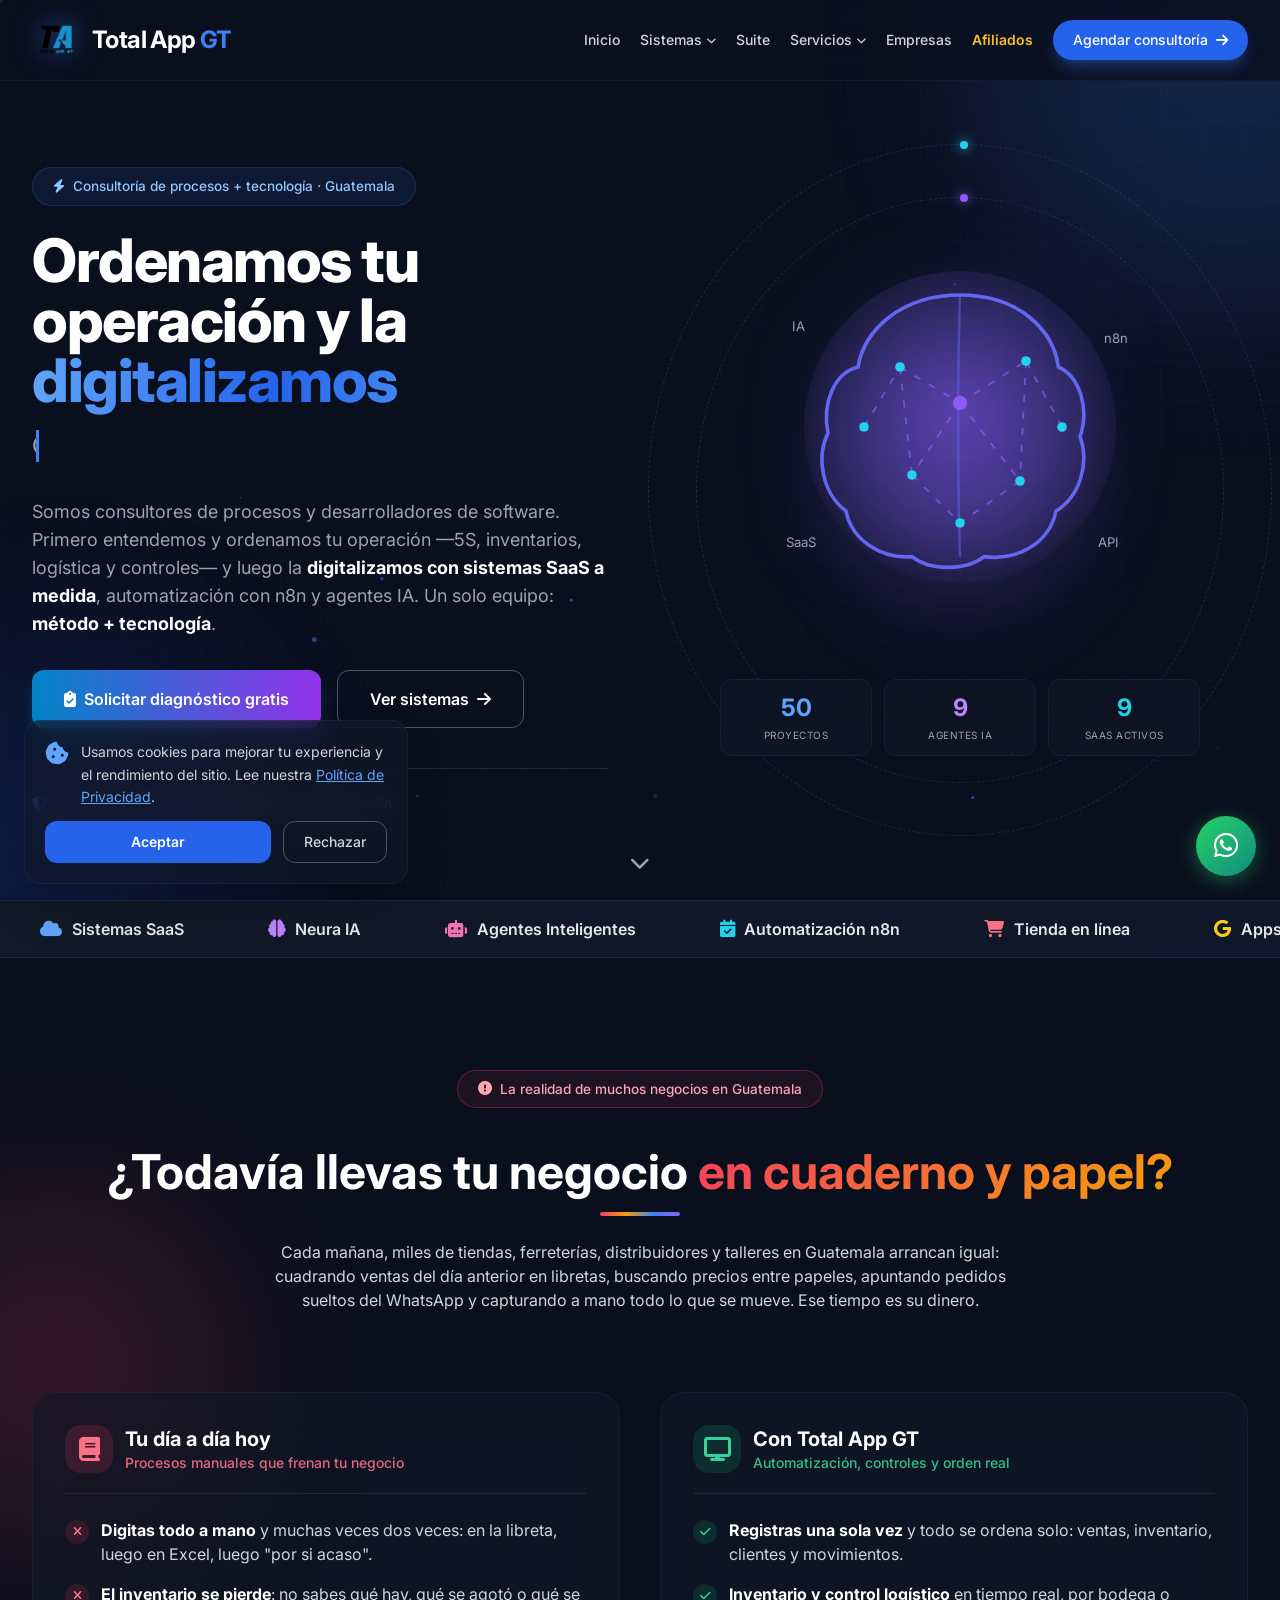
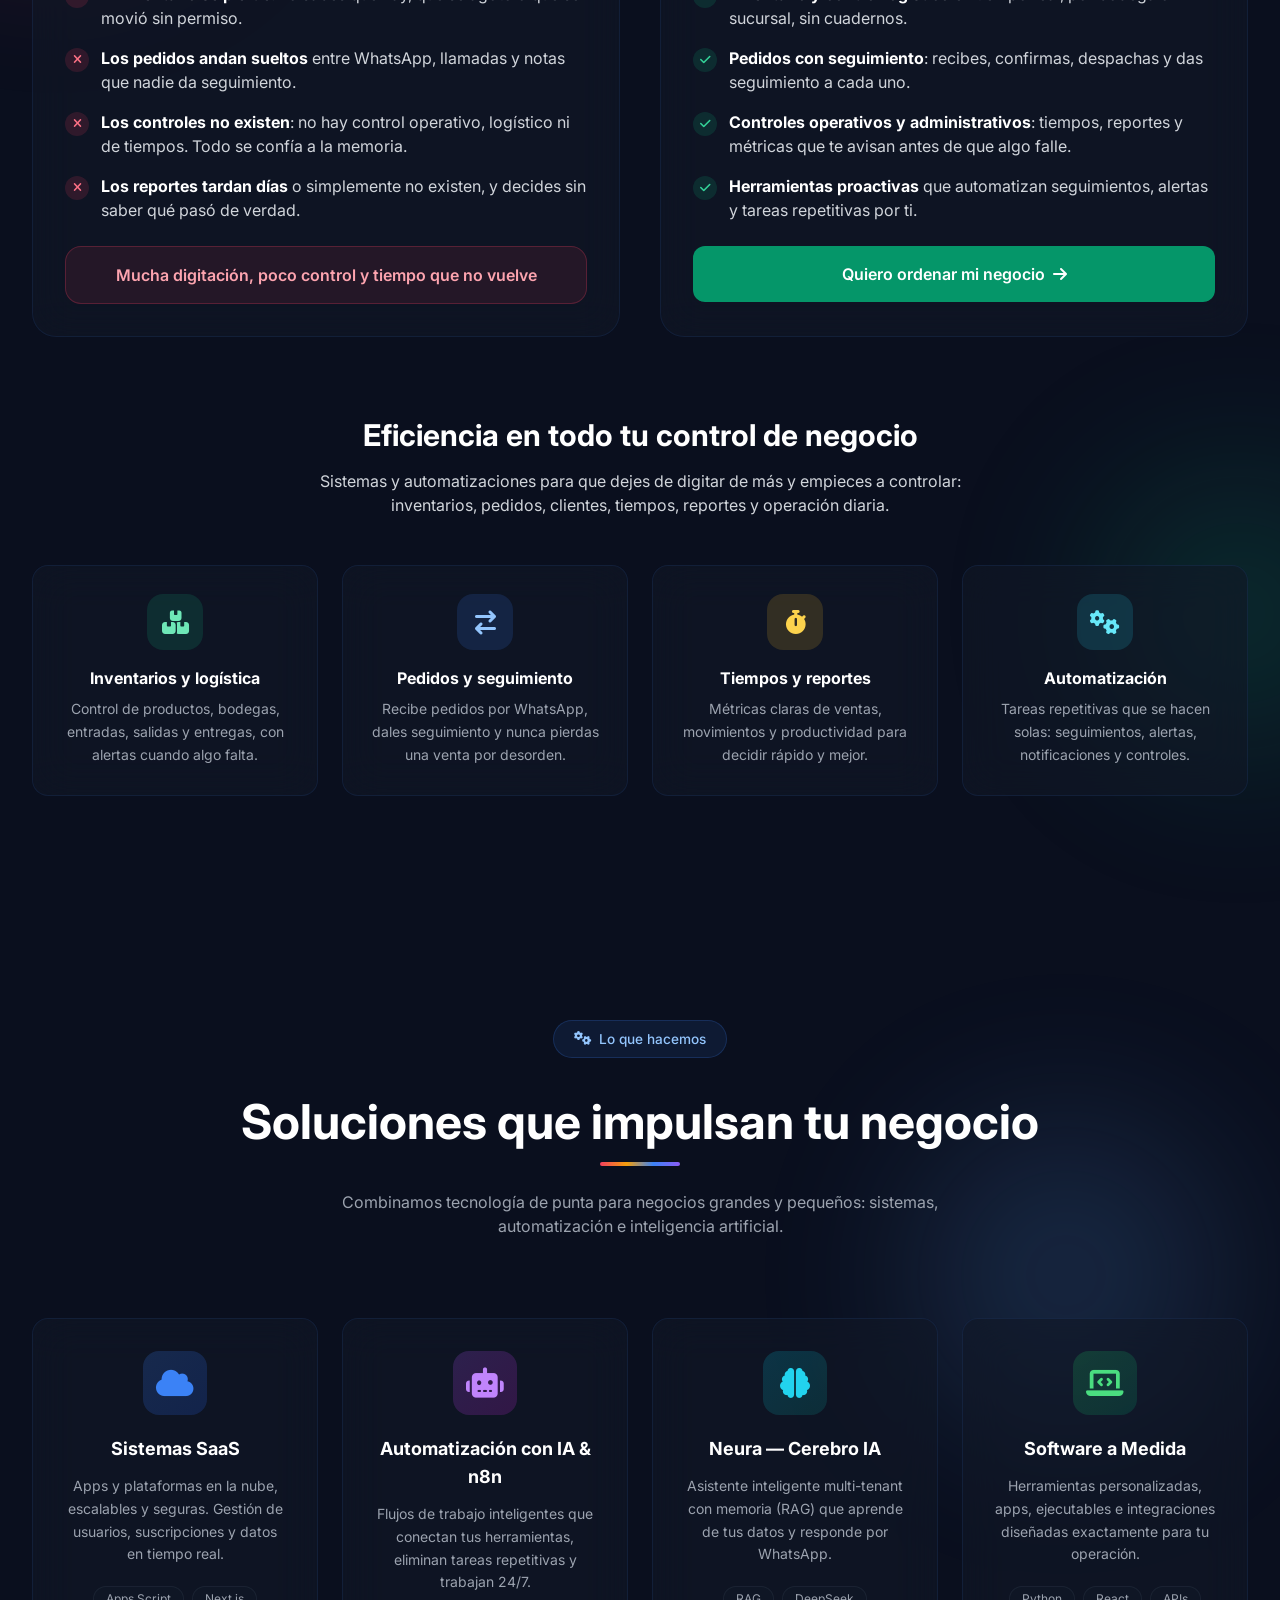
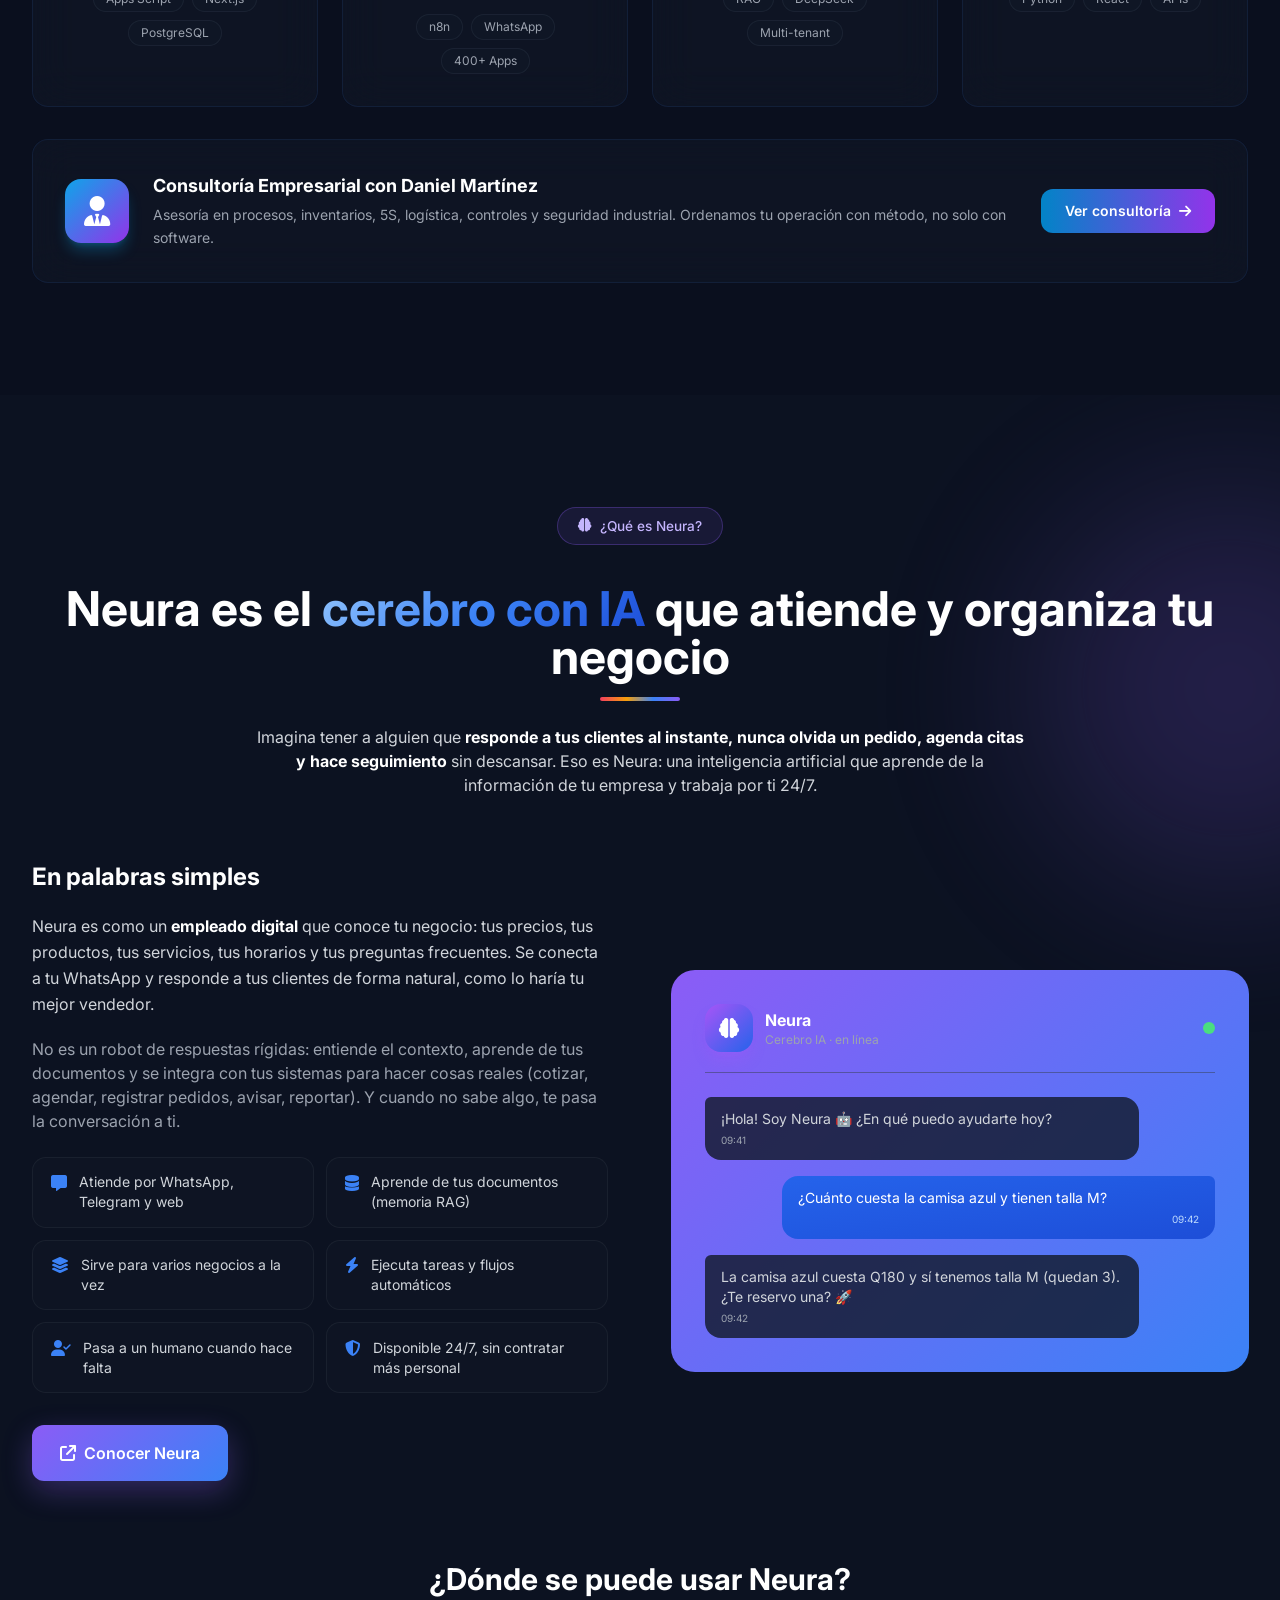
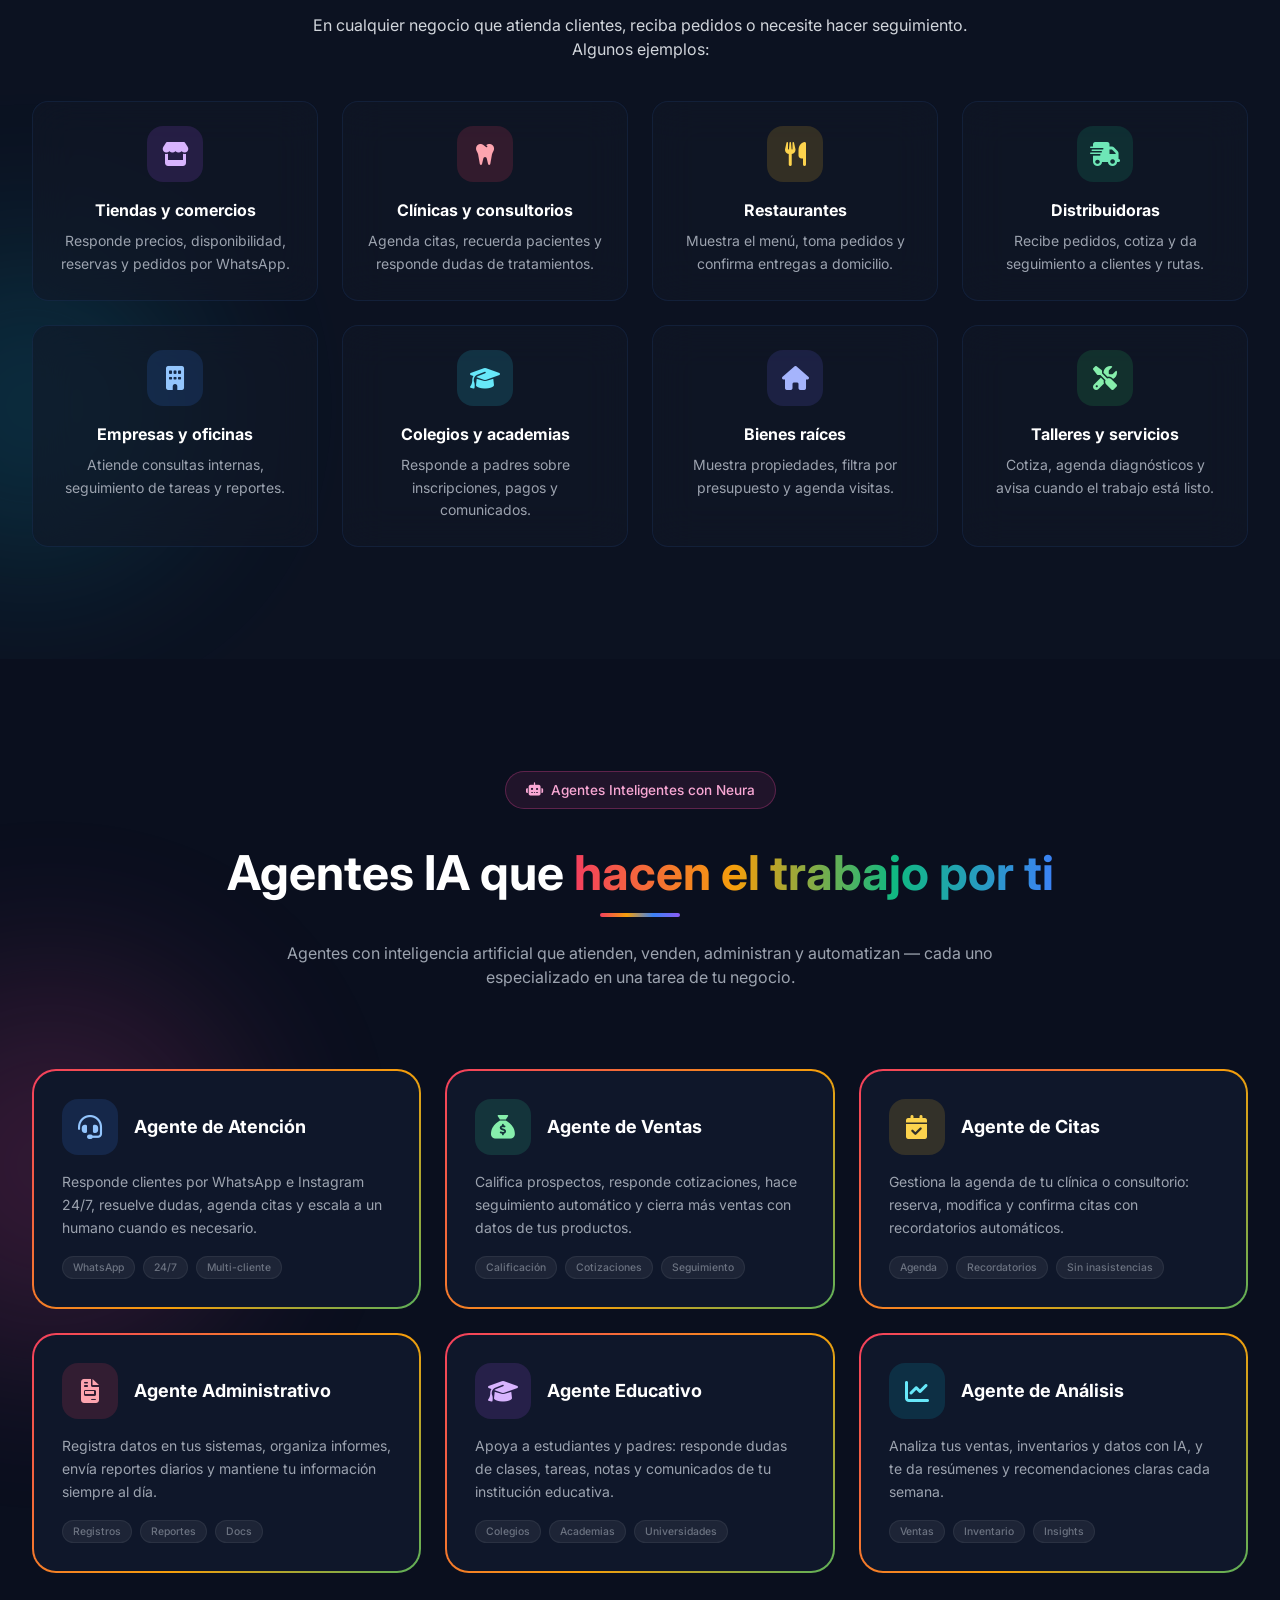
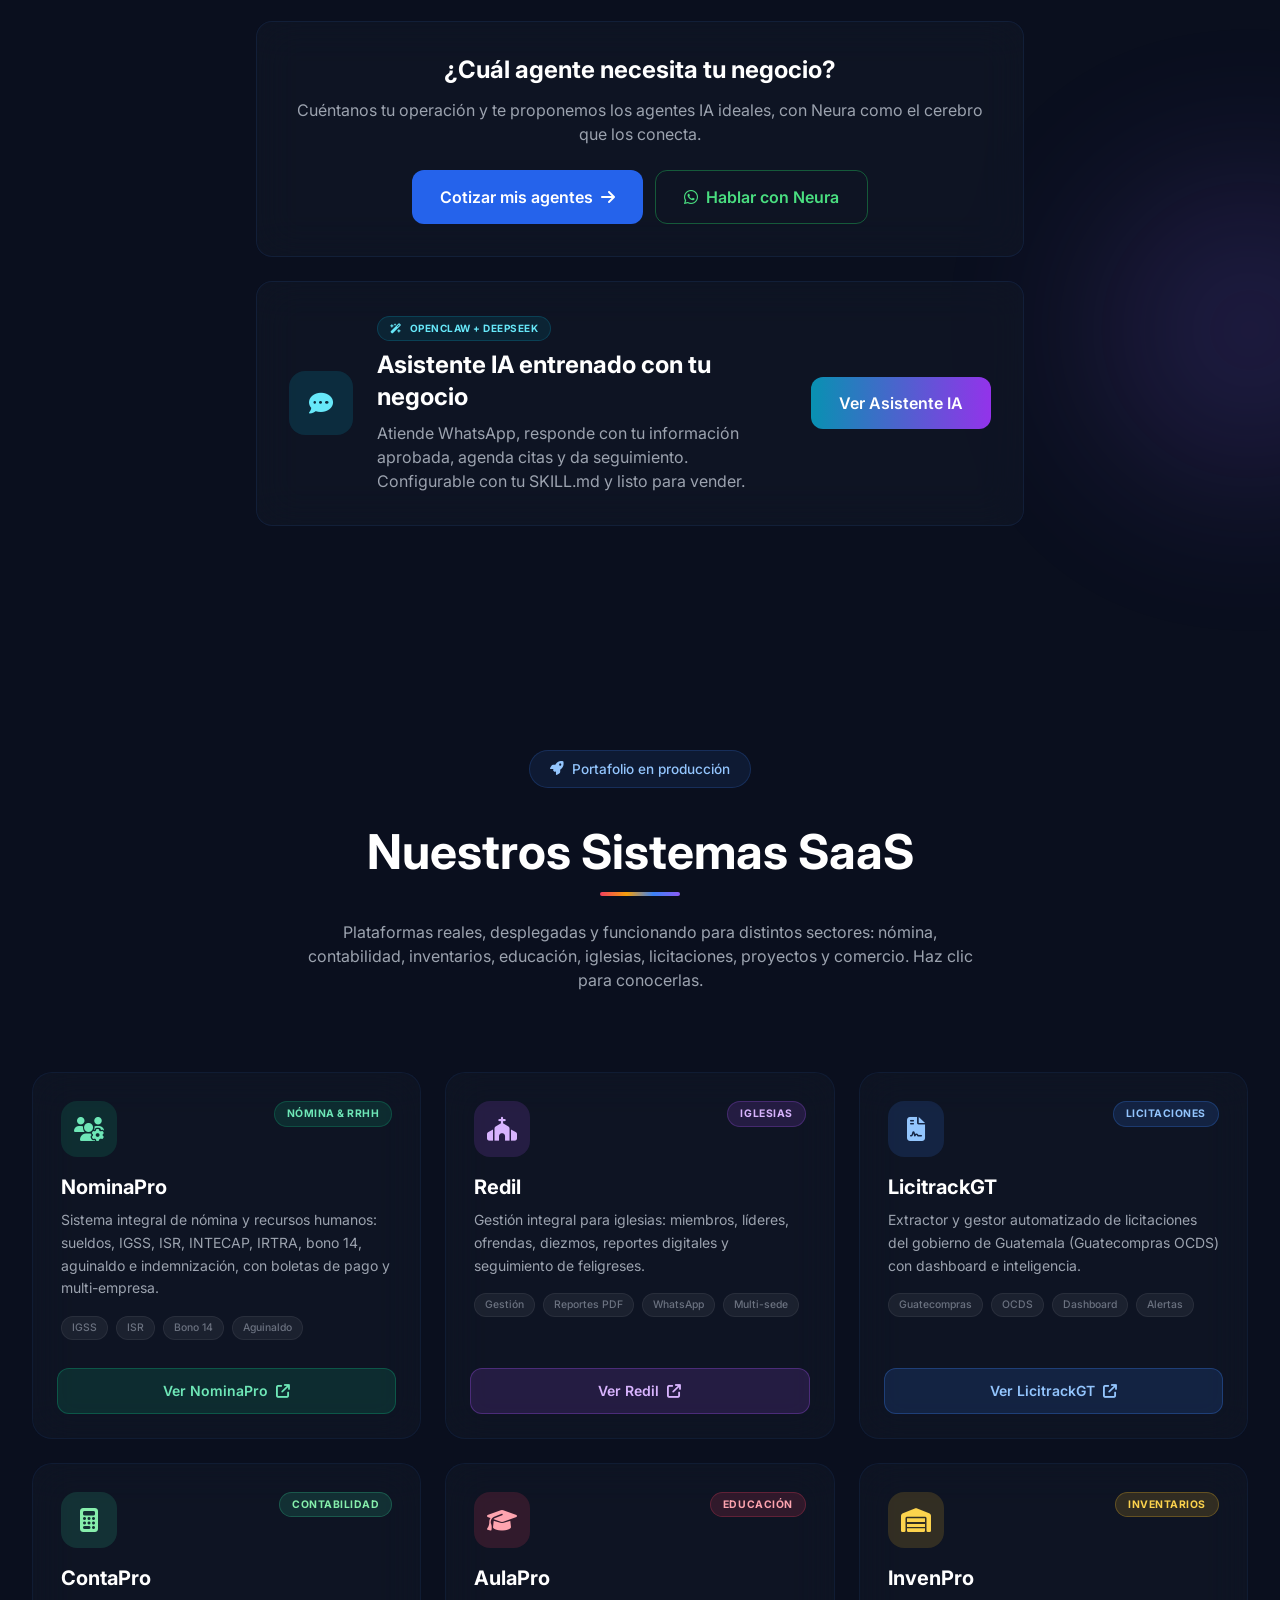
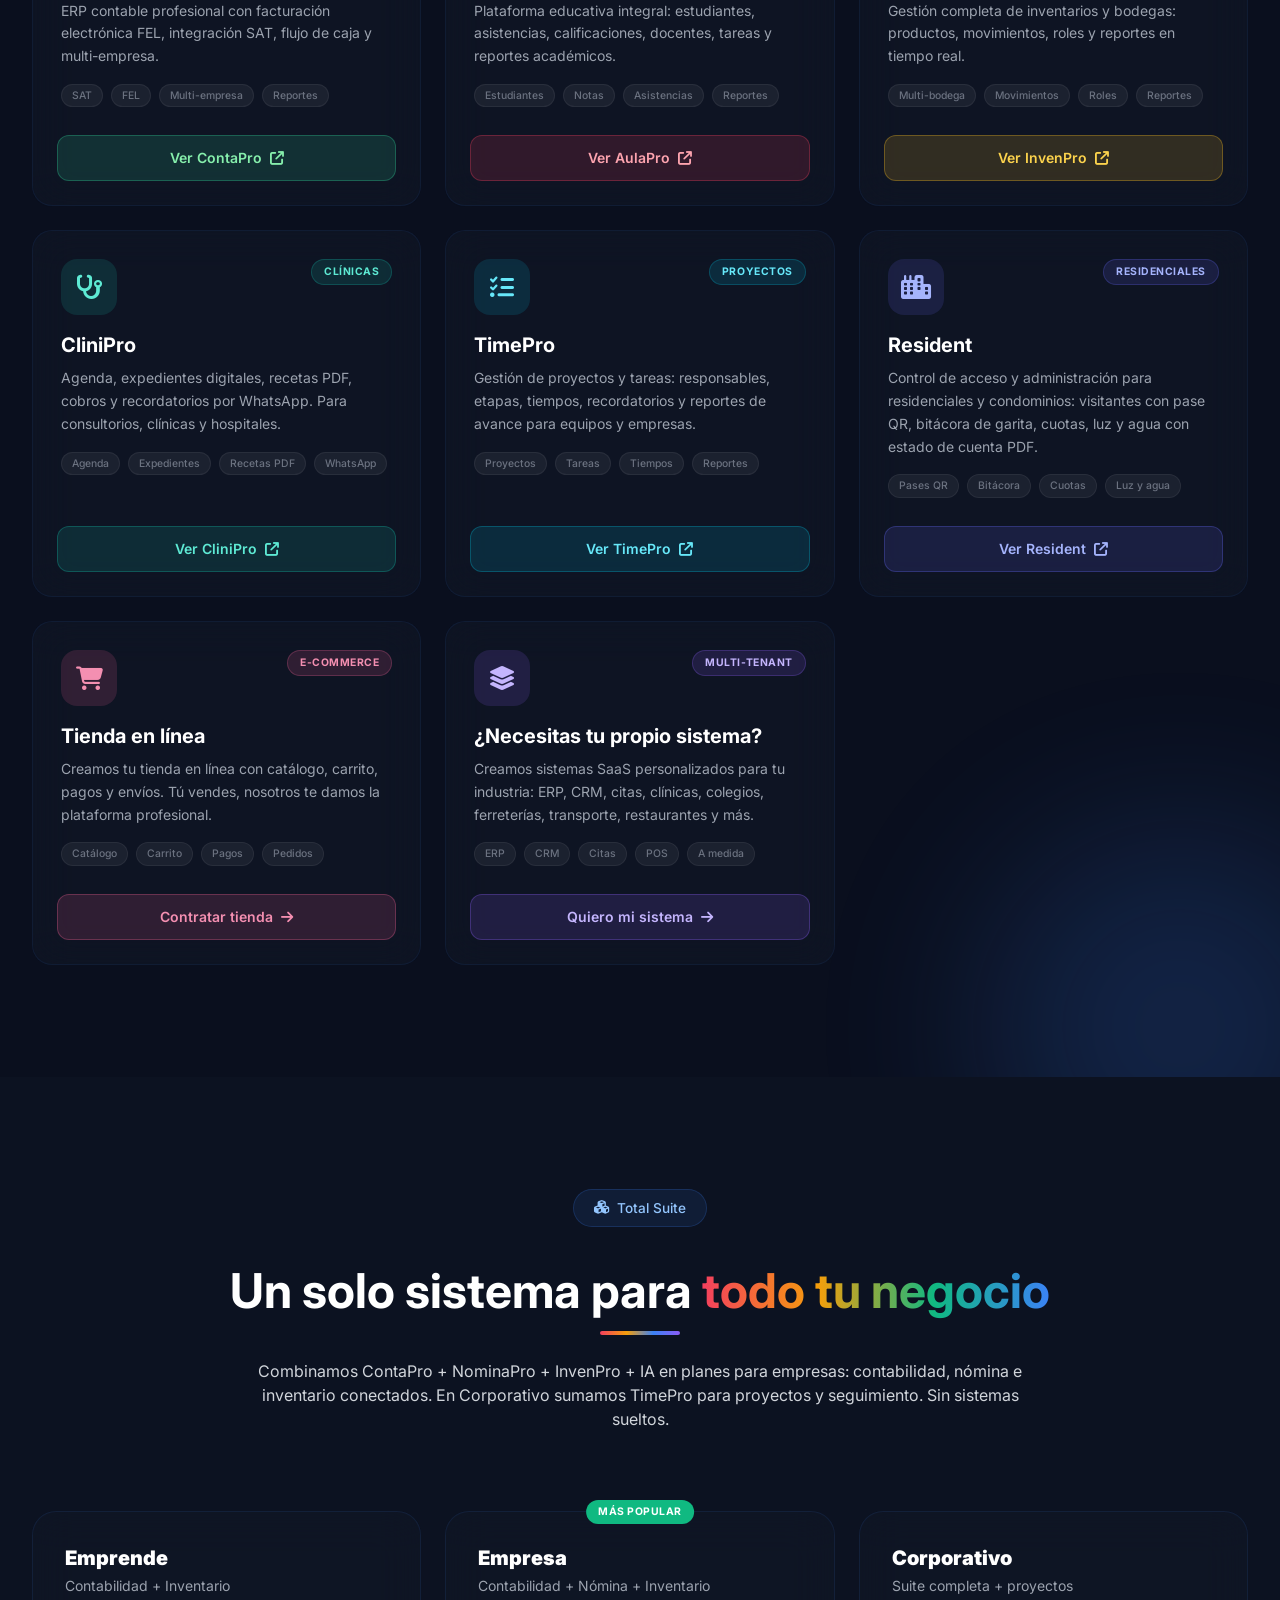
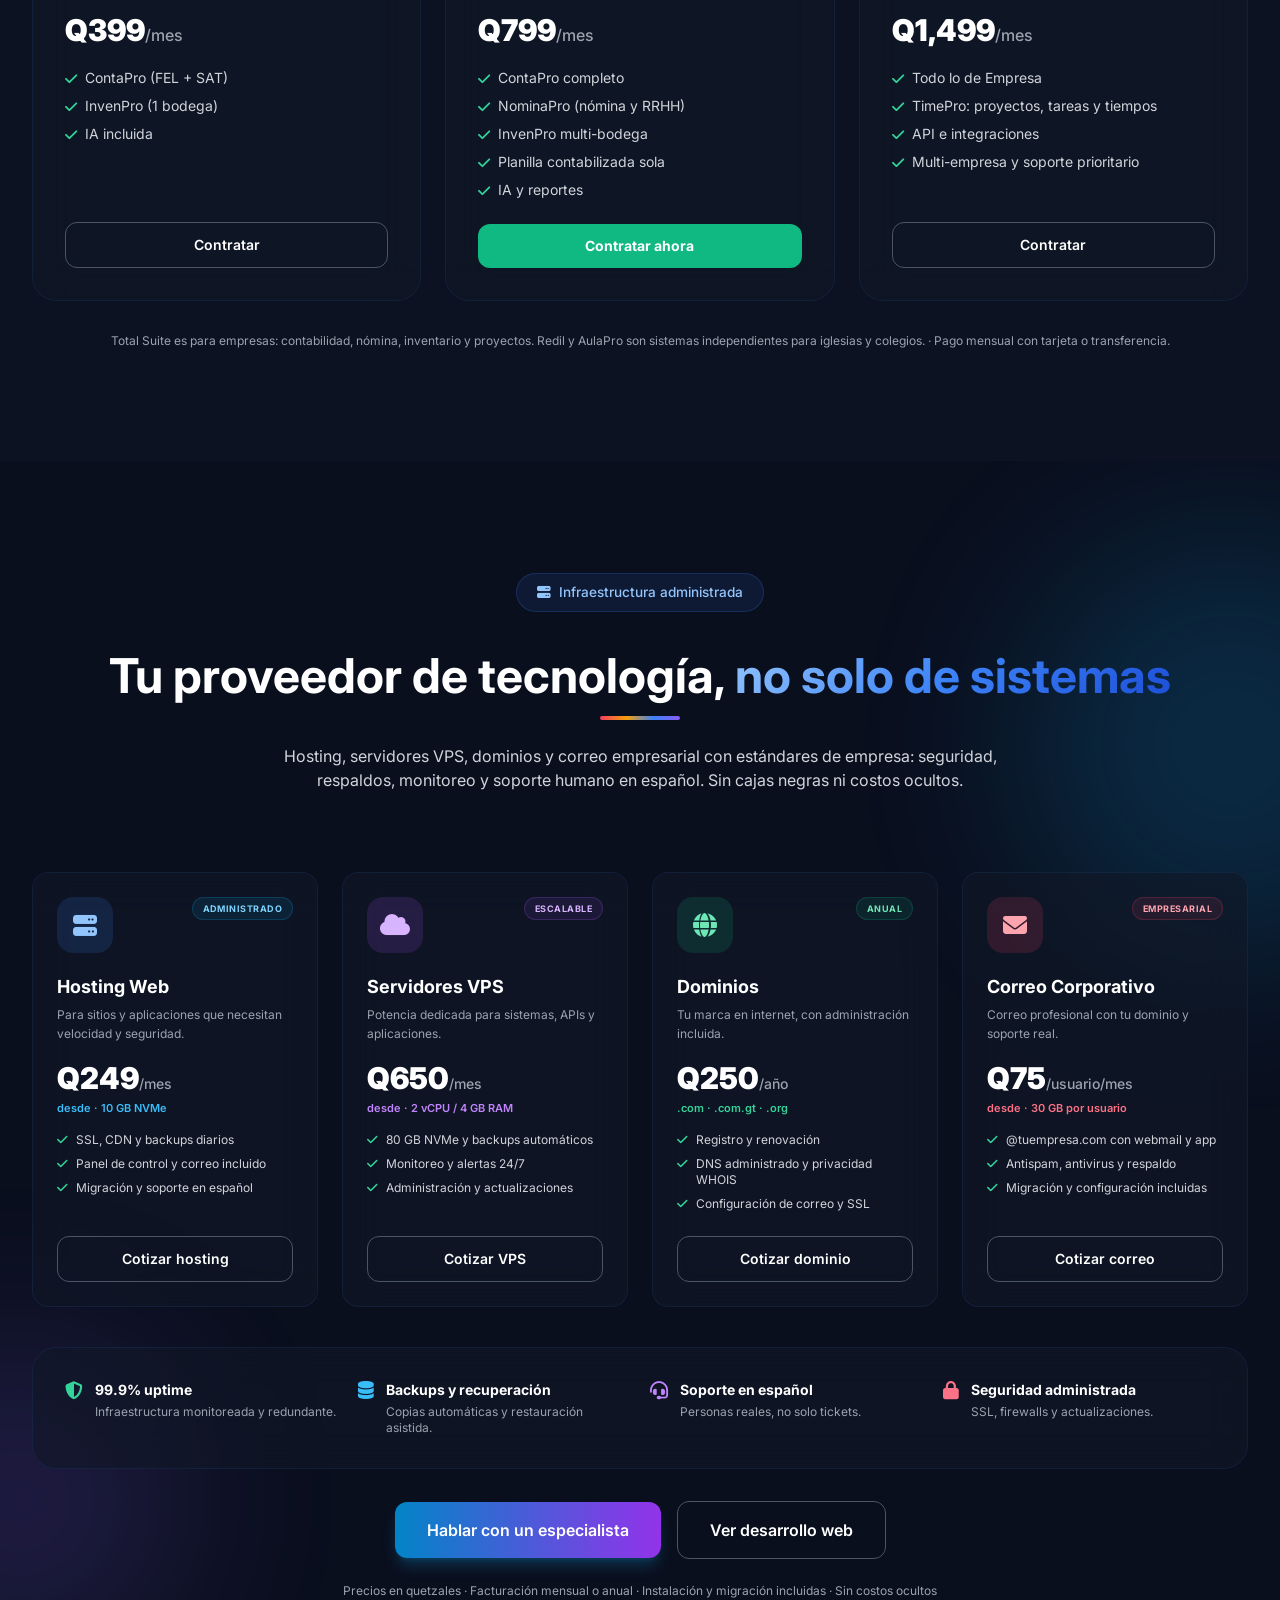
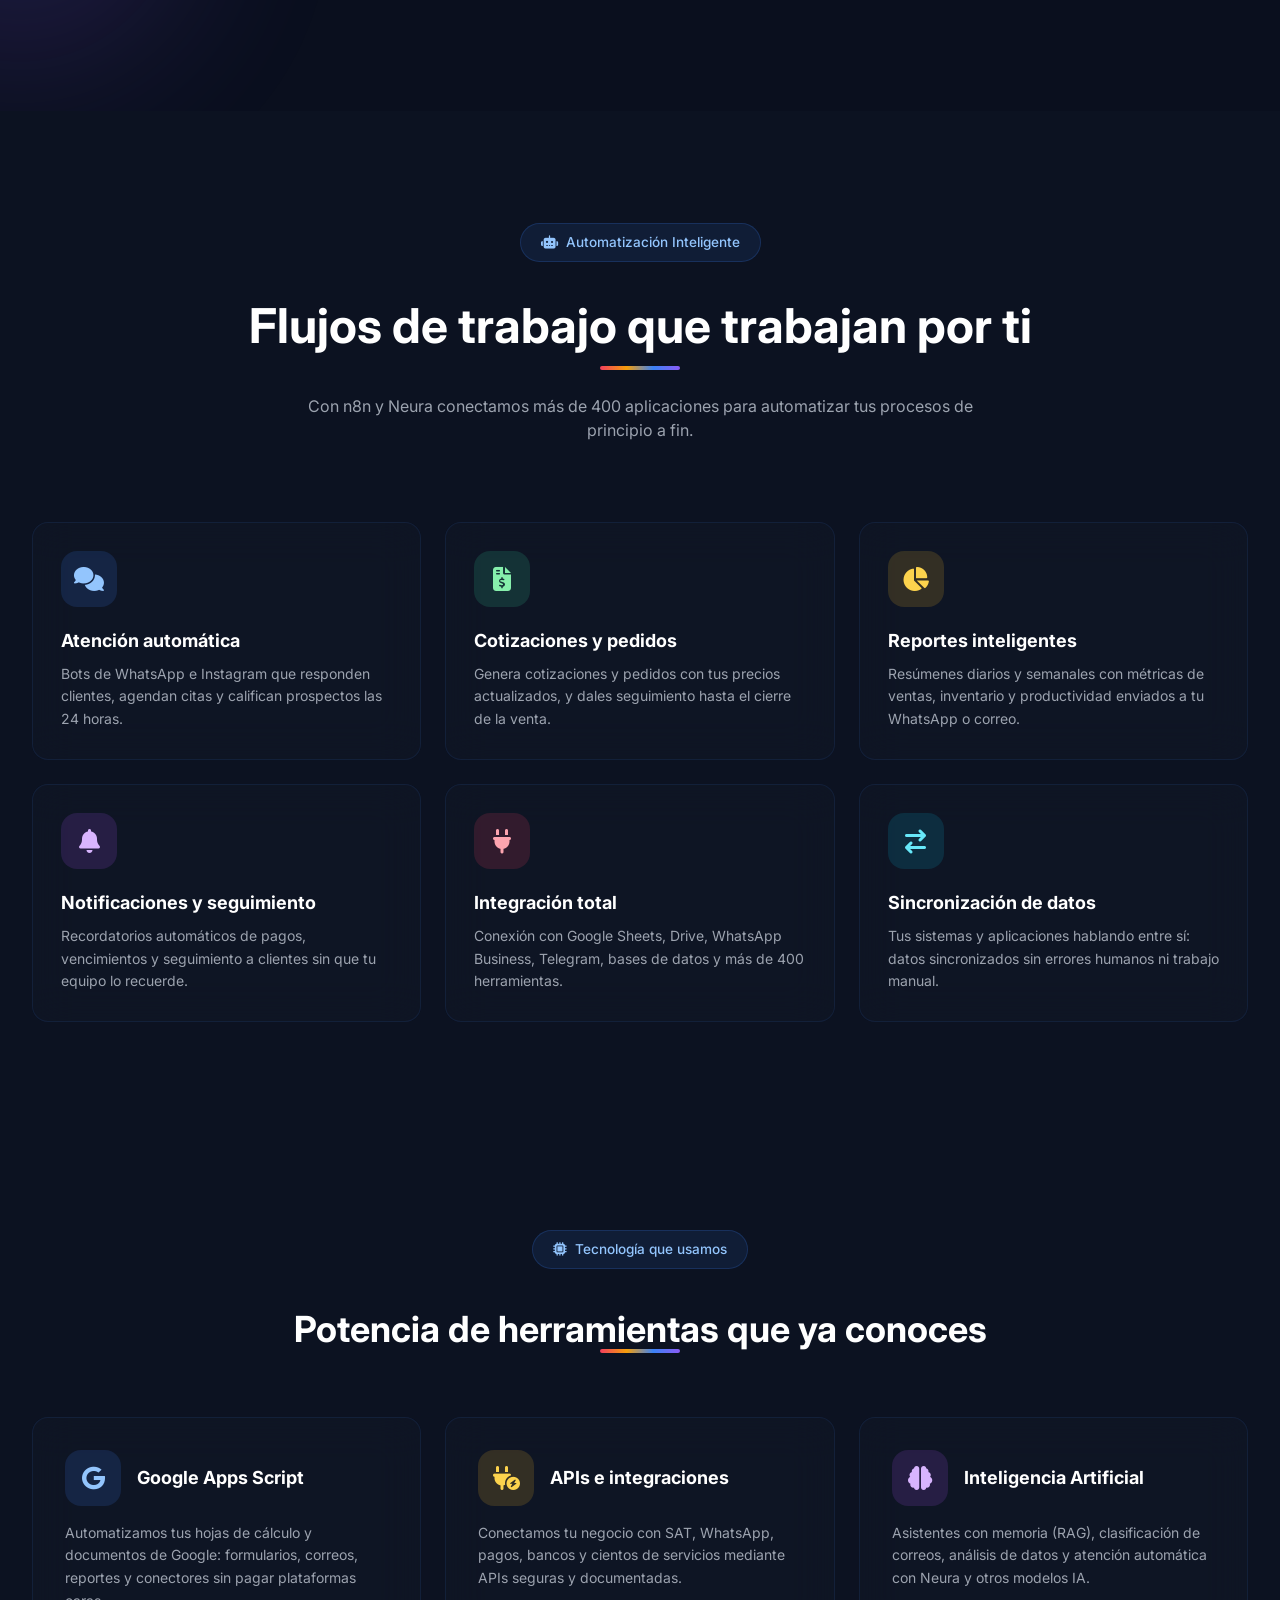
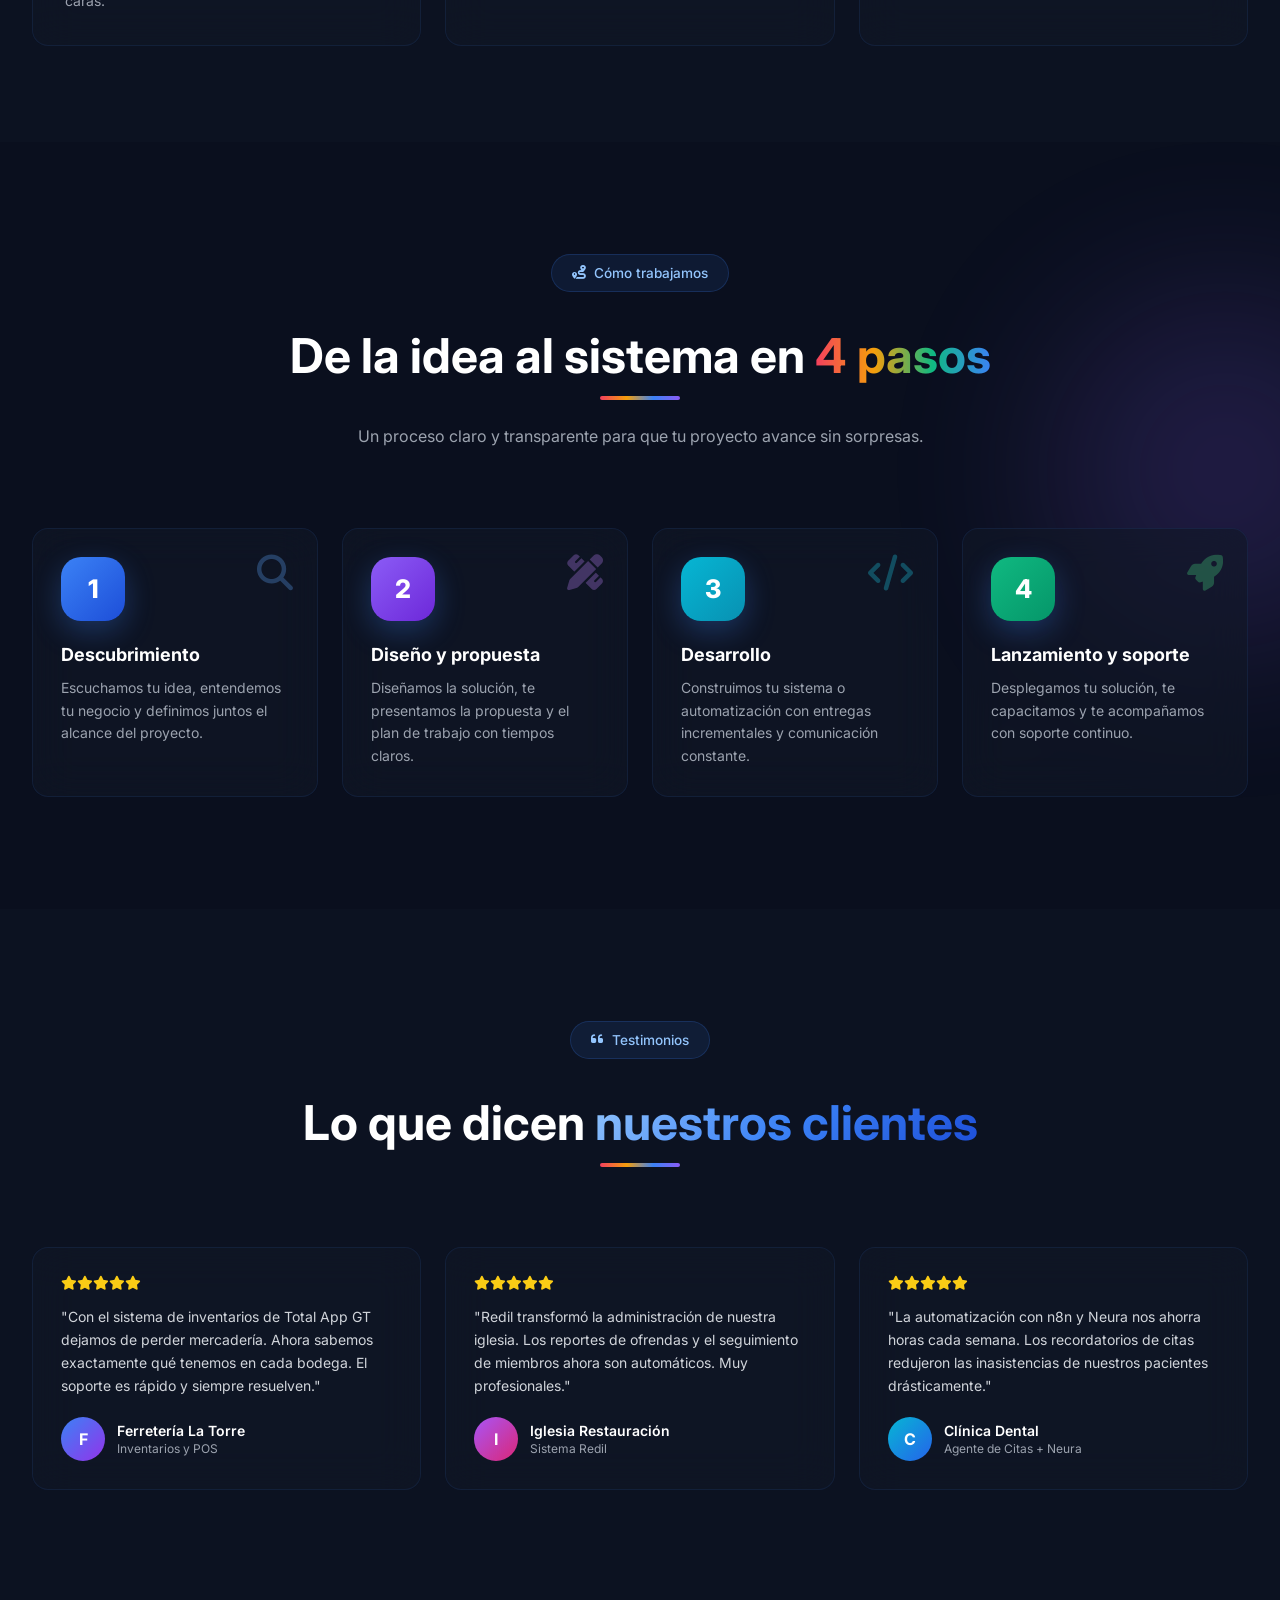
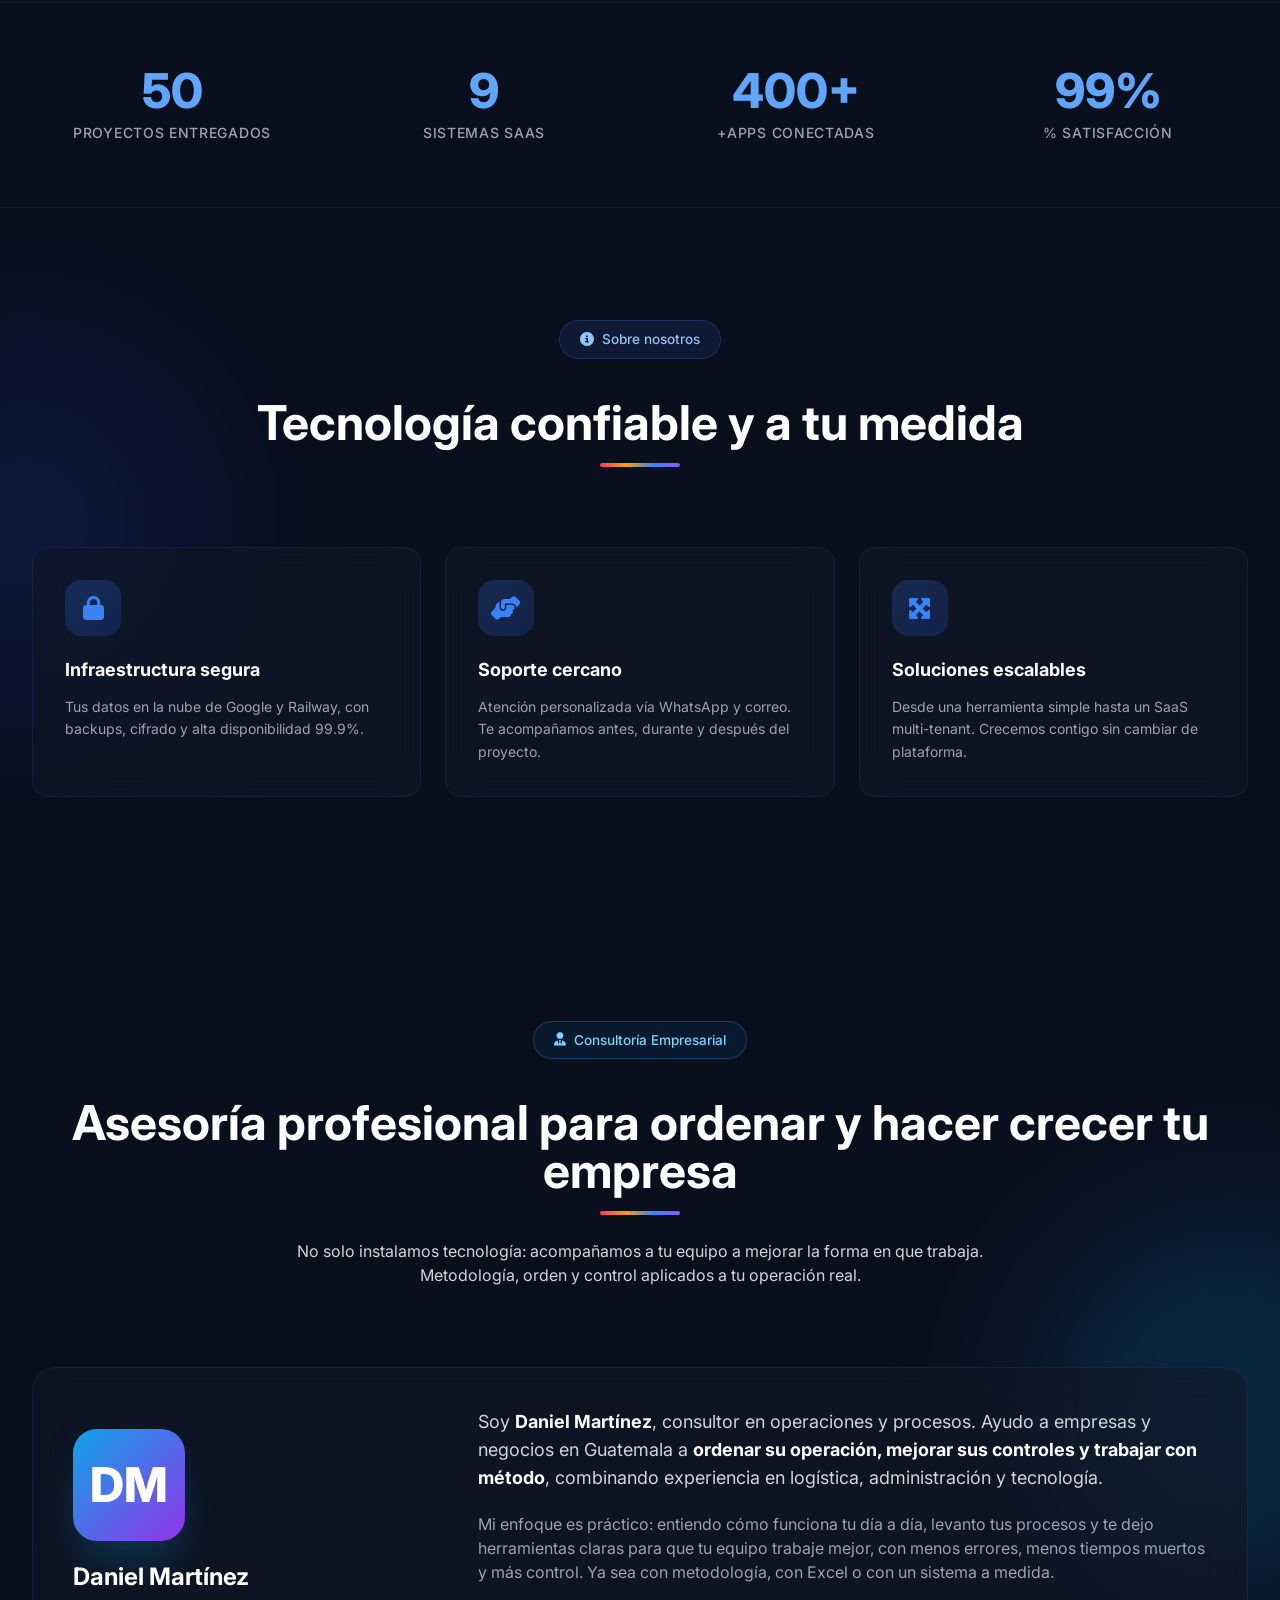
<file: index.html>
<!DOCTYPE html>
<html lang="es" class="scroll-smooth">
<head>
    <meta charset="UTF-8">
    <meta name="viewport" content="width=device-width, initial-scale=1.0">
    <meta http-equiv="Cache-Control" content="no-cache, no-store, must-revalidate">
    <meta http-equiv="Pragma" content="no-cache">
    <meta http-equiv="Expires" content="0">
    <title>Total App GT | Consultoría de Procesos y Sistemas SaaS en Guatemala</title>
    <meta name="description" content="Consultoría de procesos y operaciones (5S, inventarios, logística, controles) + sistemas SaaS a medida en Guatemala. Ordenamos tu operación y la digitalizamos. Daniel Martínez, consultor.">
    <meta name="keywords" content="consultoría empresarial Guatemala, consultor de procesos, metodología 5S, gestión de inventarios, levantamiento de procesos, controles operativos, controles administrativos, logística Guatemala, seguridad industrial, seguimiento de gestión, soluciones en Excel, automatización con IA, n8n, Neura, sistemas SaaS, software a medida, agentes IA, Google Apps Script, Python, ERP, CRM, Daniel Martínez Total App GT">
    <meta name="author" content="Total App GT">
    <meta name="robots" content="index, follow, max-image-preview:large, max-snippet:-1, max-video-preview:-1">
    <meta name="language" content="Spanish">
    <meta name="geo.region" content="GT">
    <meta name="geo.placename" content="Guatemala">
    <meta name="theme-color" content="#0a0f1e">
    <link rel="canonical" href="https://totalappgt.com/">

    <!-- Open Graph -->
    <meta property="og:type" content="website">
    <meta property="og:locale" content="es_GT">
    <meta property="og:site_name" content="Total App GT">
    <meta property="og:title" content="Total App GT | Consultoría de Procesos + Sistemas SaaS">
    <meta property="og:description" content="Ordenamos tu operación y la digitalizamos: consultoría en procesos, inventarios y controles, más sistemas SaaS a medida para empresas en Guatemala.">
    <meta property="og:url" content="https://totalappgt.com/">
    <meta property="og:image" content="https://totalappgt.com/logo.png">

    <!-- Twitter Card -->
    <meta name="twitter:card" content="summary">
    <meta name="twitter:title" content="Total App GT | Consultoría de Procesos y Sistemas SaaS">
    <meta name="twitter:description" content="Consultoría en procesos, inventarios y controles + sistemas SaaS a medida en Guatemala.">
    <meta name="twitter:image" content="https://totalappgt.com/logo.png">

    <!-- Favicons -->
    <link rel="icon" type="image/png" href="logo.png">
    <link rel="apple-touch-icon" href="logo.png">

    <!-- Performance -->
    <link rel="preconnect" href="https://fonts.googleapis.com">
    <link rel="preconnect" href="https://fonts.gstatic.com" crossorigin>
    <link rel="preconnect" href="https://cdnjs.cloudflare.com">
    <link rel="preload" href="tailwind-compiled.css?v=9" as="style">

    <link rel="stylesheet" href="tailwind-compiled.css?v=9">
    <link href="https://fonts.googleapis.com/css2?family=Inter:wght@300;400;500;600;700;800;900&display=swap" rel="stylesheet">
    <link rel="stylesheet" href="https://cdnjs.cloudflare.com/ajax/libs/font-awesome/6.4.0/css/all.min.css" media="print" onload="this.media='all'">
    <noscript><link rel="stylesheet" href="https://cdnjs.cloudflare.com/ajax/libs/font-awesome/6.4.0/css/all.min.css"></noscript>

    <!-- Schema.org: Organización -->
    <script type="application/ld+json">
    {
        "@context": "https://schema.org",
        "@type": "Organization",
        "name": "Total App GT",
        "url": "https://totalappgt.com/",
        "logo": "https://totalappgt.com/logo.png",
        "description": "Consultoría de procesos y operaciones (5S, inventarios, logística, controles) y desarrollo de sistemas SaaS a medida en Guatemala. Ordenamos y digitalizamos empresas.",
        "email": "totalappgt@gmail.com",
        "telephone": "+50258303182",
        "address": { "@type": "PostalAddress", "addressLocality": "Guatemala", "addressCountry": "GT" },
        "sameAs": [ "https://facebook.com/totalappgt" ]
    }
    </script>

    <!-- Schema.org: WebSite -->
    <script type="application/ld+json">
    {
        "@context": "https://schema.org",
        "@type": "WebSite",
        "name": "Total App GT",
        "url": "https://totalappgt.com/",
        "inLanguage": "es",
        "publisher": { "@type": "Organization", "name": "Total App GT" }
    }
    </script>

    <!-- Schema.org: LocalBusiness -->
    <script type="application/ld+json">
    {
        "@context": "https://schema.org",
        "@type": "ProfessionalService",
        "name": "Total App GT",
        "description": "Consultoría de procesos y operaciones + desarrollo de sistemas SaaS y automatización en Guatemala.",
        "url": "https://totalappgt.com/",
        "telephone": "+50258303182",
        "email": "totalappgt@gmail.com",
        "address": { "@type": "PostalAddress", "addressLocality": "Guatemala", "addressCountry": "GT" },
        "priceRange": "$$",
        "openingHours": "Mo-Fr 09:00-18:00",
        "areaServed": ["GT", "Latinoamérica"]
    }
    </script>
    <script type="application/ld+json">
    {
        "@context": "https://schema.org",
        "@type": "Service",
        "name": "Consultoría Empresarial en Procesos y Operaciones",
        "serviceType": "Business Consulting",
        "description": "Consultoría en inventarios, metodología 5S, levantamiento de procesos, controles operativos y administrativos, logística, seguridad industrial, seguimiento de gestión y soluciones en Excel.",
        "provider": {
            "@type": "Person",
            "name": "Daniel Martínez",
            "jobTitle": "Consultor en procesos y operaciones",
            "worksFor": { "@type": "Organization", "name": "Total App GT" },
            "telephone": "+50258303182",
            "email": "totalappgt@gmail.com"
        },
        "areaServed": ["GT", "Latinoamérica"]
    }
    </script>
    <style>
        *{margin:0;padding:0;box-sizing:border-box}
        body{font-family:'Inter',sans-serif;background:#0a0f1e;overflow-x:hidden;color:#e5e7eb}
        ::selection{background:#3b82f6;color:#fff}
        #particles-canvas{position:fixed;top:0;left:0;width:100%;height:100%;z-index:0;pointer-events:none}

        /* Scroll progress bar */
        #scroll-progress{position:fixed;top:0;left:0;height:4px;width:0;z-index:9999;background:linear-gradient(90deg,#f43f5e,#f59e0b,#10b981,#3b82f6,#8b5cf6,#ec4899);background-size:400% 400%;animation:gradientShift 6s ease infinite;transition:width .1s}
        @keyframes gradientShift{0%{background-position:0% 50%}50%{background-position:100% 50%}100%{background-position:0% 50%}}

        .glass{background:rgba(17,24,39,.6);backdrop-filter:blur(20px);-webkit-backdrop-filter:blur(20px);border:1px solid rgba(59,130,246,.1)}
        .reveal{opacity:0;transform:translateY(40px);transition:all .8s cubic-bezier(.23,1,.32,1)}
        .reveal.active{opacity:1;transform:translateY(0)}
        .reveal-left{opacity:0;transform:translateX(-60px);transition:all .9s cubic-bezier(.23,1,.32,1)}
        .reveal-left.active{opacity:1;transform:translateX(0)}
        .reveal-right{opacity:0;transform:translateX(60px);transition:all .9s cubic-bezier(.23,1,.32,1)}
        .reveal-right.active{opacity:1;transform:translateX(0)}
        .reveal-scale{opacity:0;transform:scale(.85);transition:all .8s cubic-bezier(.23,1,.32,1)}
        .reveal-scale.active{opacity:1;transform:scale(1)}

        .gradient-text{background:linear-gradient(135deg,#93c5fd,#3b82f6,#1d4ed8);-webkit-background-clip:text;-webkit-text-fill-color:transparent;background-clip:text}
        .gradient-text-warm{background:linear-gradient(135deg,#f43f5e,#f59e0b);-webkit-background-clip:text;-webkit-text-fill-color:transparent;background-clip:text}
        .gradient-text-multi{background:linear-gradient(90deg,#f43f5e,#f59e0b,#10b981,#3b82f6,#8b5cf6,#ec4899,#f43f5e);background-size:200% auto;-webkit-background-clip:text;background-clip:text;-webkit-text-fill-color:transparent;color:transparent;-webkit-box-decoration-break:clone;box-decoration-break:clone;display:inline;padding-bottom:.12em;animation:gradientShift 8s linear infinite}
        .gradient-animate{background:linear-gradient(90deg,#60a5fa,#2563eb,#60a5fa,#3b82f6);background-size:200% auto;-webkit-background-clip:text;-webkit-text-fill-color:transparent;background-clip:text;animation:shine 6s linear infinite}

        .btn-glow{position:relative;overflow:hidden}
        .btn-glow::after{content:'';position:absolute;top:-50%;left:-50%;width:200%;height:200%;background:radial-gradient(circle,rgba(59,130,246,.35) 0%,transparent 70%);opacity:0;transition:opacity .4s}
        .btn-glow:hover::after{opacity:1}

        .whatsapp-btn{position:fixed;bottom:24px;right:24px;z-index:999;width:60px;height:60px;border-radius:50%;background:linear-gradient(135deg,#25D366,#128C7E);color:#fff;display:flex;align-items:center;justify-content:center;font-size:28px;box-shadow:0 4px 20px rgba(37,211,102,.4);transition:all .3s;animation:pulse 2s infinite}
        .whatsapp-btn:hover{transform:scale(1.1) rotate(10deg);box-shadow:0 8px 30px rgba(37,211,102,.6)}
        .nav-scrolled{background:rgba(10,15,30,.96)!important;border-bottom-color:rgba(59,130,246,.25)!important;box-shadow:0 10px 40px rgba(0,0,0,.4)}
        .gradient-bar{width:80px;height:4px;background:linear-gradient(90deg,#f43f5e,#f59e0b,#3b82f6,#8b5cf6);border-radius:2px;margin:0 auto}
        .parallax-shape{position:absolute;border-radius:50%;filter:blur(90px);opacity:.18;pointer-events:none}
        .grid-bg{background-image:linear-gradient(rgba(59,130,246,.05) 1px,transparent 1px),linear-gradient(90deg,rgba(59,130,246,.05) 1px,transparent 1px);background-size:40px 40px;animation:gridMove 20s linear infinite}
        .form-input:focus{box-shadow:0 0 0 3px rgba(59,130,246,.2);outline:none}

        /* Marquee ticker */
        .marquee{overflow:hidden;white-space:nowrap;position:relative;background:linear-gradient(90deg,#111827,#0f172a);border-top:1px solid rgba(59,130,246,.15);border-bottom:1px solid rgba(59,130,246,.15)}
        .marquee-track{display:inline-block;white-space:nowrap;animation:marqueeMove 30s linear infinite}
        .marquee:hover .marquee-track{animation-play-state:paused}
        .marquee-item{display:inline-flex;align-items:center;gap:.6rem;padding:1rem 2.5rem;font-size:1rem;font-weight:600;color:#e5e7eb}
        .marquee-item i{font-size:1.1rem}
        @keyframes marqueeMove{0%{transform:translateX(0)}100%{transform:translateX(-50%)}}

        /* Borde gradiente animado en cards */
        .card-border-grad{position:relative;border-radius:1.5rem;padding:2px;background:linear-gradient(135deg,#f43f5e,#f59e0b,#10b981,#3b82f6,#8b5cf6,#f43f5e);background-size:300% 300%;animation:gradientShift 8s ease infinite}
        .card-border-grad>div{border-radius:calc(1.5rem - 2px);background:#0f172a}

        .sys-card{position:relative;border-radius:1.25rem;overflow:hidden;background:rgba(17,24,39,.6);backdrop-filter:blur(20px);border:1px solid rgba(59,130,246,.08);transition:all .5s cubic-bezier(.23,1,.32,1);display:flex;flex-direction:column}
        .sys-card:hover{transform:translateY(-8px);border-color:rgba(59,130,246,.35);box-shadow:0 25px 60px -15px rgba(59,130,246,.25)}
        .sys-card .sys-icon-wrap{width:56px;height:56px;border-radius:16px;display:flex;align-items:center;justify-content:center;font-size:1.5rem;transition:all .4s;flex-shrink:0}
        .sys-card:hover .sys-icon-wrap{transform:scale(1.1) rotate(-5deg)}
        .sys-card-tags span{padding:3px 10px;border-radius:999px;font-size:.65rem;font-weight:500;background:rgba(255,255,255,.06);color:#6b7280;border:1px solid rgba(255,255,255,.06)}

        .badge-soft{display:inline-flex;align-items:center;gap:.5rem;padding:.5rem 1.25rem;border-radius:999px;background:rgba(59,130,246,.1);border:1px solid rgba(59,130,246,.2);color:#93c5fd;font-size:.85rem;font-weight:500}
        .nav-link{position:relative;transition:color .3s}
        .nav-link::after{content:'';position:absolute;bottom:-4px;left:0;width:0;height:2px;background:linear-gradient(90deg,#f43f5e,#3b82f6,#8b5cf6);transition:width .3s;border-radius:2px}
        .nav-link:hover::after{width:100%}
        .nav-link:hover{color:#fff}
        .step-number{width:64px;height:64px;border-radius:20px;display:flex;align-items:center;justify-content:center;font-size:1.6rem;font-weight:800;background:linear-gradient(135deg,#3b82f6,#1d4ed8);color:#fff;box-shadow:0 10px 30px rgba(59,130,246,.3);flex-shrink:0}
        .feature-check{display:flex;align-items:flex-start;gap:.75rem;padding:.9rem 1.1rem;border-radius:14px;background:rgba(17,24,39,.5);border:1px solid rgba(255,255,255,.05);transition:all .3s}
        .feature-check:hover{border-color:rgba(59,130,246,.3);transform:translateX(6px)}
        .feature-check i{color:#3b82f6;margin-top:.15rem;flex-shrink:0}
        .neura-glow{position:relative}
        .neura-glow::before{content:'';position:absolute;inset:-2px;border-radius:inherit;background:linear-gradient(135deg,#8b5cf6,#3b82f6,#06b6d4,#8b5cf6);background-size:300% 300%;animation:gridMove 6s ease infinite;z-index:-1}
        @keyframes gridMove{0%{background-position:0% 50%}50%{background-position:100% 50%}100%{background-position:0% 50%}}

        /* CTA flotante lateral */
        .side-cta{position:fixed;left:0;top:50%;transform:translateY(-50%);z-index:998;writing-mode:vertical-rl;padding:1rem .6rem;border-radius:0 12px 12px 0;background:linear-gradient(135deg,#3b82f6,#8b5cf6);color:#fff;font-weight:700;font-size:.8rem;letter-spacing:.1em;text-transform:uppercase;cursor:pointer;box-shadow:0 10px 30px rgba(59,130,246,.3);transition:all .3s}
        .side-cta:hover{padding-left:1rem;background:linear-gradient(135deg,#2563eb,#7c3aed)}
        .side-cta a{color:#fff;text-decoration:none}

        /* Floating decorative */
        .float-icon{position:absolute;opacity:.35;animation:float 6s ease-in-out infinite}
        /* Cerebro animado SVG */
        .brain-container{position:relative;width:100%;max-width:480px;margin:0 auto}
        .brain-svg{width:100%;height:auto;filter:drop-shadow(0 0 40px rgba(99,102,241,.35))}
        .neuron{animation:neuronPulse 2.5s ease-in-out infinite}
        .neuron:nth-child(odd){animation-delay:.6s}
        .neuron:nth-child(3n){animation-delay:1.2s}
        @keyframes neuronPulse{0%,100%{opacity:.5;r:3}50%{opacity:1;r:5}}
        .synapse{stroke-dasharray:6 8;animation:synapseFlow 3s linear infinite}
        @keyframes synapseFlow{to{stroke-dashoffset:-28}}
        .brain-glow{position:absolute;inset:15%;border-radius:50%;background:radial-gradient(circle,rgba(139,92,246,.25),transparent 70%);filter:blur(30px);animation:brainGlow 4s ease-in-out infinite}
        @keyframes brainGlow{0%,100%{opacity:.5;transform:scale(1)}50%{opacity:.9;transform:scale(1.08)}}
        .orbit-ring{position:absolute;border:1px dashed rgba(99,102,241,.25);border-radius:50%;animation:orbitSpin 20s linear infinite}
        @keyframes orbitSpin{to{transform:rotate(360deg)}}
        .orbit-dot{position:absolute;width:8px;height:8px;border-radius:50%;top:-4px;left:50%;box-shadow:0 0 12px currentColor}

        .tilt-card{transition:transform .4s cubic-bezier(.23,1,.32,1)}
        .tilt-card:hover{transform:translateY(-6px) rotateX(3deg) rotateY(2deg)}

        @media (max-width:640px){
            .whatsapp-btn{width:50px;height:50px;font-size:24px;bottom:16px;right:16px}
            h1{font-size:2.4rem!important}
            .side-cta{display:none}
        }
        /* Dropdown Sistemas */
        .dropdown-menu{opacity:0;visibility:hidden;transform:translateY(8px);transition:opacity .2s ease,transform .2s ease,visibility .2s;pointer-events:none}
        .dropdown:hover .dropdown-menu,.dropdown:focus-within .dropdown-menu{opacity:1;visibility:visible;transform:translateY(0);pointer-events:auto}
    </style>

    <!-- Schema.org: Software Applications -->
    <script type="application/ld+json">
    {
        "@context": "https://schema.org",
        "@type": "SoftwareApplication",
        "name": "Redil",
        "applicationCategory": "BusinessApplication",
        "operatingSystem": "Web",
        "description": "Sistema SaaS para administración de iglesias: miembros, ofrendas, diezmos, reportes digitales y seguimiento.",
        "url": "https://redil.totalappgt.com/",
        "offers": { "@type": "Offer", "price": "0", "priceCurrency": "GTQ" },
        "publisher": { "@type": "Organization", "name": "Total App GT" }
    }
    </script>
    <script type="application/ld+json">
    {
        "@context": "https://schema.org",
        "@type": "SoftwareApplication",
        "name": "LicitrackGT",
        "applicationCategory": "BusinessApplication",
        "operatingSystem": "Web",
        "description": "Extractor y gestor automatizado de licitaciones del gobierno de Guatemala (Guatecompras OCDS) con dashboard y alertas.",
        "url": "https://licitrackgt.totalappgt.com/",
        "offers": { "@type": "Offer", "price": "0", "priceCurrency": "GTQ" },
        "publisher": { "@type": "Organization", "name": "Total App GT" }
    }
    </script>
    <script type="application/ld+json">
    {
        "@context": "https://schema.org",
        "@type": "SoftwareApplication",
        "name": "ContaPro",
        "applicationCategory": "FinanceApplication",
        "operatingSystem": "Web",
        "description": "ERP contable con facturación electrónica FEL, integración SAT, flujo de caja y multi-empresa.",
        "url": "https://contapro.totalappgt.com/",
        "offers": { "@type": "Offer", "price": "0", "priceCurrency": "GTQ" },
        "publisher": { "@type": "Organization", "name": "Total App GT" }
    }
    </script>
    <script type="application/ld+json">
    {
        "@context": "https://schema.org",
        "@type": "SoftwareApplication",
        "name": "AulaPro",
        "applicationCategory": "EducationalApplication",
        "operatingSystem": "Web",
        "description": "Plataforma educativa integral: estudiantes, asistencias, calificaciones, docentes y reportes académicos.",
        "url": "https://aulapro.totalappgt.com/",
        "offers": { "@type": "Offer", "price": "0", "priceCurrency": "GTQ" },
        "publisher": { "@type": "Organization", "name": "Total App GT" }
    }
    </script>
    <script type="application/ld+json">
    {
        "@context": "https://schema.org",
        "@type": "SoftwareApplication",
        "name": "InvenPro",
        "applicationCategory": "BusinessApplication",
        "operatingSystem": "Web",
        "description": "Gestión completa de inventarios y bodegas: productos, movimientos, roles y reportes en tiempo real.",
        "url": "https://invenpro.totalappgt.com/",
        "offers": { "@type": "Offer", "price": "0", "priceCurrency": "GTQ" },
        "publisher": { "@type": "Organization", "name": "Total App GT" }
    }
    </script>
    <script type="application/ld+json">
    {
        "@context": "https://schema.org",
        "@type": "Service",
        "name": "Tienda en línea por comisión",
        "serviceType": "E-commerce Development",
        "description": "Creamos tiendas en línea con catálogo, carrito, pagos y envíos. Uso público por comisión para vender tus productos.",
        "areaServed": "Latinoamérica",
        "provider": { "@type": "Organization", "name": "Total App GT" }
    }
    </script>
    <script type="application/ld+json">
    {
        "@context": "https://schema.org",
        "@type": "Service",
        "name": "Agentes de Inteligencia Artificial con Neura",
        "serviceType": "AI Automation",
        "description": "Agentes IA con Neura que atienden clientes, venden, agendan citas y automatizan procesos vía WhatsApp e Instagram para negocios.",
        "provider": { "@type": "Organization", "name": "Total App GT" },
        "areaServed": ["GT", "Latinoamérica"]
    }
    </script>
</head>
<body>

<canvas id="particles-canvas"></canvas>
<div id="scroll-progress"></div>

<a href="https://wa.me/50258303182" target="_blank" rel="noopener" class="whatsapp-btn" aria-label="WhatsApp">
    <i class="fa-brands fa-whatsapp"></i>
</a>

<!-- ======================= NAVBAR ======================= -->
<nav id="navbar" class="fixed w-full z-50 bg-dark-900/80 backdrop-blur-xl border-b border-gray-800/50 transition-all duration-300">
    <div class="max-w-7xl mx-auto px-4 sm:px-6 lg:px-8">
        <div class="flex justify-between items-center h-20">
            <a href="#inicio" class="flex items-center gap-3 group shrink-0">
                <img src="logo.png" alt="Total App GT" class="w-12 h-12 object-contain drop-shadow-[0_0_14px_rgba(59,130,246,0.6)] group-hover:scale-110 transition-all"
                     onerror="this.outerHTML='<div class=\'w-12 h-12 rounded-xl bg-gradient-to-br from-brand-500 to-blue-700 flex items-center justify-center shadow-lg shadow-brand-500/30\'><i class=\'fa-solid fa-code text-white text-2xl\'></i></div>'">
                <span class="font-bold text-xl sm:text-2xl tracking-tight text-white whitespace-nowrap">Total App <span class="text-brand-500">GT</span></span>
            </a>
            <div class="hidden lg:flex items-center gap-5">
                <a href="#inicio" class="nav-link text-sm font-medium text-gray-300">Inicio</a>
                <div class="relative dropdown">
                    <button class="nav-link text-sm font-medium text-gray-300 flex items-center gap-1" aria-haspopup="true">Sistemas <i class="fa-solid fa-chevron-down text-[10px]"></i></button>
                    <div class="dropdown-menu absolute left-0 top-full pt-3 w-64">
                        <div class="glass rounded-xl p-2 border border-gray-700/50 shadow-2xl">
                            <p class="px-3 pt-2 pb-1 text-[10px] font-bold text-gray-500 uppercase tracking-widest">Plataformas</p>
                            <a href="https://contapro.totalappgt.com/" class="block px-3 py-2 rounded-lg text-sm text-gray-300 hover:bg-gray-800 hover:text-white transition-colors"><i class="fa-solid fa-calculator text-emerald-400 mr-2"></i>ContaPro</a>
                            <a href="https://nominapro.totalappgt.com/" class="block px-3 py-2 rounded-lg text-sm text-gray-300 hover:bg-gray-800 hover:text-white transition-colors"><i class="fa-solid fa-users-gear text-blue-400 mr-2"></i>NominaPro</a>
                            <a href="https://invenpro.totalappgt.com/" class="block px-3 py-2 rounded-lg text-sm text-gray-300 hover:bg-gray-800 hover:text-white transition-colors"><i class="fa-solid fa-warehouse text-amber-400 mr-2"></i>InvenPro</a>
                            <a href="https://aulapro.totalappgt.com/" class="block px-3 py-2 rounded-lg text-sm text-gray-300 hover:bg-gray-800 hover:text-white transition-colors"><i class="fa-solid fa-graduation-cap text-rose-400 mr-2"></i>AulaPro</a>
                            <a href="https://clinipro.totalappgt.com/" class="block px-3 py-2 rounded-lg text-sm text-gray-300 hover:bg-gray-800 hover:text-white transition-colors"><i class="fa-solid fa-stethoscope text-teal-400 mr-2"></i>CliniPro</a>
                            <a href="https://redil.totalappgt.com/" class="block px-3 py-2 rounded-lg text-sm text-gray-300 hover:bg-gray-800 hover:text-white transition-colors"><i class="fa-solid fa-church text-purple-400 mr-2"></i>Redil</a>
                            <a href="https://resident.totalappgt.com/" class="block px-3 py-2 rounded-lg text-sm text-gray-300 hover:bg-gray-800 hover:text-white transition-colors"><i class="fa-solid fa-building-shield text-indigo-400 mr-2"></i>Resident</a>
                            <a href="https://licitrackgt.totalappgt.com/" class="block px-3 py-2 rounded-lg text-sm text-gray-300 hover:bg-gray-800 hover:text-white transition-colors"><i class="fa-solid fa-file-contract text-sky-400 mr-2"></i>LicitrackGT</a>
                            <a href="https://timepro.totalappgt.com/" class="block px-3 py-2 rounded-lg text-sm text-gray-300 hover:bg-gray-800 hover:text-white transition-colors"><i class="fa-solid fa-list-check text-cyan-400 mr-2"></i>TimePro</a>
                        </div>
                    </div>
                </div>
                <a href="#total-suite" class="nav-link text-sm font-medium text-gray-300">Suite</a>
                <div class="relative dropdown">
                    <button class="nav-link text-sm font-medium text-gray-300 flex items-center gap-1" aria-haspopup="true">Servicios <i class="fa-solid fa-chevron-down text-[10px]"></i></button>
                    <div class="dropdown-menu absolute left-0 top-full pt-3 w-56">
                        <div class="glass rounded-xl p-2 border border-gray-700/50 shadow-2xl">
                            <a href="#web" class="block px-3 py-2 rounded-lg text-sm text-gray-300 hover:bg-gray-800 hover:text-white transition-colors"><i class="fa-solid fa-globe text-sky-400 mr-2"></i>Páginas web</a>
                            <a href="#servicios-tec" class="block px-3 py-2 rounded-lg text-sm text-gray-300 hover:bg-gray-800 hover:text-white transition-colors"><i class="fa-solid fa-server text-blue-400 mr-2"></i>Hosting y dominios</a>
                            <a href="#automatizaciones" class="block px-3 py-2 rounded-lg text-sm text-gray-300 hover:bg-gray-800 hover:text-white transition-colors"><i class="fa-solid fa-diagram-project text-emerald-400 mr-2"></i>Automatización</a>
                            <a href="#agentes" class="block px-3 py-2 rounded-lg text-sm text-gray-300 hover:bg-gray-800 hover:text-white transition-colors"><i class="fa-solid fa-robot text-purple-400 mr-2"></i>Agentes IA</a>
                            <a href="asistente-ia.html" class="block px-3 py-2 rounded-lg text-sm text-gray-300 hover:bg-gray-800 hover:text-white transition-colors"><i class="fa-solid fa-comment-dots text-cyan-400 mr-2"></i>Asistente IA</a>
                            <a href="#consultoria" class="block px-3 py-2 rounded-lg text-sm text-gray-300 hover:bg-gray-800 hover:text-white transition-colors"><i class="fa-solid fa-briefcase text-amber-400 mr-2"></i>Consultoría</a>
                        </div>
                    </div>
                </div>
                <a href="#empresas" class="nav-link text-sm font-medium text-gray-300">Empresas</a>
                <a href="afiliados.html" class="nav-link text-sm font-semibold text-amber-400">Afiliados</a>
                <a href="#contacto" class="px-5 py-2.5 rounded-full bg-brand-600 hover:bg-brand-500 text-white text-sm font-medium transition-all shadow-lg shadow-brand-500/30 btn-glow">Agendar consultoría <i class="fa-solid fa-arrow-right ml-1"></i></a>
            </div>
            <button id="mobile-menu-btn" class="lg:hidden text-gray-300 hover:text-white p-2" aria-label="Menu"><i class="fa-solid fa-bars text-2xl"></i></button>
        </div>
    </div>
    <div id="mobile-menu" class="hidden lg:hidden bg-dark-800/95 backdrop-blur-xl border-b border-gray-700">
        <div class="px-4 pt-2 pb-6 space-y-1">
            <a href="#inicio" class="block px-3 py-2 text-base font-medium text-gray-300 hover:text-white hover:bg-gray-800 rounded-md">Inicio</a>
            <p class="px-3 pt-3 pb-1 text-xs font-semibold text-gray-500 uppercase tracking-wider">Sistemas</p>
            <a href="https://contapro.totalappgt.com/" class="block px-3 py-2 text-base font-medium text-gray-300 hover:text-white hover:bg-gray-800 rounded-md">ContaPro</a>
            <a href="https://nominapro.totalappgt.com/" class="block px-3 py-2 text-base font-medium text-gray-300 hover:text-white hover:bg-gray-800 rounded-md">NominaPro</a>
            <a href="https://invenpro.totalappgt.com/" class="block px-3 py-2 text-base font-medium text-gray-300 hover:text-white hover:bg-gray-800 rounded-md">InvenPro</a>
            <a href="https://aulapro.totalappgt.com/" class="block px-3 py-2 text-base font-medium text-gray-300 hover:text-white hover:bg-gray-800 rounded-md">AulaPro</a>
            <a href="https://clinipro.totalappgt.com/" class="block px-3 py-2 text-base font-medium text-gray-300 hover:text-white hover:bg-gray-800 rounded-md">CliniPro</a>
            <a href="https://redil.totalappgt.com/" class="block px-3 py-2 text-base font-medium text-gray-300 hover:text-white hover:bg-gray-800 rounded-md">Redil</a>
            <a href="https://resident.totalappgt.com/" class="block px-3 py-2 text-base font-medium text-gray-300 hover:text-white hover:bg-gray-800 rounded-md">Resident</a>
            <a href="https://licitrackgt.totalappgt.com/" class="block px-3 py-2 text-base font-medium text-gray-300 hover:text-white hover:bg-gray-800 rounded-md">LicitrackGT</a>
            <a href="https://timepro.totalappgt.com/" class="block px-3 py-2 text-base font-medium text-gray-300 hover:text-white hover:bg-gray-800 rounded-md">TimePro</a>
            <a href="#total-suite" class="block px-3 py-2 text-base font-semibold text-emerald-300 hover:text-white hover:bg-gray-800 rounded-md">Suite</a>
            <p class="px-3 pt-3 pb-1 text-xs font-semibold text-gray-500 uppercase tracking-wider">Servicios</p>
            <a href="#web" class="block px-3 py-2 text-base font-medium text-gray-300 hover:text-white hover:bg-gray-800 rounded-md">Páginas web</a>
            <a href="#servicios-tec" class="block px-3 py-2 text-base font-medium text-gray-300 hover:text-white hover:bg-gray-800 rounded-md">Hosting y dominios</a>
            <a href="#automatizaciones" class="block px-3 py-2 text-base font-medium text-gray-300 hover:text-white hover:bg-gray-800 rounded-md">Automatización</a>
            <a href="#agentes" class="block px-3 py-2 text-base font-medium text-gray-300 hover:text-white hover:bg-gray-800 rounded-md">Agentes IA</a>
            <a href="asistente-ia.html" class="block px-3 py-2 text-base font-medium text-gray-300 hover:text-white hover:bg-gray-800 rounded-md">Asistente IA</a>
            <a href="#consultoria" class="block px-3 py-2 text-base font-medium text-gray-300 hover:text-white hover:bg-gray-800 rounded-md">Consultoría</a>
            <a href="#empresas" class="block px-3 py-2 text-base font-medium text-gray-300 hover:text-white hover:bg-gray-800 rounded-md">Empresas</a>
            <a href="afiliados.html" class="block px-3 py-2 text-base font-semibold text-amber-400 hover:text-white hover:bg-gray-800 rounded-md">Afiliados</a>
            <a href="#contacto" class="block px-3 py-2 mt-4 text-center rounded-md bg-brand-600 text-white font-medium">Agendar consultoría</a>
        </div>
    </div>
</nav>

<!-- ======================= HERO ======================= -->
<section id="inicio" class="relative min-h-screen flex items-center overflow-hidden pt-20">
    <div class="parallax-shape shape-1" style="width:500px;height:500px;background:#3b82f6;top:-200px;right:-200px;animation:float 8s ease-in-out infinite"></div>
    <div class="parallax-shape" style="width:400px;height:400px;background:#1d4ed8;bottom:-150px;left:-150px;animation:float 10s ease-in-out infinite reverse"></div>
    <div class="absolute inset-0 grid-bg opacity-60"></div>

    <div class="max-w-7xl mx-auto px-4 sm:px-6 lg:px-8 relative z-10 w-full py-14 lg:py-0">
        <div class="grid lg:grid-cols-2 gap-10 lg:gap-16 items-center">
            <div class="reveal text-center lg:text-left">
                <span class="badge-soft mb-6">
                    <i class="fa-solid fa-bolt"></i> Consultoría de procesos + tecnología · Guatemala
                </span>
                <h1 class="text-4xl sm:text-6xl font-extrabold text-white tracking-tight mb-5 leading-[1.1]">
                    Ordenamos tu operación y la <span class="gradient-animate">digitalizamos</span>
                </h1>
                <div class="h-11 mb-6 flex justify-center lg:justify-start">
                    <span class="text-lg sm:text-2xl text-gray-400"><span id="typing-text" class="border-r-4 border-brand-500 pr-1" style="white-space:nowrap">Consultoría en procesos · Sistemas SaaS · Automatización con IA</span></span>
                </div>
                <p class="text-base sm:text-lg text-gray-400 mb-8 max-w-xl mx-auto lg:mx-0 leading-relaxed">
                    Somos consultores de procesos y desarrolladores de software. Primero entendemos y ordenamos tu operación —5S, inventarios, logística y controles— y luego la <strong class="text-white">digitalizamos con sistemas SaaS a medida</strong>, automatización con n8n y agentes IA. Un solo equipo: <strong class="text-white">método + tecnología</strong>.
                </p>
                <div class="flex flex-col sm:flex-row justify-center lg:justify-start gap-3 sm:gap-4">
                    <a href="#contacto" class="px-8 py-4 rounded-xl bg-gradient-to-r from-sky-600 to-purple-600 hover:from-sky-500 hover:to-purple-500 text-white font-semibold transition-all shadow-lg shadow-sky-500/25 flex items-center justify-center gap-2 btn-glow text-base">
                        <i class="fa-solid fa-clipboard-check"></i> Solicitar diagnóstico gratis
                    </a>
                    <a href="#sistemas" class="px-8 py-4 rounded-xl border border-gray-600 hover:border-brand-500 text-white font-semibold transition-all flex items-center justify-center gap-2 text-base">
                        Ver sistemas <i class="fa-solid fa-arrow-right"></i>
                    </a>
                </div>
                <div class="flex flex-wrap justify-center lg:justify-start gap-5 sm:gap-7 mt-10 pt-6 border-t border-gray-800">
                    <div class="flex items-center gap-2 text-gray-400 text-sm"><i class="fa-solid fa-shield-halved text-brand-500"></i> 99.9% Uptime</div>
                    <div class="flex items-center gap-2 text-gray-400 text-sm"><i class="fa-solid fa-users text-brand-500"></i> +50 Clientes</div>
                    <div class="flex items-center gap-2 text-gray-400 text-sm"><i class="fa-solid fa-brain text-brand-500"></i> IA & n8n</div>
                </div>
            </div>

            <div class="hidden lg:block reveal">
                <div class="relative brain-container">
                    <div class="brain-glow"></div>
                    <div class="orbit-ring" style="width:110%;height:110%;top:-5%;left:-5%"><span class="orbit-dot" style="color:#8b5cf6;background:#8b5cf6"></span></div>
                    <div class="orbit-ring" style="width:130%;height:130%;top:-15%;left:-15%;animation-duration:28s;animation-direction:reverse"><span class="orbit-dot" style="color:#22d3ee;background:#22d3ee"></span></div>
                    <svg class="brain-svg" viewBox="0 0 400 360" fill="none" xmlns="http://www.w3.org/2000/svg" aria-label="Cerebro de inteligencia artificial animado">
                        <defs>
                            <linearGradient id="brainGrad" x1="0" y1="0" x2="400" y2="360">
                                <stop offset="0%" stop-color="#6366f1"/>
                                <stop offset="50%" stop-color="#8b5cf6"/>
                                <stop offset="100%" stop-color="#22d3ee"/>
                            </linearGradient>
                            <radialGradient id="coreGlow" cx="50%" cy="45%" r="60%">
                                <stop offset="0%" stop-color="#8b5cf6" stop-opacity=".5"/>
                                <stop offset="100%" stop-color="#8b5cf6" stop-opacity="0"/>
                            </radialGradient>
                        </defs>
                        <circle cx="200" cy="170" r="130" fill="url(#coreGlow)"/>
                        <!-- Contorno del cerebro -->
                        <path d="M200 60 C 150 60 120 90 115 120 C 95 125 85 150 90 175 C 80 195 85 225 105 240 C 110 265 135 280 160 278 C 175 290 205 290 220 278 C 250 282 275 265 280 240 C 300 228 308 200 300 178 C 308 155 300 128 282 120 C 278 90 250 60 200 60 Z"
                              stroke="url(#brainGrad)" stroke-width="3" fill="rgba(99,102,241,.06)"/>
                        <!-- Línea central del cerebro -->
                        <path d="M200 60 C 198 120 198 220 200 278" stroke="url(#brainGrad)" stroke-width="2" opacity=".5"/>
                        <!-- Sinapsis (conexiones animadas) -->
                        <g class="synapse" stroke="#8b5cf6" stroke-width="1.5" opacity=".7">
                            <line x1="150" y1="120" x2="200" y2="150"/>
                            <line x1="200" y1="150" x2="255" y2="115"/>
                            <line x1="200" y1="150" x2="160" y2="210"/>
                            <line x1="200" y1="150" x2="250" y2="215"/>
                            <line x1="150" y1="120" x2="160" y2="210"/>
                            <line x1="255" y1="115" x2="250" y2="215"/>
                            <line x1="160" y1="210" x2="200" y2="250"/>
                            <line x1="250" y1="215" x2="200" y2="250"/>
                            <line x1="120" y1="170" x2="150" y2="120"/>
                            <line x1="285" y1="170" x2="255" y2="115"/>
                        </g>
                        <!-- Neuronas (puntos pulsantes) -->
                        <g fill="#22d3ee">
                            <circle class="neuron" cx="150" cy="120" r="4"/>
                            <circle class="neuron" cx="255" cy="115" r="4"/>
                            <circle class="neuron" cx="160" cy="210" r="4"/>
                            <circle class="neuron" cx="250" cy="215" r="4"/>
                            <circle class="neuron" cx="200" cy="250" r="4"/>
                            <circle class="neuron" cx="120" cy="170" r="4"/>
                            <circle class="neuron" cx="285" cy="170" r="4"/>
                        </g>
                        <circle class="neuron" cx="200" cy="150" r="6" fill="#8b5cf6"/>
                        <!-- Etiquetas flotantes -->
                        <g font-family="Inter, sans-serif" font-size="11" fill="#94a3b8">
                            <text x="60" y="90">IA</text>
                            <text x="320" y="100">n8n</text>
                            <text x="55" y="270">SaaS</text>
                            <text x="315" y="270">API</text>
                        </g>
                    </svg>
                    <div class="mt-6 grid grid-cols-3 gap-3 text-center">
                        <div class="glass rounded-xl py-3 border border-gray-700/30">
                            <span class="text-2xl font-bold text-brand-400 counter-num" data-target="50">0</span>
                            <p class="text-gray-400 text-[10px] uppercase tracking-wider mt-1">Proyectos</p>
                        </div>
                        <div class="glass rounded-xl py-3 border border-gray-700/30">
                            <span class="text-2xl font-bold text-purple-400 counter-num" data-target="9">0</span>
                            <p class="text-gray-400 text-[10px] uppercase tracking-wider mt-1">Agentes IA</p>
                        </div>
                        <div class="glass rounded-xl py-3 border border-gray-700/30">
                            <span class="text-2xl font-bold text-cyan-400 counter-num" data-target="9">0</span>
                            <p class="text-gray-400 text-[10px] uppercase tracking-wider mt-1">SaaS Activos</p>
                        </div>
                    </div>
                </div>
            </div>
        </div>
    </div>
    <div class="absolute bottom-6 left-1/2 -translate-x-1/2 animate-bounce hidden sm:block">
        <i class="fa-solid fa-chevron-down text-gray-400 text-xl"></i>
    </div>
</section>

<!-- ======================= MARQUEE ======================= -->
<div class="marquee relative z-10" aria-hidden="true">
    <div class="marquee-track">
        <span class="marquee-item"><i class="fa-solid fa-cloud text-blue-400"></i> Sistemas SaaS</span>
        <span class="marquee-item"><i class="fa-solid fa-brain text-purple-400"></i> Neura IA</span>
        <span class="marquee-item"><i class="fa-solid fa-robot text-pink-400"></i> Agentes Inteligentes</span>
        <span class="marquee-item"><i class="fa-solid fa-calendar-check text-cyan-400"></i> Automatización n8n</span>
        <span class="marquee-item"><i class="fa-solid fa-cart-shopping text-rose-400"></i> Tienda en línea</span>
        <span class="marquee-item"><i class="fa-brands fa-google text-yellow-400"></i> Apps Script</span>
        <span class="marquee-item"><i class="fa-solid fa-plug-circle-bolt text-green-400"></i> APIs</span>
        <span class="marquee-item"><i class="fa-solid fa-file-contract text-orange-400"></i> LicitrackGT</span>
        <span class="marquee-item"><i class="fa-solid fa-users-gear text-emerald-400"></i> NominaPro</span>
        <!-- Duplicado para loop continuo -->
        <span class="marquee-item"><i class="fa-solid fa-cloud text-blue-400"></i> Sistemas SaaS</span>
        <span class="marquee-item"><i class="fa-solid fa-brain text-purple-400"></i> Neura IA</span>
        <span class="marquee-item"><i class="fa-solid fa-robot text-pink-400"></i> Agentes Inteligentes</span>
        <span class="marquee-item"><i class="fa-solid fa-calendar-check text-cyan-400"></i> Automatización n8n</span>
        <span class="marquee-item"><i class="fa-solid fa-cart-shopping text-rose-400"></i> Tienda en línea</span>
        <span class="marquee-item"><i class="fa-brands fa-google text-yellow-400"></i> Apps Script</span>
        <span class="marquee-item"><i class="fa-solid fa-plug-circle-bolt text-green-400"></i> APIs</span>
        <span class="marquee-item"><i class="fa-solid fa-file-contract text-orange-400"></i> LicitrackGT</span>
        <span class="marquee-item"><i class="fa-solid fa-users-gear text-emerald-400"></i> NominaPro</span>
    </div>
</div>

<!-- ======================= PROBLEMA / SOLUCIÓN: PAPEL ======================= -->
<section id="problema" class="relative py-20 sm:py-28 overflow-hidden">
    <div class="parallax-shape" style="width:350px;height:350px;background:#f43f5e;top:15%;left:-120px;animation:float 9s ease-in-out infinite"></div>
    <div class="parallax-shape" style="width:280px;height:280px;background:#10b981;bottom:10%;right:-100px;animation:float 7s ease-in-out infinite reverse"></div>
    <div class="max-w-7xl mx-auto px-4 sm:px-6 lg:px-8 relative z-10">
        <div class="text-center mb-14 sm:mb-20 reveal">
            <span class="badge-soft mb-6" style="border-color:rgba(244,63,94,.3);color:#fda4af;background:rgba(244,63,94,.08)"><i class="fa-solid fa-circle-exclamation"></i> La realidad de muchos negocios en Guatemala</span>
            <h2 class="text-3xl sm:text-5xl font-bold text-white mt-4 mb-4 leading-tight">
                ¿Todavía llevas tu negocio <span class="gradient-text-warm">en cuaderno y papel?</span>
            </h2>
            <div class="gradient-bar"></div>
            <p class="text-gray-300 max-w-3xl mx-auto mt-6 text-sm sm:text-base leading-relaxed">Cada mañana, miles de tiendas, ferreterías, distribuidores y talleres en Guatemala arrancan igual: cuadrando ventas del día anterior en libretas, buscando precios entre papeles, apuntando pedidos sueltos del WhatsApp y capturando a mano todo lo que se mueve. Ese tiempo es su dinero.</p>
        </div>

        <div class="grid lg:grid-cols-2 gap-8 sm:gap-10 items-stretch mb-14 sm:mb-20">
            <!-- ANTES (problema) -->
            <div class="glass rounded-3xl p-6 sm:p-8 border border-rose-500/25 hover:border-rose-500/40 transition-all duration-300 reveal h-full">
                <div class="flex items-center gap-3 mb-6 pb-5 border-b border-gray-700/40">
                    <div class="w-12 h-12 rounded-2xl bg-rose-500/15 flex items-center justify-center text-rose-400 text-2xl shrink-0"><i class="fa-solid fa-book"></i></div>
                    <div>
                        <h3 class="text-xl font-bold text-white">Tu día a día hoy</h3>
                        <p class="text-rose-400/90 text-sm font-medium">Procesos manuales que frenan tu negocio</p>
                    </div>
                </div>
                <ul class="space-y-4">
                    <li class="flex items-start gap-3">
                        <span class="w-6 h-6 rounded-full bg-rose-500/15 flex items-center justify-center shrink-0 mt-0.5"><i class="fa-solid fa-xmark text-rose-400 text-xs"></i></span>
                        <span class="text-gray-300 text-sm sm:text-base leading-relaxed"><strong class="text-white">Digitas todo a mano</strong> y muchas veces dos veces: en la libreta, luego en Excel, luego "por si acaso".</span>
                    </li>
                    <li class="flex items-start gap-3">
                        <span class="w-6 h-6 rounded-full bg-rose-500/15 flex items-center justify-center shrink-0 mt-0.5"><i class="fa-solid fa-xmark text-rose-400 text-xs"></i></span>
                        <span class="text-gray-300 text-sm sm:text-base leading-relaxed"><strong class="text-white">El inventario se pierde</strong>: no sabes qué hay, qué se agotó o qué se movió sin permiso.</span>
                    </li>
                    <li class="flex items-start gap-3">
                        <span class="w-6 h-6 rounded-full bg-rose-500/15 flex items-center justify-center shrink-0 mt-0.5"><i class="fa-solid fa-xmark text-rose-400 text-xs"></i></span>
                        <span class="text-gray-300 text-sm sm:text-base leading-relaxed"><strong class="text-white">Los pedidos andan sueltos</strong> entre WhatsApp, llamadas y notas que nadie da seguimiento.</span>
                    </li>
                    <li class="flex items-start gap-3">
                        <span class="w-6 h-6 rounded-full bg-rose-500/15 flex items-center justify-center shrink-0 mt-0.5"><i class="fa-solid fa-xmark text-rose-400 text-xs"></i></span>
                        <span class="text-gray-300 text-sm sm:text-base leading-relaxed"><strong class="text-white">Los controles no existen</strong>: no hay control operativo, logístico ni de tiempos. Todo se confía a la memoria.</span>
                    </li>
                    <li class="flex items-start gap-3">
                        <span class="w-6 h-6 rounded-full bg-rose-500/15 flex items-center justify-center shrink-0 mt-0.5"><i class="fa-solid fa-xmark text-rose-400 text-xs"></i></span>
                        <span class="text-gray-300 text-sm sm:text-base leading-relaxed"><strong class="text-white">Los reportes tardan días</strong> o simplemente no existen, y decides sin saber qué pasó de verdad.</span>
                    </li>
                </ul>
                <div class="mt-6 rounded-2xl bg-rose-500/10 border border-rose-500/25 p-4 text-center">
                    <span class="text-rose-300 font-semibold text-sm sm:text-base">Mucha digitación, poco control y tiempo que no vuelve</span>
                </div>
            </div>

            <!-- DESPUÉS (solución) -->
            <div class="glass rounded-3xl p-6 sm:p-8 border border-emerald-500/25 hover:border-emerald-500/40 transition-all duration-300 reveal h-full">
                <div class="flex items-center gap-3 mb-6 pb-5 border-b border-gray-700/40">
                    <div class="w-12 h-12 rounded-2xl bg-emerald-500/15 flex items-center justify-center text-emerald-400 text-2xl shrink-0"><i class="fa-solid fa-display"></i></div>
                    <div>
                        <h3 class="text-xl font-bold text-white">Con Total App GT</h3>
                        <p class="text-emerald-400/90 text-sm font-medium">Automatización, controles y orden real</p>
                    </div>
                </div>
                <ul class="space-y-4">
                    <li class="flex items-start gap-3">
                        <span class="w-6 h-6 rounded-full bg-emerald-500/15 flex items-center justify-center shrink-0 mt-0.5"><i class="fa-solid fa-check text-emerald-400 text-xs"></i></span>
                        <span class="text-gray-300 text-sm sm:text-base leading-relaxed"><strong class="text-white">Registras una sola vez</strong> y todo se ordena solo: ventas, inventario, clientes y movimientos.</span>
                    </li>
                    <li class="flex items-start gap-3">
                        <span class="w-6 h-6 rounded-full bg-emerald-500/15 flex items-center justify-center shrink-0 mt-0.5"><i class="fa-solid fa-check text-emerald-400 text-xs"></i></span>
                        <span class="text-gray-300 text-sm sm:text-base leading-relaxed"><strong class="text-white">Inventario y control logístico</strong> en tiempo real, por bodega o sucursal, sin cuadernos.</span>
                    </li>
                    <li class="flex items-start gap-3">
                        <span class="w-6 h-6 rounded-full bg-emerald-500/15 flex items-center justify-center shrink-0 mt-0.5"><i class="fa-solid fa-check text-emerald-400 text-xs"></i></span>
                        <span class="text-gray-300 text-sm sm:text-base leading-relaxed"><strong class="text-white">Pedidos con seguimiento</strong>: recibes, confirmas, despachas y das seguimiento a cada uno.</span>
                    </li>
                    <li class="flex items-start gap-3">
                        <span class="w-6 h-6 rounded-full bg-emerald-500/15 flex items-center justify-center shrink-0 mt-0.5"><i class="fa-solid fa-check text-emerald-400 text-xs"></i></span>
                        <span class="text-gray-300 text-sm sm:text-base leading-relaxed"><strong class="text-white">Controles operativos y administrativos</strong>: tiempos, reportes y métricas que te avisan antes de que algo falle.</span>
                    </li>
                    <li class="flex items-start gap-3">
                        <span class="w-6 h-6 rounded-full bg-emerald-500/15 flex items-center justify-center shrink-0 mt-0.5"><i class="fa-solid fa-check text-emerald-400 text-xs"></i></span>
                        <span class="text-gray-300 text-sm sm:text-base leading-relaxed"><strong class="text-white">Herramientas proactivas</strong> que automatizan seguimientos, alertas y tareas repetitivas por ti.</span>
                    </li>
                </ul>
                <a href="#contacto" class="mt-6 w-full flex items-center justify-center gap-2 px-6 py-4 rounded-xl bg-emerald-600 hover:bg-emerald-500 text-white font-semibold transition-all btn-glow">
                    Quiero ordenar mi negocio <i class="fa-solid fa-arrow-right"></i>
                </a>
            </div>
        </div>

        <!-- Beneficios operativos / administrativos -->
        <div class="text-center mb-10 sm:mb-12 reveal">
            <h3 class="text-2xl sm:text-3xl font-bold text-white">Eficiencia en todo tu control de negocio</h3>
            <p class="text-gray-300 max-w-2xl mx-auto mt-4 text-sm sm:text-base leading-relaxed">Sistemas y automatizaciones para que dejes de digitar de más y empieces a controlar: inventarios, pedidos, clientes, tiempos, reportes y operación diaria.</p>
        </div>
        <div class="grid sm:grid-cols-2 lg:grid-cols-4 gap-5 sm:gap-6">
            <div class="glass rounded-2xl p-6 sm:p-7 text-center hover:-translate-y-2 hover:border-emerald-400/40 transition-all duration-300 border border-gray-800/50 reveal h-full">
                <div class="w-14 h-14 mx-auto rounded-2xl flex items-center justify-center text-2xl mb-4" style="background:rgba(16,185,129,.15);color:#6ee7b7"><i class="fa-solid fa-boxes-stacked"></i></div>
                <p class="text-white font-bold mb-2">Inventarios y logística</p>
                <p class="text-gray-400 text-sm leading-relaxed">Control de productos, bodegas, entradas, salidas y entregas, con alertas cuando algo falta.</p>
            </div>
            <div class="glass rounded-2xl p-6 sm:p-7 text-center hover:-translate-y-2 hover:border-blue-400/40 transition-all duration-300 border border-gray-800/50 reveal h-full">
                <div class="w-14 h-14 mx-auto rounded-2xl flex items-center justify-center text-2xl mb-4" style="background:rgba(59,130,246,.15);color:#93c5fd"><i class="fa-solid fa-arrow-right-arrow-left"></i></div>
                <p class="text-white font-bold mb-2">Pedidos y seguimiento</p>
                <p class="text-gray-400 text-sm leading-relaxed">Recibe pedidos por WhatsApp, dales seguimiento y nunca pierdas una venta por desorden.</p>
            </div>
            <div class="glass rounded-2xl p-6 sm:p-7 text-center hover:-translate-y-2 hover:border-amber-400/40 transition-all duration-300 border border-gray-800/50 reveal h-full">
                <div class="w-14 h-14 mx-auto rounded-2xl flex items-center justify-center text-2xl mb-4" style="background:rgba(251,191,36,.15);color:#fcd34d"><i class="fa-solid fa-stopwatch"></i></div>
                <p class="text-white font-bold mb-2">Tiempos y reportes</p>
                <p class="text-gray-400 text-sm leading-relaxed">Métricas claras de ventas, movimientos y productividad para decidir rápido y mejor.</p>
            </div>
            <div class="glass rounded-2xl p-6 sm:p-7 text-center hover:-translate-y-2 hover:border-cyan-400/40 transition-all duration-300 border border-gray-800/50 reveal h-full">
                <div class="w-14 h-14 mx-auto rounded-2xl flex items-center justify-center text-2xl mb-4" style="background:rgba(34,211,238,.15);color:#67e8f9"><i class="fa-solid fa-gears"></i></div>
                <p class="text-white font-bold mb-2">Automatización</p>
                <p class="text-gray-400 text-sm leading-relaxed">Tareas repetitivas que se hacen solas: seguimientos, alertas, notificaciones y controles.</p>
            </div>
        </div>
    </div>
</section>

<!-- ======================= SERVICIOS ======================= -->
<section id="servicios" class="relative py-20 sm:py-28 overflow-hidden">
    <div class="parallax-shape" style="width:300px;height:300px;background:#60a5fa;top:20%;right:5%;animation:float 7s ease-in-out infinite"></div>
    <div class="max-w-7xl mx-auto px-4 sm:px-6 lg:px-8 relative z-10">
        <div class="text-center mb-14 sm:mb-20 reveal">
            <span class="badge-soft mb-6"><i class="fa-solid fa-gears"></i> Lo que hacemos</span>
            <h2 class="text-3xl sm:text-5xl font-bold text-white mt-4 mb-4">Soluciones que impulsan tu negocio</h2>
            <div class="gradient-bar"></div>
            <p class="text-gray-400 max-w-2xl mx-auto mt-6 text-sm sm:text-base">Combinamos tecnología de punta para negocios grandes y pequeños: sistemas, automatización e inteligencia artificial.</p>
        </div>

        <div class="grid sm:grid-cols-2 lg:grid-cols-4 gap-5 sm:gap-6">
            <!-- SaaS -->
            <div class="glass rounded-2xl p-6 sm:p-8 group hover:-translate-y-2 hover:border-brand-500/40 transition-all duration-300 border border-gray-800/50 reveal">
                <div class="w-16 h-16 mx-auto bg-gradient-to-br from-brand-500/20 to-blue-600/20 rounded-2xl flex items-center justify-center mb-5 group-hover:from-brand-500 group-hover:to-blue-600 group-hover:scale-110 transition-all duration-500">
                    <i class="fa-solid fa-cloud text-3xl text-brand-500 group-hover:text-white transition-colors"></i>
                </div>
                <h3 class="text-lg font-bold text-white mb-3 text-center">Sistemas SaaS</h3>
                <p class="text-gray-400 text-sm leading-relaxed text-center">Apps y plataformas en la nube, escalables y seguras. Gestión de usuarios, suscripciones y datos en tiempo real.</p>
                <div class="flex flex-wrap justify-center gap-2 mt-5">
                    <span class="px-3 py-1 bg-dark-800/80 rounded-full text-xs text-gray-400 border border-gray-700/30">Apps Script</span>
                    <span class="px-3 py-1 bg-dark-800/80 rounded-full text-xs text-gray-400 border border-gray-700/30">Next.js</span>
                    <span class="px-3 py-1 bg-dark-800/80 rounded-full text-xs text-gray-400 border border-gray-700/30">PostgreSQL</span>
                </div>
            </div>

            <!-- Automatizaciones IA / n8n -->
            <div class="glass rounded-2xl p-6 sm:p-8 group hover:-translate-y-2 hover:border-purple-500/40 transition-all duration-300 border border-gray-800/50 reveal">
                <div class="w-16 h-16 mx-auto bg-gradient-to-br from-purple-500/20 to-fuchsia-600/20 rounded-2xl flex items-center justify-center mb-5 group-hover:from-purple-500 group-hover:to-fuchsia-600 group-hover:scale-110 transition-all duration-500">
                    <i class="fa-solid fa-robot text-3xl text-purple-400 group-hover:text-white transition-colors"></i>
                </div>
                <h3 class="text-lg font-bold text-white mb-3 text-center">Automatización con IA & n8n</h3>
                <p class="text-gray-400 text-sm leading-relaxed text-center">Flujos de trabajo inteligentes que conectan tus herramientas, eliminan tareas repetitivas y trabajan 24/7.</p>
                <div class="flex flex-wrap justify-center gap-2 mt-5">
                    <span class="px-3 py-1 bg-dark-800/80 rounded-full text-xs text-gray-400 border border-gray-700/30">n8n</span>
                    <span class="px-3 py-1 bg-dark-800/80 rounded-full text-xs text-gray-400 border border-gray-700/30">WhatsApp</span>
                    <span class="px-3 py-1 bg-dark-800/80 rounded-full text-xs text-gray-400 border border-gray-700/30">400+ Apps</span>
                </div>
            </div>

            <!-- Neura IA -->
            <div class="glass rounded-2xl p-6 sm:p-8 group hover:-translate-y-2 hover:border-cyan-400/40 transition-all duration-300 border border-gray-800/50 reveal">
                <div class="w-16 h-16 mx-auto bg-gradient-to-br from-cyan-500/20 to-teal-600/20 rounded-2xl flex items-center justify-center mb-5 group-hover:from-cyan-500 group-hover:to-teal-600 group-hover:scale-110 transition-all duration-500">
                    <i class="fa-solid fa-brain text-3xl text-cyan-400 group-hover:text-white transition-colors"></i>
                </div>
                <h3 class="text-lg font-bold text-white mb-3 text-center">Neura — Cerebro IA</h3>
                <p class="text-gray-400 text-sm leading-relaxed text-center">Asistente inteligente multi-tenant con memoria (RAG) que aprende de tus datos y responde por WhatsApp.</p>
                <div class="flex flex-wrap justify-center gap-2 mt-5">
                    <span class="px-3 py-1 bg-dark-800/80 rounded-full text-xs text-gray-400 border border-gray-700/30">RAG</span>
                    <span class="px-3 py-1 bg-dark-800/80 rounded-full text-xs text-gray-400 border border-gray-700/30">DeepSeek</span>
                    <span class="px-3 py-1 bg-dark-800/80 rounded-full text-xs text-gray-400 border border-gray-700/30">Multi-tenant</span>
                </div>
            </div>

            <!-- Software a medida -->
            <div class="glass rounded-2xl p-6 sm:p-8 group hover:-translate-y-2 hover:border-green-400/40 transition-all duration-300 border border-gray-800/50 reveal">
                <div class="w-16 h-16 mx-auto bg-gradient-to-br from-green-500/20 to-emerald-600/20 rounded-2xl flex items-center justify-center mb-5 group-hover:from-green-500 group-hover:to-emerald-600 group-hover:scale-110 transition-all duration-500">
                    <i class="fa-solid fa-laptop-code text-3xl text-green-400 group-hover:text-white transition-colors"></i>
                </div>
                <h3 class="text-lg font-bold text-white mb-3 text-center">Software a Medida</h3>
                <p class="text-gray-400 text-sm leading-relaxed text-center">Herramientas personalizadas, apps, ejecutables e integraciones diseñadas exactamente para tu operación.</p>
                <div class="flex flex-wrap justify-center gap-2 mt-5">
                    <span class="px-3 py-1 bg-dark-800/80 rounded-full text-xs text-gray-400 border border-gray-700/30">Python</span>
                    <span class="px-3 py-1 bg-dark-800/80 rounded-full text-xs text-gray-400 border border-gray-700/30">React</span>
                    <span class="px-3 py-1 bg-dark-800/80 rounded-full text-xs text-gray-400 border border-gray-700/30">APIs</span>
                </div>
            </div>
        </div>

        <!-- Consultoría destacada -->
        <div class="mt-6 sm:mt-8 reveal">
            <div class="glass rounded-2xl p-6 sm:p-8 border border-sky-500/25 hover:border-sky-500/45 transition-all duration-300 flex flex-col lg:flex-row items-center gap-6">
                <div class="w-16 h-16 rounded-2xl bg-gradient-to-br from-sky-500 to-purple-600 flex items-center justify-center text-white text-3xl shrink-0 shadow-lg shadow-sky-500/30">
                    <i class="fa-solid fa-user-tie"></i>
                </div>
                <div class="flex-1 text-center lg:text-left">
                    <h3 class="text-lg font-bold text-white mb-1">Consultoría Empresarial con Daniel Martínez</h3>
                    <p class="text-gray-400 text-sm leading-relaxed">Asesoría en procesos, inventarios, 5S, logística, controles y seguridad industrial. Ordenamos tu operación con método, no solo con software.</p>
                </div>
                <a href="#consultoria" class="px-6 py-3 rounded-xl bg-gradient-to-r from-sky-600 to-purple-600 hover:from-sky-500 hover:to-purple-500 text-white font-semibold text-sm transition-all btn-glow whitespace-nowrap">
                    Ver consultoría <i class="fa-solid fa-arrow-right ml-1"></i>
                </a>
            </div>
        </div>
    </div>
</section>

<!-- ======================= NEURA ======================= -->
<section id="neura" class="relative py-20 sm:py-28 bg-dark-800/40 overflow-hidden">
    <div class="parallax-shape" style="width:400px;height:400px;background:#8b5cf6;top:5%;right:-150px;animation:float 9s ease-in-out infinite"></div>
    <div class="parallax-shape" style="width:320px;height:320px;background:#06b6d4;bottom:5%;left:-130px;animation:float 7s ease-in-out infinite reverse"></div>
    <div class="max-w-7xl mx-auto px-4 sm:px-6 lg:px-8 relative z-10">
        <div class="text-center mb-14 sm:mb-16 reveal">
            <span class="badge-soft mb-6" style="border-color:rgba(139,92,246,.3);color:#c4b5fd;background:rgba(139,92,246,.1)">
                <i class="fa-solid fa-brain"></i> ¿Qué es Neura?
            </span>
            <h2 class="text-3xl sm:text-5xl font-bold text-white mt-4 mb-4 leading-tight">
                Neura es el <span class="gradient-text">cerebro con IA</span> que atiende y organiza tu negocio
            </h2>
            <div class="gradient-bar"></div>
            <p class="text-gray-300 max-w-3xl mx-auto mt-6 text-sm sm:text-base leading-relaxed">
                Imagina tener a alguien que <strong class="text-white">responde a tus clientes al instante, nunca olvida un pedido, agenda citas y hace seguimiento</strong> sin descansar. Eso es Neura: una inteligencia artificial que aprende de la información de tu empresa y trabaja por ti 24/7.
            </p>
        </div>

        <div class="grid lg:grid-cols-2 gap-10 lg:gap-16 items-center mb-14 sm:mb-20">
            <div class="reveal mb-2 lg:mb-0">
                <h3 class="text-2xl font-bold text-white mb-5">En palabras simples</h3>
                <p class="text-gray-300 text-base leading-relaxed mb-5">
                    Neura es como un <strong class="text-white">empleado digital</strong> que conoce tu negocio: tus precios, tus productos, tus servicios, tus horarios y tus preguntas frecuentes. Se conecta a tu WhatsApp y responde a tus clientes de forma natural, como lo haría tu mejor vendedor.
                </p>
                <p class="text-gray-400 text-sm sm:text-base leading-relaxed mb-6">
                    No es un robot de respuestas rígidas: entiende el contexto, aprende de tus documentos y se integra con tus sistemas para hacer cosas reales (cotizar, agendar, registrar pedidos, avisar, reportar). Y cuando no sabe algo, te pasa la conversación a ti.
                </p>
                <div class="grid sm:grid-cols-2 gap-3">
                    <div class="feature-check"><i class="fa-solid fa-message"></i><span class="text-gray-300 text-sm">Atiende por WhatsApp, Telegram y web</span></div>
                    <div class="feature-check"><i class="fa-solid fa-database"></i><span class="text-gray-300 text-sm">Aprende de tus documentos (memoria RAG)</span></div>
                    <div class="feature-check"><i class="fa-solid fa-layer-group"></i><span class="text-gray-300 text-sm">Sirve para varios negocios a la vez</span></div>
                    <div class="feature-check"><i class="fa-solid fa-bolt"></i><span class="text-gray-300 text-sm">Ejecuta tareas y flujos automáticos</span></div>
                    <div class="feature-check"><i class="fa-solid fa-user-check"></i><span class="text-gray-300 text-sm">Pasa a un humano cuando hace falta</span></div>
                    <div class="feature-check"><i class="fa-solid fa-shield-halved"></i><span class="text-gray-300 text-sm">Disponible 24/7, sin contratar más personal</span></div>
                </div>
                <a href="https://neura.totalappgt.com" target="_blank" rel="noopener" class="mt-8 inline-flex items-center gap-2 px-7 py-4 rounded-xl text-white font-semibold transition-all btn-glow shadow-lg" style="background:linear-gradient(135deg,#8b5cf6,#3b82f6);box-shadow:0 10px 30px rgba(139,92,246,.3)">
                    <i class="fa-solid fa-arrow-up-right-from-square"></i> Conocer Neura
                </a>
            </div>
            <div class="reveal">
                <div class="neura-glow glass rounded-3xl p-6 sm:p-8 animate-floatSlow">
                    <div class="flex items-center gap-3 mb-6 pb-5 border-b border-gray-700/50">
                        <div class="w-12 h-12 rounded-2xl bg-gradient-to-br from-purple-500 to-brand-600 flex items-center justify-center text-white text-xl shadow-lg shadow-purple-500/30">
                            <i class="fa-solid fa-brain"></i>
                        </div>
                        <div>
                            <p class="text-white font-bold">Neura</p>
                            <p class="text-gray-400 text-xs">Cerebro IA · en línea</p>
                        </div>
                        <span class="ml-auto w-3 h-3 rounded-full bg-green-400 animate-pulse"></span>
                    </div>
                    <div class="space-y-4">
                        <div class="max-w-[85%] bg-dark-800/80 rounded-2xl rounded-tl-md px-4 py-3">
                            <p class="text-gray-300 text-sm">¡Hola! Soy Neura 🤖 ¿En qué puedo ayudarte hoy?</p>
                            <span class="text-gray-400 text-[10px] mt-1 block">09:41</span>
                        </div>
                        <div class="max-w-[85%] ml-auto bg-gradient-to-br from-brand-600 to-blue-700 rounded-2xl rounded-tr-md px-4 py-3">
                            <p class="text-white text-sm">¿Cuánto cuesta la camisa azul y tienen talla M?</p>
                            <span class="text-blue-200 text-[10px] mt-1 block text-right">09:42</span>
                        </div>
                        <div class="max-w-[85%] bg-dark-800/80 rounded-2xl rounded-tl-md px-4 py-3">
                            <p class="text-gray-300 text-sm">La camisa azul cuesta Q180 y sí tenemos talla M (quedan 3). ¿Te reservo una? 🚀</p>
                            <span class="text-gray-400 text-[10px] mt-1 block">09:42</span>
                        </div>
                    </div>
                </div>
            </div>
        </div>

        <!-- Dónde se puede usar Neura -->
        <div class="text-center mb-10 reveal">
            <h3 class="text-2xl sm:text-3xl font-bold text-white">¿Dónde se puede usar Neura?</h3>
            <p class="text-gray-300 max-w-2xl mx-auto mt-4 text-sm sm:text-base">En cualquier negocio que atienda clientes, reciba pedidos o necesite hacer seguimiento. Algunos ejemplos:</p>
        </div>
        <div class="grid sm:grid-cols-2 lg:grid-cols-4 gap-5 sm:gap-6">
            <div class="glass rounded-2xl p-6 text-center hover:-translate-y-2 hover:border-purple-400/40 transition-all duration-300 border border-gray-800/50 reveal h-full">
                <div class="w-14 h-14 mx-auto rounded-2xl flex items-center justify-center text-2xl mb-4" style="background:rgba(168,85,247,.15);color:#d8b4fe"><i class="fa-solid fa-store"></i></div>
                <p class="text-white font-bold mb-2">Tiendas y comercios</p>
                <p class="text-gray-400 text-sm leading-relaxed">Responde precios, disponibilidad, reservas y pedidos por WhatsApp.</p>
            </div>
            <div class="glass rounded-2xl p-6 text-center hover:-translate-y-2 hover:border-rose-400/40 transition-all duration-300 border border-gray-800/50 reveal h-full">
                <div class="w-14 h-14 mx-auto rounded-2xl flex items-center justify-center text-2xl mb-4" style="background:rgba(244,63,94,.15);color:#fda4af"><i class="fa-solid fa-tooth"></i></div>
                <p class="text-white font-bold mb-2">Clínicas y consultorios</p>
                <p class="text-gray-400 text-sm leading-relaxed">Agenda citas, recuerda pacientes y responde dudas de tratamientos.</p>
            </div>
            <div class="glass rounded-2xl p-6 text-center hover:-translate-y-2 hover:border-amber-400/40 transition-all duration-300 border border-gray-800/50 reveal h-full">
                <div class="w-14 h-14 mx-auto rounded-2xl flex items-center justify-center text-2xl mb-4" style="background:rgba(251,191,36,.15);color:#fcd34d"><i class="fa-solid fa-utensils"></i></div>
                <p class="text-white font-bold mb-2">Restaurantes</p>
                <p class="text-gray-400 text-sm leading-relaxed">Muestra el menú, toma pedidos y confirma entregas a domicilio.</p>
            </div>
            <div class="glass rounded-2xl p-6 text-center hover:-translate-y-2 hover:border-emerald-400/40 transition-all duration-300 border border-gray-800/50 reveal h-full">
                <div class="w-14 h-14 mx-auto rounded-2xl flex items-center justify-center text-2xl mb-4" style="background:rgba(16,185,129,.15);color:#6ee7b7"><i class="fa-solid fa-truck-fast"></i></div>
                <p class="text-white font-bold mb-2">Distribuidoras</p>
                <p class="text-gray-400 text-sm leading-relaxed">Recibe pedidos, cotiza y da seguimiento a clientes y rutas.</p>
            </div>
            <div class="glass rounded-2xl p-6 text-center hover:-translate-y-2 hover:border-blue-400/40 transition-all duration-300 border border-gray-800/50 reveal h-full">
                <div class="w-14 h-14 mx-auto rounded-2xl flex items-center justify-center text-2xl mb-4" style="background:rgba(59,130,246,.15);color:#93c5fd"><i class="fa-solid fa-building"></i></div>
                <p class="text-white font-bold mb-2">Empresas y oficinas</p>
                <p class="text-gray-400 text-sm leading-relaxed">Atiende consultas internas, seguimiento de tareas y reportes.</p>
            </div>
            <div class="glass rounded-2xl p-6 text-center hover:-translate-y-2 hover:border-cyan-400/40 transition-all duration-300 border border-gray-800/50 reveal h-full">
                <div class="w-14 h-14 mx-auto rounded-2xl flex items-center justify-center text-2xl mb-4" style="background:rgba(34,211,238,.15);color:#67e8f9"><i class="fa-solid fa-graduation-cap"></i></div>
                <p class="text-white font-bold mb-2">Colegios y academias</p>
                <p class="text-gray-400 text-sm leading-relaxed">Responde a padres sobre inscripciones, pagos y comunicados.</p>
            </div>
            <div class="glass rounded-2xl p-6 text-center hover:-translate-y-2 hover:border-indigo-400/40 transition-all duration-300 border border-gray-800/50 reveal h-full">
                <div class="w-14 h-14 mx-auto rounded-2xl flex items-center justify-center text-2xl mb-4" style="background:rgba(99,102,241,.15);color:#a5b4fc"><i class="fa-solid fa-house"></i></div>
                <p class="text-white font-bold mb-2">Bienes raíces</p>
                <p class="text-gray-400 text-sm leading-relaxed">Muestra propiedades, filtra por presupuesto y agenda visitas.</p>
            </div>
            <div class="glass rounded-2xl p-6 text-center hover:-translate-y-2 hover:border-green-400/40 transition-all duration-300 border border-gray-800/50 reveal h-full">
                <div class="w-14 h-14 mx-auto rounded-2xl flex items-center justify-center text-2xl mb-4" style="background:rgba(34,197,94,.15);color:#86efac"><i class="fa-solid fa-screwdriver-wrench"></i></div>
                <p class="text-white font-bold mb-2">Talleres y servicios</p>
                <p class="text-gray-400 text-sm leading-relaxed">Cotiza, agenda diagnósticos y avisa cuando el trabajo está listo.</p>
            </div>
        </div>
    </div>
</section>

<!-- ======================= AGENTES IA ======================= -->
<section id="agentes" class="relative py-20 sm:py-28 overflow-hidden">
    <div class="parallax-shape" style="width:380px;height:380px;background:#ec4899;top:20%;left:-140px;animation:float 9s ease-in-out infinite"></div>
    <div class="parallax-shape" style="width:300px;height:300px;background:#8b5cf6;bottom:10%;right:-120px;animation:float 7s ease-in-out infinite reverse"></div>
    <div class="max-w-7xl mx-auto px-4 sm:px-6 lg:px-8 relative z-10">
        <div class="text-center mb-14 sm:mb-20 reveal">
            <span class="badge-soft mb-6" style="border-color:rgba(236,72,153,.3);color:#f9a8d4;background:rgba(236,72,153,.1)">
                <i class="fa-solid fa-robot"></i> Agentes Inteligentes con Neura
            </span>
            <h2 class="text-3xl sm:text-5xl font-bold text-white mt-4 mb-4">Agentes IA que <span class="gradient-text-multi">hacen el trabajo por ti</span></h2>
            <div class="gradient-bar"></div>
            <p class="text-gray-400 max-w-3xl mx-auto mt-6 text-sm sm:text-base">Agentes con inteligencia artificial que atienden, venden, administran y automatizan — cada uno especializado en una tarea de tu negocio.</p>
        </div>

        <div class="grid sm:grid-cols-2 lg:grid-cols-3 gap-5 sm:gap-6">
            <div class="card-border-grad tilt-card reveal">
                <div class="p-6 sm:p-7">
                    <div class="flex items-center gap-4 mb-4">
                        <div class="w-14 h-14 rounded-2xl flex items-center justify-center text-2xl" style="background:rgba(59,130,246,.15);color:#93c5fd"><i class="fa-solid fa-headset"></i></div>
                        <h3 class="text-lg font-bold text-white">Agente de Atención</h3>
                    </div>
                    <p class="text-gray-400 text-sm leading-relaxed mb-4">Responde clientes por WhatsApp e Instagram 24/7, resuelve dudas, agenda citas y escala a un humano cuando es necesario.</p>
                    <div class="sys-card-tags flex flex-wrap gap-2"><span>WhatsApp</span><span>24/7</span><span>Multi-cliente</span></div>
                </div>
            </div>
            <div class="card-border-grad tilt-card reveal">
                <div class="p-6 sm:p-7">
                    <div class="flex items-center gap-4 mb-4">
                        <div class="w-14 h-14 rounded-2xl flex items-center justify-center text-2xl" style="background:rgba(52,211,153,.15);color:#86efac"><i class="fa-solid fa-sack-dollar"></i></div>
                        <h3 class="text-lg font-bold text-white">Agente de Ventas</h3>
                    </div>
                    <p class="text-gray-400 text-sm leading-relaxed mb-4">Califica prospectos, responde cotizaciones, hace seguimiento automático y cierra más ventas con datos de tus productos.</p>
                    <div class="sys-card-tags flex flex-wrap gap-2"><span>Calificación</span><span>Cotizaciones</span><span>Seguimiento</span></div>
                </div>
            </div>
            <div class="card-border-grad tilt-card reveal">
                <div class="p-6 sm:p-7">
                    <div class="flex items-center gap-4 mb-4">
                        <div class="w-14 h-14 rounded-2xl flex items-center justify-center text-2xl" style="background:rgba(251,191,36,.15);color:#fcd34d"><i class="fa-solid fa-calendar-check"></i></div>
                        <h3 class="text-lg font-bold text-white">Agente de Citas</h3>
                    </div>
                    <p class="text-gray-400 text-sm leading-relaxed mb-4">Gestiona la agenda de tu clínica o consultorio: reserva, modifica y confirma citas con recordatorios automáticos.</p>
                    <div class="sys-card-tags flex flex-wrap gap-2"><span>Agenda</span><span>Recordatorios</span><span>Sin inasistencias</span></div>
                </div>
            </div>
            <div class="card-border-grad tilt-card reveal">
                <div class="p-6 sm:p-7">
                    <div class="flex items-center gap-4 mb-4">
                        <div class="w-14 h-14 rounded-2xl flex items-center justify-center text-2xl" style="background:rgba(244,63,94,.15);color:#fda4af"><i class="fa-solid fa-file-invoice"></i></div>
                        <h3 class="text-lg font-bold text-white">Agente Administrativo</h3>
                    </div>
                    <p class="text-gray-400 text-sm leading-relaxed mb-4">Registra datos en tus sistemas, organiza informes, envía reportes diarios y mantiene tu información siempre al día.</p>
                    <div class="sys-card-tags flex flex-wrap gap-2"><span>Registros</span><span>Reportes</span><span>Docs</span></div>
                </div>
            </div>
            <div class="card-border-grad tilt-card reveal">
                <div class="p-6 sm:p-7">
                    <div class="flex items-center gap-4 mb-4">
                        <div class="w-14 h-14 rounded-2xl flex items-center justify-center text-2xl" style="background:rgba(168,85,247,.15);color:#d8b4fe"><i class="fa-solid fa-graduation-cap"></i></div>
                        <h3 class="text-lg font-bold text-white">Agente Educativo</h3>
                    </div>
                    <p class="text-gray-400 text-sm leading-relaxed mb-4">Apoya a estudiantes y padres: responde dudas de clases, tareas, notas y comunicados de tu institución educativa.</p>
                    <div class="sys-card-tags flex flex-wrap gap-2"><span>Colegios</span><span>Academias</span><span>Universidades</span></div>
                </div>
            </div>
            <div class="card-border-grad tilt-card reveal">
                <div class="p-6 sm:p-7">
                    <div class="flex items-center gap-4 mb-4">
                        <div class="w-14 h-14 rounded-2xl flex items-center justify-center text-2xl" style="background:rgba(6,182,212,.15);color:#67e8f9"><i class="fa-solid fa-chart-line"></i></div>
                        <h3 class="text-lg font-bold text-white">Agente de Análisis</h3>
                    </div>
                    <p class="text-gray-400 text-sm leading-relaxed mb-4">Analiza tus ventas, inventarios y datos con IA, y te da resúmenes y recomendaciones claras cada semana.</p>
                    <div class="sys-card-tags flex flex-wrap gap-2"><span>Ventas</span><span>Inventario</span><span>Insights</span></div>
                </div>
            </div>
        </div>

        <div class="mt-12 text-center reveal">
            <div class="glass rounded-2xl p-6 sm:p-8 max-w-3xl mx-auto border border-gray-800/50">
                <h3 class="text-xl sm:text-2xl font-bold text-white mb-3">¿Cuál agente necesita tu negocio?</h3>
                <p class="text-gray-400 text-sm sm:text-base mb-6">Cuéntanos tu operación y te proponemos los agentes IA ideales, con Neura como el cerebro que los conecta.</p>
                <div class="flex flex-col sm:flex-row justify-center gap-3">
                    <a href="#contacto" class="px-7 py-3.5 rounded-xl bg-brand-600 hover:bg-brand-500 text-white font-semibold transition-all btn-glow flex items-center justify-center gap-2">
                        Cotizar mis agentes <i class="fa-solid fa-arrow-right"></i>
                    </a>
                    <a href="https://wa.me/50258303182" target="_blank" rel="noopener" class="px-7 py-3.5 rounded-xl border border-green-500/40 hover:bg-green-500/10 text-green-400 font-semibold transition-all flex items-center justify-center gap-2">
                        <i class="fa-brands fa-whatsapp"></i> Hablar con Neura
                    </a>
                </div>
            </div>
        </div>
    </div>

            <div class="mt-6 glass rounded-2xl p-6 sm:p-8 max-w-3xl mx-auto border border-cyan-500/30 reveal">
                <div class="flex flex-col sm:flex-row items-center gap-6 text-center sm:text-left">
                    <div class="w-16 h-16 rounded-2xl bg-cyan-500/15 text-cyan-300 flex items-center justify-center text-2xl flex-shrink-0"><i class="fa-solid fa-comment-dots"></i></div>
                    <div class="flex-1">
                        <span class="inline-flex items-center gap-2 px-3 py-1 rounded-full text-[10px] font-bold uppercase tracking-wider bg-cyan-500/10 border border-cyan-500/20 text-cyan-300 mb-2"><i class="fa-solid fa-wand-magic-sparkles"></i> OpenClaw + DeepSeek</span>
                        <h3 class="text-xl sm:text-2xl font-bold text-white mb-2">Asistente IA entrenado con tu negocio</h3>
                        <p class="text-gray-400 text-sm sm:text-base">Atiende WhatsApp, responde con tu información aprobada, agenda citas y da seguimiento. Configurable con tu SKILL.md y listo para vender.</p>
                    </div>
                    <a href="asistente-ia.html" class="px-7 py-3.5 rounded-xl bg-gradient-to-r from-cyan-600 to-purple-600 hover:from-cyan-500 hover:to-purple-500 text-white font-semibold transition-all btn-glow whitespace-nowrap">Ver Asistente IA</a>
                </div>
            </div>
</section>

<!-- ======================= SISTEMAS SAAS ======================= -->
<section id="sistemas" class="relative py-20 sm:py-28 overflow-hidden">
    <div class="parallax-shape" style="width:400px;height:400px;background:#3b82f6;bottom:-150px;right:-100px;animation:float 9s ease-in-out infinite"></div>
    <div class="max-w-7xl mx-auto px-4 sm:px-6 lg:px-8 relative z-10">
        <div class="text-center mb-14 sm:mb-20 reveal">
            <span class="badge-soft mb-6"><i class="fa-solid fa-rocket"></i> Portafolio en producción</span>
            <h2 class="text-3xl sm:text-5xl font-bold text-white mt-4 mb-4">Nuestros Sistemas SaaS</h2>
            <div class="gradient-bar"></div>
            <p class="text-gray-400 max-w-2xl mx-auto mt-6 text-sm sm:text-base">Plataformas reales, desplegadas y funcionando para distintos sectores: nómina, contabilidad, inventarios, educación, iglesias, licitaciones, proyectos y comercio. Haz clic para conocerlas.</p>
        </div>

        <div class="grid sm:grid-cols-2 lg:grid-cols-3 gap-6">

            <!-- NominaPro -->
            <div class="sys-card reveal">
                <div class="relative p-6 sm:p-7 flex-1">
                    <div class="flex items-start gap-4 mb-4">
                        <div class="sys-icon-wrap" style="background:rgba(16,185,129,.15);color:#6ee7b7"><i class="fa-solid fa-users-gear"></i></div>
                        <span class="ml-auto px-3 py-1 rounded-full text-[.65rem] font-bold uppercase tracking-wider" style="background:rgba(16,185,129,.15);color:#6ee7b7;border:1px solid rgba(16,185,129,.25)">Nómina & RRHH</span>
                    </div>
                    <h3 class="text-xl font-bold text-white mb-2">NominaPro</h3>
                    <p class="text-gray-400 text-sm leading-relaxed mb-4">Sistema integral de nómina y recursos humanos: sueldos, IGSS, ISR, INTECAP, IRTRA, bono 14, aguinaldo e indemnización, con boletas de pago y multi-empresa.</p>
                    <div class="sys-card-tags flex flex-wrap gap-2">
                        <span>IGSS</span><span>ISR</span><span>Bono 14</span><span>Aguinaldo</span>
                    </div>
                </div>
                <div class="px-6 pb-6">
                    <a href="https://nominapro.totalappgt.com/"
                       class="w-full flex items-center justify-center gap-2 py-3 rounded-xl text-sm font-semibold transition-all btn-glow" style="background:rgba(16,185,129,.15);color:#6ee7b7;border:1px solid rgba(16,185,129,.3)">
                        Ver NominaPro <i class="fa-solid fa-arrow-up-right-from-square"></i>
                    </a>
                </div>
            </div>

            <!-- REDIL -->
            <div class="sys-card reveal">
                <div class="relative p-6 sm:p-7 flex-1">
                    <div class="flex items-start gap-4 mb-4">
                        <div class="sys-icon-wrap" style="background:rgba(168,85,247,.15);color:#d8b4fe"><i class="fa-solid fa-church"></i></div>
                        <span class="ml-auto px-3 py-1 rounded-full text-[.65rem] font-bold uppercase tracking-wider" style="background:rgba(168,85,247,.15);color:#d8b4fe;border:1px solid rgba(168,85,247,.25)">Iglesias</span>
                    </div>
                    <h3 class="text-xl font-bold text-white mb-2">Redil</h3>
                    <p class="text-gray-400 text-sm leading-relaxed mb-4">Gestión integral para iglesias: miembros, líderes, ofrendas, diezmos, reportes digitales y seguimiento de feligreses.</p>
                    <div class="sys-card-tags flex flex-wrap gap-2">
                        <span>Gestión</span><span>Reportes PDF</span><span>WhatsApp</span><span>Multi-sede</span>
                    </div>
                </div>
                <div class="px-6 pb-6">
                    <a href="https://redil.totalappgt.com/"
                       class="w-full flex items-center justify-center gap-2 py-3 rounded-xl text-sm font-semibold transition-all btn-glow" style="background:rgba(168,85,247,.15);color:#d8b4fe;border:1px solid rgba(168,85,247,.3)">
                        Ver Redil <i class="fa-solid fa-arrow-up-right-from-square"></i>
                    </a>
                </div>
            </div>

            <!-- LicitrackGT -->
            <div class="sys-card reveal">
                <div class="relative p-6 sm:p-7 flex-1">
                    <div class="flex items-start gap-4 mb-4">
                        <div class="sys-icon-wrap" style="background:rgba(59,130,246,.15);color:#93c5fd"><i class="fa-solid fa-file-contract"></i></div>
                        <span class="ml-auto px-3 py-1 rounded-full text-[.65rem] font-bold uppercase tracking-wider" style="background:rgba(59,130,246,.15);color:#93c5fd;border:1px solid rgba(59,130,246,.25)">Licitaciones</span>
                    </div>
                    <h3 class="text-xl font-bold text-white mb-2">LicitrackGT</h3>
                    <p class="text-gray-400 text-sm leading-relaxed mb-4">Extractor y gestor automatizado de licitaciones del gobierno de Guatemala (Guatecompras OCDS) con dashboard e inteligencia.</p>
                    <div class="sys-card-tags flex flex-wrap gap-2">
                        <span>Guatecompras</span><span>OCDS</span><span>Dashboard</span><span>Alertas</span>
                    </div>
                </div>
                <div class="px-6 pb-6">
                    <a href="https://licitrackgt.totalappgt.com/"
                       class="w-full flex items-center justify-center gap-2 py-3 rounded-xl text-sm font-semibold transition-all btn-glow" style="background:rgba(59,130,246,.15);color:#93c5fd;border:1px solid rgba(59,130,246,.3)">
                        Ver LicitrackGT <i class="fa-solid fa-arrow-up-right-from-square"></i>
                    </a>
                </div>
            </div>

            <!-- ContaPro -->
            <div class="sys-card reveal">
                <div class="relative p-6 sm:p-7 flex-1">
                    <div class="flex items-start gap-4 mb-4">
                        <div class="sys-icon-wrap" style="background:rgba(52,211,153,.15);color:#86efac"><i class="fa-solid fa-calculator"></i></div>
                        <span class="ml-auto px-3 py-1 rounded-full text-[.65rem] font-bold uppercase tracking-wider" style="background:rgba(52,211,153,.15);color:#86efac;border:1px solid rgba(52,211,153,.25)">Contabilidad</span>
                    </div>
                    <h3 class="text-xl font-bold text-white mb-2">ContaPro</h3>
                    <p class="text-gray-400 text-sm leading-relaxed mb-4">ERP contable profesional con facturación electrónica FEL, integración SAT, flujo de caja y multi-empresa.</p>
                    <div class="sys-card-tags flex flex-wrap gap-2">
                        <span>SAT</span><span>FEL</span><span>Multi-empresa</span><span>Reportes</span>
                    </div>
                </div>
                <div class="px-6 pb-6">
                    <a href="https://contapro.totalappgt.com/"
                       class="w-full flex items-center justify-center gap-2 py-3 rounded-xl text-sm font-semibold transition-all btn-glow" style="background:rgba(52,211,153,.15);color:#86efac;border:1px solid rgba(52,211,153,.3)">
                        Ver ContaPro <i class="fa-solid fa-arrow-up-right-from-square"></i>
                    </a>
                </div>
            </div>

            <!-- AulaPro -->
            <div class="sys-card reveal">
                <div class="relative p-6 sm:p-7 flex-1">
                    <div class="flex items-start gap-4 mb-4">
                        <div class="sys-icon-wrap" style="background:rgba(244,63,94,.15);color:#fda4af"><i class="fa-solid fa-graduation-cap"></i></div>
                        <span class="ml-auto px-3 py-1 rounded-full text-[.65rem] font-bold uppercase tracking-wider" style="background:rgba(244,63,94,.15);color:#fda4af;border:1px solid rgba(244,63,94,.25)">Educación</span>
                    </div>
                    <h3 class="text-xl font-bold text-white mb-2">AulaPro</h3>
                    <p class="text-gray-400 text-sm leading-relaxed mb-4">Plataforma educativa integral: estudiantes, asistencias, calificaciones, docentes, tareas y reportes académicos.</p>
                    <div class="sys-card-tags flex flex-wrap gap-2">
                        <span>Estudiantes</span><span>Notas</span><span>Asistencias</span><span>Reportes</span>
                    </div>
                </div>
                <div class="px-6 pb-6">
                    <a href="https://aulapro.totalappgt.com/"
                       class="w-full flex items-center justify-center gap-2 py-3 rounded-xl text-sm font-semibold transition-all btn-glow" style="background:rgba(244,63,94,.15);color:#fda4af;border:1px solid rgba(244,63,94,.3)">
                        Ver AulaPro <i class="fa-solid fa-arrow-up-right-from-square"></i>
                    </a>
                </div>
            </div>

            <!-- InvenPro -->
            <div class="sys-card reveal">
                <div class="relative p-6 sm:p-7 flex-1">
                    <div class="flex items-start gap-4 mb-4">
                        <div class="sys-icon-wrap" style="background:rgba(251,191,36,.15);color:#fcd34d"><i class="fa-solid fa-warehouse"></i></div>
                        <span class="ml-auto px-3 py-1 rounded-full text-[.65rem] font-bold uppercase tracking-wider" style="background:rgba(251,191,36,.15);color:#fcd34d;border:1px solid rgba(251,191,36,.25)">Inventarios</span>
                    </div>
                    <h3 class="text-xl font-bold text-white mb-2">InvenPro</h3>
                    <p class="text-gray-400 text-sm leading-relaxed mb-4">Gestión completa de inventarios y bodegas: productos, movimientos, roles y reportes en tiempo real.</p>
                    <div class="sys-card-tags flex flex-wrap gap-2">
                        <span>Multi-bodega</span><span>Movimientos</span><span>Roles</span><span>Reportes</span>
                    </div>
                </div>
                <div class="px-6 pb-6">
                    <a href="https://invenpro.totalappgt.com/"
                       class="w-full flex items-center justify-center gap-2 py-3 rounded-xl text-sm font-semibold transition-all btn-glow" style="background:rgba(251,191,36,.15);color:#fcd34d;border:1px solid rgba(251,191,36,.3)">
                        Ver InvenPro <i class="fa-solid fa-arrow-up-right-from-square"></i>
                    </a>
                </div>
            </div>

            <!-- CliniPro -->
            <div class="sys-card reveal">
                <div class="relative p-6 sm:p-7 flex-1">
                    <div class="flex items-start gap-4 mb-4">
                        <div class="sys-icon-wrap" style="background:rgba(20,184,166,.15);color:#5eead4"><i class="fa-solid fa-stethoscope"></i></div>
                        <span class="ml-auto px-3 py-1 rounded-full text-[.65rem] font-bold uppercase tracking-wider" style="background:rgba(20,184,166,.15);color:#5eead4;border:1px solid rgba(20,184,166,.25)">Clínicas</span>
                    </div>
                    <h3 class="text-xl font-bold text-white mb-2">CliniPro</h3>
                    <p class="text-gray-400 text-sm leading-relaxed mb-4">Agenda, expedientes digitales, recetas PDF, cobros y recordatorios por WhatsApp. Para consultorios, clínicas y hospitales.</p>
                    <div class="sys-card-tags flex flex-wrap gap-2">
                        <span>Agenda</span><span>Expedientes</span><span>Recetas PDF</span><span>WhatsApp</span>
                    </div>
                </div>
                <div class="px-6 pb-6">
                    <a href="https://clinipro.totalappgt.com/"
                       class="w-full flex items-center justify-center gap-2 py-3 rounded-xl text-sm font-semibold transition-all btn-glow" style="background:rgba(20,184,166,.15);color:#5eead4;border:1px solid rgba(20,184,166,.3)">
                        Ver CliniPro <i class="fa-solid fa-arrow-up-right-from-square"></i>
                    </a>
                </div>
            </div>

            <!-- TimePro -->
            <div class="sys-card reveal">
                <div class="relative p-6 sm:p-7 flex-1">
                    <div class="flex items-start gap-4 mb-4">
                        <div class="sys-icon-wrap" style="background:rgba(6,182,212,.15);color:#67e8f9"><i class="fa-solid fa-list-check"></i></div>
                        <span class="ml-auto px-3 py-1 rounded-full text-[.65rem] font-bold uppercase tracking-wider" style="background:rgba(6,182,212,.15);color:#67e8f9;border:1px solid rgba(6,182,212,.25)">Proyectos</span>
                    </div>
                    <h3 class="text-xl font-bold text-white mb-2">TimePro</h3>
                    <p class="text-gray-400 text-sm leading-relaxed mb-4">Gestión de proyectos y tareas: responsables, etapas, tiempos, recordatorios y reportes de avance para equipos y empresas.</p>
                    <div class="sys-card-tags flex flex-wrap gap-2">
                        <span>Proyectos</span><span>Tareas</span><span>Tiempos</span><span>Reportes</span>
                    </div>
                </div>
                <div class="px-6 pb-6">
                    <a href="https://timepro.totalappgt.com/"
                       class="w-full flex items-center justify-center gap-2 py-3 rounded-xl text-sm font-semibold transition-all btn-glow" style="background:rgba(6,182,212,.15);color:#67e8f9;border:1px solid rgba(6,182,212,.3)">
                        Ver TimePro <i class="fa-solid fa-arrow-up-right-from-square"></i>
                    </a>
                </div>
            </div>

            <!-- Resident -->
            <div class="sys-card reveal">
                <div class="relative p-6 sm:p-7 flex-1">
                    <div class="flex items-start gap-4 mb-4">
                        <div class="sys-icon-wrap" style="background:rgba(99,102,241,.15);color:#a5b4fc"><i class="fa-solid fa-city"></i></div>
                        <span class="ml-auto px-3 py-1 rounded-full text-[.65rem] font-bold uppercase tracking-wider" style="background:rgba(99,102,241,.15);color:#a5b4fc;border:1px solid rgba(99,102,241,.25)">Residenciales</span>
                    </div>
                    <h3 class="text-xl font-bold text-white mb-2">Resident</h3>
                    <p class="text-gray-400 text-sm leading-relaxed mb-4">Control de acceso y administración para residenciales y condominios: visitantes con pase QR, bitácora de garita, cuotas, luz y agua con estado de cuenta PDF.</p>
                    <div class="sys-card-tags flex flex-wrap gap-2">
                        <span>Pases QR</span><span>Bitácora</span><span>Cuotas</span><span>Luz y agua</span>
                    </div>
                </div>
                <div class="px-6 pb-6">
                    <a href="https://resident.totalappgt.com/"
                       class="w-full flex items-center justify-center gap-2 py-3 rounded-xl text-sm font-semibold transition-all btn-glow" style="background:rgba(99,102,241,.15);color:#a5b4fc;border:1px solid rgba(99,102,241,.3)">
                        Ver Resident <i class="fa-solid fa-arrow-up-right-from-square"></i>
                    </a>
                </div>
            </div>

            <!-- Tienda en línea -->
            <div class="sys-card reveal">
                <div class="relative p-6 sm:p-7 flex-1">
                    <div class="flex items-start gap-4 mb-4">
                        <div class="sys-icon-wrap" style="background:rgba(240,98,146,.15);color:#f48fb1"><i class="fa-solid fa-cart-shopping"></i></div>
                        <span class="ml-auto px-3 py-1 rounded-full text-[.65rem] font-bold uppercase tracking-wider" style="background:rgba(240,98,146,.15);color:#f48fb1;border:1px solid rgba(240,98,146,.25)">E-commerce</span>
                    </div>
                    <h3 class="text-xl font-bold text-white mb-2">Tienda en línea</h3>
                    <p class="text-gray-400 text-sm leading-relaxed mb-4">Creamos tu tienda en línea con catálogo, carrito, pagos y envíos. Tú vendes, nosotros te damos la plataforma profesional.</p>
                    <div class="sys-card-tags flex flex-wrap gap-2">
                        <span>Catálogo</span><span>Carrito</span><span>Pagos</span><span>Pedidos</span>
                    </div>
                </div>
                <div class="px-6 pb-6">
                    <a href="#web"
                       class="w-full flex items-center justify-center gap-2 py-3 rounded-xl text-sm font-semibold transition-all btn-glow" style="background:rgba(240,98,146,.15);color:#f48fb1;border:1px solid rgba(240,98,146,.3)">
                        Contratar tienda <i class="fa-solid fa-arrow-right"></i>
                    </a>
                </div>
            </div>

            <!-- Neura + más sistemas -->
            <div class="sys-card reveal">
                <div class="relative p-6 sm:p-7 flex-1">
                    <div class="flex items-start gap-4 mb-4">
                        <div class="sys-icon-wrap" style="background:rgba(139,92,246,.15);color:#c4b5fd"><i class="fa-solid fa-layer-group"></i></div>
                        <span class="ml-auto px-3 py-1 rounded-full text-[.65rem] font-bold uppercase tracking-wider" style="background:rgba(139,92,246,.15);color:#c4b5fd;border:1px solid rgba(139,92,246,.25)">Multi-tenant</span>
                    </div>
                    <h3 class="text-xl font-bold text-white mb-2">¿Necesitas tu propio sistema?</h3>
                    <p class="text-gray-400 text-sm leading-relaxed mb-4">Creamos sistemas SaaS personalizados para tu industria: ERP, CRM, citas, clínicas, colegios, ferreterías, transporte, restaurantes y más.</p>
                    <div class="sys-card-tags flex flex-wrap gap-2">
                        <span>ERP</span><span>CRM</span><span>Citas</span><span>POS</span><span>A medida</span>
                    </div>
                </div>
                <div class="px-6 pb-6">
                    <a href="#contacto"
                       class="w-full flex items-center justify-center gap-2 py-3 rounded-xl text-sm font-semibold transition-all btn-glow" style="background:rgba(139,92,246,.15);color:#c4b5fd;border:1px solid rgba(139,92,246,.3)">
                        Quiero mi sistema <i class="fa-solid fa-arrow-right"></i>
                    </a>
                </div>
            </div>

        </div>
    </div>
</section>

<!-- ======================= TOTAL SUITE ======================= -->
<section id="total-suite" class="relative py-20 sm:py-28 bg-dark-800/40 overflow-hidden">
    <div class="max-w-7xl mx-auto px-4 sm:px-6 lg:px-8 relative z-10">
        <div class="text-center mb-14 sm:mb-20 reveal">
            <span class="badge-soft mb-6"><i class="fa-solid fa-cubes"></i> Total Suite</span>
            <h2 class="text-3xl sm:text-5xl font-bold text-white mt-4 mb-4">Un solo sistema para <span class="gradient-text-multi">todo tu negocio</span></h2>
            <div class="gradient-bar"></div>
            <p class="text-gray-300 max-w-3xl mx-auto mt-6 text-sm sm:text-base">Combinamos ContaPro + NominaPro + InvenPro + IA en planes para empresas: contabilidad, nómina e inventario conectados. En Corporativo sumamos TimePro para proyectos y seguimiento. Sin sistemas sueltos.</p>
        </div>
        <div class="grid sm:grid-cols-3 gap-6">
            <div class="glass rounded-3xl p-8 border border-gray-800/50 flex flex-col">
                <h3 class="text-xl font-black text-white">Emprende</h3>
                <p class="text-gray-400 text-sm mt-1">Contabilidad + Inventario</p>
                <p class="mt-4 text-3xl font-black text-white">Q399<span class="text-base font-medium text-gray-400">/mes</span></p>
                <ul class="mt-5 space-y-2 text-sm text-gray-300 flex-1">
                    <li class="flex items-start gap-2"><i class="fa-solid fa-check text-emerald-400 mt-1"></i> ContaPro (FEL + SAT)</li>
                    <li class="flex items-start gap-2"><i class="fa-solid fa-check text-emerald-400 mt-1"></i> InvenPro (1 bodega)</li>
                    <li class="flex items-start gap-2"><i class="fa-solid fa-check text-emerald-400 mt-1"></i> IA incluida</li>
                </ul>
                <a href="https://app.recurrente.com/s/total-app-gt/total-app-erp-emprende" target="_blank" rel="noopener" class="mt-6 w-full text-center py-3 rounded-xl text-sm font-semibold border border-gray-600 hover:border-emerald-400 text-white transition-all">Contratar</a>
            </div>
            <div class="glass rounded-3xl p-8 border-2 border-emerald-500/60 flex flex-col relative">
                <span class="absolute -top-3 left-1/2 -translate-x-1/2 px-3 py-1 rounded-full text-[.65rem] font-bold uppercase tracking-wider bg-emerald-500 text-white">Más popular</span>
                <h3 class="text-xl font-black text-white">Empresa</h3>
                <p class="text-gray-400 text-sm mt-1">Contabilidad + Nómina + Inventario</p>
                <p class="mt-4 text-3xl font-black text-white">Q799<span class="text-base font-medium text-gray-400">/mes</span></p>
                <ul class="mt-5 space-y-2 text-sm text-gray-300 flex-1">
                    <li class="flex items-start gap-2"><i class="fa-solid fa-check text-emerald-400 mt-1"></i> ContaPro completo</li>
                    <li class="flex items-start gap-2"><i class="fa-solid fa-check text-emerald-400 mt-1"></i> NominaPro (nómina y RRHH)</li>
                    <li class="flex items-start gap-2"><i class="fa-solid fa-check text-emerald-400 mt-1"></i> InvenPro multi-bodega</li>
                    <li class="flex items-start gap-2"><i class="fa-solid fa-check text-emerald-400 mt-1"></i> Planilla contabilizada sola</li>
                    <li class="flex items-start gap-2"><i class="fa-solid fa-check text-emerald-400 mt-1"></i> IA y reportes</li>
                </ul>
                <a href="https://app.recurrente.com/s/total-app-gt/total-app-erp-empresa" target="_blank" rel="noopener" class="mt-6 w-full text-center py-3 rounded-xl text-sm font-bold bg-emerald-500 hover:bg-emerald-400 text-white transition-all btn-glow">Contratar ahora</a>
            </div>
            <div class="glass rounded-3xl p-8 border border-gray-800/50 flex flex-col">
                <h3 class="text-xl font-black text-white">Corporativo</h3>
                <p class="text-gray-400 text-sm mt-1">Suite completa + proyectos</p>
                <p class="mt-4 text-3xl font-black text-white">Q1,499<span class="text-base font-medium text-gray-400">/mes</span></p>
                <ul class="mt-5 space-y-2 text-sm text-gray-300 flex-1">
                    <li class="flex items-start gap-2"><i class="fa-solid fa-check text-emerald-400 mt-1"></i> Todo lo de Empresa</li>
                    <li class="flex items-start gap-2"><i class="fa-solid fa-check text-emerald-400 mt-1"></i> TimePro: proyectos, tareas y tiempos</li>
                    <li class="flex items-start gap-2"><i class="fa-solid fa-check text-emerald-400 mt-1"></i> API e integraciones</li>
                    <li class="flex items-start gap-2"><i class="fa-solid fa-check text-emerald-400 mt-1"></i> Multi-empresa y soporte prioritario</li>
                </ul>
                <a href="https://app.recurrente.com/s/total-app-gt/total-app-erp-corporativo" target="_blank" rel="noopener" class="mt-6 w-full text-center py-3 rounded-xl text-sm font-semibold border border-gray-600 hover:border-emerald-400 text-white transition-all">Contratar</a>
            </div>
        </div>
        <p class="mt-8 text-center text-xs text-gray-400">Total Suite es para empresas: contabilidad, nómina, inventario y proyectos. Redil y AulaPro son sistemas independientes para iglesias y colegios. · Pago mensual con tarjeta o transferencia.</p>
    </div>
</section>

<!-- ======================= SERVICIOS ======================= -->
<section id="servicios-tec" class="relative py-20 sm:py-28 overflow-hidden">
    <div class="parallax-shape" style="width:420px;height:420px;background:#0ea5e9;top:6%;right:-160px;animation:float 9s ease-in-out infinite"></div>
    <div class="parallax-shape" style="width:320px;height:320px;background:#8b5cf6;bottom:4%;left:-140px;animation:float 7s ease-in-out infinite reverse"></div>
    <div class="max-w-7xl mx-auto px-4 sm:px-6 lg:px-8 relative z-10">
        <div class="text-center mb-14 sm:mb-20 reveal">
            <span class="badge-soft mb-6"><i class="fa-solid fa-server"></i> Infraestructura administrada</span>
            <h2 class="text-3xl sm:text-5xl font-bold text-white mt-4 mb-4">Tu proveedor de tecnología, <span class="gradient-text">no solo de sistemas</span></h2>
            <div class="gradient-bar"></div>
            <p class="text-gray-300 max-w-3xl mx-auto mt-6 text-sm sm:text-base leading-relaxed">Hosting, servidores VPS, dominios y correo empresarial con estándares de empresa: seguridad, respaldos, monitoreo y soporte humano en español. Sin cajas negras ni costos ocultos.</p>
        </div>

        <div class="grid sm:grid-cols-2 lg:grid-cols-4 gap-5 sm:gap-6">
            <!-- Hosting -->
            <div class="glass rounded-2xl p-6 border border-gray-800/50 reveal hover:-translate-y-2 hover:border-sky-400/40 transition-all duration-300 flex flex-col">
                <div class="flex items-start justify-between mb-5">
                    <div class="w-14 h-14 rounded-2xl flex items-center justify-center text-2xl" style="background:rgba(59,130,246,.15);color:#93c5fd"><i class="fa-solid fa-server"></i></div>
                    <span class="px-2.5 py-1 rounded-full text-[9px] font-bold uppercase tracking-wider bg-sky-500/10 border border-sky-500/20 text-sky-300">Administrado</span>
                </div>
                <h3 class="text-lg font-bold text-white mb-1">Hosting Web</h3>
                <p class="text-gray-400 text-xs leading-relaxed mb-4">Para sitios y aplicaciones que necesitan velocidad y seguridad.</p>
                <p class="text-3xl font-black text-white">Q249<span class="text-sm font-medium text-gray-400">/mes</span></p>
                <p class="text-sky-400 text-[11px] font-semibold mt-1 mb-4">desde · 10 GB NVMe</p>
                <ul class="space-y-2 text-xs text-gray-300 flex-1">
                    <li class="flex items-start gap-2"><i class="fa-solid fa-check text-emerald-400 mt-0.5"></i> SSL, CDN y backups diarios</li>
                    <li class="flex items-start gap-2"><i class="fa-solid fa-check text-emerald-400 mt-0.5"></i> Panel de control y correo incluido</li>
                    <li class="flex items-start gap-2"><i class="fa-solid fa-check text-emerald-400 mt-0.5"></i> Migración y soporte en español</li>
                </ul>
                <a href="https://wa.me/50258303182?text=Quiero%20hosting%20web%20administrado" target="_blank" rel="noopener" class="mt-6 w-full text-center py-3 rounded-xl text-sm font-semibold border border-gray-600 hover:border-sky-400 text-white transition-all">Cotizar hosting</a>
            </div>

            <!-- VPS -->
            <div class="glass rounded-2xl p-6 border border-gray-800/50 reveal hover:-translate-y-2 hover:border-purple-400/40 transition-all duration-300 flex flex-col">
                <div class="flex items-start justify-between mb-5">
                    <div class="w-14 h-14 rounded-2xl flex items-center justify-center text-2xl" style="background:rgba(168,85,247,.15);color:#d8b4fe"><i class="fa-solid fa-cloud"></i></div>
                    <span class="px-2.5 py-1 rounded-full text-[9px] font-bold uppercase tracking-wider bg-purple-500/10 border border-purple-500/20 text-purple-300">Escalable</span>
                </div>
                <h3 class="text-lg font-bold text-white mb-1">Servidores VPS</h3>
                <p class="text-gray-400 text-xs leading-relaxed mb-4">Potencia dedicada para sistemas, APIs y aplicaciones.</p>
                <p class="text-3xl font-black text-white">Q650<span class="text-sm font-medium text-gray-400">/mes</span></p>
                <p class="text-purple-400 text-[11px] font-semibold mt-1 mb-4">desde · 2 vCPU / 4 GB RAM</p>
                <ul class="space-y-2 text-xs text-gray-300 flex-1">
                    <li class="flex items-start gap-2"><i class="fa-solid fa-check text-emerald-400 mt-0.5"></i> 80 GB NVMe y backups automáticos</li>
                    <li class="flex items-start gap-2"><i class="fa-solid fa-check text-emerald-400 mt-0.5"></i> Monitoreo y alertas 24/7</li>
                    <li class="flex items-start gap-2"><i class="fa-solid fa-check text-emerald-400 mt-0.5"></i> Administración y actualizaciones</li>
                </ul>
                <a href="https://wa.me/50258303182?text=Quiero%20un%20servidor%20VPS" target="_blank" rel="noopener" class="mt-6 w-full text-center py-3 rounded-xl text-sm font-semibold border border-gray-600 hover:border-purple-400 text-white transition-all">Cotizar VPS</a>
            </div>

            <!-- Dominios -->
            <div class="glass rounded-2xl p-6 border border-gray-800/50 reveal hover:-translate-y-2 hover:border-emerald-400/40 transition-all duration-300 flex flex-col">
                <div class="flex items-start justify-between mb-5">
                    <div class="w-14 h-14 rounded-2xl flex items-center justify-center text-2xl" style="background:rgba(16,185,129,.15);color:#6ee7b7"><i class="fa-solid fa-globe"></i></div>
                    <span class="px-2.5 py-1 rounded-full text-[9px] font-bold uppercase tracking-wider bg-emerald-500/10 border border-emerald-500/20 text-emerald-300">Anual</span>
                </div>
                <h3 class="text-lg font-bold text-white mb-1">Dominios</h3>
                <p class="text-gray-400 text-xs leading-relaxed mb-4">Tu marca en internet, con administración incluida.</p>
                <p class="text-3xl font-black text-white">Q250<span class="text-sm font-medium text-gray-400">/año</span></p>
                <p class="text-emerald-400 text-[11px] font-semibold mt-1 mb-4">.com · .com.gt · .org</p>
                <ul class="space-y-2 text-xs text-gray-300 flex-1">
                    <li class="flex items-start gap-2"><i class="fa-solid fa-check text-emerald-400 mt-0.5"></i> Registro y renovación</li>
                    <li class="flex items-start gap-2"><i class="fa-solid fa-check text-emerald-400 mt-0.5"></i> DNS administrado y privacidad WHOIS</li>
                    <li class="flex items-start gap-2"><i class="fa-solid fa-check text-emerald-400 mt-0.5"></i> Configuración de correo y SSL</li>
                </ul>
                <a href="https://wa.me/50258303182?text=Quiero%20un%20dominio" target="_blank" rel="noopener" class="mt-6 w-full text-center py-3 rounded-xl text-sm font-semibold border border-gray-600 hover:border-emerald-400 text-white transition-all">Cotizar dominio</a>
            </div>

            <!-- Correo -->
            <div class="glass rounded-2xl p-6 border border-gray-800/50 reveal hover:-translate-y-2 hover:border-rose-400/40 transition-all duration-300 flex flex-col">
                <div class="flex items-start justify-between mb-5">
                    <div class="w-14 h-14 rounded-2xl flex items-center justify-center text-2xl" style="background:rgba(244,63,94,.15);color:#fda4af"><i class="fa-solid fa-envelope"></i></div>
                    <span class="px-2.5 py-1 rounded-full text-[9px] font-bold uppercase tracking-wider bg-rose-500/10 border border-rose-500/20 text-rose-300">Empresarial</span>
                </div>
                <h3 class="text-lg font-bold text-white mb-1">Correo Corporativo</h3>
                <p class="text-gray-400 text-xs leading-relaxed mb-4">Correo profesional con tu dominio y soporte real.</p>
                <p class="text-3xl font-black text-white">Q75<span class="text-sm font-medium text-gray-400">/usuario/mes</span></p>
                <p class="text-rose-400 text-[11px] font-semibold mt-1 mb-4">desde · 30 GB por usuario</p>
                <ul class="space-y-2 text-xs text-gray-300 flex-1">
                    <li class="flex items-start gap-2"><i class="fa-solid fa-check text-emerald-400 mt-0.5"></i> @tuempresa.com con webmail y app</li>
                    <li class="flex items-start gap-2"><i class="fa-solid fa-check text-emerald-400 mt-0.5"></i> Antispam, antivirus y respaldo</li>
                    <li class="flex items-start gap-2"><i class="fa-solid fa-check text-emerald-400 mt-0.5"></i> Migración y configuración incluidas</li>
                </ul>
                <a href="https://wa.me/50258303182?text=Quiero%20correo%20corporativo" target="_blank" rel="noopener" class="mt-6 w-full text-center py-3 rounded-xl text-sm font-semibold border border-gray-600 hover:border-rose-400 text-white transition-all">Cotizar correo</a>
            </div>
        </div>

        <div class="mt-10 glass rounded-3xl p-6 sm:p-8 border border-gray-800/50 reveal">
            <div class="grid sm:grid-cols-2 lg:grid-cols-4 gap-5 text-sm">
                <div class="flex items-start gap-3"><i class="fa-solid fa-shield-halved text-emerald-400 text-lg mt-0.5"></i><div><p class="text-white font-bold">99.9% uptime</p><p class="text-gray-400 text-xs mt-1">Infraestructura monitoreada y redundante.</p></div></div>
                <div class="flex items-start gap-3"><i class="fa-solid fa-database text-sky-400 text-lg mt-0.5"></i><div><p class="text-white font-bold">Backups y recuperación</p><p class="text-gray-400 text-xs mt-1">Copias automáticas y restauración asistida.</p></div></div>
                <div class="flex items-start gap-3"><i class="fa-solid fa-headset text-purple-400 text-lg mt-0.5"></i><div><p class="text-white font-bold">Soporte en español</p><p class="text-gray-400 text-xs mt-1">Personas reales, no solo tickets.</p></div></div>
                <div class="flex items-start gap-3"><i class="fa-solid fa-lock text-rose-400 text-lg mt-0.5"></i><div><p class="text-white font-bold">Seguridad administrada</p><p class="text-gray-400 text-xs mt-1">SSL, firewalls y actualizaciones.</p></div></div>
            </div>
        </div>

        <div class="mt-8 flex flex-col sm:flex-row items-center justify-center gap-4">
            <a href="https://wa.me/50258303182?text=Quiero%20asesoria%20de%20infraestructura" target="_blank" rel="noopener" class="px-8 py-4 rounded-xl bg-gradient-to-r from-sky-600 to-purple-600 hover:from-sky-500 hover:to-purple-500 text-white font-semibold transition-all btn-glow shadow-lg shadow-sky-500/25">Hablar con un especialista</a>
            <a href="#web" class="px-8 py-4 rounded-xl border border-gray-600 hover:border-sky-400 text-white font-semibold transition-all">Ver desarrollo web</a>
        </div>
        <p class="text-center text-gray-400 text-xs mt-6">Precios en quetzales · Facturación mensual o anual · Instalación y migración incluidas · Sin costos ocultos</p>
    </div>
</section>

<!-- ======================= AUTOMATIZACIONES ======================= -->
<section id="automatizaciones" class="relative py-20 sm:py-28 bg-dark-800/40 overflow-hidden">
    <div class="max-w-7xl mx-auto px-4 sm:px-6 lg:px-8 relative z-10">
        <div class="text-center mb-14 sm:mb-20 reveal">
            <span class="badge-soft mb-6"><i class="fa-solid fa-robot"></i> Automatización Inteligente</span>
            <h2 class="text-3xl sm:text-5xl font-bold text-white mt-4 mb-4">Flujos de trabajo que trabajan por ti</h2>
            <div class="gradient-bar"></div>
            <p class="text-gray-400 max-w-2xl mx-auto mt-6 text-sm sm:text-base">Con n8n y Neura conectamos más de 400 aplicaciones para automatizar tus procesos de principio a fin.</p>
        </div>

        <div class="grid sm:grid-cols-2 lg:grid-cols-3 gap-6">
            <div class="glass rounded-2xl p-6 sm:p-7 hover:-translate-y-2 transition-all duration-300 border border-gray-800/50 reveal">
                <div class="w-14 h-14 rounded-2xl flex items-center justify-center text-2xl mb-5" style="background:rgba(59,130,246,.15);color:#93c5fd"><i class="fa-solid fa-comments"></i></div>
                <h3 class="text-lg font-bold text-white mb-2">Atención automática</h3>
                <p class="text-gray-400 text-sm leading-relaxed">Bots de WhatsApp e Instagram que responden clientes, agendan citas y califican prospectos las 24 horas.</p>
            </div>
            <div class="glass rounded-2xl p-6 sm:p-7 hover:-translate-y-2 transition-all duration-300 border border-gray-800/50 reveal">
                <div class="w-14 h-14 rounded-2xl flex items-center justify-center text-2xl mb-5" style="background:rgba(52,211,153,.15);color:#86efac"><i class="fa-solid fa-file-invoice-dollar"></i></div>
                <h3 class="text-lg font-bold text-white mb-2">Cotizaciones y pedidos</h3>
                <p class="text-gray-400 text-sm leading-relaxed">Genera cotizaciones y pedidos con tus precios actualizados, y dales seguimiento hasta el cierre de la venta.</p>
            </div>
            <div class="glass rounded-2xl p-6 sm:p-7 hover:-translate-y-2 transition-all duration-300 border border-gray-800/50 reveal">
                <div class="w-14 h-14 rounded-2xl flex items-center justify-center text-2xl mb-5" style="background:rgba(251,191,36,.15);color:#fcd34d"><i class="fa-solid fa-chart-pie"></i></div>
                <h3 class="text-lg font-bold text-white mb-2">Reportes inteligentes</h3>
                <p class="text-gray-400 text-sm leading-relaxed">Resúmenes diarios y semanales con métricas de ventas, inventario y productividad enviados a tu WhatsApp o correo.</p>
            </div>
            <div class="glass rounded-2xl p-6 sm:p-7 hover:-translate-y-2 transition-all duration-300 border border-gray-800/50 reveal">
                <div class="w-14 h-14 rounded-2xl flex items-center justify-center text-2xl mb-5" style="background:rgba(168,85,247,.15);color:#d8b4fe"><i class="fa-solid fa-bell"></i></div>
                <h3 class="text-lg font-bold text-white mb-2">Notificaciones y seguimiento</h3>
                <p class="text-gray-400 text-sm leading-relaxed">Recordatorios automáticos de pagos, vencimientos y seguimiento a clientes sin que tu equipo lo recuerde.</p>
            </div>
            <div class="glass rounded-2xl p-6 sm:p-7 hover:-translate-y-2 transition-all duration-300 border border-gray-800/50 reveal">
                <div class="w-14 h-14 rounded-2xl flex items-center justify-center text-2xl mb-5" style="background:rgba(244,63,94,.15);color:#fda4af"><i class="fa-solid fa-plug"></i></div>
                <h3 class="text-lg font-bold text-white mb-2">Integración total</h3>
                <p class="text-gray-400 text-sm leading-relaxed">Conexión con Google Sheets, Drive, WhatsApp Business, Telegram, bases de datos y más de 400 herramientas.</p>
            </div>
            <div class="glass rounded-2xl p-6 sm:p-7 hover:-translate-y-2 transition-all duration-300 border border-gray-800/50 reveal">
                <div class="w-14 h-14 rounded-2xl flex items-center justify-center text-2xl mb-5" style="background:rgba(6,182,212,.15);color:#67e8f9"><i class="fa-solid fa-arrow-right-arrow-left"></i></div>
                <h3 class="text-lg font-bold text-white mb-2">Sincronización de datos</h3>
                <p class="text-gray-400 text-sm leading-relaxed">Tus sistemas y aplicaciones hablando entre sí: datos sincronizados sin errores humanos ni trabajo manual.</p>
            </div>
        </div>
    </div>
</section>

<!-- ======================= TECNOLOGÍA ======================= -->
<section id="tecnologia" class="relative py-16 sm:py-24 bg-dark-800/40 overflow-hidden">
    <div class="max-w-7xl mx-auto px-4 sm:px-6 lg:px-8 relative z-10">
        <div class="text-center mb-12 sm:mb-16 reveal">
            <span class="badge-soft mb-6"><i class="fa-solid fa-microchip"></i> Tecnología que usamos</span>
            <h2 class="text-3xl sm:text-4xl font-bold text-white mt-4">Potencia de herramientas que ya conoces</h2>
            <div class="gradient-bar"></div>
        </div>
        <div class="grid sm:grid-cols-2 lg:grid-cols-3 gap-6">
            <div class="glass rounded-2xl p-6 sm:p-8 hover:-translate-y-2 transition-all duration-300 border border-gray-800/50 reveal">
                <div class="flex items-center gap-4 mb-4">
                    <div class="w-14 h-14 rounded-2xl flex items-center justify-center text-2xl" style="background:rgba(59,130,246,.15);color:#93c5fd"><i class="fa-brands fa-google"></i></div>
                    <h3 class="text-lg font-bold text-white">Google Apps Script</h3>
                </div>
                <p class="text-gray-400 text-sm leading-relaxed">Automatizamos tus hojas de cálculo y documentos de Google: formularios, correos, reportes y conectores sin pagar plataformas caras.</p>
            </div>
            <div class="glass rounded-2xl p-6 sm:p-8 hover:-translate-y-2 transition-all duration-300 border border-gray-800/50 reveal">
                <div class="flex items-center gap-4 mb-4">
                    <div class="w-14 h-14 rounded-2xl flex items-center justify-center text-2xl" style="background:rgba(251,191,36,.15);color:#fcd34d"><i class="fa-solid fa-plug-circle-bolt"></i></div>
                    <h3 class="text-lg font-bold text-white">APIs e integraciones</h3>
                </div>
                <p class="text-gray-400 text-sm leading-relaxed">Conectamos tu negocio con SAT, WhatsApp, pagos, bancos y cientos de servicios mediante APIs seguras y documentadas.</p>
            </div>
            <div class="glass rounded-2xl p-6 sm:p-8 hover:-translate-y-2 transition-all duration-300 border border-gray-800/50 reveal">
                <div class="flex items-center gap-4 mb-4">
                    <div class="w-14 h-14 rounded-2xl flex items-center justify-center text-2xl" style="background:rgba(168,85,247,.15);color:#d8b4fe"><i class="fa-solid fa-brain"></i></div>
                    <h3 class="text-lg font-bold text-white">Inteligencia Artificial</h3>
                </div>
                <p class="text-gray-400 text-sm leading-relaxed">Asistentes con memoria (RAG), clasificación de correos, análisis de datos y atención automática con Neura y otros modelos IA.</p>
            </div>
        </div>
    </div>
</section>

<!-- ======================= PROCESO DE TRABAJO ======================= -->
<section id="proceso" class="relative py-20 sm:py-28 overflow-hidden">
    <div class="parallax-shape" style="width:350px;height:350px;background:#8b5cf6;top:20%;right:-120px;animation:float 9s ease-in-out infinite"></div>
    <div class="max-w-7xl mx-auto px-4 sm:px-6 lg:px-8 relative z-10">
        <div class="text-center mb-14 sm:mb-20 reveal">
            <span class="badge-soft mb-6"><i class="fa-solid fa-route"></i> Cómo trabajamos</span>
            <h2 class="text-3xl sm:text-5xl font-bold text-white mt-4 mb-4">De la idea al sistema en <span class="gradient-text-multi">4 pasos</span></h2>
            <div class="gradient-bar"></div>
            <p class="text-gray-400 max-w-2xl mx-auto mt-6 text-sm sm:text-base">Un proceso claro y transparente para que tu proyecto avance sin sorpresas.</p>
        </div>
        <div class="grid sm:grid-cols-2 lg:grid-cols-4 gap-6">
            <div class="glass rounded-2xl p-6 sm:p-7 hover:-translate-y-2 hover:border-blue-400/40 transition-all duration-300 border border-gray-800/50 reveal relative">
                <div class="step-number mb-5">1</div>
                <h3 class="text-lg font-bold text-white mb-2">Descubrimiento</h3>
                <p class="text-gray-400 text-sm leading-relaxed">Escuchamos tu idea, entendemos tu negocio y definimos juntos el alcance del proyecto.</p>
                <div class="absolute top-6 right-6 text-blue-400/30 text-4xl"><i class="fa-solid fa-magnifying-glass"></i></div>
            </div>
            <div class="glass rounded-2xl p-6 sm:p-7 hover:-translate-y-2 hover:border-purple-400/40 transition-all duration-300 border border-gray-800/50 reveal relative">
                <div class="step-number mb-5" style="background:linear-gradient(135deg,#8b5cf6,#6d28d9)">2</div>
                <h3 class="text-lg font-bold text-white mb-2">Diseño y propuesta</h3>
                <p class="text-gray-400 text-sm leading-relaxed">Diseñamos la solución, te presentamos la propuesta y el plan de trabajo con tiempos claros.</p>
                <div class="absolute top-6 right-6 text-purple-400/30 text-4xl"><i class="fa-solid fa-pen-ruler"></i></div>
            </div>
            <div class="glass rounded-2xl p-6 sm:p-7 hover:-translate-y-2 hover:border-cyan-400/40 transition-all duration-300 border border-gray-800/50 reveal relative">
                <div class="step-number mb-5" style="background:linear-gradient(135deg,#06b6d4,#0891b2)">3</div>
                <h3 class="text-lg font-bold text-white mb-2">Desarrollo</h3>
                <p class="text-gray-400 text-sm leading-relaxed">Construimos tu sistema o automatización con entregas incrementales y comunicación constante.</p>
                <div class="absolute top-6 right-6 text-cyan-400/30 text-4xl"><i class="fa-solid fa-code"></i></div>
            </div>
            <div class="glass rounded-2xl p-6 sm:p-7 hover:-translate-y-2 hover:border-green-400/40 transition-all duration-300 border border-gray-800/50 reveal relative">
                <div class="step-number mb-5" style="background:linear-gradient(135deg,#10b981,#059669)">4</div>
                <h3 class="text-lg font-bold text-white mb-2">Lanzamiento y soporte</h3>
                <p class="text-gray-400 text-sm leading-relaxed">Desplegamos tu solución, te capacitamos y te acompañamos con soporte continuo.</p>
                <div class="absolute top-6 right-6 text-green-400/30 text-4xl"><i class="fa-solid fa-rocket"></i></div>
            </div>
        </div>
    </div>
</section>

<!-- ======================= TESTIMONIOS ======================= -->
<section id="testimonios" class="relative py-20 sm:py-28 bg-dark-800/40 overflow-hidden">
    <div class="max-w-7xl mx-auto px-4 sm:px-6 lg:px-8 relative z-10">
        <div class="text-center mb-14 sm:mb-20 reveal">
            <span class="badge-soft mb-6"><i class="fa-solid fa-quote-left"></i> Testimonios</span>
            <h2 class="text-3xl sm:text-5xl font-bold text-white mt-4 mb-4">Lo que dicen <span class="gradient-text">nuestros clientes</span></h2>
            <div class="gradient-bar"></div>
        </div>
        <div class="grid sm:grid-cols-2 lg:grid-cols-3 gap-6">
            <div class="glass rounded-2xl p-6 sm:p-7 hover:-translate-y-2 transition-all duration-300 border border-gray-800/50 reveal">
                <div class="flex text-yellow-400 mb-4 text-sm"><i class="fa-solid fa-star"></i><i class="fa-solid fa-star"></i><i class="fa-solid fa-star"></i><i class="fa-solid fa-star"></i><i class="fa-solid fa-star"></i></div>
                <p class="text-gray-300 text-sm leading-relaxed mb-5">"Con el sistema de inventarios de Total App GT dejamos de perder mercadería. Ahora sabemos exactamente qué tenemos en cada bodega. El soporte es rápido y siempre resuelven."</p>
                <div class="flex items-center gap-3">
                    <div class="w-11 h-11 rounded-full bg-gradient-to-br from-blue-500 to-purple-600 flex items-center justify-center text-white font-bold">F</div>
                    <div><p class="text-white text-sm font-semibold">Ferretería La Torre</p><p class="text-gray-400 text-xs">Inventarios y POS</p></div>
                </div>
            </div>
            <div class="glass rounded-2xl p-6 sm:p-7 hover:-translate-y-2 transition-all duration-300 border border-gray-800/50 reveal">
                <div class="flex text-yellow-400 mb-4 text-sm"><i class="fa-solid fa-star"></i><i class="fa-solid fa-star"></i><i class="fa-solid fa-star"></i><i class="fa-solid fa-star"></i><i class="fa-solid fa-star"></i></div>
                <p class="text-gray-300 text-sm leading-relaxed mb-5">"Redil transformó la administración de nuestra iglesia. Los reportes de ofrendas y el seguimiento de miembros ahora son automáticos. Muy profesionales."</p>
                <div class="flex items-center gap-3">
                    <div class="w-11 h-11 rounded-full bg-gradient-to-br from-purple-500 to-pink-600 flex items-center justify-center text-white font-bold">I</div>
                    <div><p class="text-white text-sm font-semibold">Iglesia Restauración</p><p class="text-gray-400 text-xs">Sistema Redil</p></div>
                </div>
            </div>
            <div class="glass rounded-2xl p-6 sm:p-7 hover:-translate-y-2 transition-all duration-300 border border-gray-800/50 reveal">
                <div class="flex text-yellow-400 mb-4 text-sm"><i class="fa-solid fa-star"></i><i class="fa-solid fa-star"></i><i class="fa-solid fa-star"></i><i class="fa-solid fa-star"></i><i class="fa-solid fa-star"></i></div>
                <p class="text-gray-300 text-sm leading-relaxed mb-5">"La automatización con n8n y Neura nos ahorra horas cada semana. Los recordatorios de citas redujeron las inasistencias de nuestros pacientes drásticamente."</p>
                <div class="flex items-center gap-3">
                    <div class="w-11 h-11 rounded-full bg-gradient-to-br from-cyan-500 to-blue-600 flex items-center justify-center text-white font-bold">C</div>
                    <div><p class="text-white text-sm font-semibold">Clínica Dental</p><p class="text-gray-400 text-xs">Agente de Citas + Neura</p></div>
                </div>
            </div>
        </div>
    </div>
</section>

<!-- ======================= ESTADÍSTICAS ======================= -->
<section class="relative py-16 border-y border-gray-800/50 overflow-hidden">
    <div class="max-w-7xl mx-auto px-4 sm:px-6 lg:px-8 relative z-10">
        <div class="grid grid-cols-2 lg:grid-cols-4 gap-6 sm:gap-8 text-center">
            <div class="reveal">
                <div class="text-4xl sm:text-5xl font-extrabold text-brand-400 counter-num" data-target="50">0</div>
                <p class="text-gray-400 text-xs sm:text-sm uppercase tracking-wider mt-2 font-medium">Proyectos entregados</p>
            </div>
            <div class="reveal">
                <div class="text-4xl sm:text-5xl font-extrabold text-brand-400 counter-num" data-target="9">0</div>
                <p class="text-gray-400 text-xs sm:text-sm uppercase tracking-wider mt-2 font-medium">Sistemas SaaS</p>
            </div>
            <div class="reveal">
                <div class="text-4xl sm:text-5xl font-extrabold text-brand-400 counter-num" data-target="400">0</div>
                <p class="text-gray-400 text-xs sm:text-sm uppercase tracking-wider mt-2 font-medium">+Apps conectadas</p>
            </div>
            <div class="reveal">
                <div class="text-4xl sm:text-5xl font-extrabold text-brand-400 counter-num" data-target="99">0</div>
                <p class="text-gray-400 text-xs sm:text-sm uppercase tracking-wider mt-2 font-medium">% Satisfacción</p>
            </div>
        </div>
    </div>
</section>

<!-- ======================= NOSOTROS ======================= -->
<section id="nosotros" class="relative py-20 sm:py-28 overflow-hidden">
    <div class="parallax-shape" style="width:350px;height:350px;background:#1d4ed8;top:20%;left:-150px;animation:float 8s ease-in-out infinite"></div>
    <div class="max-w-7xl mx-auto px-4 sm:px-6 lg:px-8 relative z-10">
        <div class="text-center mb-14 sm:mb-20 reveal">
            <span class="badge-soft mb-6"><i class="fa-solid fa-circle-info"></i> Sobre nosotros</span>
            <h2 class="text-3xl sm:text-5xl font-bold text-white mt-4 mb-4">Tecnología confiable y a tu medida</h2>
            <div class="gradient-bar"></div>
        </div>
        <div class="grid sm:grid-cols-2 lg:grid-cols-3 gap-6">
            <div class="glass rounded-2xl p-6 sm:p-8 hover:-translate-y-2 hover:border-brand-500/30 transition-all duration-300 border border-gray-800/50 reveal">
                <div class="w-14 h-14 rounded-2xl bg-gradient-to-br from-brand-500/20 to-blue-600/20 flex items-center justify-center mb-5"><i class="fa-solid fa-lock text-2xl text-brand-500"></i></div>
                <h3 class="text-lg font-bold text-white mb-3">Infraestructura segura</h3>
                <p class="text-gray-400 text-sm leading-relaxed">Tus datos en la nube de Google y Railway, con backups, cifrado y alta disponibilidad 99.9%.</p>
            </div>
            <div class="glass rounded-2xl p-6 sm:p-8 hover:-translate-y-2 hover:border-brand-500/30 transition-all duration-300 border border-gray-800/50 reveal">
                <div class="w-14 h-14 rounded-2xl bg-gradient-to-br from-brand-500/20 to-blue-600/20 flex items-center justify-center mb-5"><i class="fa-solid fa-handshake-angle text-2xl text-brand-500"></i></div>
                <h3 class="text-lg font-bold text-white mb-3">Soporte cercano</h3>
                <p class="text-gray-400 text-sm leading-relaxed">Atención personalizada vía WhatsApp y correo. Te acompañamos antes, durante y después del proyecto.</p>
            </div>
            <div class="glass rounded-2xl p-6 sm:p-8 hover:-translate-y-2 hover:border-brand-500/30 transition-all duration-300 border border-gray-800/50 reveal">
                <div class="w-14 h-14 rounded-2xl bg-gradient-to-br from-brand-500/20 to-blue-600/20 flex items-center justify-center mb-5"><i class="fa-solid fa-maximize text-2xl text-brand-500"></i></div>
                <h3 class="text-lg font-bold text-white mb-3">Soluciones escalables</h3>
                <p class="text-gray-400 text-sm leading-relaxed">Desde una herramienta simple hasta un SaaS multi-tenant. Crecemos contigo sin cambiar de plataforma.</p>
            </div>
        </div>
    </div>
</section>

<!-- ======================= CONSULTORÍA EMPRESARIAL ======================= -->
<section id="consultoria" class="relative py-20 sm:py-28 overflow-hidden">
    <div class="parallax-shape" style="width:380px;height:380px;background:#0ea5e9;top:10%;right:-140px;animation:float 9s ease-in-out infinite"></div>
    <div class="parallax-shape" style="width:300px;height:300px;background:#8b5cf6;bottom:5%;left:-120px;animation:float 7s ease-in-out infinite reverse"></div>
    <div class="max-w-7xl mx-auto px-4 sm:px-6 lg:px-8 relative z-10">
        <div class="text-center mb-14 sm:mb-20 reveal">
            <span class="badge-soft mb-6" style="border-color:rgba(14,165,233,.3);color:#7dd3fc;background:rgba(14,165,233,.08)"><i class="fa-solid fa-user-tie"></i> Consultoría Empresarial</span>
            <h2 class="text-3xl sm:text-5xl font-bold text-white mt-4 mb-4 leading-tight">Asesoría profesional para ordenar y hacer crecer tu empresa</h2>
            <div class="gradient-bar"></div>
            <p class="text-gray-300 max-w-3xl mx-auto mt-6 text-sm sm:text-base leading-relaxed">No solo instalamos tecnología: acompañamos a tu equipo a mejorar la forma en que trabaja. Metodología, orden y control aplicados a tu operación real.</p>
        </div>

        <!-- Perfil del consultor -->
        <div class="glass rounded-3xl p-6 sm:p-10 border border-sky-500/20 mb-14 sm:mb-20 reveal">
            <div class="lg:flex lg:items-center lg:gap-10">
                <div class="lg:w-1/3 mb-8 lg:mb-0 text-center lg:text-left">
                    <div class="w-28 h-28 mx-auto lg:mx-0 rounded-3xl bg-gradient-to-br from-sky-500 to-purple-600 flex items-center justify-center text-white text-5xl font-extrabold shadow-2xl shadow-sky-500/30 mb-5">
                        DM
                    </div>
                    <h3 class="text-2xl font-bold text-white">Daniel Martínez</h3>
                    <p class="text-sky-400 font-medium text-sm mt-1">Consultor en procesos y operaciones</p>
                    <p class="text-gray-400 text-sm mt-3">Fundador de Total App GT</p>
                    <div class="flex flex-wrap justify-center lg:justify-start gap-2 mt-4">
                        <span class="px-3 py-1 rounded-full text-xs font-medium bg-sky-500/10 text-sky-300 border border-sky-500/20">5S</span>
                        <span class="px-3 py-1 rounded-full text-xs font-medium bg-purple-500/10 text-purple-300 border border-purple-500/20">Inventarios</span>
                        <span class="px-3 py-1 rounded-full text-xs font-medium bg-emerald-500/10 text-emerald-300 border border-emerald-500/20">Controles</span>
                        <span class="px-3 py-1 rounded-full text-xs font-medium bg-amber-500/10 text-amber-300 border border-amber-500/20">Logística</span>
                    </div>
                </div>
                <div class="lg:w-2/3">
                    <p class="text-gray-300 text-base sm:text-lg leading-relaxed mb-5">
                        Soy <strong class="text-white">Daniel Martínez</strong>, consultor en operaciones y procesos. Ayudo a empresas y negocios en Guatemala a <strong class="text-white">ordenar su operación, mejorar sus controles y trabajar con método</strong>, combinando experiencia en logística, administración y tecnología.
                    </p>
                    <p class="text-gray-400 text-sm sm:text-base leading-relaxed mb-6">
                        Mi enfoque es práctico: entiendo cómo funciona tu día a día, levanto tus procesos y te dejo herramientas claras para que tu equipo trabaje mejor, con menos errores, menos tiempos muertos y más control. Ya sea con metodología, con Excel o con un sistema a medida.
                    </p>
                    <div class="grid sm:grid-cols-3 gap-4">
                        <div class="bg-dark-800/60 rounded-xl p-4 border border-gray-700/30 text-center">
                            <i class="fa-solid fa-clipboard-check text-sky-400 text-xl mb-2"></i>
                            <p class="text-white font-bold text-sm">Diagnóstico</p>
                            <p class="text-gray-400 text-xs mt-1">Evaluación de tu operación</p>
                        </div>
                        <div class="bg-dark-800/60 rounded-xl p-4 border border-gray-700/30 text-center">
                            <i class="fa-solid fa-diagram-project text-purple-400 text-xl mb-2"></i>
                            <p class="text-white font-bold text-sm">Metodología</p>
                            <p class="text-gray-400 text-xs mt-1">Procesos ordenados</p>
                        </div>
                        <div class="bg-dark-800/60 rounded-xl p-4 border border-gray-700/30 text-center">
                            <i class="fa-solid fa-chart-line text-emerald-400 text-xl mb-2"></i>
                            <p class="text-white font-bold text-sm">Resultados</p>
                            <p class="text-gray-400 text-xs mt-1">Control y mejora continua</p>
                        </div>
                    </div>
                </div>
            </div>
        </div>

        <!-- Servicios de consultoría -->
        <div class="text-center mb-10 sm:mb-14 reveal">
            <h3 class="text-2xl sm:text-4xl font-bold text-white">¿En qué te puedo ayudar?</h3>
            <p class="text-gray-300 max-w-2xl mx-auto mt-4 text-sm sm:text-base">Servicios de consultoría para empresas grandes y pequeñas que quieren operar con orden, control y eficiencia. Cada servicio se adapta a tu realidad.</p>
        </div>
        <div class="grid sm:grid-cols-2 lg:grid-cols-3 gap-5 sm:gap-6 mb-14 sm:mb-20">
            <div class="glass rounded-2xl p-6 sm:p-7 hover:-translate-y-2 hover:border-sky-400/40 transition-all duration-300 border border-gray-800/50 reveal h-full flex flex-col">
                <div class="w-14 h-14 rounded-2xl flex items-center justify-center text-2xl mb-4" style="background:rgba(14,165,233,.15);color:#7dd3fc"><i class="fa-solid fa-broom"></i></div>
                <h4 class="text-lg font-bold text-white mb-2">Metodología 5S</h4>
                <p class="text-gray-400 text-sm leading-relaxed mb-4">Ordenamos tu lugar de trabajo con el método japonés de las 5S para ganar productividad y seguridad.</p>
                <ul class="space-y-1.5 mt-auto">
                    <li class="flex items-center gap-2 text-gray-400 text-xs"><i class="fa-solid fa-check text-sky-400"></i> Clasificar y eliminar lo innecesario</li>
                    <li class="flex items-center gap-2 text-gray-400 text-xs"><i class="fa-solid fa-check text-sky-400"></i> Orden y señalización de áreas</li>
                    <li class="flex items-center gap-2 text-gray-400 text-xs"><i class="fa-solid fa-check text-sky-400"></i> Estandarizar y crear disciplina</li>
                </ul>
            </div>
            <div class="glass rounded-2xl p-6 sm:p-7 hover:-translate-y-2 hover:border-emerald-400/40 transition-all duration-300 border border-gray-800/50 reveal h-full flex flex-col">
                <div class="w-14 h-14 rounded-2xl flex items-center justify-center text-2xl mb-4" style="background:rgba(16,185,129,.15);color:#6ee7b7"><i class="fa-solid fa-boxes-stacked"></i></div>
                <h4 class="text-lg font-bold text-white mb-2">Gestión de inventarios</h4>
                <p class="text-gray-400 text-sm leading-relaxed mb-4">Control real de tus existencias para que nunca te falte producto ni pierdas dinero en mermas.</p>
                <ul class="space-y-1.5 mt-auto">
                    <li class="flex items-center gap-2 text-gray-400 text-xs"><i class="fa-solid fa-check text-emerald-400"></i> Levantamiento físico y cuadres</li>
                    <li class="flex items-center gap-2 text-gray-400 text-xs"><i class="fa-solid fa-check text-emerald-400"></i> Kardex y control de movimientos</li>
                    <li class="flex items-center gap-2 text-gray-400 text-xs"><i class="fa-solid fa-check text-emerald-400"></i> Organización de bodegas</li>
                </ul>
            </div>
            <div class="glass rounded-2xl p-6 sm:p-7 hover:-translate-y-2 hover:border-purple-400/40 transition-all duration-300 border border-gray-800/50 reveal h-full flex flex-col">
                <div class="w-14 h-14 rounded-2xl flex items-center justify-center text-2xl mb-4" style="background:rgba(168,85,247,.15);color:#d8b4fe"><i class="fa-solid fa-diagram-project"></i></div>
                <h4 class="text-lg font-bold text-white mb-2">Levantamiento de procesos</h4>
                <p class="text-gray-400 text-sm leading-relaxed mb-4">Mapeamos cómo trabaja tu empresa hoy y rediseñamos los procesos para que fluyan sin trabas.</p>
                <ul class="space-y-1.5 mt-auto">
                    <li class="flex items-center gap-2 text-gray-400 text-xs"><i class="fa-solid fa-check text-purple-400"></i> Mapeo de procesos actuales</li>
                    <li class="flex items-center gap-2 text-gray-400 text-xs"><i class="fa-solid fa-check text-purple-400"></i> Detección de cuellos de botella</li>
                    <li class="flex items-center gap-2 text-gray-400 text-xs"><i class="fa-solid fa-check text-purple-400"></i> Procesos optimizados y documentados</li>
                </ul>
            </div>
            <div class="glass rounded-2xl p-6 sm:p-7 hover:-translate-y-2 hover:border-blue-400/40 transition-all duration-300 border border-gray-800/50 reveal h-full flex flex-col">
                <div class="w-14 h-14 rounded-2xl flex items-center justify-center text-2xl mb-4" style="background:rgba(59,130,246,.15);color:#93c5fd"><i class="fa-solid fa-sliders"></i></div>
                <h4 class="text-lg font-bold text-white mb-2">Controles operativos y administrativos</h4>
                <p class="text-gray-400 text-sm leading-relaxed mb-4">Diseñamos los controles e indicadores que tu empresa necesita para no depender de la memoria.</p>
                <ul class="space-y-1.5 mt-auto">
                    <li class="flex items-center gap-2 text-gray-400 text-xs"><i class="fa-solid fa-check text-blue-400"></i> Indicadores y métricas clave</li>
                    <li class="flex items-center gap-2 text-gray-400 text-xs"><i class="fa-solid fa-check text-blue-400"></i> Formatos y bitácoras de control</li>
                    <li class="flex items-center gap-2 text-gray-400 text-xs"><i class="fa-solid fa-check text-blue-400"></i> Responsables y frecuencias</li>
                </ul>
            </div>
            <div class="glass rounded-2xl p-6 sm:p-7 hover:-translate-y-2 hover:border-amber-400/40 transition-all duration-300 border border-gray-800/50 reveal h-full flex flex-col">
                <div class="w-14 h-14 rounded-2xl flex items-center justify-center text-2xl mb-4" style="background:rgba(251,191,36,.15);color:#fcd34d"><i class="fa-solid fa-truck-fast"></i></div>
                <h4 class="text-lg font-bold text-white mb-2">Logística y distribución</h4>
                <p class="text-gray-400 text-sm leading-relaxed mb-4">Optimizamos tu cadena de operación para mover producto más rápido y con menos costo.</p>
                <ul class="space-y-1.5 mt-auto">
                    <li class="flex items-center gap-2 text-gray-400 text-xs"><i class="fa-solid fa-check text-amber-400"></i> Almacenamiento y despacho</li>
                    <li class="flex items-center gap-2 text-gray-400 text-xs"><i class="fa-solid fa-check text-amber-400"></i> Rutas y control de entregas</li>
                    <li class="flex items-center gap-2 text-gray-400 text-xs"><i class="fa-solid fa-check text-amber-400"></i> Reducción de tiempos y costos</li>
                </ul>
            </div>
            <div class="glass rounded-2xl p-6 sm:p-7 hover:-translate-y-2 hover:border-rose-400/40 transition-all duration-300 border border-gray-800/50 reveal h-full flex flex-col">
                <div class="w-14 h-14 rounded-2xl flex items-center justify-center text-2xl mb-4" style="background:rgba(244,63,94,.15);color:#fda4af"><i class="fa-solid fa-helmet-safety"></i></div>
                <h4 class="text-lg font-bold text-white mb-2">Seguridad industrial</h4>
                <p class="text-gray-400 text-sm leading-relaxed mb-4">Protegemos a tu equipo y tu operación con buenas prácticas y controles de seguridad.</p>
                <ul class="space-y-1.5 mt-auto">
                    <li class="flex items-center gap-2 text-gray-400 text-xs"><i class="fa-solid fa-check text-rose-400"></i> Buenas prácticas y prevención</li>
                    <li class="flex items-center gap-2 text-gray-400 text-xs"><i class="fa-solid fa-check text-rose-400"></i> Señalización y orden seguro</li>
                    <li class="flex items-center gap-2 text-gray-400 text-xs"><i class="fa-solid fa-check text-rose-400"></i> Cumplimiento de normativa</li>
                </ul>
            </div>
            <div class="glass rounded-2xl p-6 sm:p-7 hover:-translate-y-2 hover:border-cyan-400/40 transition-all duration-300 border border-gray-800/50 reveal h-full flex flex-col">
                <div class="w-14 h-14 rounded-2xl flex items-center justify-center text-2xl mb-4" style="background:rgba(34,211,238,.15);color:#67e8f9"><i class="fa-solid fa-clipboard-list"></i></div>
                <h4 class="text-lg font-bold text-white mb-2">Seguimiento y control de gestión</h4>
                <p class="text-gray-400 text-sm leading-relaxed mb-4">Creamos un sistema de seguimiento para que lo acordado realmente se cumpla en el tiempo.</p>
                <ul class="space-y-1.5 mt-auto">
                    <li class="flex items-center gap-2 text-gray-400 text-xs"><i class="fa-solid fa-check text-cyan-400"></i> Tareas, metas y responsables</li>
                    <li class="flex items-center gap-2 text-gray-400 text-xs"><i class="fa-solid fa-check text-cyan-400"></i> Reuniones y reportes de avance</li>
                    <li class="flex items-center gap-2 text-gray-400 text-xs"><i class="fa-solid fa-check text-cyan-400"></i> Tableros de seguimiento</li>
                </ul>
            </div>
            <div class="glass rounded-2xl p-6 sm:p-7 hover:-translate-y-2 hover:border-green-400/40 transition-all duration-300 border border-gray-800/50 reveal h-full flex flex-col">
                <div class="w-14 h-14 rounded-2xl flex items-center justify-center text-2xl mb-4" style="background:rgba(34,197,94,.15);color:#86efac"><i class="fa-solid fa-file-excel"></i></div>
                <h4 class="text-lg font-bold text-white mb-2">Soluciones en Excel</h4>
                <p class="text-gray-400 text-sm leading-relaxed mb-4">Herramientas prácticas en Excel y Google Sheets, sin necesidad de invertir en sistemas costosos.</p>
                <ul class="space-y-1.5 mt-auto">
                    <li class="flex items-center gap-2 text-gray-400 text-xs"><i class="fa-solid fa-check text-green-400"></i> Plantillas y formatos listos</li>
                    <li class="flex items-center gap-2 text-gray-400 text-xs"><i class="fa-solid fa-check text-green-400"></i> Dashboards e informes automáticos</li>
                    <li class="flex items-center gap-2 text-gray-400 text-xs"><i class="fa-solid fa-check text-green-400"></i> Automatización con Google Sheets</li>
                </ul>
            </div>
            <div class="glass rounded-2xl p-6 sm:p-7 hover:-translate-y-2 hover:border-indigo-400/40 transition-all duration-300 border border-gray-800/50 reveal h-full flex flex-col">
                <div class="w-14 h-14 rounded-2xl flex items-center justify-center text-2xl mb-4" style="background:rgba(99,102,241,.15);color:#a5b4fc"><i class="fa-solid fa-sitemap"></i></div>
                <h4 class="text-lg font-bold text-white mb-2">Estructura organizacional</h4>
                <p class="text-gray-400 text-sm leading-relaxed mb-4">Definimos roles y responsabilidades para que cada área sepa qué hacer y a quién responder.</p>
                <ul class="space-y-1.5 mt-auto">
                    <li class="flex items-center gap-2 text-gray-400 text-xs"><i class="fa-solid fa-check text-indigo-400"></i> Organigrama y roles claros</li>
                    <li class="flex items-center gap-2 text-gray-400 text-xs"><i class="fa-solid fa-check text-indigo-400"></i> Descripciones de puesto</li>
                    <li class="flex items-center gap-2 text-gray-400 text-xs"><i class="fa-solid fa-check text-indigo-400"></i> Mejor comunicación interna</li>
                </ul>
            </div>
        </div>

        <!-- Cómo trabajamos la consultoría -->
        <div class="text-center mb-10 reveal">
            <h3 class="text-2xl sm:text-3xl font-bold text-white">Cómo trabajamos la asesoría</h3>
            <p class="text-gray-300 max-w-2xl mx-auto mt-4 text-sm sm:text-base">Un proceso claro, sin complicaciones, que da resultados desde las primeras visitas.</p>
        </div>
        <div class="grid sm:grid-cols-2 lg:grid-cols-4 gap-5 sm:gap-6 mb-14 sm:mb-20">
            <div class="glass rounded-2xl p-6 hover:-translate-y-2 hover:border-sky-400/40 transition-all duration-300 border border-gray-800/50 reveal h-full text-center">
                <div class="step-number mx-auto mb-4">1</div>
                <p class="text-white font-bold mb-2">Diagnóstico</p>
                <p class="text-gray-400 text-sm leading-relaxed">Visitamos y evaluamos tu operación actual para entender qué está fallando.</p>
            </div>
            <div class="glass rounded-2xl p-6 hover:-translate-y-2 hover:border-sky-400/40 transition-all duration-300 border border-gray-800/50 reveal h-full text-center">
                <div class="step-number mx-auto mb-4" style="background:linear-gradient(135deg,#0ea5e9,#0284c7)">2</div>
                <p class="text-white font-bold mb-2">Propuesta</p>
                <p class="text-gray-400 text-sm leading-relaxed">Te presentamos el plan de mejora, las herramientas y los tiempos de trabajo.</p>
            </div>
            <div class="glass rounded-2xl p-6 hover:-translate-y-2 hover:border-sky-400/40 transition-all duration-300 border border-gray-800/50 reveal h-full text-center">
                <div class="step-number mx-auto mb-4" style="background:linear-gradient(135deg,#06b6d4,#0891b2)">3</div>
                <p class="text-white font-bold mb-2">Implementación</p>
                <p class="text-gray-400 text-sm leading-relaxed">Aplicamos las mejoras junto a tu equipo: procesos, controles y herramientas.</p>
            </div>
            <div class="glass rounded-2xl p-6 hover:-translate-y-2 hover:border-sky-400/40 transition-all duration-300 border border-gray-800/50 reveal h-full text-center">
                <div class="step-number mx-auto mb-4" style="background:linear-gradient(135deg,#10b981,#059669)">4</div>
                <p class="text-white font-bold mb-2">Seguimiento</p>
                <p class="text-gray-400 text-sm leading-relaxed">Acompañamos la mejora continua y medimos resultados contigo.</p>
            </div>
        </div>

        <!-- Beneficios / resultados -->
        <div class="glass rounded-3xl p-6 sm:p-10 border border-gray-800/50 reveal">
            <div class="text-center mb-8">
                <h3 class="text-2xl sm:text-3xl font-bold text-white">Resultados que buscas con la asesoría</h3>
                <p class="text-gray-400 mt-3 text-sm sm:text-base">Mejoras concretas en tu operación, medibles desde las primeras semanas.</p>
            </div>
            <div class="grid sm:grid-cols-2 lg:grid-cols-4 gap-5">
                <div class="text-center">
                    <div class="w-16 h-16 mx-auto rounded-2xl bg-sky-500/15 flex items-center justify-center text-sky-400 text-2xl mb-3"><i class="fa-solid fa-arrow-trend-down"></i></div>
                    <p class="text-white font-bold mb-1">Menos pérdidas</p>
                    <p class="text-gray-400 text-xs leading-relaxed">Inventarios controlados y mermas reducidas</p>
                </div>
                <div class="text-center">
                    <div class="w-16 h-16 mx-auto rounded-2xl bg-emerald-500/15 flex items-center justify-center text-emerald-400 text-2xl mb-3"><i class="fa-solid fa-clock"></i></div>
                    <p class="text-white font-bold mb-1">Menos tiempos muertos</p>
                    <p class="text-gray-400 text-xs leading-relaxed">Procesos más ágiles y mejor organizados</p>
                </div>
                <div class="text-center">
                    <div class="w-16 h-16 mx-auto rounded-2xl bg-purple-500/15 flex items-center justify-center text-purple-400 text-2xl mb-3"><i class="fa-solid fa-shield-halved"></i></div>
                    <p class="text-white font-bold mb-1">Más control</p>
                    <p class="text-gray-400 text-xs leading-relaxed">Todo documentado y con responsables claros</p>
                </div>
                <div class="text-center">
                    <div class="w-16 h-16 mx-auto rounded-2xl bg-amber-500/15 flex items-center justify-center text-amber-400 text-2xl mb-3"><i class="fa-solid fa-people-group"></i></div>
                    <p class="text-white font-bold mb-1">Equipo alineado</p>
                    <p class="text-gray-400 text-xs leading-relaxed">Cada quien sabe qué hacer y cómo medirlo</p>
                </div>
            </div>
            <div class="text-center mt-10">
                <a href="https://wa.me/50258303182?text=Hola%20Daniel%2C%20quiero%20una%20asesor%C3%ADa%20para%20mi%20empresa" target="_blank" rel="noopener" class="inline-flex items-center gap-2 px-8 py-4 rounded-xl bg-gradient-to-r from-sky-600 to-purple-600 hover:from-sky-500 hover:to-purple-500 text-white font-semibold transition-all btn-glow shadow-lg shadow-sky-500/25">
                    <i class="fa-brands fa-whatsapp"></i> Agendar asesoría con Daniel
                </a>
            </div>
        </div>
    </div>
</section>

                <!-- ======================= PAGINAS WEB ======================= -->
        <section id="web" class="relative py-20 sm:py-28 overflow-hidden">
            <div class="max-w-7xl mx-auto px-4 sm:px-6">
                <div class="text-center mb-10 reveal">
                    <span class="badge-soft mb-6"><i class="fa-solid fa-globe"></i> Páginas web</span>
                    <h2 class="text-3xl sm:text-5xl font-bold text-white mt-4 mb-4">Crea tu <span class="gradient-text-multi">página web</span></h2>
                    <p class="text-gray-400 max-w-3xl mx-auto text-sm sm:text-base">Diseño profesional con IA, carga rápida y lista para vender. Con <strong class="text-white">WhatsApp Business, IA, dominio, hosting, SSL, respaldos y soporte robusto</strong> — todo administrado por nosotros.</p>
                </div>

                <div class="grid sm:grid-cols-2 lg:grid-cols-3 gap-6 max-w-6xl mx-auto">
                    <!-- Landing -->
                    <div class="glass rounded-3xl p-8 border border-gray-800/50 reveal h-full flex flex-col">
                        <h3 class="text-xl font-black text-white">Landing Page</h3>
                        <p class="text-gray-400 text-sm mt-1">Emprendedores y campañas</p>
                        <p class="mt-4 text-3xl font-black text-white">Q3,500<span class="text-base font-medium text-gray-400"> una vez</span></p>
                        <p class="mt-3 text-xs uppercase tracking-wider text-sky-400 font-bold">Hosting administrado desde Q249/mes (opcional)</p>
                        <ul class="mt-4 space-y-2 text-sm text-gray-400 flex-1">
                            <li class="flex items-start gap-2"><i class="fa-solid fa-check text-sky-400 mt-1"></i> Diseño único con IA (no plantilla)</li>
                            <li class="flex items-start gap-2"><i class="fa-solid fa-check text-sky-400 mt-1"></i> 1 página optimizada para vender</li>
                            <li class="flex items-start gap-2"><i class="fa-solid fa-check text-sky-400 mt-1"></i> Botón y chat de WhatsApp</li>
                            <li class="flex items-start gap-2"><i class="fa-solid fa-check text-sky-400 mt-1"></i> Formulario de contacto</li>
                            <li class="flex items-start gap-2"><i class="fa-solid fa-check text-sky-400 mt-1"></i> Optimizada para celular y Google</li>
                        </ul>
                        <a href="https://app.recurrente.com/s/total-app-gt/landing-page-wqdsfl" target="_blank" rel="noopener" class="mt-6 w-full flex items-center justify-center gap-2 py-3 rounded-xl text-sm font-semibold border border-gray-600 hover:border-sky-400 text-white transition-all">Contratar Landing Page</a>
                    </div>

                    <!-- Corporativo -->
                    <div class="glass rounded-3xl p-8 border-2 border-sky-500/60 reveal h-full flex flex-col relative">
                        <span class="absolute -top-3 left-1/2 -translate-x-1/2 px-3 py-1 rounded-full text-[.65rem] font-bold uppercase tracking-wider bg-sky-500 text-white">Más vendido</span>
                        <h3 class="text-xl font-black text-white">Página Web Profesional</h3>
                        <p class="text-gray-400 text-sm mt-1">PYMES y negocios</p>
                        <p class="mt-4 text-3xl font-black text-white">Q9,500<span class="text-base font-medium text-gray-400"> una vez</span></p>
                        <p class="mt-3 text-xs uppercase tracking-wider text-sky-400 font-bold">Hosting administrado desde Q349/mes (opcional)</p>
                        <ul class="mt-4 space-y-2 text-sm text-gray-400 flex-1">
                            <li class="flex items-start gap-2"><i class="fa-solid fa-check text-sky-400 mt-1"></i> Todo lo de la Landing</li>
                            <li class="flex items-start gap-2"><i class="fa-solid fa-check text-sky-400 mt-1"></i> Hasta 8 secciones + blog</li>
                            <li class="flex items-start gap-2"><i class="fa-solid fa-check text-sky-400 mt-1"></i> Catálogo de productos o servicios</li>
                            <li class="flex items-start gap-2"><i class="fa-solid fa-check text-sky-400 mt-1"></i> Chat con IA (responde solo)</li>
                            <li class="flex items-start gap-2"><i class="fa-solid fa-check text-sky-400 mt-1"></i> WhatsApp Business conectado</li>
                            <li class="flex items-start gap-2"><i class="fa-solid fa-check text-sky-400 mt-1"></i> Google Maps, redes y analítica</li>
                        </ul>
                        <a href="https://app.recurrente.com/s/total-app-gt/pagina-web-profesional-zeqnej" target="_blank" rel="noopener" class="mt-6 w-full flex items-center justify-center gap-2 py-3 rounded-xl text-sm font-bold bg-sky-500 hover:bg-sky-400 text-white transition-all btn-glow">Contratar web profesional</a>
                    </div>

                    <!-- Tienda / Sistema -->
                    <div class="glass rounded-3xl p-8 border border-gray-800/50 reveal h-full flex flex-col">
                        <h3 class="text-xl font-black text-white">Tienda en Línea</h3>
                        <p class="text-gray-400 text-sm mt-1">Vende en línea</p>
                        <p class="mt-4 text-3xl font-black text-white">Q15,000<span class="text-base font-medium text-gray-400"> una vez</span></p>
                        <p class="mt-3 text-xs uppercase tracking-wider text-sky-400 font-bold">Hosting administrado desde Q449/mes (opcional)</p>
                        <ul class="mt-4 space-y-2 text-sm text-gray-400 flex-1">
                            <li class="flex items-start gap-2"><i class="fa-solid fa-check text-sky-400 mt-1"></i> Catálogo, carrito y pedidos</li>
                            <li class="flex items-start gap-2"><i class="fa-solid fa-check text-sky-400 mt-1"></i> Pagos con tarjeta y transferencia</li>
                            <li class="flex items-start gap-2"><i class="fa-solid fa-check text-sky-400 mt-1"></i> Inventario y control de stock</li>
                            <li class="flex items-start gap-2"><i class="fa-solid fa-check text-sky-400 mt-1"></i> Envíos y zonas de entrega</li>
                            <li class="flex items-start gap-2"><i class="fa-solid fa-check text-sky-400 mt-1"></i> Reportes de ventas y clientes</li>
                            <li class="flex items-start gap-2"><i class="fa-solid fa-check text-sky-400 mt-1"></i> Automatizaciones con IA</li>
                        </ul>
                        <a href="https://app.recurrente.com/s/total-app-gt/tienda-en-linea-efknkj" target="_blank" rel="noopener" class="mt-6 w-full flex items-center justify-center gap-2 py-3 rounded-xl text-sm font-semibold border border-gray-600 hover:border-sky-400 text-white transition-all">Contratar tienda</a>
                    </div>
                </div>

                <!-- Servicios adicionales de pago único -->
                <div class="grid sm:grid-cols-3 gap-5 max-w-6xl mx-auto mt-6">
                    <div class="glass rounded-2xl p-6 border border-gray-800/50 reveal flex flex-col">
                        <h3 class="text-lg font-bold text-white">Página Web Básica</h3>
                        <p class="text-gray-400 text-xs mt-1">Presencia profesional en 5 secciones</p>
                        <p class="mt-3 text-2xl font-black text-white">Q6,500<span class="text-sm font-medium text-gray-400"> una vez</span></p>
                        <a href="https://app.recurrente.com/s/total-app-gt/pagina-web-basica-rmx0qc" target="_blank" rel="noopener" class="mt-4 w-full text-center py-2.5 rounded-xl text-sm font-semibold border border-gray-600 hover:border-sky-400 text-white transition-all">Contratar</a>
                    </div>
                    <div class="glass rounded-2xl p-6 border border-gray-800/50 reveal flex flex-col">
                        <h3 class="text-lg font-bold text-white">Instalación y Configuración</h3>
                        <p class="text-gray-400 text-xs mt-1">Puesta en marcha de tu proyecto</p>
                        <p class="mt-3 text-2xl font-black text-white">Q1,500<span class="text-sm font-medium text-gray-400"> una vez</span></p>
                        <a href="https://app.recurrente.com/s/total-app-gt/instalacion-y-configuracion-i9jaci" target="_blank" rel="noopener" class="mt-4 w-full text-center py-2.5 rounded-xl text-sm font-semibold border border-gray-600 hover:border-sky-400 text-white transition-all">Contratar</a>
                    </div>
                    <div class="glass rounded-2xl p-6 border border-gray-800/50 reveal flex flex-col">
                        <h3 class="text-lg font-bold text-white">Diagnóstico de Procesos</h3>
                        <p class="text-gray-400 text-xs mt-1">Diagnóstico y plan de mejora</p>
                        <p class="mt-3 text-2xl font-black text-white">Q2,500<span class="text-sm font-medium text-gray-400"> una vez</span></p>
                        <a href="https://app.recurrente.com/s/total-app-gt/diagnostico-de-procesos-gg3ewi" target="_blank" rel="noopener" class="mt-4 w-full text-center py-2.5 rounded-xl text-sm font-semibold border border-gray-600 hover:border-sky-400 text-white transition-all">Contratar</a>
                    </div>
                </div>

                <!-- Proceso de desarrollo web -->
                <div class="mt-10 max-w-6xl mx-auto glass rounded-3xl p-6 sm:p-8 border border-gray-800/50 reveal">
                    <div class="text-center mb-6">
                        <span class="badge-soft mb-3"><i class="fa-solid fa-route"></i> Nuestro proceso</span>
                        <h3 class="text-xl sm:text-2xl font-bold text-white">De la idea al lanzamiento en 4 pasos</h3>
                        <p class="text-gray-400 text-sm mt-2">Un proceso claro, con entregables y acompañamiento en cada etapa.</p>
                    </div>
                    <div class="grid sm:grid-cols-2 lg:grid-cols-4 gap-4">
                        <div class="rounded-2xl bg-dark-800/60 border border-gray-800/50 p-5">
                            <div class="w-9 h-9 rounded-xl bg-sky-500/15 text-sky-300 flex items-center justify-center font-black mb-3">1</div>
                            <p class="text-white font-bold text-sm mb-1">Brief y estrategia</p>
                            <p class="text-gray-400 text-xs leading-relaxed">Entendemos tu negocio, tus objetivos y el contenido que necesitas.</p>
                        </div>
                        <div class="rounded-2xl bg-dark-800/60 border border-gray-800/50 p-5">
                            <div class="w-9 h-9 rounded-xl bg-sky-500/15 text-sky-300 flex items-center justify-center font-black mb-3">2</div>
                            <p class="text-white font-bold text-sm mb-1">Diseño y contenido</p>
                            <p class="text-gray-400 text-xs leading-relaxed">Diseñamos una propuesta visual alineada a tu marca y a tus clientes.</p>
                        </div>
                        <div class="rounded-2xl bg-dark-800/60 border border-gray-800/50 p-5">
                            <div class="w-9 h-9 rounded-xl bg-sky-500/15 text-sky-300 flex items-center justify-center font-black mb-3">3</div>
                            <p class="text-white font-bold text-sm mb-1">Desarrollo y pruebas</p>
                            <p class="text-gray-400 text-xs leading-relaxed">Construimos, probamos en celular y escritorio, y optimizamos la velocidad.</p>
                        </div>
                        <div class="rounded-2xl bg-dark-800/60 border border-gray-800/50 p-5">
                            <div class="w-9 h-9 rounded-xl bg-sky-500/15 text-sky-300 flex items-center justify-center font-black mb-3">4</div>
                            <p class="text-white font-bold text-sm mb-1">Lanzamiento y capacitación</p>
                            <p class="text-gray-400 text-xs leading-relaxed">Publicamos, conectamos dominio y te capacitamos para administrarlo.</p>
                        </div>
                    </div>
                </div>

                <!-- WhatsApp + IA -->
                <div class="mt-12 max-w-5xl mx-auto glass rounded-3xl p-8 border border-emerald-500/30 reveal">
                    <div class="grid md:grid-cols-2 gap-8 items-center">
                        <div>
                            <span class="badge-soft mb-4"><i class="fa-brands fa-whatsapp"></i> Incluido</span>
                            <h3 class="text-xl sm:text-2xl font-bold text-white mb-3">WhatsApp Business + IA</h3>
                            <p class="text-gray-400 text-sm">Tu web no solo informa: <strong class="text-white">atiende sola</strong>. Conectamos tu WhatsApp oficial y le ponemos un asistente con IA que responde a tus clientes, agenda, envía recordatorios y avisa cuando algo importante pasa.</p>
                        </div>
                        <ul class="space-y-3 text-sm text-gray-300">
                            <li class="flex items-start gap-3"><i class="fa-brands fa-whatsapp text-emerald-400 mt-1"></i> <span><strong class="text-white">WhatsApp oficial</strong> conectado a tu web</span></li>
                            <li class="flex items-start gap-3"><i class="fa-solid fa-robot text-emerald-400 mt-1"></i> <span><strong class="text-white">Asistente con IA</strong> que responde 24/7</span></li>
                            <li class="flex items-start gap-3"><i class="fa-solid fa-bell text-emerald-400 mt-1"></i> <span><strong class="text-white">Recordatorios y avisos</strong> automáticos</span></li>
                            <li class="flex items-start gap-3"><i class="fa-solid fa-link text-emerald-400 mt-1"></i> <span><strong class="text-white">Integraciones</strong> con tus sistemas y Excel</span></li>
                        </ul>
                    </div>
                </div>

                <!-- Que incluye la mensualidad -->
                <div class="mt-6 max-w-5xl mx-auto glass rounded-3xl p-8 border border-gray-800/50 reveal">
                    <h3 class="text-xl sm:text-2xl font-bold text-white text-center mb-2">Hosting y soporte mensual: todo incluido</h3>
                    <p class="text-gray-400 text-center text-sm mb-7">Si contratas el plan mensual, incluimos todo lo necesario para que tu web esté <strong class="text-white">siempre en línea, rápida, segura y respaldada</strong>.</p>
                    <div class="grid sm:grid-cols-2 lg:grid-cols-3 gap-5 text-sm">
                        <div class="flex items-start gap-3"><i class="fa-solid fa-server text-sky-400 mt-1"></i><div><p class="text-white font-semibold">Hosting</p><p class="text-gray-400 text-xs">Servidor administrado por nosotros</p></div></div>
                        <div class="flex items-start gap-3"><i class="fa-solid fa-globe text-sky-400 mt-1"></i><div><p class="text-white font-semibold">Dominio</p><p class="text-gray-400 text-xs">Tu dirección web anual incluida</p></div></div>
                        <div class="flex items-start gap-3"><i class="fa-solid fa-lock text-sky-400 mt-1"></i><div><p class="text-white font-semibold">Certificado SSL</p><p class="text-gray-400 text-xs">El candado de seguridad 🔒</p></div></div>
                        <div class="flex items-start gap-3"><i class="fa-solid fa-database text-sky-400 mt-1"></i><div><p class="text-white font-semibold">Respaldos automáticos</p><p class="text-gray-400 text-xs">Copias de seguridad constantes</p></div></div>
                        <div class="flex items-start gap-3"><i class="fa-solid fa-headset text-sky-400 mt-1"></i><div><p class="text-white font-semibold">Soporte</p><p class="text-gray-400 text-xs">Atención en español cuando lo necesites</p></div></div>
                        <div class="flex items-start gap-3"><i class="fa-solid fa-pen-to-square text-sky-400 mt-1"></i><div><p class="text-white font-semibold">Cambios</p><p class="text-gray-400 text-xs">Actualizaciones de contenido incluidas</p></div></div>
                    </div>
                    <div class="mt-7 flex flex-wrap items-center justify-center gap-x-6 gap-y-2 text-xs text-gray-400">
                        <span><i class="fa-solid fa-shield-halved text-emerald-400"></i> Seguridad y monitoreo 24/7</span>
                        <span><i class="fa-solid fa-bolt text-emerald-400"></i> Carga rápida y anti-caídas</span>
                        <span><i class="fa-solid fa-arrow-rotate-right text-emerald-400"></i> Recuperación ante fallos</span>
                        <span><i class="fa-solid fa-certificate text-emerald-400"></i> Soporte robusto en español</span>
                    </div>
                    <p class="text-center text-gray-400 text-xs mt-6">Desarrollo desde Q3,500 · Hosting administrado desde Q249/mes · Atendemos toda Guatemala</p>
                </div>
            </div>
        </section>

        <!-- ======================= PLAN DIGITAL TOTAL ======================= -->
        <section id="plan-total" class="relative py-20 sm:py-28 overflow-hidden">
            <div class="max-w-5xl mx-auto px-4 sm:px-6">
                <div class="glass rounded-3xl p-8 sm:p-12 border-2 border-brand-500/50 reveal relative overflow-hidden">
                    <div class="absolute -top-24 -right-24 w-72 h-72 bg-brand-500/10 rounded-full blur-3xl"></div>
                    <div class="relative grid lg:grid-cols-2 gap-10 items-center">
                        <div>
                            <span class="badge-soft mb-5"><i class="fa-solid fa-star"></i> Paquete estrella</span>
                            <h2 class="text-3xl sm:text-5xl font-black text-white leading-tight mb-4">Plan Digital <span class="gradient-text-multi">Total</span></h2>
                            <p class="text-gray-300 text-sm sm:text-base mb-6">Todo tu negocio digitalizado con <strong class="text-white">un solo pago mensual</strong>: tu sistema, tu página web, tu WhatsApp con IA y todo lo técnico resuelto por nosotros.</p>
                            <div class="flex items-end gap-3 mb-2">
                                <p class="text-5xl font-black text-white">Q499</p>
                                <span class="text-gray-400 mb-2">/mes</span>
                            </div>
                            <p class="text-brand-400 font-semibold text-sm">o paga 10 meses y llévate 12 (2 meses GRATIS)</p>
                            <a href="https://wa.me/50258303182?text=Quiero%20el%20Plan%20Digital%20Total" target="_blank" rel="noopener" class="mt-7 inline-flex items-center gap-2 px-8 py-4 rounded-xl bg-gradient-to-r from-sky-600 to-purple-600 hover:from-sky-500 hover:to-purple-500 text-white font-semibold transition-all shadow-lg shadow-sky-500/25 btn-glow">Quiero mi Plan Digital Total</a>
                        </div>
                        <ul class="space-y-3 text-sm text-gray-300">
                            <li class="flex items-start gap-3"><i class="fa-solid fa-cube text-brand-400 mt-1"></i><span><strong class="text-white">Tu sistema</strong> a medida o de catálogo (inventario, contabilidad, citas, colegios, iglesias…)</span></li>
                            <li class="flex items-start gap-3"><i class="fa-solid fa-globe text-brand-400 mt-1"></i><span><strong class="text-white">Página web</strong> profesional con IA y carga rápida</span></li>
                            <li class="flex items-start gap-3"><i class="fa-brands fa-whatsapp text-brand-400 mt-1"></i><span><strong class="text-white">WhatsApp + IA</strong> que atiende, agenda y recuerda solo</span></li>
                            <li class="flex items-start gap-3"><i class="fa-solid fa-tag text-brand-400 mt-1"></i><span><strong class="text-white">Dominio propio</strong> incluido (<span class="text-gray-400">sunegocio.com</span>)</span></li>
                            <li class="flex items-start gap-3"><i class="fa-solid fa-server text-brand-400 mt-1"></i><span><strong class="text-white">Hosting, SSL y respaldos</strong> automáticos</span></li>
                            <li class="flex items-start gap-3"><i class="fa-solid fa-headset text-brand-400 mt-1"></i><span><strong class="text-white">Soporte y cambios</strong> en español</span></li>
                            <li class="flex items-start gap-3"><i class="fa-solid fa-chart-line text-brand-400 mt-1"></i><span><strong class="text-white">Analítica</strong> para ver tus visitas y clientes</span></li>
                        </ul>
                    </div>
                    <div class="relative mt-9 pt-7 border-t border-gray-800/60 grid sm:grid-cols-3 gap-5 text-center text-sm">
                        <div><p class="text-white font-bold">Sin costos ocultos</p><p class="text-gray-400 text-xs mt-1">Un solo pago mensual, todo incluido</p></div>
                        <div><p class="text-white font-bold">Instalación aparte</p><p class="text-gray-400 text-xs mt-1">Se cotiza según tu sistema (desde Q1,500)</p></div>
                        <div><p class="text-white font-bold">Cancela cuando quieras</p><p class="text-gray-400 text-xs mt-1">Sin contratos forzados</p></div>
                    </div>
                </div>
            </div>
        </section>

<!-- ======================= B2B / EMPRESAS ======================= -->
<section id="empresas" class="relative py-20 sm:py-28 overflow-hidden">
    <div class="parallax-shape" style="width:380px;height:380px;background:#0ea5e9;top:8%;right:-140px;animation:float 9s ease-in-out infinite"></div>
    <div class="parallax-shape" style="width:300px;height:300px;background:#8b5cf6;bottom:6%;left:-120px;animation:float 7s ease-in-out infinite reverse"></div>
    <div class="max-w-7xl mx-auto px-4 sm:px-6 lg:px-8 relative z-10">
        <div class="text-center mb-14 sm:mb-20 reveal">
            <span class="badge-soft mb-6" style="border-color:rgba(14,165,233,.3);color:#7dd3fc;background:rgba(14,165,233,.08)"><i class="fa-solid fa-handshake"></i> Trabajemos B2B</span>
            <h2 class="text-3xl sm:text-5xl font-bold text-white mt-4 mb-4 leading-tight">Tecnología para <span class="gradient-text">tu empresa</span></h2>
            <div class="gradient-bar"></div>
            <p class="text-gray-300 max-w-3xl mx-auto mt-6 text-sm sm:text-base leading-relaxed">Si tienes una empresa, distribuidora, consultora o grupo de negocios, podemos ser tu aliado tecnológico: desarrollamos, integramos y automatizamos lo que tu operación necesita. Tú te enfocas en crecer; nosotros en la tecnología.</p>
        </div>
        <div class="grid sm:grid-cols-2 lg:grid-cols-4 gap-5 sm:gap-6 mb-12">
            <div class="glass rounded-2xl p-6 sm:p-7 hover:-translate-y-2 hover:border-sky-400/40 transition-all duration-300 border border-gray-800/50 reveal h-full">
                <div class="w-14 h-14 rounded-2xl flex items-center justify-center text-2xl mb-4" style="background:rgba(14,165,233,.15);color:#7dd3fc"><i class="fa-solid fa-code"></i></div>
                <h3 class="text-lg font-bold text-white mb-2">Software a medida</h3>
                <p class="text-gray-400 text-sm leading-relaxed">Sistemas y herramientas construidas para la operación de tu empresa, no plantillas genéricas.</p>
            </div>
            <div class="glass rounded-2xl p-6 sm:p-7 hover:-translate-y-2 hover:border-emerald-400/40 transition-all duration-300 border border-gray-800/50 reveal h-full">
                <div class="w-14 h-14 rounded-2xl flex items-center justify-center text-2xl mb-4" style="background:rgba(16,185,129,.15);color:#6ee7b7"><i class="fa-solid fa-plug-circle-bolt"></i></div>
                <h3 class="text-lg font-bold text-white mb-2">Integraciones y APIs</h3>
                <p class="text-gray-400 text-sm leading-relaxed">Conectamos tus sistemas actuales, bancos, pagos y plataformas para que todo hable entre sí.</p>
            </div>
            <div class="glass rounded-2xl p-6 sm:p-7 hover:-translate-y-2 hover:border-purple-400/40 transition-all duration-300 border border-gray-800/50 reveal h-full">
                <div class="w-14 h-14 rounded-2xl flex items-center justify-center text-2xl mb-4" style="background:rgba(168,85,247,.15);color:#d8b4fe"><i class="fa-solid fa-tags"></i></div>
                <h3 class="text-lg font-bold text-white mb-2">White-label</h3>
                <p class="text-gray-400 text-sm leading-relaxed">Implementa nuestros sistemas con tu marca y tu dominio, como si fueran propios.</p>
            </div>
            <div class="glass rounded-2xl p-6 sm:p-7 hover:-translate-y-2 hover:border-amber-400/40 transition-all duration-300 border border-gray-800/50 reveal h-full">
                <div class="w-14 h-14 rounded-2xl flex items-center justify-center text-2xl mb-4" style="background:rgba(251,191,36,.15);color:#fcd34d"><i class="fa-solid fa-server"></i></div>
                <h3 class="text-lg font-bold text-white mb-2">Servicios TI</h3>
                <p class="text-gray-400 text-sm leading-relaxed">Hosting, dominios, nube y correo corporativo administrados por nosotros para tu empresa.</p>
            </div>
        </div>
        <div class="glass rounded-3xl p-6 sm:p-10 border border-gray-800/50 reveal text-center">
            <h3 class="text-2xl sm:text-3xl font-bold text-white mb-3">¿Listo para una alianza que haga crecer tu empresa?</h3>
            <p class="text-gray-300 mb-8 max-w-2xl mx-auto">Agenda una reunión y te presentamos opciones de desarrollo, integración o reventa según tu modelo de negocio.</p>
            <div class="flex flex-col sm:flex-row gap-4 justify-center">
                <a href="https://wa.me/50258303182?text=Hola%2C%20quiero%20una%20alianza%20B2B%20con%20Total%20App%20GT" target="_blank" rel="noopener" class="px-8 py-4 rounded-xl bg-gradient-to-r from-sky-600 to-purple-600 hover:from-sky-500 hover:to-purple-500 text-white font-semibold transition-all btn-glow">Agendar reunión B2B</a>
                <a href="#empresas" class="px-8 py-4 rounded-xl border border-gray-600 hover:border-sky-400 text-white font-semibold transition-all">Ver soluciones</a>
            </div>
        </div>
    </div>
</section>

<!-- ======================= CONTACTO ======================= -->
<section id="contacto" class="relative py-20 sm:py-28 bg-dark-800/40 border-t border-gray-800/50 overflow-hidden">
    <div class="max-w-7xl mx-auto px-4 sm:px-6 lg:px-8 relative z-10">
        <div class="text-center mb-14 sm:mb-20 reveal">
            <span class="badge-soft mb-6"><i class="fa-solid fa-envelope"></i> Contacto</span>
            <h2 class="text-3xl sm:text-5xl font-bold text-white mt-4 mb-4">Iniciemos tu proyecto</h2>
            <div class="gradient-bar"></div>
            <p class="text-gray-400 max-w-2xl mx-auto mt-6 text-sm sm:text-base">¿Necesitas un sistema, una automatización o un asistente IA? Cuéntanos tu idea y te asesoramos gratis.</p>
        </div>

        <div class="grid lg:grid-cols-2 gap-8 sm:gap-12">
            <div class="reveal space-y-4">
                <a href="https://wa.me/50258303182" target="_blank" rel="noopener" class="glass rounded-xl p-5 sm:p-6 flex items-center group hover:border-green-500/40 transition-all border border-gray-800/50 block">
                    <div class="w-12 h-12 rounded-xl bg-green-500/10 flex items-center justify-center text-green-400 mr-4 shrink-0 group-hover:bg-green-500 group-hover:text-white transition-all text-xl"><i class="fa-brands fa-whatsapp"></i></div>
                    <div><h3 class="text-white font-semibold text-sm sm:text-base">WhatsApp</h3><p class="text-gray-400 text-sm mt-0.5">+502 58303182</p></div>
                    <i class="fa-solid fa-arrow-right text-gray-400 ml-auto group-hover:text-green-400 transition-colors"></i>
                </a>
                <a href="mailto:totalappgt@gmail.com" class="glass rounded-xl p-5 sm:p-6 flex items-center group hover:border-brand-500/40 transition-all border border-gray-800/50 block">
                    <div class="w-12 h-12 rounded-xl bg-brand-500/10 flex items-center justify-center text-brand-500 mr-4 shrink-0 group-hover:bg-brand-500 group-hover:text-white transition-all text-xl"><i class="fa-solid fa-envelope"></i></div>
                    <div><h3 class="text-white font-semibold text-sm sm:text-base">Correo electrónico</h3><p class="text-gray-400 text-sm mt-0.5">totalappgt@gmail.com</p></div>
                    <i class="fa-solid fa-arrow-right text-gray-400 ml-auto group-hover:text-brand-400 transition-colors"></i>
                </a>
                <a href="https://facebook.com/totalappgt" target="_blank" rel="noopener" class="glass rounded-xl p-5 sm:p-6 flex items-center group hover:border-[#1877F2]/50 transition-all border border-gray-800/50 block">
                    <div class="w-12 h-12 rounded-xl bg-[#1877F2]/10 flex items-center justify-center text-[#3b82f6] mr-4 shrink-0 group-hover:bg-[#1877F2] group-hover:text-white transition-all text-xl"><i class="fa-brands fa-facebook"></i></div>
                    <div><h3 class="text-white font-semibold text-sm sm:text-base">Facebook</h3><p class="text-gray-400 text-sm mt-0.5">@totalappgt</p></div>
                    <i class="fa-solid fa-arrow-right text-gray-400 ml-auto group-hover:text-[#1877F2] transition-colors"></i>
                </a>
                <div class="glass rounded-xl p-5 sm:p-6 flex items-center border border-gray-800/50">
                    <div class="w-12 h-12 rounded-xl bg-brand-500/10 flex items-center justify-center text-brand-500 mr-4 shrink-0 text-xl"><i class="fa-solid fa-location-dot"></i></div>
                    <div><h3 class="text-white font-semibold text-sm sm:text-base">Ubicación</h3><p class="text-gray-400 text-sm mt-0.5">Guatemala, GT</p></div>
                </div>
            </div>

            <div class="glass rounded-2xl p-6 sm:p-8 reveal border border-gray-800/50">
                <form id="contact-form" class="space-y-5">
                    <div class="grid sm:grid-cols-2 gap-5">
                        <div>
                            <label for="form-name" class="block text-sm font-medium text-gray-400 mb-1.5">Nombre completo</label>
                            <input type="text" id="form-name" required class="form-input w-full bg-dark-800/80 border border-gray-700 rounded-xl px-4 py-3 text-white text-sm" placeholder="Ej. Juan Pérez">
                        </div>
                        <div>
                            <label for="form-company" class="block text-sm font-medium text-gray-400 mb-1.5">Empresa</label>
                            <input type="text" id="form-company" class="form-input w-full bg-dark-800/80 border border-gray-700 rounded-xl px-4 py-3 text-white text-sm" placeholder="Opcional">
                        </div>
                    </div>
                    <div>
                        <label for="form-email" class="block text-sm font-medium text-gray-400 mb-1.5">Correo electrónico</label>
                        <input type="email" id="form-email" required class="form-input w-full bg-dark-800/80 border border-gray-700 rounded-xl px-4 py-3 text-white text-sm" placeholder="tu@correo.com">
                    </div>
                    <div>
                        <label for="form-phone" class="block text-sm font-medium text-gray-400 mb-1.5">Teléfono / WhatsApp</label>
                        <input type="tel" id="form-phone" class="form-input w-full bg-dark-800/80 border border-gray-700 rounded-xl px-4 py-3 text-white text-sm" placeholder="+502 5555 5555">
                    </div>
                    <div>
                        <label for="form-service" class="block text-sm font-medium text-gray-400 mb-1.5">¿Qué necesitas?</label>
                        <select id="form-service" class="form-input w-full bg-dark-800/80 border border-gray-700 rounded-xl px-4 py-3 text-white text-sm">
                            <option value="">Selecciona una opción</option>
                            <option>Sistema SaaS a medida</option>
                            <option>Automatización con n8n</option>
                            <option>Asistente IA (Neura)</option>
                            <option>Software / herramienta personalizada</option>
                            <option>Otro</option>
                        </select>
                    </div>
                    <div>
                        <label class="block text-sm font-medium text-gray-400 mb-1.5">Cuéntanos tu proyecto</label>
                        <textarea id="form-message" required rows="4" class="form-input w-full bg-dark-800/80 border border-gray-700 rounded-xl px-4 py-3 text-white text-sm" placeholder="Describe tu idea o necesidad..."></textarea>
                    </div>
                    <button type="submit" id="form-submit" class="w-full py-4 rounded-xl bg-brand-600 hover:bg-brand-500 text-white font-semibold transition-all flex items-center justify-center gap-2 btn-glow text-base">
                        Enviar mensaje <i class="fa-solid fa-paper-plane"></i>
                    </button>
                    <p id="form-status" class="text-center text-sm mt-2 hidden"></p>
                </form>
            </div>
        </div>
    </div>
</section>

<!-- ======================= FOOTER ======================= -->
<footer class="bg-dark-900 border-t border-gray-800/50 py-10 sm:py-14">
    <div class="max-w-7xl mx-auto px-4 sm:px-6 lg:px-8">
        <div class="grid grid-cols-1 sm:grid-cols-2 lg:grid-cols-4 gap-8">
            <div>
                <a href="#inicio" class="flex items-center gap-3 group mb-4">
                    <img src="logo.png" alt="Total App GT" loading="lazy" decoding="async" class="w-11 h-11 object-contain drop-shadow-[0_0_10px_rgba(59,130,246,0.4)] group-hover:scale-110 transition-all"
                         onerror="this.outerHTML='<div class=\'w-11 h-11 rounded-lg bg-gradient-to-br from-brand-500 to-blue-700 flex items-center justify-center shadow-lg shadow-brand-500/30\'><i class=\'fa-solid fa-code text-white text-lg\'></i></div>'">
                    <span class="font-bold text-xl text-white">Total App <span class="text-brand-500">GT</span></span>
                </a>
                <p class="text-gray-400 text-sm leading-relaxed">Sistemas SaaS, automatización con IA y software a medida para negocios de Guatemala y el mundo.</p>
                <div class="flex space-x-3 mt-5">
                    <a href="https://facebook.com/totalappgt" target="_blank" rel="noopener" aria-label="Facebook de Total App GT" class="w-10 h-10 rounded-full bg-dark-800 flex items-center justify-center text-gray-400 hover:text-white hover:bg-[#1877F2] transition-all"><i class="fa-brands fa-facebook-f"></i></a>
                    <a href="https://wa.me/50258303182" target="_blank" rel="noopener" aria-label="WhatsApp de Total App GT" class="w-10 h-10 rounded-full bg-dark-800 flex items-center justify-center text-gray-400 hover:text-white hover:bg-[#25D366] transition-all"><i class="fa-brands fa-whatsapp"></i></a>
                    <a href="mailto:totalappgt@gmail.com" aria-label="Enviar correo a Total App GT" class="w-10 h-10 rounded-full bg-dark-800 flex items-center justify-center text-gray-400 hover:text-white hover:bg-brand-600 transition-all"><i class="fa-solid fa-envelope"></i></a>
                </div>
            </div>
            <div>
                <p class="text-white font-bold mb-4 text-sm uppercase tracking-wider">Sistemas</p>
                <ul class="space-y-2.5 text-sm">
                    <li><a href="https://contapro.totalappgt.com/" class="text-gray-400 hover:text-brand-400 transition-colors">ContaPro</a></li>
                    <li><a href="https://nominapro.totalappgt.com/" class="text-gray-400 hover:text-brand-400 transition-colors">NominaPro</a></li>
                    <li><a href="https://invenpro.totalappgt.com/" class="text-gray-400 hover:text-brand-400 transition-colors">InvenPro</a></li>
                    <li><a href="https://aulapro.totalappgt.com/" class="text-gray-400 hover:text-brand-400 transition-colors">AulaPro</a></li>
                    <li><a href="https://clinipro.totalappgt.com/" class="text-gray-400 hover:text-brand-400 transition-colors">CliniPro</a></li>
                    <li><a href="https://redil.totalappgt.com/" class="text-gray-400 hover:text-brand-400 transition-colors">Redil</a></li>
                    <li><a href="https://resident.totalappgt.com/" class="text-gray-400 hover:text-brand-400 transition-colors">Resident</a></li>
                    <li><a href="https://licitrackgt.totalappgt.com/" class="text-gray-400 hover:text-brand-400 transition-colors">LicitrackGT</a></li>
                    <li><a href="https://timepro.totalappgt.com/" class="text-gray-400 hover:text-brand-400 transition-colors">TimePro</a></li>
                    <li><a href="#total-suite" class="text-emerald-300 hover:text-emerald-200 transition-colors font-semibold">Total Suite</a></li>
                </ul>
            </div>
            <div>
                <p class="text-white font-bold mb-4 text-sm uppercase tracking-wider">Servicios</p>
                <ul class="space-y-2.5 text-sm">
                    <li><a href="#web" class="text-gray-400 hover:text-brand-400 transition-colors">Páginas web</a></li>
                    <li><a href="#servicios-tec" class="text-gray-400 hover:text-brand-400 transition-colors">Hosting y dominios</a></li>
                    <li><a href="#automatizaciones" class="text-gray-400 hover:text-brand-400 transition-colors">Automatización</a></li>
                    <li><a href="#agentes" class="text-gray-400 hover:text-brand-400 transition-colors">Agentes IA</a></li>
                    <li><a href="asistente-ia.html" class="text-gray-400 hover:text-brand-400 transition-colors">Asistente IA</a></li>
                    <li><a href="#consultoria" class="text-gray-400 hover:text-brand-400 transition-colors">Consultoría</a></li>
                    <li><a href="#servicios" class="text-gray-400 hover:text-brand-400 transition-colors">Software a medida</a></li>
                </ul>
            </div>
            <div>
                <p class="text-white font-bold mb-4 text-sm uppercase tracking-wider">Empresa</p>
                <ul class="space-y-2.5 text-sm">
                    <li><a href="#empresas" class="text-gray-400 hover:text-brand-400 transition-colors">Empresas B2B</a></li>
                    <li><a href="afiliados.html" class="text-gray-400 hover:text-brand-400 transition-colors">Afiliados</a></li>
                    <li><a href="#contacto" class="text-gray-400 hover:text-brand-400 transition-colors">Contacto</a></li>
                    <li><a href="terminos.html" class="text-gray-400 hover:text-brand-400 transition-colors"><i class="fa-solid fa-scale-balanced mr-1"></i> Términos</a></li>
                    <li><a href="privacidad.html" class="text-gray-400 hover:text-brand-400 transition-colors"><i class="fa-solid fa-user-shield mr-1"></i> Privacidad</a></li>
                </ul>
            </div>
        </div>
        <div class="mt-10 pt-6 border-t border-gray-800/50 flex flex-col sm:flex-row justify-between items-center gap-4">
            <p class="text-gray-400 text-xs sm:text-sm text-center">&copy; <span id="year"></span> Total App GT. Todos los derechos reservados.</p>
            <p class="text-gray-400 text-xs">Hecho con <i class="fa-solid fa-heart text-brand-500"></i> en Guatemala</p>
        </div>
    </div>
</footer>

<!-- ======================= COOKIE CONSENT ======================= -->
<div id="cookie-banner" class="fixed bottom-4 left-4 right-4 sm:left-6 sm:right-auto sm:max-w-sm z-[999] glass rounded-2xl p-5 shadow-2xl border border-gray-700/50 hidden">
    <div class="flex items-start gap-3 mb-3">
        <i class="fa-solid fa-cookie-bite text-2xl text-brand-400"></i>
        <p class="text-gray-300 text-sm leading-relaxed">Usamos cookies para mejorar tu experiencia y el rendimiento del sitio. Lee nuestra <a href="privacidad.html" class="text-brand-400 underline">Política de Privacidad</a>.</p>
    </div>
    <div class="flex gap-3">
        <button onclick="acceptCookies()" class="flex-1 py-2.5 rounded-xl bg-brand-600 hover:bg-brand-500 text-white text-sm font-semibold transition-all">Aceptar</button>
        <button onclick="declineCookies()" class="px-5 py-2.5 rounded-xl border border-gray-600 hover:border-gray-400 text-gray-300 text-sm font-medium transition-all">Rechazar</button>
    </div>
</div>

<script>
    // ===== PARTICLES =====
    const canvas = document.getElementById('particles-canvas');
    const ctx = canvas.getContext('2d');
    let particles = [];
    function resizeCanvas(){ canvas.width = window.innerWidth; canvas.height = window.innerHeight; }
    resizeCanvas();
    window.addEventListener('resize', resizeCanvas);
    class Particle {
        constructor(){ this.reset(); }
        reset(){ this.x = Math.random()*canvas.width; this.y = Math.random()*canvas.height; this.size = Math.random()*2+0.5; this.speedX = (Math.random()-.5)*0.3; this.speedY = (Math.random()-.5)*0.3; this.opacity = Math.random()*.5+.1; }
        update(){ this.x += this.speedX; this.y += this.speedY; if(this.x<0||this.x>canvas.width||this.y<0||this.y>canvas.height) this.reset(); }
        draw(){ ctx.fillStyle = 'rgba(59,130,246,'+this.opacity+')'; ctx.beginPath(); ctx.arc(this.x,this.y,this.size,0,Math.PI*2); ctx.fill(); }
    }
    for(let i=0;i<80;i++) particles.push(new Particle());
    function drawLines(){ for(let i=0;i<particles.length;i++){ for(let j=i+1;j<particles.length;j++){ const dx=particles[i].x-particles[j].x, dy=particles[i].y-particles[j].y, dist=Math.sqrt(dx*dx+dy*dy); if(dist<150){ ctx.strokeStyle='rgba(59,130,246,'+(0.08*(1-dist/150))+')'; ctx.lineWidth=0.5; ctx.beginPath(); ctx.moveTo(particles[i].x,particles[i].y); ctx.lineTo(particles[j].x,particles[j].y); ctx.stroke(); } } } }
    function animateParticles(){ ctx.clearRect(0,0,canvas.width,canvas.height); particles.forEach(p=>{p.update();p.draw();}); drawLines(); requestAnimationFrame(animateParticles); }
    animateParticles();

    // ===== NAVBAR =====
    const navbar = document.getElementById('navbar');
    const scrollProgress = document.getElementById('scroll-progress');
    window.addEventListener('scroll', ()=>{
        navbar.classList.toggle('nav-scrolled', window.scrollY>50);
        const h = document.documentElement;
        const pct = (h.scrollTop / (h.scrollHeight - h.clientHeight)) * 100;
        scrollProgress.style.width = pct + '%';
    });

    // ===== MOBILE MENU =====
    const menuBtn = document.getElementById('mobile-menu-btn');
    const mobileMenu = document.getElementById('mobile-menu');
    menuBtn.addEventListener('click', ()=> mobileMenu.classList.toggle('hidden'));
    mobileMenu.querySelectorAll('a').forEach(l=> l.addEventListener('click', ()=> mobileMenu.classList.add('hidden')));

    // ===== YEAR =====
    document.getElementById('year').textContent = new Date().getFullYear();

    // ===== TYPING =====
    const phrases = [
        'Consultoría en procesos · Sistemas SaaS · Automatización con IA',
        'Ordenamos tu operación y la digitalizamos con método',
        'Inventarios, 5S, logística y controles operativos',
        'Nómina, facturación, inventario y más sistemas a medida'
    ];
    let idx = 0;
    const typingEl = document.getElementById('typing-text');
    function typeLoop(){
        idx = (idx+1)%phrases.length;
        typingEl.style.animation='none'; void typingEl.offsetHeight;
        typingEl.style.width='0';
        typingEl.textContent = phrases[idx];
        typingEl.style.animation = 'typing 3.5s steps(40,end), blink .75s step-end infinite';
    }
    if(window.innerWidth>640){
        typingEl.style.display='inline-block'; typingEl.style.overflow='hidden'; typingEl.style.borderRight='3px solid #3b82f6'; typingEl.style.whiteSpace='nowrap'; typingEl.style.width='0';
        setInterval(typeLoop, 6000);
    } else {
        typingEl.style.whiteSpace='normal'; typingEl.style.borderRight='none'; typingEl.textContent = phrases[0];
    }

    // ===== REVEAL =====
    // Stagger: asigna delay progresivo a elementos reveal que comparten padre
    document.querySelectorAll('.reveal, .reveal-left, .reveal-right, .reveal-scale').forEach((el)=>{
        const sibs = Array.from(el.parentElement.children).filter(c=>c.classList.contains('reveal')||c.classList.contains('reveal-left')||c.classList.contains('reveal-right')||c.classList.contains('reveal-scale'));
        const idx = sibs.indexOf(el);
        if(idx>0) el.style.transitionDelay = (idx*0.12)+'s';
    });
    const revealObserver = new IntersectionObserver(entries=>{ entries.forEach(e=>{ if(e.isIntersecting) e.target.classList.add('active'); }); },{threshold:0.1});
    document.querySelectorAll('.reveal, .reveal-left, .reveal-right, .reveal-scale').forEach(el=> revealObserver.observe(el));

    // ===== COUNTERS =====
    let countersAnimated = false;
    const counterObserver = new IntersectionObserver(entries=>{
        entries.forEach(entry=>{
            if(entry.isIntersecting && !countersAnimated){
                countersAnimated = true;
                document.querySelectorAll('.counter-num').forEach(el=>{
                    const target = parseInt(el.getAttribute('data-target'));
                    if(isNaN(target)) return;
                    const duration=2000, start=performance.now();
                    function update(now){
                        const progress=Math.min((now-start)/duration,1);
                        const eased=1-Math.pow(1-progress,3);
                        let val=Math.floor(eased*target);
                        el.textContent = target===99 ? Math.min(99,val)+'%' : val + (target===400?'+':'');
                        if(progress<1) requestAnimationFrame(update);
                        else el.textContent = target===99 ? '99%' : target + (target===400?'+':'');
                    }
                    requestAnimationFrame(update);
                });
            }
        });
    },{threshold:0.3});
    document.querySelectorAll('.counter-num').forEach(el=> counterObserver.observe(el));

    // ===== COOKIE CONSENT =====
    function acceptCookies(){ localStorage.setItem('cookiesAccepted','1'); document.getElementById('cookie-banner').classList.add('hidden'); }
    function declineCookies(){ localStorage.setItem('cookiesDeclined','1'); document.getElementById('cookie-banner').classList.add('hidden'); }
    if(!localStorage.getItem('cookiesAccepted') && !localStorage.getItem('cookiesDeclined')){
        setTimeout(()=> document.getElementById('cookie-banner').classList.remove('hidden'), 1500);
    }

    // ===== CONTACT FORM (Google Apps Script) =====
    const contactForm = document.getElementById('contact-form');
    const formStatus = document.getElementById('form-status');
    const formSubmit = document.getElementById('form-submit');
    contactForm.addEventListener('submit', async (e)=>{
        e.preventDefault();
        formSubmit.disabled = true;
        formSubmit.innerHTML = '<i class="fa-solid fa-spinner fa-spin"></i> Enviando...';
        formStatus.classList.add('hidden');
        const data = {
            nombre: document.getElementById('form-name').value,
            empresa: document.getElementById('form-company').value,
            email: document.getElementById('form-email').value,
            telefono: document.getElementById('form-phone').value,
            servicio: document.getElementById('form-service').value,
            mensaje: document.getElementById('form-message').value,
            timestamp: new Date().toLocaleString()
        };
        try {
            await fetch('https://script.google.com/macros/s/AKfycbzZkDy8otPK79fOILgLfVr7t96BjCb6pfvlqMuhQhRkx95NrAibGqbygWGiMi8DwqN8/exec', {
                method:'POST', mode:'no-cors', headers:{'Content-Type':'application/json'}, body: JSON.stringify(data)
            });
        } catch(err){}
        formStatus.className='text-center text-sm mt-2 text-green-400';
        formStatus.textContent='Gracias por contactarnos. Te responderemos pronto.';
        formStatus.classList.remove('hidden');
        contactForm.reset();
        formSubmit.disabled=false;
        formSubmit.innerHTML='Enviar mensaje <i class="fa-solid fa-paper-plane"></i>';
    });
</script>
<script>
// Hace que TODA la tarjeta de sistema navegue a su landing (no solo el boton)
document.querySelectorAll('.sys-card').forEach(function (card) {
  var link = card.querySelector('a[href]');
  if (!link) return;
  card.style.cursor = 'pointer';
  card.addEventListener('click', function (e) {
    if (e.target.closest('a')) return;
    window.location.href = link.getAttribute('href');
  });
});
</script>
</body>
</html>
</file>
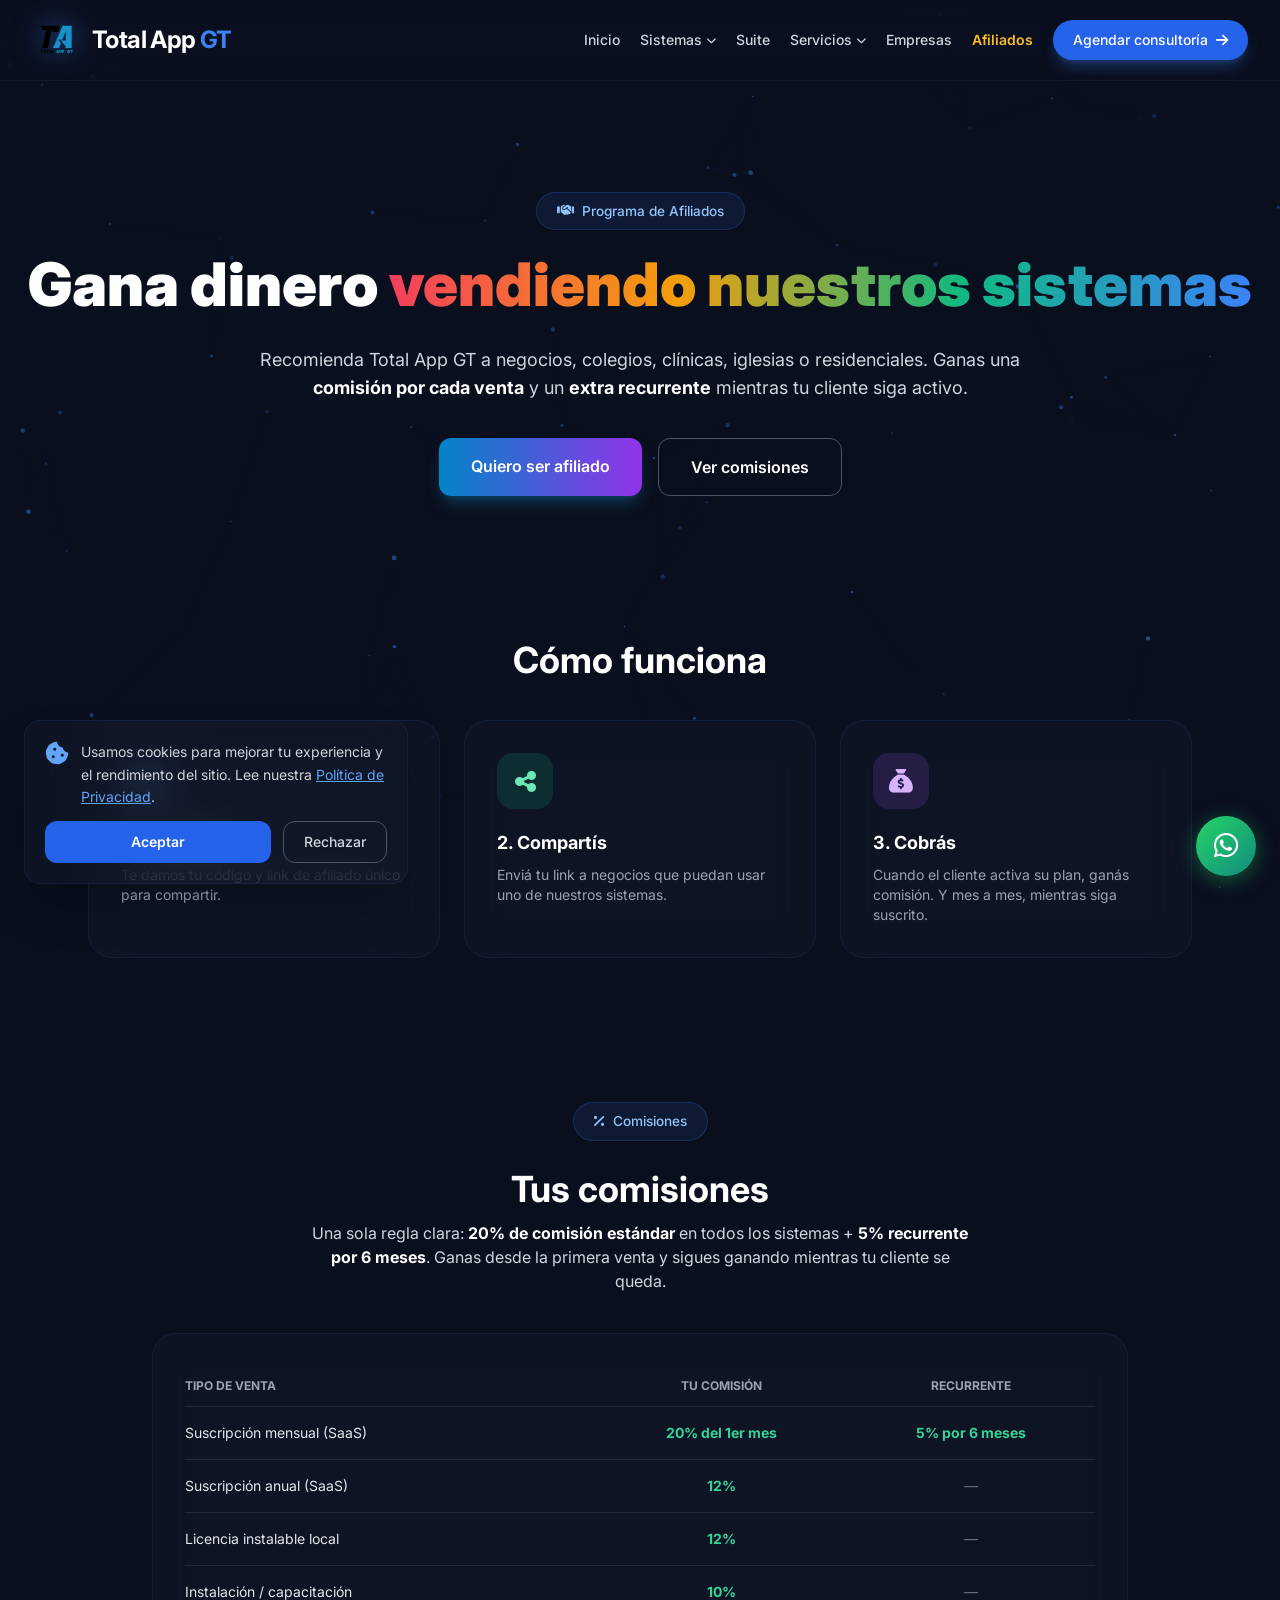
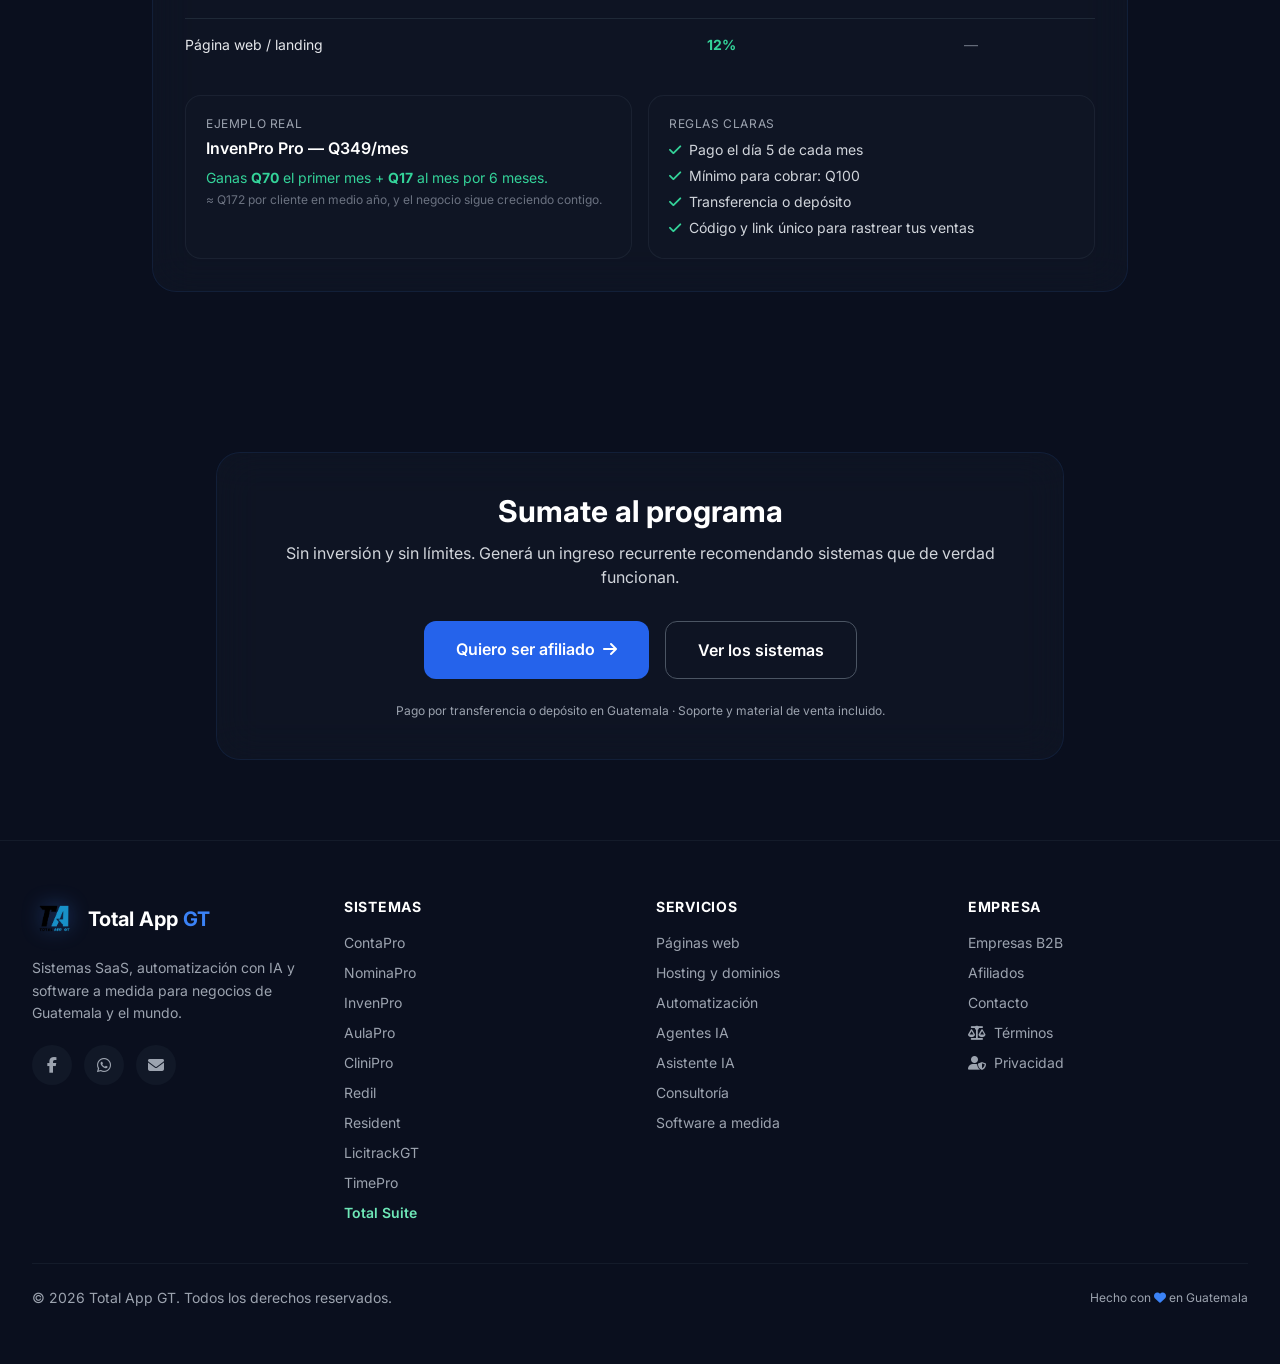
<file: afiliados.html>
<!DOCTYPE html>
<html lang="es" class="scroll-smooth">
<head>
    <meta charset="UTF-8">
    <meta name="viewport" content="width=device-width, initial-scale=1.0">
    <meta http-equiv="Cache-Control" content="no-cache, no-store, must-revalidate">
    <meta http-equiv="Pragma" content="no-cache">
    <meta http-equiv="Expires" content="0">
    <title>Programa de Afiliados | Gana vendiendo sistemas - Total App GT</title>
    <meta name="description" content="Consultoría de procesos y operaciones (5S, inventarios, logística, controles) + sistemas SaaS a medida en Guatemala. Ordenamos tu operación y la digitalizamos. Daniel Martínez, consultor.">
    <meta name="keywords" content="consultoría empresarial Guatemala, consultor de procesos, metodología 5S, gestión de inventarios, levantamiento de procesos, controles operativos, controles administrativos, logística Guatemala, seguridad industrial, seguimiento de gestión, soluciones en Excel, automatización con IA, n8n, Neura, sistemas SaaS, software a medida, agentes IA, Google Apps Script, Python, ERP, CRM, Daniel Martínez Total App GT">
    <meta name="author" content="Total App GT">
    <meta name="robots" content="index, follow, max-image-preview:large, max-snippet:-1, max-video-preview:-1">
    <meta name="language" content="Spanish">
    <meta name="geo.region" content="GT">
    <meta name="geo.placename" content="Guatemala">
    <meta name="theme-color" content="#0a0f1e">
    <link rel="canonical" href="https://totalappgt.com/afiliados.html">

    <!-- Open Graph -->
    <meta property="og:type" content="website">
    <meta property="og:locale" content="es_GT">
    <meta property="og:site_name" content="Total App GT">
    <meta property="og:title" content="Total App GT | Consultoría de Procesos + Sistemas SaaS">
    <meta property="og:description" content="Ordenamos tu operación y la digitalizamos: consultoría en procesos, inventarios y controles, más sistemas SaaS a medida para empresas en Guatemala.">
    <meta property="og:url" content="https://totalappgt.com/">
    <meta property="og:image" content="https://totalappgt.com/logo.png">

    <!-- Twitter Card -->
    <meta name="twitter:card" content="summary">
    <meta name="twitter:title" content="Total App GT | Consultoría de Procesos y Sistemas SaaS">
    <meta name="twitter:description" content="Consultoría en procesos, inventarios y controles + sistemas SaaS a medida en Guatemala.">
    <meta name="twitter:image" content="https://totalappgt.com/logo.png">

    <!-- Favicons -->
    <link rel="icon" type="image/png" href="logo.png">
    <link rel="apple-touch-icon" href="logo.png">

    <!-- Performance -->
    <link rel="preconnect" href="https://fonts.googleapis.com">
    <link rel="preconnect" href="https://fonts.gstatic.com" crossorigin>
    <link rel="preconnect" href="https://cdnjs.cloudflare.com">
    <link rel="preload" href="tailwind-compiled.css?v=9" as="style">

    <link rel="stylesheet" href="tailwind-compiled.css?v=9">
    <link href="https://fonts.googleapis.com/css2?family=Inter:wght@300;400;500;600;700;800;900&display=swap" rel="stylesheet">
    <link rel="stylesheet" href="https://cdnjs.cloudflare.com/ajax/libs/font-awesome/6.4.0/css/all.min.css" media="print" onload="this.media='all'">
    <noscript><link rel="stylesheet" href="https://cdnjs.cloudflare.com/ajax/libs/font-awesome/6.4.0/css/all.min.css"></noscript>

    <!-- Schema.org: Organización -->
    <script type="application/ld+json">
    {
        "@context": "https://schema.org",
        "@type": "Organization",
        "name": "Total App GT",
        "url": "https://totalappgt.com/",
        "logo": "https://totalappgt.com/logo.png",
        "description": "Consultoría de procesos y operaciones (5S, inventarios, logística, controles) y desarrollo de sistemas SaaS a medida en Guatemala. Ordenamos y digitalizamos empresas.",
        "email": "totalappgt@gmail.com",
        "telephone": "+50258303182",
        "address": { "@type": "PostalAddress", "addressLocality": "Guatemala", "addressCountry": "GT" },
        "sameAs": [ "https://facebook.com/totalappgt" ]
    }
    </script>

    <!-- Schema.org: WebSite -->
    <script type="application/ld+json">
    {
        "@context": "https://schema.org",
        "@type": "WebSite",
        "name": "Total App GT",
        "url": "https://totalappgt.com/",
        "inLanguage": "es",
        "publisher": { "@type": "Organization", "name": "Total App GT" }
    }
    </script>

    <!-- Schema.org: LocalBusiness -->
    <script type="application/ld+json">
    {
        "@context": "https://schema.org",
        "@type": "ProfessionalService",
        "name": "Total App GT",
        "description": "Consultoría de procesos y operaciones + desarrollo de sistemas SaaS y automatización en Guatemala.",
        "url": "https://totalappgt.com/",
        "telephone": "+50258303182",
        "email": "totalappgt@gmail.com",
        "address": { "@type": "PostalAddress", "addressLocality": "Guatemala", "addressCountry": "GT" },
        "priceRange": "$$",
        "openingHours": "Mo-Fr 09:00-18:00",
        "areaServed": ["GT", "Latinoamérica"]
    }
    </script>
    <script type="application/ld+json">
    {
        "@context": "https://schema.org",
        "@type": "Service",
        "name": "Consultoría Empresarial en Procesos y Operaciones",
        "serviceType": "Business Consulting",
        "description": "Consultoría en inventarios, metodología 5S, levantamiento de procesos, controles operativos y administrativos, logística, seguridad industrial, seguimiento de gestión y soluciones en Excel.",
        "provider": {
            "@type": "Person",
            "name": "Daniel Martínez",
            "jobTitle": "Consultor en procesos y operaciones",
            "worksFor": { "@type": "Organization", "name": "Total App GT" },
            "telephone": "+50258303182",
            "email": "totalappgt@gmail.com"
        },
        "areaServed": ["GT", "Latinoamérica"]
    }
    </script>
    <style>
        *{margin:0;padding:0;box-sizing:border-box}
        body{font-family:'Inter',sans-serif;background:#0a0f1e;overflow-x:hidden;color:#e5e7eb}
        ::selection{background:#3b82f6;color:#fff}
        #particles-canvas{position:fixed;top:0;left:0;width:100%;height:100%;z-index:0;pointer-events:none}

        /* Scroll progress bar */
        #scroll-progress{position:fixed;top:0;left:0;height:4px;width:0;z-index:9999;background:linear-gradient(90deg,#f43f5e,#f59e0b,#10b981,#3b82f6,#8b5cf6,#ec4899);background-size:400% 400%;animation:gradientShift 6s ease infinite;transition:width .1s}
        @keyframes gradientShift{0%{background-position:0% 50%}50%{background-position:100% 50%}100%{background-position:0% 50%}}

        .glass{background:rgba(17,24,39,.6);backdrop-filter:blur(20px);-webkit-backdrop-filter:blur(20px);border:1px solid rgba(59,130,246,.1)}
        .reveal{opacity:0;transform:translateY(40px);transition:all .8s cubic-bezier(.23,1,.32,1)}
        .reveal.active{opacity:1;transform:translateY(0)}
        .reveal-left{opacity:0;transform:translateX(-60px);transition:all .9s cubic-bezier(.23,1,.32,1)}
        .reveal-left.active{opacity:1;transform:translateX(0)}
        .reveal-right{opacity:0;transform:translateX(60px);transition:all .9s cubic-bezier(.23,1,.32,1)}
        .reveal-right.active{opacity:1;transform:translateX(0)}
        .reveal-scale{opacity:0;transform:scale(.85);transition:all .8s cubic-bezier(.23,1,.32,1)}
        .reveal-scale.active{opacity:1;transform:scale(1)}

        .gradient-text{background:linear-gradient(135deg,#93c5fd,#3b82f6,#1d4ed8);-webkit-background-clip:text;-webkit-text-fill-color:transparent;background-clip:text}
        .gradient-text-warm{background:linear-gradient(135deg,#f43f5e,#f59e0b);-webkit-background-clip:text;-webkit-text-fill-color:transparent;background-clip:text}
        .gradient-text-multi{background:linear-gradient(90deg,#f43f5e,#f59e0b,#10b981,#3b82f6,#8b5cf6,#ec4899,#f43f5e);background-size:200% auto;-webkit-background-clip:text;background-clip:text;-webkit-text-fill-color:transparent;color:transparent;-webkit-box-decoration-break:clone;box-decoration-break:clone;display:inline;padding-bottom:.12em;animation:gradientShift 8s linear infinite}
        .gradient-animate{background:linear-gradient(90deg,#60a5fa,#2563eb,#60a5fa,#3b82f6);background-size:200% auto;-webkit-background-clip:text;-webkit-text-fill-color:transparent;background-clip:text;animation:shine 6s linear infinite}

        .btn-glow{position:relative;overflow:hidden}
        .btn-glow::after{content:'';position:absolute;top:-50%;left:-50%;width:200%;height:200%;background:radial-gradient(circle,rgba(59,130,246,.35) 0%,transparent 70%);opacity:0;transition:opacity .4s}
        .btn-glow:hover::after{opacity:1}

        .whatsapp-btn{position:fixed;bottom:24px;right:24px;z-index:999;width:60px;height:60px;border-radius:50%;background:linear-gradient(135deg,#25D366,#128C7E);color:#fff;display:flex;align-items:center;justify-content:center;font-size:28px;box-shadow:0 4px 20px rgba(37,211,102,.4);transition:all .3s;animation:pulse 2s infinite}
        .whatsapp-btn:hover{transform:scale(1.1) rotate(10deg);box-shadow:0 8px 30px rgba(37,211,102,.6)}
        .nav-scrolled{background:rgba(10,15,30,.96)!important;border-bottom-color:rgba(59,130,246,.25)!important;box-shadow:0 10px 40px rgba(0,0,0,.4)}
        .gradient-bar{width:80px;height:4px;background:linear-gradient(90deg,#f43f5e,#f59e0b,#3b82f6,#8b5cf6);border-radius:2px;margin:0 auto}
        .parallax-shape{position:absolute;border-radius:50%;filter:blur(90px);opacity:.18;pointer-events:none}
        .grid-bg{background-image:linear-gradient(rgba(59,130,246,.05) 1px,transparent 1px),linear-gradient(90deg,rgba(59,130,246,.05) 1px,transparent 1px);background-size:40px 40px;animation:gridMove 20s linear infinite}
        .form-input:focus{box-shadow:0 0 0 3px rgba(59,130,246,.2);outline:none}

        /* Marquee ticker */
        .marquee{overflow:hidden;white-space:nowrap;position:relative;background:linear-gradient(90deg,#111827,#0f172a);border-top:1px solid rgba(59,130,246,.15);border-bottom:1px solid rgba(59,130,246,.15)}
        .marquee-track{display:inline-block;white-space:nowrap;animation:marqueeMove 30s linear infinite}
        .marquee:hover .marquee-track{animation-play-state:paused}
        .marquee-item{display:inline-flex;align-items:center;gap:.6rem;padding:1rem 2.5rem;font-size:1rem;font-weight:600;color:#e5e7eb}
        .marquee-item i{font-size:1.1rem}
        @keyframes marqueeMove{0%{transform:translateX(0)}100%{transform:translateX(-50%)}}

        /* Borde gradiente animado en cards */
        .card-border-grad{position:relative;border-radius:1.5rem;padding:2px;background:linear-gradient(135deg,#f43f5e,#f59e0b,#10b981,#3b82f6,#8b5cf6,#f43f5e);background-size:300% 300%;animation:gradientShift 8s ease infinite}
        .card-border-grad>div{border-radius:calc(1.5rem - 2px);background:#0f172a}

        .sys-card{position:relative;border-radius:1.25rem;overflow:hidden;background:rgba(17,24,39,.6);backdrop-filter:blur(20px);border:1px solid rgba(59,130,246,.08);transition:all .5s cubic-bezier(.23,1,.32,1);display:flex;flex-direction:column}
        .sys-card:hover{transform:translateY(-8px);border-color:rgba(59,130,246,.35);box-shadow:0 25px 60px -15px rgba(59,130,246,.25)}
        .sys-card .sys-icon-wrap{width:56px;height:56px;border-radius:16px;display:flex;align-items:center;justify-content:center;font-size:1.5rem;transition:all .4s;flex-shrink:0}
        .sys-card:hover .sys-icon-wrap{transform:scale(1.1) rotate(-5deg)}
        .sys-card-tags span{padding:3px 10px;border-radius:999px;font-size:.65rem;font-weight:500;background:rgba(255,255,255,.06);color:#6b7280;border:1px solid rgba(255,255,255,.06)}

        .badge-soft{display:inline-flex;align-items:center;gap:.5rem;padding:.5rem 1.25rem;border-radius:999px;background:rgba(59,130,246,.1);border:1px solid rgba(59,130,246,.2);color:#93c5fd;font-size:.85rem;font-weight:500}
        .nav-link{position:relative;transition:color .3s}
        .nav-link::after{content:'';position:absolute;bottom:-4px;left:0;width:0;height:2px;background:linear-gradient(90deg,#f43f5e,#3b82f6,#8b5cf6);transition:width .3s;border-radius:2px}
        .nav-link:hover::after{width:100%}
        .nav-link:hover{color:#fff}
        .step-number{width:64px;height:64px;border-radius:20px;display:flex;align-items:center;justify-content:center;font-size:1.6rem;font-weight:800;background:linear-gradient(135deg,#3b82f6,#1d4ed8);color:#fff;box-shadow:0 10px 30px rgba(59,130,246,.3);flex-shrink:0}
        .feature-check{display:flex;align-items:flex-start;gap:.75rem;padding:.9rem 1.1rem;border-radius:14px;background:rgba(17,24,39,.5);border:1px solid rgba(255,255,255,.05);transition:all .3s}
        .feature-check:hover{border-color:rgba(59,130,246,.3);transform:translateX(6px)}
        .feature-check i{color:#3b82f6;margin-top:.15rem;flex-shrink:0}
        .neura-glow{position:relative}
        .neura-glow::before{content:'';position:absolute;inset:-2px;border-radius:inherit;background:linear-gradient(135deg,#8b5cf6,#3b82f6,#06b6d4,#8b5cf6);background-size:300% 300%;animation:gridMove 6s ease infinite;z-index:-1}
        @keyframes gridMove{0%{background-position:0% 50%}50%{background-position:100% 50%}100%{background-position:0% 50%}}

        /* CTA flotante lateral */
        .side-cta{position:fixed;left:0;top:50%;transform:translateY(-50%);z-index:998;writing-mode:vertical-rl;padding:1rem .6rem;border-radius:0 12px 12px 0;background:linear-gradient(135deg,#3b82f6,#8b5cf6);color:#fff;font-weight:700;font-size:.8rem;letter-spacing:.1em;text-transform:uppercase;cursor:pointer;box-shadow:0 10px 30px rgba(59,130,246,.3);transition:all .3s}
        .side-cta:hover{padding-left:1rem;background:linear-gradient(135deg,#2563eb,#7c3aed)}
        .side-cta a{color:#fff;text-decoration:none}

        /* Floating decorative */
        .float-icon{position:absolute;opacity:.35;animation:float 6s ease-in-out infinite}
        /* Cerebro animado SVG */
        .brain-container{position:relative;width:100%;max-width:480px;margin:0 auto}
        .brain-svg{width:100%;height:auto;filter:drop-shadow(0 0 40px rgba(99,102,241,.35))}
        .neuron{animation:neuronPulse 2.5s ease-in-out infinite}
        .neuron:nth-child(odd){animation-delay:.6s}
        .neuron:nth-child(3n){animation-delay:1.2s}
        @keyframes neuronPulse{0%,100%{opacity:.5;r:3}50%{opacity:1;r:5}}
        .synapse{stroke-dasharray:6 8;animation:synapseFlow 3s linear infinite}
        @keyframes synapseFlow{to{stroke-dashoffset:-28}}
        .brain-glow{position:absolute;inset:15%;border-radius:50%;background:radial-gradient(circle,rgba(139,92,246,.25),transparent 70%);filter:blur(30px);animation:brainGlow 4s ease-in-out infinite}
        @keyframes brainGlow{0%,100%{opacity:.5;transform:scale(1)}50%{opacity:.9;transform:scale(1.08)}}
        .orbit-ring{position:absolute;border:1px dashed rgba(99,102,241,.25);border-radius:50%;animation:orbitSpin 20s linear infinite}
        @keyframes orbitSpin{to{transform:rotate(360deg)}}
        .orbit-dot{position:absolute;width:8px;height:8px;border-radius:50%;top:-4px;left:50%;box-shadow:0 0 12px currentColor}

        .tilt-card{transition:transform .4s cubic-bezier(.23,1,.32,1)}
        .tilt-card:hover{transform:translateY(-6px) rotateX(3deg) rotateY(2deg)}

        @media (max-width:640px){
            .whatsapp-btn{width:50px;height:50px;font-size:24px;bottom:16px;right:16px}
            h1{font-size:2.4rem!important}
            .side-cta{display:none}
        }
        /* Dropdown Sistemas */
        .dropdown-menu{opacity:0;visibility:hidden;transform:translateY(8px);transition:opacity .2s ease,transform .2s ease,visibility .2s;pointer-events:none}
        .dropdown:hover .dropdown-menu,.dropdown:focus-within .dropdown-menu{opacity:1;visibility:visible;transform:translateY(0);pointer-events:auto}
    </style>

    <!-- Schema.org: Software Applications -->
    <script type="application/ld+json">
    {
        "@context": "https://schema.org",
        "@type": "SoftwareApplication",
        "name": "Redil",
        "applicationCategory": "BusinessApplication",
        "operatingSystem": "Web",
        "description": "Sistema SaaS para administración de iglesias: miembros, ofrendas, diezmos, reportes digitales y seguimiento.",
        "url": "https://redil.totalappgt.com/",
        "offers": { "@type": "Offer", "price": "0", "priceCurrency": "GTQ" },
        "publisher": { "@type": "Organization", "name": "Total App GT" }
    }
    </script>
    <script type="application/ld+json">
    {
        "@context": "https://schema.org",
        "@type": "SoftwareApplication",
        "name": "LicitrackGT",
        "applicationCategory": "BusinessApplication",
        "operatingSystem": "Web",
        "description": "Extractor y gestor automatizado de licitaciones del gobierno de Guatemala (Guatecompras OCDS) con dashboard y alertas.",
        "url": "https://licitrackgt.totalappgt.com/",
        "offers": { "@type": "Offer", "price": "0", "priceCurrency": "GTQ" },
        "publisher": { "@type": "Organization", "name": "Total App GT" }
    }
    </script>
    <script type="application/ld+json">
    {
        "@context": "https://schema.org",
        "@type": "SoftwareApplication",
        "name": "ContaPro",
        "applicationCategory": "FinanceApplication",
        "operatingSystem": "Web",
        "description": "ERP contable con facturación electrónica FEL, integración SAT, flujo de caja y multi-empresa.",
        "url": "https://contapro.totalappgt.com/",
        "offers": { "@type": "Offer", "price": "0", "priceCurrency": "GTQ" },
        "publisher": { "@type": "Organization", "name": "Total App GT" }
    }
    </script>
    <script type="application/ld+json">
    {
        "@context": "https://schema.org",
        "@type": "SoftwareApplication",
        "name": "AulaPro",
        "applicationCategory": "EducationalApplication",
        "operatingSystem": "Web",
        "description": "Plataforma educativa integral: estudiantes, asistencias, calificaciones, docentes y reportes académicos.",
        "url": "https://aulapro.totalappgt.com/",
        "offers": { "@type": "Offer", "price": "0", "priceCurrency": "GTQ" },
        "publisher": { "@type": "Organization", "name": "Total App GT" }
    }
    </script>
    <script type="application/ld+json">
    {
        "@context": "https://schema.org",
        "@type": "SoftwareApplication",
        "name": "InvenPro",
        "applicationCategory": "BusinessApplication",
        "operatingSystem": "Web",
        "description": "Gestión completa de inventarios y bodegas: productos, movimientos, roles y reportes en tiempo real.",
        "url": "https://invenpro.totalappgt.com/",
        "offers": { "@type": "Offer", "price": "0", "priceCurrency": "GTQ" },
        "publisher": { "@type": "Organization", "name": "Total App GT" }
    }
    </script>
    <script type="application/ld+json">
    {
        "@context": "https://schema.org",
        "@type": "Service",
        "name": "Tienda en línea por comisión",
        "serviceType": "E-commerce Development",
        "description": "Creamos tiendas en línea con catálogo, carrito, pagos y envíos. Uso público por comisión para vender tus productos.",
        "areaServed": "Latinoamérica",
        "provider": { "@type": "Organization", "name": "Total App GT" }
    }
    </script>
    <script type="application/ld+json">
    {
        "@context": "https://schema.org",
        "@type": "Service",
        "name": "Agentes de Inteligencia Artificial con Neura",
        "serviceType": "AI Automation",
        "description": "Agentes IA con Neura que atienden clientes, venden, agendan citas y automatizan procesos vía WhatsApp e Instagram para negocios.",
        "provider": { "@type": "Organization", "name": "Total App GT" },
        "areaServed": ["GT", "Latinoamérica"]
    }
    </script>
</head>
<body>

<canvas id="particles-canvas"></canvas>
<div id="scroll-progress"></div>

<a href="https://wa.me/50258303182" target="_blank" rel="noopener" class="whatsapp-btn" aria-label="WhatsApp">
    <i class="fa-brands fa-whatsapp"></i>
</a>

<!-- ======================= NAVBAR ======================= -->
<nav id="navbar" class="fixed w-full z-50 bg-dark-900/80 backdrop-blur-xl border-b border-gray-800/50 transition-all duration-300">
    <div class="max-w-7xl mx-auto px-4 sm:px-6 lg:px-8">
        <div class="flex justify-between items-center h-20">
            <a href="index.html#inicio" class="flex items-center gap-3 group shrink-0">
                <img src="logo.png" alt="Total App GT" class="w-12 h-12 object-contain drop-shadow-[0_0_14px_rgba(59,130,246,0.6)] group-hover:scale-110 transition-all"
                     onerror="this.outerHTML='<div class=\'w-12 h-12 rounded-xl bg-gradient-to-br from-brand-500 to-blue-700 flex items-center justify-center shadow-lg shadow-brand-500/30\'><i class=\'fa-solid fa-code text-white text-2xl\'></i></div>'">
                <span class="font-bold text-xl sm:text-2xl tracking-tight text-white whitespace-nowrap">Total App <span class="text-brand-500">GT</span></span>
            </a>
            <div class="hidden lg:flex items-center gap-5">
                <a href="index.html#inicio" class="nav-link text-sm font-medium text-gray-300">Inicio</a>
                <div class="relative dropdown">
                    <button class="nav-link text-sm font-medium text-gray-300 flex items-center gap-1" aria-haspopup="true">Sistemas <i class="fa-solid fa-chevron-down text-[10px]"></i></button>
                    <div class="dropdown-menu absolute left-0 top-full pt-3 w-64">
                        <div class="glass rounded-xl p-2 border border-gray-700/50 shadow-2xl">
                            <p class="px-3 pt-2 pb-1 text-[10px] font-bold text-gray-500 uppercase tracking-widest">Plataformas</p>
                            <a href="https://contapro.totalappgt.com/" class="block px-3 py-2 rounded-lg text-sm text-gray-300 hover:bg-gray-800 hover:text-white transition-colors"><i class="fa-solid fa-calculator text-emerald-400 mr-2"></i>ContaPro</a>
                            <a href="https://nominapro.totalappgt.com/" class="block px-3 py-2 rounded-lg text-sm text-gray-300 hover:bg-gray-800 hover:text-white transition-colors"><i class="fa-solid fa-users-gear text-blue-400 mr-2"></i>NominaPro</a>
                            <a href="https://invenpro.totalappgt.com/" class="block px-3 py-2 rounded-lg text-sm text-gray-300 hover:bg-gray-800 hover:text-white transition-colors"><i class="fa-solid fa-warehouse text-amber-400 mr-2"></i>InvenPro</a>
                            <a href="https://aulapro.totalappgt.com/" class="block px-3 py-2 rounded-lg text-sm text-gray-300 hover:bg-gray-800 hover:text-white transition-colors"><i class="fa-solid fa-graduation-cap text-rose-400 mr-2"></i>AulaPro</a>
                            <a href="https://clinipro.totalappgt.com/" class="block px-3 py-2 rounded-lg text-sm text-gray-300 hover:bg-gray-800 hover:text-white transition-colors"><i class="fa-solid fa-stethoscope text-teal-400 mr-2"></i>CliniPro</a>
                            <a href="https://redil.totalappgt.com/" class="block px-3 py-2 rounded-lg text-sm text-gray-300 hover:bg-gray-800 hover:text-white transition-colors"><i class="fa-solid fa-church text-purple-400 mr-2"></i>Redil</a>
                            <a href="https://resident.totalappgt.com/" class="block px-3 py-2 rounded-lg text-sm text-gray-300 hover:bg-gray-800 hover:text-white transition-colors"><i class="fa-solid fa-building-shield text-indigo-400 mr-2"></i>Resident</a>
                            <a href="https://licitrackgt.totalappgt.com/" class="block px-3 py-2 rounded-lg text-sm text-gray-300 hover:bg-gray-800 hover:text-white transition-colors"><i class="fa-solid fa-file-contract text-sky-400 mr-2"></i>LicitrackGT</a>
                            <a href="https://timepro.totalappgt.com/" class="block px-3 py-2 rounded-lg text-sm text-gray-300 hover:bg-gray-800 hover:text-white transition-colors"><i class="fa-solid fa-list-check text-cyan-400 mr-2"></i>TimePro</a>
                        </div>
                    </div>
                </div>
                <a href="index.html#total-suite" class="nav-link text-sm font-medium text-gray-300">Suite</a>
                <div class="relative dropdown">
                    <button class="nav-link text-sm font-medium text-gray-300 flex items-center gap-1" aria-haspopup="true">Servicios <i class="fa-solid fa-chevron-down text-[10px]"></i></button>
                    <div class="dropdown-menu absolute left-0 top-full pt-3 w-56">
                        <div class="glass rounded-xl p-2 border border-gray-700/50 shadow-2xl">
                            <a href="index.html#web" class="block px-3 py-2 rounded-lg text-sm text-gray-300 hover:bg-gray-800 hover:text-white transition-colors"><i class="fa-solid fa-globe text-sky-400 mr-2"></i>Páginas web</a>
                            <a href="index.html#servicios-tec" class="block px-3 py-2 rounded-lg text-sm text-gray-300 hover:bg-gray-800 hover:text-white transition-colors"><i class="fa-solid fa-server text-blue-400 mr-2"></i>Hosting y dominios</a>
                            <a href="index.html#automatizaciones" class="block px-3 py-2 rounded-lg text-sm text-gray-300 hover:bg-gray-800 hover:text-white transition-colors"><i class="fa-solid fa-diagram-project text-emerald-400 mr-2"></i>Automatización</a>
                            <a href="index.html#agentes" class="block px-3 py-2 rounded-lg text-sm text-gray-300 hover:bg-gray-800 hover:text-white transition-colors"><i class="fa-solid fa-robot text-purple-400 mr-2"></i>Agentes IA</a>
                            <a href="asistente-ia.html" class="block px-3 py-2 rounded-lg text-sm text-gray-300 hover:bg-gray-800 hover:text-white transition-colors"><i class="fa-solid fa-comment-dots text-cyan-400 mr-2"></i>Asistente IA</a>
                            <a href="index.html#consultoria" class="block px-3 py-2 rounded-lg text-sm text-gray-300 hover:bg-gray-800 hover:text-white transition-colors"><i class="fa-solid fa-briefcase text-amber-400 mr-2"></i>Consultoría</a>
                        </div>
                    </div>
                </div>
                <a href="index.html#empresas" class="nav-link text-sm font-medium text-gray-300">Empresas</a>
                <a href="afiliados.html" class="nav-link text-sm font-semibold text-amber-400">Afiliados</a>
                <a href="index.html#contacto" class="px-5 py-2.5 rounded-full bg-brand-600 hover:bg-brand-500 text-white text-sm font-medium transition-all shadow-lg shadow-brand-500/30 btn-glow">Agendar consultoría <i class="fa-solid fa-arrow-right ml-1"></i></a>
            </div>
            <button id="mobile-menu-btn" class="lg:hidden text-gray-300 hover:text-white p-2" aria-label="Menu"><i class="fa-solid fa-bars text-2xl"></i></button>
        </div>
    </div>
    <div id="mobile-menu" class="hidden lg:hidden bg-dark-800/95 backdrop-blur-xl border-b border-gray-700">
        <div class="px-4 pt-2 pb-6 space-y-1">
            <a href="index.html#inicio" class="block px-3 py-2 text-base font-medium text-gray-300 hover:text-white hover:bg-gray-800 rounded-md">Inicio</a>
            <p class="px-3 pt-3 pb-1 text-xs font-semibold text-gray-500 uppercase tracking-wider">Sistemas</p>
            <a href="https://contapro.totalappgt.com/" class="block px-3 py-2 text-base font-medium text-gray-300 hover:text-white hover:bg-gray-800 rounded-md">ContaPro</a>
            <a href="https://nominapro.totalappgt.com/" class="block px-3 py-2 text-base font-medium text-gray-300 hover:text-white hover:bg-gray-800 rounded-md">NominaPro</a>
            <a href="https://invenpro.totalappgt.com/" class="block px-3 py-2 text-base font-medium text-gray-300 hover:text-white hover:bg-gray-800 rounded-md">InvenPro</a>
            <a href="https://aulapro.totalappgt.com/" class="block px-3 py-2 text-base font-medium text-gray-300 hover:text-white hover:bg-gray-800 rounded-md">AulaPro</a>
            <a href="https://clinipro.totalappgt.com/" class="block px-3 py-2 text-base font-medium text-gray-300 hover:text-white hover:bg-gray-800 rounded-md">CliniPro</a>
            <a href="https://redil.totalappgt.com/" class="block px-3 py-2 text-base font-medium text-gray-300 hover:text-white hover:bg-gray-800 rounded-md">Redil</a>
            <a href="https://resident.totalappgt.com/" class="block px-3 py-2 text-base font-medium text-gray-300 hover:text-white hover:bg-gray-800 rounded-md">Resident</a>
            <a href="https://licitrackgt.totalappgt.com/" class="block px-3 py-2 text-base font-medium text-gray-300 hover:text-white hover:bg-gray-800 rounded-md">LicitrackGT</a>
            <a href="https://timepro.totalappgt.com/" class="block px-3 py-2 text-base font-medium text-gray-300 hover:text-white hover:bg-gray-800 rounded-md">TimePro</a>
            <a href="index.html#total-suite" class="block px-3 py-2 text-base font-semibold text-emerald-300 hover:text-white hover:bg-gray-800 rounded-md">Suite</a>
            <p class="px-3 pt-3 pb-1 text-xs font-semibold text-gray-500 uppercase tracking-wider">Servicios</p>
            <a href="index.html#web" class="block px-3 py-2 text-base font-medium text-gray-300 hover:text-white hover:bg-gray-800 rounded-md">Páginas web</a>
            <a href="index.html#servicios-tec" class="block px-3 py-2 text-base font-medium text-gray-300 hover:text-white hover:bg-gray-800 rounded-md">Hosting y dominios</a>
            <a href="index.html#automatizaciones" class="block px-3 py-2 text-base font-medium text-gray-300 hover:text-white hover:bg-gray-800 rounded-md">Automatización</a>
            <a href="index.html#agentes" class="block px-3 py-2 text-base font-medium text-gray-300 hover:text-white hover:bg-gray-800 rounded-md">Agentes IA</a>
            <a href="asistente-ia.html" class="block px-3 py-2 text-base font-medium text-gray-300 hover:text-white hover:bg-gray-800 rounded-md">Asistente IA</a>
            <a href="index.html#consultoria" class="block px-3 py-2 text-base font-medium text-gray-300 hover:text-white hover:bg-gray-800 rounded-md">Consultoría</a>
            <a href="index.html#empresas" class="block px-3 py-2 text-base font-medium text-gray-300 hover:text-white hover:bg-gray-800 rounded-md">Empresas</a>
            <a href="afiliados.html" class="block px-3 py-2 text-base font-semibold text-amber-400 hover:text-white hover:bg-gray-800 rounded-md">Afiliados</a>
            <a href="index.html#contacto" class="block px-3 py-2 mt-4 text-center rounded-md bg-brand-600 text-white font-medium">Agendar consultoría</a>
        </div>
    </div>
</nav>

        <!-- ======================= AFILIADOS ======================= -->
        <section id="detalle" class="relative pt-40 pb-16 sm:pt-48 sm:pb-20">
            <div class="max-w-7xl mx-auto px-4 sm:px-6 text-center">
                <span class="badge-soft mb-6"><i class="fa-solid fa-handshake"></i> Programa de Afiliados</span>
                <h1 class="text-4xl sm:text-6xl font-black text-white leading-snug pb-2 mb-6">Gana dinero <span class="gradient-text-multi">vendiendo nuestros sistemas</span></h1>
                <p class="text-gray-300 max-w-3xl mx-auto text-base sm:text-lg mb-9">Recomienda Total App GT a negocios, colegios, clínicas, iglesias o residenciales. Ganas una <strong class="text-white">comisión por cada venta</strong> y un <strong class="text-white">extra recurrente</strong> mientras tu cliente siga activo.</p>
                <div class="flex flex-col sm:flex-row gap-4 justify-center">
                    <a href="https://wa.me/50258303182?text=Quiero%20ser%20afiliado%20de%20Total%20App%20GT" target="_blank" rel="noopener" class="px-8 py-4 rounded-xl bg-gradient-to-r from-sky-600 to-purple-600 hover:from-sky-500 hover:to-purple-500 text-white font-semibold transition-all shadow-lg shadow-sky-500/25 btn-glow">Quiero ser afiliado</a>
                    <a href="#comisiones" class="px-8 py-4 rounded-xl border border-gray-600 hover:border-sky-400 text-white font-semibold transition-all">Ver comisiones</a>
                </div>
            </div>
        </section>

        <section class="relative py-12 sm:py-16 overflow-hidden">
            <div class="max-w-6xl mx-auto px-4 sm:px-6">
                <h2 class="text-2xl sm:text-4xl font-bold text-white text-center mb-10">Cómo funciona</h2>
                <div class="grid sm:grid-cols-3 gap-6">
                    <div class="glass rounded-3xl p-8 border border-gray-800/50">
                        <div class="w-14 h-14 rounded-2xl flex items-center justify-center text-2xl mb-5" style="background:rgba(59,130,246,.15);color:#93c5fd"><i class="fa-solid fa-user-plus"></i></div>
                        <h3 class="text-lg font-bold text-white mb-2">1. Te registras</h3>
                        <p class="text-gray-400 text-sm">Te damos tu código y link de afiliado único para compartir.</p>
                    </div>
                    <div class="glass rounded-3xl p-8 border border-gray-800/50">
                        <div class="w-14 h-14 rounded-2xl flex items-center justify-center text-2xl mb-5" style="background:rgba(16,185,129,.15);color:#6ee7b7"><i class="fa-solid fa-share-nodes"></i></div>
                        <h3 class="text-lg font-bold text-white mb-2">2. Compartís</h3>
                        <p class="text-gray-400 text-sm">Enviá tu link a negocios que puedan usar uno de nuestros sistemas.</p>
                    </div>
                    <div class="glass rounded-3xl p-8 border border-gray-800/50">
                        <div class="w-14 h-14 rounded-2xl flex items-center justify-center text-2xl mb-5" style="background:rgba(168,85,247,.15);color:#d8b4fe"><i class="fa-solid fa-sack-dollar"></i></div>
                        <h3 class="text-lg font-bold text-white mb-2">3. Cobrás</h3>
                        <p class="text-gray-400 text-sm">Cuando el cliente activa su plan, ganás comisión. Y mes a mes, mientras siga suscrito.</p>
                    </div>
                </div>
            </div>
        </section>

        <section id="comisiones" class="relative py-16 sm:py-20 overflow-hidden">
            <div class="max-w-5xl mx-auto px-4 sm:px-6">
                <div class="text-center mb-10">
                    <span class="badge-soft mb-4"><i class="fa-solid fa-percent"></i> Comisiones</span>
                    <h2 class="text-2xl sm:text-4xl font-bold text-white mt-3 mb-3">Tus comisiones</h2>
                    <p class="text-gray-300 max-w-2xl mx-auto text-sm sm:text-base">Una sola regla clara: <strong class="text-white">20% de comisión estándar</strong> en todos los sistemas + <strong class="text-white">5% recurrente por 6 meses</strong>. Ganas desde la primera venta y sigues ganando mientras tu cliente se queda.</p>
                </div>
                <div class="glass rounded-3xl p-6 sm:p-8 border border-gray-800/50 overflow-x-auto">
                    <table class="w-full text-sm">
                        <thead class="text-gray-400 text-xs uppercase">
                            <tr><th class="text-left py-3">Tipo de venta</th><th class="text-center py-3">Tu comisión</th><th class="text-center py-3">Recurrente</th></tr>
                        </thead>
                        <tbody class="text-gray-200">
                            <tr class="border-t border-gray-800"><td class="py-4">Suscripción mensual (SaaS)</td><td class="text-center font-bold text-emerald-400">20% del 1er mes</td><td class="text-center font-bold text-emerald-400">5% por 6 meses</td></tr>
                            <tr class="border-t border-gray-800"><td class="py-4">Suscripción anual (SaaS)</td><td class="text-center font-bold text-emerald-400">12%</td><td class="text-center text-gray-500">—</td></tr>
                            <tr class="border-t border-gray-800"><td class="py-4">Licencia instalable local</td><td class="text-center font-bold text-emerald-400">12%</td><td class="text-center text-gray-500">—</td></tr>
                            <tr class="border-t border-gray-800"><td class="py-4">Instalación / capacitación</td><td class="text-center font-bold text-emerald-400">10%</td><td class="text-center text-gray-500">—</td></tr>
                            <tr class="border-t border-gray-800"><td class="py-4">Página web / landing</td><td class="text-center font-bold text-emerald-400">12%</td><td class="text-center text-gray-500">—</td></tr>
                        </tbody>
                    </table>
                    <div class="grid sm:grid-cols-2 gap-4 mt-6">
                        <div class="bg-dark-800/60 rounded-2xl p-5 border border-gray-700/30">
                            <p class="text-gray-400 text-xs uppercase tracking-wider mb-1">Ejemplo real</p>
                            <p class="text-white font-semibold">InvenPro Pro — Q349/mes</p>
                            <p class="text-emerald-400 text-sm mt-2">Ganas <strong>Q70</strong> el primer mes + <strong>Q17</strong> al mes por 6 meses.</p>
                            <p class="text-gray-500 text-xs mt-1">≈ Q172 por cliente en medio año, y el negocio sigue creciendo contigo.</p>
                        </div>
                        <div class="bg-dark-800/60 rounded-2xl p-5 border border-gray-700/30">
                            <p class="text-gray-400 text-xs uppercase tracking-wider mb-1">Reglas claras</p>
                            <ul class="text-gray-300 text-sm space-y-1.5 mt-2">
                                <li><i class="fa-solid fa-check text-emerald-400 mr-1"></i> Pago el día 5 de cada mes</li>
                                <li><i class="fa-solid fa-check text-emerald-400 mr-1"></i> Mínimo para cobrar: Q100</li>
                                <li><i class="fa-solid fa-check text-emerald-400 mr-1"></i> Transferencia o depósito</li>
                                <li><i class="fa-solid fa-check text-emerald-400 mr-1"></i> Código y link único para rastrear tus ventas</li>
                            </ul>
                        </div>
                    </div>
                </div>
            </div>
        </section>

        <section class="relative py-16 sm:py-20 overflow-hidden">
            <div class="max-w-4xl mx-auto px-4 sm:px-6">
                <div class="glass rounded-3xl p-8 sm:p-10 border border-gray-800/50 text-center">
                    <h2 class="text-2xl sm:text-3xl font-bold text-white mb-3">Sumate al programa</h2>
                    <p class="text-gray-300 mb-8">Sin inversión y sin límites. Generá un ingreso recurrente recomendando sistemas que de verdad funcionan.</p>
                    <div class="flex flex-col sm:flex-row gap-4 justify-center">
                        <a href="https://wa.me/50258303182?text=Quiero%20ser%20afiliado%20de%20Total%20App%20GT" target="_blank" rel="noopener" class="px-8 py-4 rounded-xl bg-brand-600 hover:bg-brand-500 text-white font-semibold transition-all btn-glow">Quiero ser afiliado <i class="fa-solid fa-arrow-right ml-1"></i></a>
                        <a href="index.html#sistemas" class="px-8 py-4 rounded-xl border border-gray-600 hover:border-sky-400 text-white font-semibold transition-all">Ver los sistemas</a>
                    </div>
                    <p class="text-gray-400 text-xs mt-6">Pago por transferencia o depósito en Guatemala · Soporte y material de venta incluido.</p>
                </div>
            </div>
        </section>

<footer class="bg-dark-900 border-t border-gray-800/50 py-10 sm:py-14">
    <div class="max-w-7xl mx-auto px-4 sm:px-6 lg:px-8">
        <div class="grid grid-cols-1 sm:grid-cols-2 lg:grid-cols-4 gap-8">
            <div>
                <a href="index.html#inicio" class="flex items-center gap-3 group mb-4">
                    <img src="logo.png" alt="Total App GT" loading="lazy" decoding="async" class="w-11 h-11 object-contain drop-shadow-[0_0_10px_rgba(59,130,246,0.4)] group-hover:scale-110 transition-all"
                         onerror="this.outerHTML='<div class=\'w-11 h-11 rounded-lg bg-gradient-to-br from-brand-500 to-blue-700 flex items-center justify-center shadow-lg shadow-brand-500/30\'><i class=\'fa-solid fa-code text-white text-lg\'></i></div>'">
                    <span class="font-bold text-xl text-white">Total App <span class="text-brand-500">GT</span></span>
                </a>
                <p class="text-gray-400 text-sm leading-relaxed">Sistemas SaaS, automatización con IA y software a medida para negocios de Guatemala y el mundo.</p>
                <div class="flex space-x-3 mt-5">
                    <a href="https://facebook.com/totalappgt" target="_blank" rel="noopener" aria-label="Facebook de Total App GT" class="w-10 h-10 rounded-full bg-dark-800 flex items-center justify-center text-gray-400 hover:text-white hover:bg-[#1877F2] transition-all"><i class="fa-brands fa-facebook-f"></i></a>
                    <a href="https://wa.me/50258303182" target="_blank" rel="noopener" aria-label="WhatsApp de Total App GT" class="w-10 h-10 rounded-full bg-dark-800 flex items-center justify-center text-gray-400 hover:text-white hover:bg-[#25D366] transition-all"><i class="fa-brands fa-whatsapp"></i></a>
                    <a href="mailto:totalappgt@gmail.com" aria-label="Enviar correo a Total App GT" class="w-10 h-10 rounded-full bg-dark-800 flex items-center justify-center text-gray-400 hover:text-white hover:bg-brand-600 transition-all"><i class="fa-solid fa-envelope"></i></a>
                </div>
            </div>
            <div>
                <p class="text-white font-bold mb-4 text-sm uppercase tracking-wider">Sistemas</p>
                <ul class="space-y-2.5 text-sm">
                    <li><a href="https://contapro.totalappgt.com/" class="text-gray-400 hover:text-brand-400 transition-colors">ContaPro</a></li>
                    <li><a href="https://nominapro.totalappgt.com/" class="text-gray-400 hover:text-brand-400 transition-colors">NominaPro</a></li>
                    <li><a href="https://invenpro.totalappgt.com/" class="text-gray-400 hover:text-brand-400 transition-colors">InvenPro</a></li>
                    <li><a href="https://aulapro.totalappgt.com/" class="text-gray-400 hover:text-brand-400 transition-colors">AulaPro</a></li>
                    <li><a href="https://clinipro.totalappgt.com/" class="text-gray-400 hover:text-brand-400 transition-colors">CliniPro</a></li>
                    <li><a href="https://redil.totalappgt.com/" class="text-gray-400 hover:text-brand-400 transition-colors">Redil</a></li>
                    <li><a href="https://resident.totalappgt.com/" class="text-gray-400 hover:text-brand-400 transition-colors">Resident</a></li>
                    <li><a href="https://licitrackgt.totalappgt.com/" class="text-gray-400 hover:text-brand-400 transition-colors">LicitrackGT</a></li>
                    <li><a href="https://timepro.totalappgt.com/" class="text-gray-400 hover:text-brand-400 transition-colors">TimePro</a></li>
                    <li><a href="index.html#total-suite" class="text-emerald-300 hover:text-emerald-200 transition-colors font-semibold">Total Suite</a></li>
                </ul>
            </div>
            <div>
                <p class="text-white font-bold mb-4 text-sm uppercase tracking-wider">Servicios</p>
                <ul class="space-y-2.5 text-sm">
                    <li><a href="index.html#web" class="text-gray-400 hover:text-brand-400 transition-colors">Páginas web</a></li>
                    <li><a href="index.html#servicios-tec" class="text-gray-400 hover:text-brand-400 transition-colors">Hosting y dominios</a></li>
                    <li><a href="index.html#automatizaciones" class="text-gray-400 hover:text-brand-400 transition-colors">Automatización</a></li>
                    <li><a href="index.html#agentes" class="text-gray-400 hover:text-brand-400 transition-colors">Agentes IA</a></li>
                    <li><a href="asistente-ia.html" class="text-gray-400 hover:text-brand-400 transition-colors">Asistente IA</a></li>
                    <li><a href="index.html#consultoria" class="text-gray-400 hover:text-brand-400 transition-colors">Consultoría</a></li>
                    <li><a href="index.html#servicios" class="text-gray-400 hover:text-brand-400 transition-colors">Software a medida</a></li>
                </ul>
            </div>
            <div>
                <p class="text-white font-bold mb-4 text-sm uppercase tracking-wider">Empresa</p>
                <ul class="space-y-2.5 text-sm">
                    <li><a href="index.html#empresas" class="text-gray-400 hover:text-brand-400 transition-colors">Empresas B2B</a></li>
                    <li><a href="afiliados.html" class="text-gray-400 hover:text-brand-400 transition-colors">Afiliados</a></li>
                    <li><a href="index.html#contacto" class="text-gray-400 hover:text-brand-400 transition-colors">Contacto</a></li>
                    <li><a href="terminos.html" class="text-gray-400 hover:text-brand-400 transition-colors"><i class="fa-solid fa-scale-balanced mr-1"></i> Términos</a></li>
                    <li><a href="privacidad.html" class="text-gray-400 hover:text-brand-400 transition-colors"><i class="fa-solid fa-user-shield mr-1"></i> Privacidad</a></li>
                </ul>
            </div>
        </div>
        <div class="mt-10 pt-6 border-t border-gray-800/50 flex flex-col sm:flex-row justify-between items-center gap-4">
            <p class="text-gray-400 text-xs sm:text-sm text-center">&copy; <span id="year"></span> Total App GT. Todos los derechos reservados.</p>
            <p class="text-gray-400 text-xs">Hecho con <i class="fa-solid fa-heart text-brand-500"></i> en Guatemala</p>
        </div>
    </div>
</footer>

<!-- ======================= COOKIE CONSENT ======================= -->
<div id="cookie-banner" class="fixed bottom-4 left-4 right-4 sm:left-6 sm:right-auto sm:max-w-sm z-[999] glass rounded-2xl p-5 shadow-2xl border border-gray-700/50 hidden">
    <div class="flex items-start gap-3 mb-3">
        <i class="fa-solid fa-cookie-bite text-2xl text-brand-400"></i>
        <p class="text-gray-300 text-sm leading-relaxed">Usamos cookies para mejorar tu experiencia y el rendimiento del sitio. Lee nuestra <a href="privacidad.html" class="text-brand-400 underline">Política de Privacidad</a>.</p>
    </div>
    <div class="flex gap-3">
        <button onclick="acceptCookies()" class="flex-1 py-2.5 rounded-xl bg-brand-600 hover:bg-brand-500 text-white text-sm font-semibold transition-all">Aceptar</button>
        <button onclick="declineCookies()" class="px-5 py-2.5 rounded-xl border border-gray-600 hover:border-gray-400 text-gray-300 text-sm font-medium transition-all">Rechazar</button>
    </div>
</div>

<script>
    // ===== PARTICLES =====
    const canvas = document.getElementById('particles-canvas');
    const ctx = canvas.getContext('2d');
    let particles = [];
    function resizeCanvas(){ canvas.width = window.innerWidth; canvas.height = window.innerHeight; }
    resizeCanvas();
    window.addEventListener('resize', resizeCanvas);
    class Particle {
        constructor(){ this.reset(); }
        reset(){ this.x = Math.random()*canvas.width; this.y = Math.random()*canvas.height; this.size = Math.random()*2+0.5; this.speedX = (Math.random()-.5)*0.3; this.speedY = (Math.random()-.5)*0.3; this.opacity = Math.random()*.5+.1; }
        update(){ this.x += this.speedX; this.y += this.speedY; if(this.x<0||this.x>canvas.width||this.y<0||this.y>canvas.height) this.reset(); }
        draw(){ ctx.fillStyle = 'rgba(59,130,246,'+this.opacity+')'; ctx.beginPath(); ctx.arc(this.x,this.y,this.size,0,Math.PI*2); ctx.fill(); }
    }
    for(let i=0;i<80;i++) particles.push(new Particle());
    function drawLines(){ for(let i=0;i<particles.length;i++){ for(let j=i+1;j<particles.length;j++){ const dx=particles[i].x-particles[j].x, dy=particles[i].y-particles[j].y, dist=Math.sqrt(dx*dx+dy*dy); if(dist<150){ ctx.strokeStyle='rgba(59,130,246,'+(0.08*(1-dist/150))+')'; ctx.lineWidth=0.5; ctx.beginPath(); ctx.moveTo(particles[i].x,particles[i].y); ctx.lineTo(particles[j].x,particles[j].y); ctx.stroke(); } } } }
    function animateParticles(){ ctx.clearRect(0,0,canvas.width,canvas.height); particles.forEach(p=>{p.update();p.draw();}); drawLines(); requestAnimationFrame(animateParticles); }
    animateParticles();

    // ===== NAVBAR =====
    const navbar = document.getElementById('navbar');
    const scrollProgress = document.getElementById('scroll-progress');
    window.addEventListener('scroll', ()=>{
        navbar.classList.toggle('nav-scrolled', window.scrollY>50);
        const h = document.documentElement;
        const pct = (h.scrollTop / (h.scrollHeight - h.clientHeight)) * 100;
        scrollProgress.style.width = pct + '%';
    });

    // ===== MOBILE MENU =====
    const menuBtn = document.getElementById('mobile-menu-btn');
    const mobileMenu = document.getElementById('mobile-menu');
    menuBtn.addEventListener('click', ()=> mobileMenu.classList.toggle('hidden'));
    mobileMenu.querySelectorAll('a').forEach(l=> l.addEventListener('click', ()=> mobileMenu.classList.add('hidden')));

    // ===== YEAR =====
    var yearEl = document.getElementById('year'); if(yearEl) yearEl.textContent = new Date().getFullYear();

    // ===== TYPING =====
    const phrases = [
        'Consultoría en procesos · Sistemas SaaS · Automatización con IA',
        'Ordenamos tu operación y la digitalizamos con método',
        'Inventarios, 5S, logística y controles operativos',
        'Nómina, facturación, inventario y más sistemas a medida'
    ];
    let idx = 0;
    const typingEl = document.getElementById('typing-text');
    function typeLoop(){
        idx = (idx+1)%phrases.length;
        typingEl.style.animation='none'; void typingEl.offsetHeight;
        typingEl.style.width='0';
        typingEl.textContent = phrases[idx];
        typingEl.style.animation = 'typing 3.5s steps(40,end), blink .75s step-end infinite';
    }
    if(typingEl && window.innerWidth>640){
        typingEl.style.display='inline-block'; typingEl.style.overflow='hidden'; typingEl.style.borderRight='3px solid #3b82f6'; typingEl.style.whiteSpace='nowrap'; typingEl.style.width='0';
        setInterval(typeLoop, 6000);
    } else if(typingEl){
        typingEl.style.whiteSpace='normal'; typingEl.style.borderRight='none'; typingEl.textContent = phrases[0];
    }

    // ===== REVEAL =====
    // Stagger: asigna delay progresivo a elementos reveal que comparten padre
    document.querySelectorAll('.reveal, .reveal-left, .reveal-right, .reveal-scale').forEach((el)=>{
        const sibs = Array.from(el.parentElement.children).filter(c=>c.classList.contains('reveal')||c.classList.contains('reveal-left')||c.classList.contains('reveal-right')||c.classList.contains('reveal-scale'));
        const idx = sibs.indexOf(el);
        if(idx>0) el.style.transitionDelay = (idx*0.12)+'s';
    });
    const revealObserver = new IntersectionObserver(entries=>{ entries.forEach(e=>{ if(e.isIntersecting) e.target.classList.add('active'); }); },{threshold:0.1});
    document.querySelectorAll('.reveal, .reveal-left, .reveal-right, .reveal-scale').forEach(el=> revealObserver.observe(el));
    setTimeout(function(){ document.querySelectorAll('.reveal, .reveal-left, .reveal-right, .reveal-scale').forEach(function(el){ el.classList.add('active'); }); }, 3000);

    // ===== COUNTERS =====
    let countersAnimated = false;
    const counterObserver = new IntersectionObserver(entries=>{
        entries.forEach(entry=>{
            if(entry.isIntersecting && !countersAnimated){
                countersAnimated = true;
                document.querySelectorAll('.counter-num').forEach(el=>{
                    const target = parseInt(el.getAttribute('data-target'));
                    if(isNaN(target)) return;
                    const duration=2000, start=performance.now();
                    function update(now){
                        const progress=Math.min((now-start)/duration,1);
                        const eased=1-Math.pow(1-progress,3);
                        let val=Math.floor(eased*target);
                        el.textContent = target===99 ? Math.min(99,val)+'%' : val + (target===400?'+':'');
                        if(progress<1) requestAnimationFrame(update);
                        else el.textContent = target===99 ? '99%' : target + (target===400?'+':'');
                    }
                    requestAnimationFrame(update);
                });
            }
        });
    },{threshold:0.3});
    document.querySelectorAll('.counter-num').forEach(el=> counterObserver.observe(el));

    // ===== COOKIE CONSENT =====
    function acceptCookies(){ localStorage.setItem('cookiesAccepted','1'); document.getElementById('cookie-banner').classList.add('hidden'); }
    function declineCookies(){ localStorage.setItem('cookiesDeclined','1'); document.getElementById('cookie-banner').classList.add('hidden'); }
    if(!localStorage.getItem('cookiesAccepted') && !localStorage.getItem('cookiesDeclined')){
        setTimeout(()=> document.getElementById('cookie-banner').classList.remove('hidden'), 1500);
    }

    // ===== CONTACT FORM (Google Apps Script) =====
    const contactForm = document.getElementById('contact-form');
    const formStatus = document.getElementById('form-status');
    const formSubmit = document.getElementById('form-submit');
    if(contactForm) contactForm.addEventListener('submit', async (e)=>{
        e.preventDefault();
        formSubmit.disabled = true;
        formSubmit.innerHTML = '<i class="fa-solid fa-spinner fa-spin"></i> Enviando...';
        formStatus.classList.add('hidden');
        const data = {
            nombre: document.getElementById('form-name').value,
            empresa: document.getElementById('form-company').value,
            email: document.getElementById('form-email').value,
            telefono: document.getElementById('form-phone').value,
            servicio: document.getElementById('form-service').value,
            mensaje: document.getElementById('form-message').value,
            timestamp: new Date().toLocaleString()
        };
        try {
            await fetch('https://script.google.com/macros/s/AKfycbzZkDy8otPK79fOILgLfVr7t96BjCb6pfvlqMuhQhRkx95NrAibGqbygWGiMi8DwqN8/exec', {
                method:'POST', mode:'no-cors', headers:{'Content-Type':'application/json'}, body: JSON.stringify(data)
            });
        } catch(err){}
        formStatus.className='text-center text-sm mt-2 text-green-400';
        formStatus.textContent='Gracias por contactarnos. Te responderemos pronto.';
        formStatus.classList.remove('hidden');
        contactForm.reset();
        formSubmit.disabled=false;
        formSubmit.innerHTML='Enviar mensaje <i class="fa-solid fa-paper-plane"></i>';
    });
</script>
<script>
// Hace que TODA la tarjeta de sistema navegue a su landing (no solo el boton)
document.querySelectorAll('.sys-card').forEach(function (card) {
  var link = card.querySelector('a[href$=".html"]');
  if (!link) return;
  card.style.cursor = 'pointer';
  card.addEventListener('click', function (e) {
    if (e.target.closest('a')) return;
    window.location.href = link.getAttribute('href');
  });
});
</script>
</body>
</html>
</file>
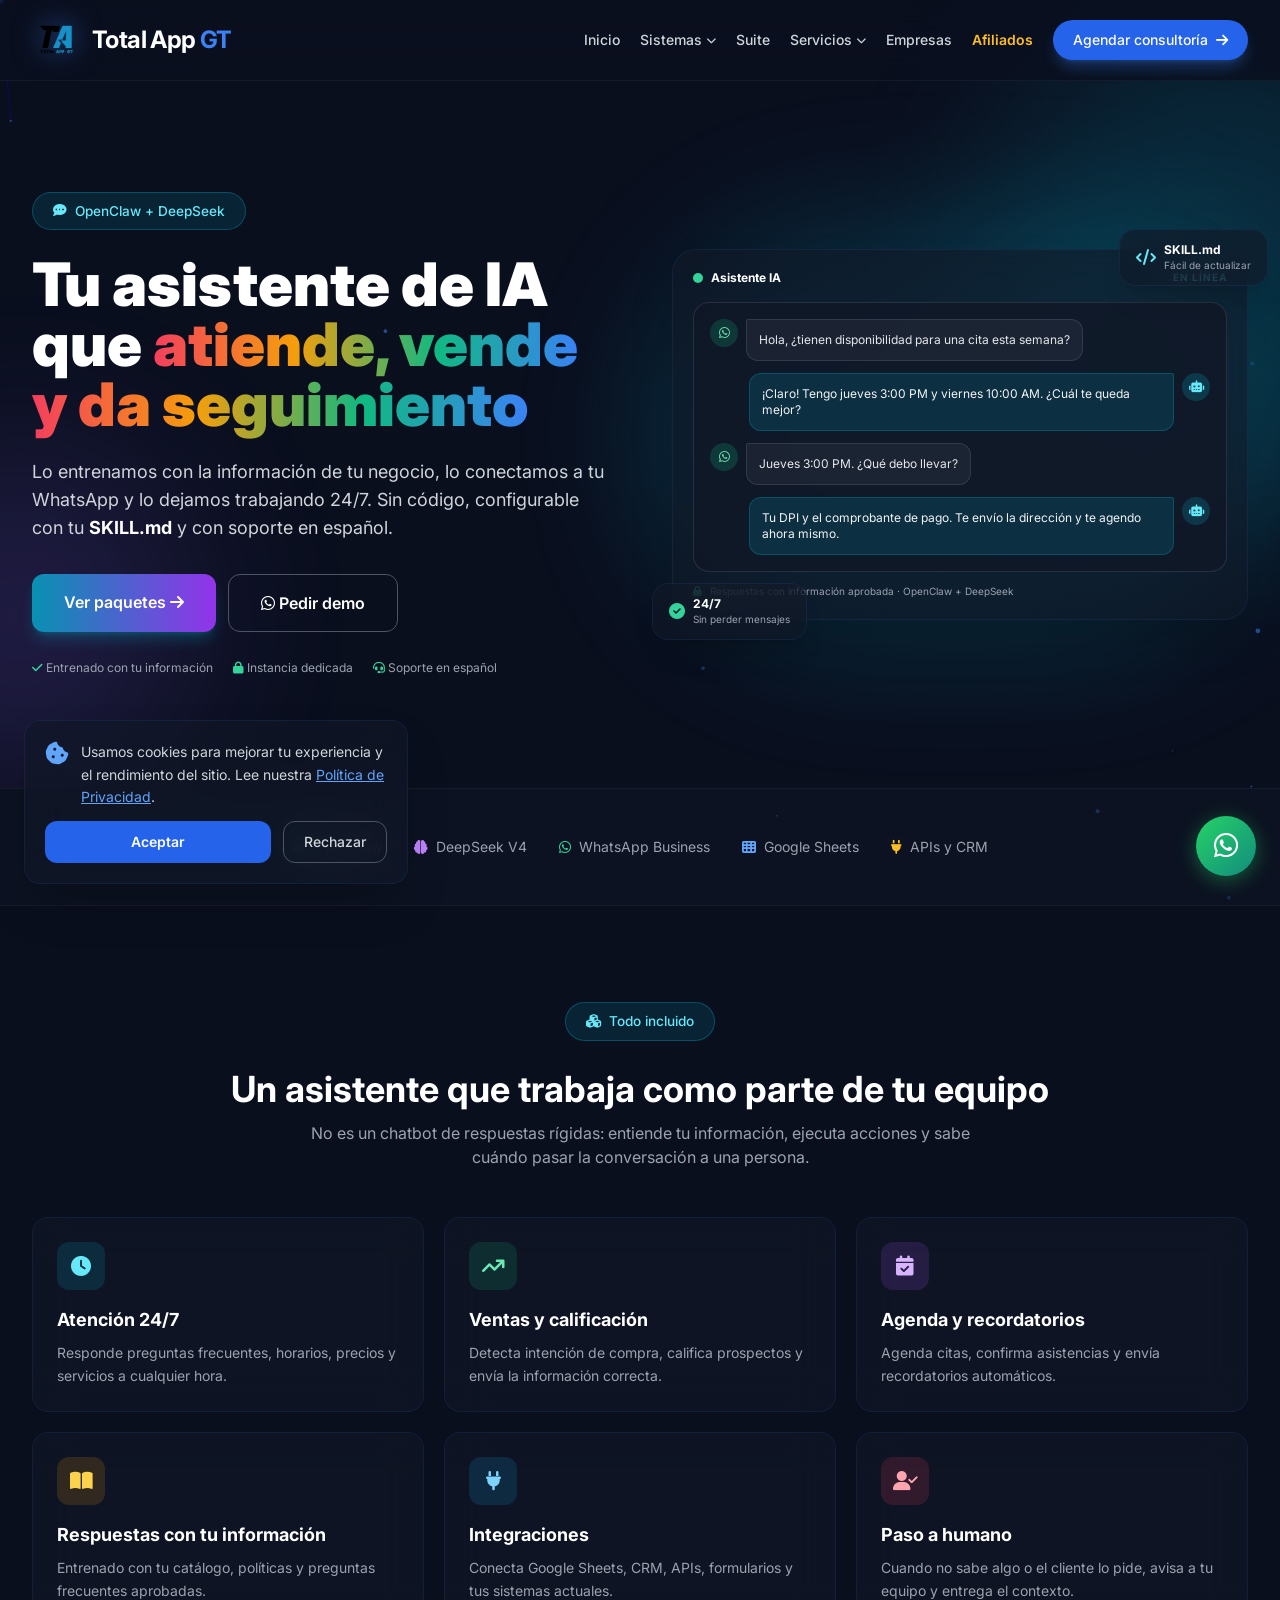
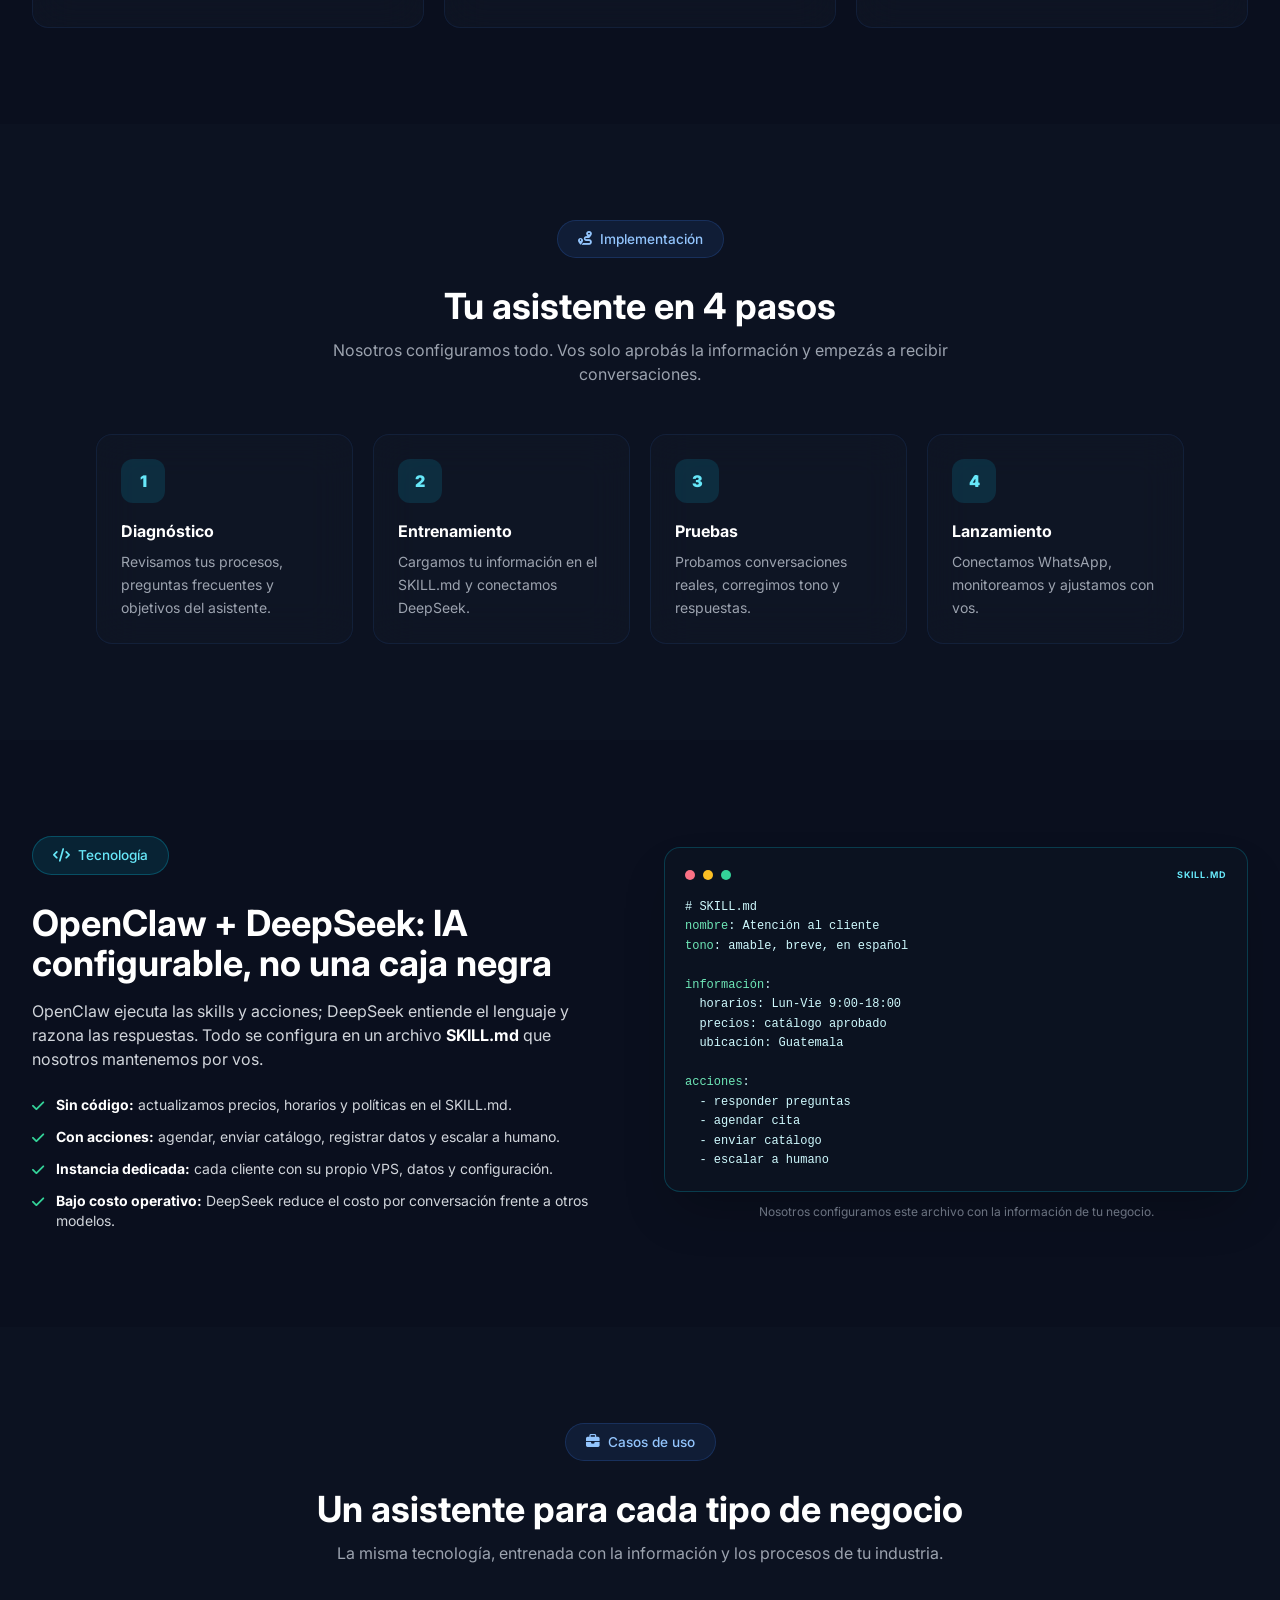
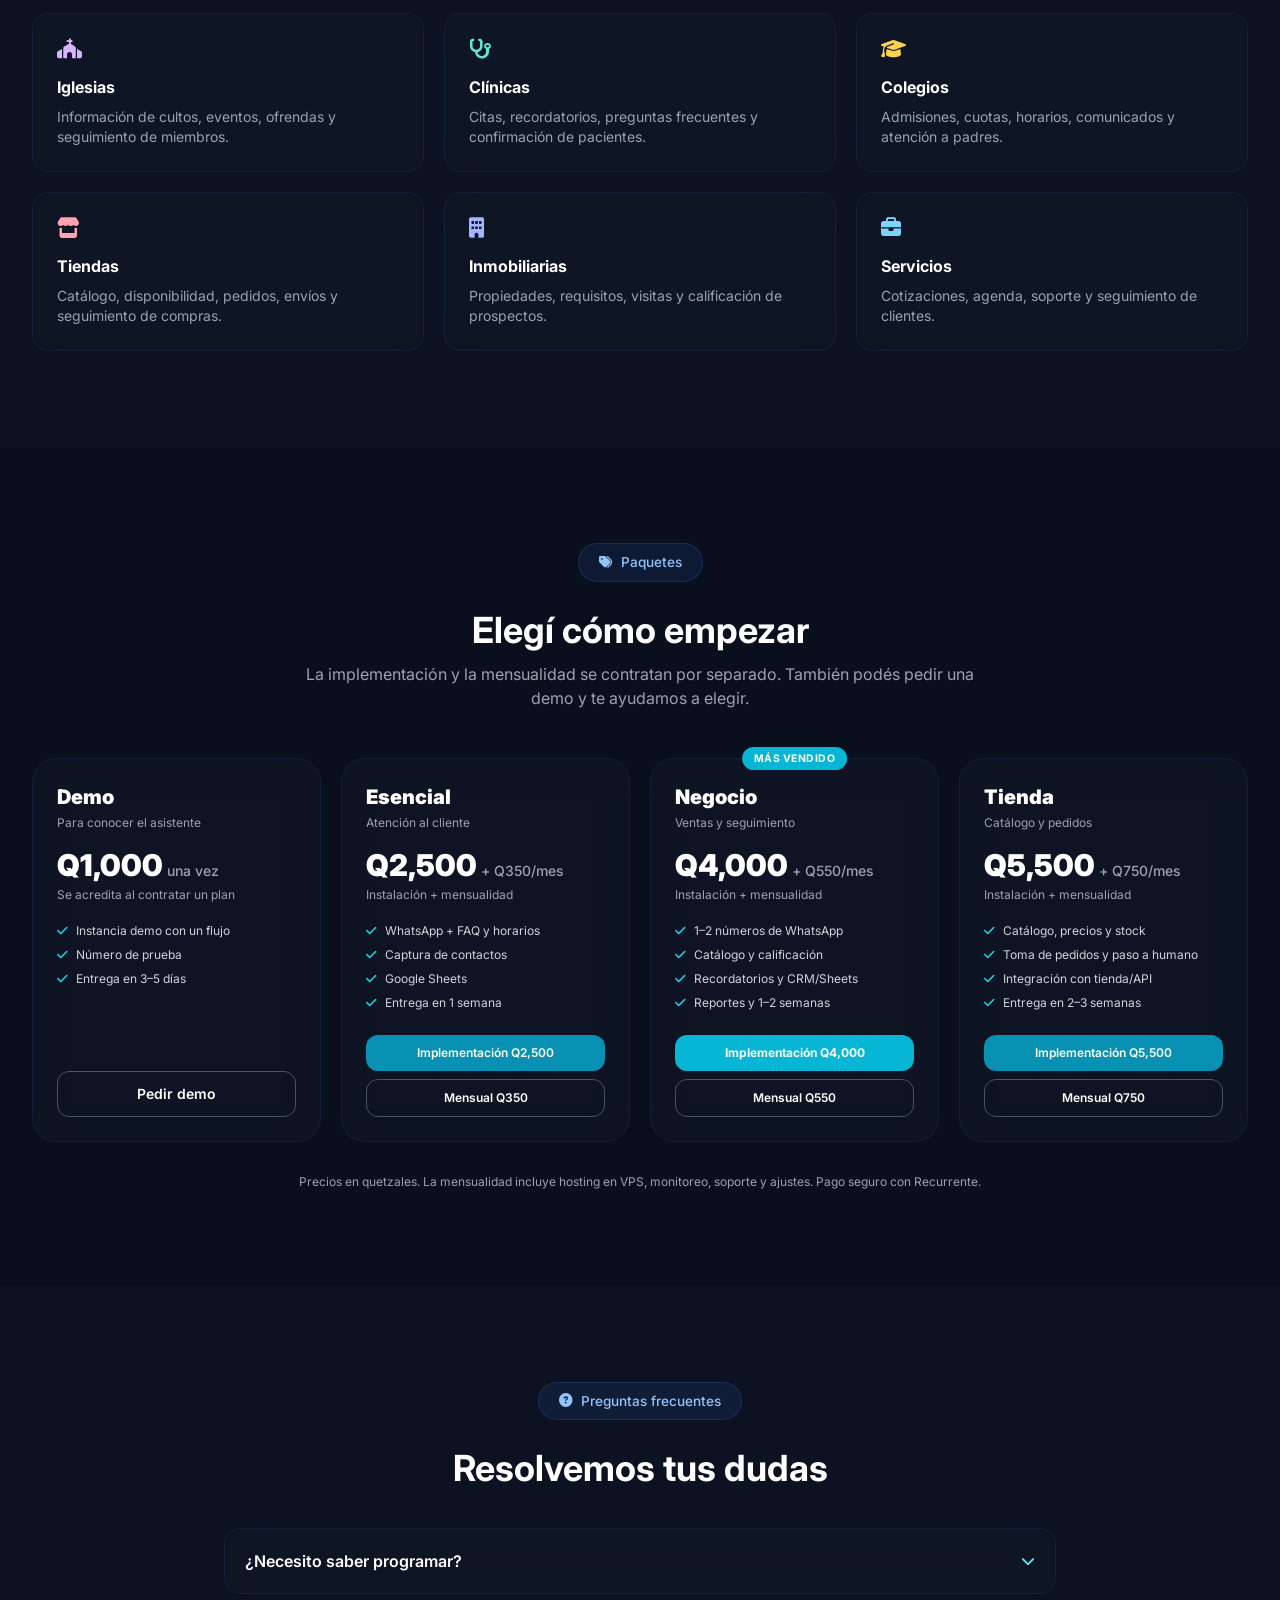
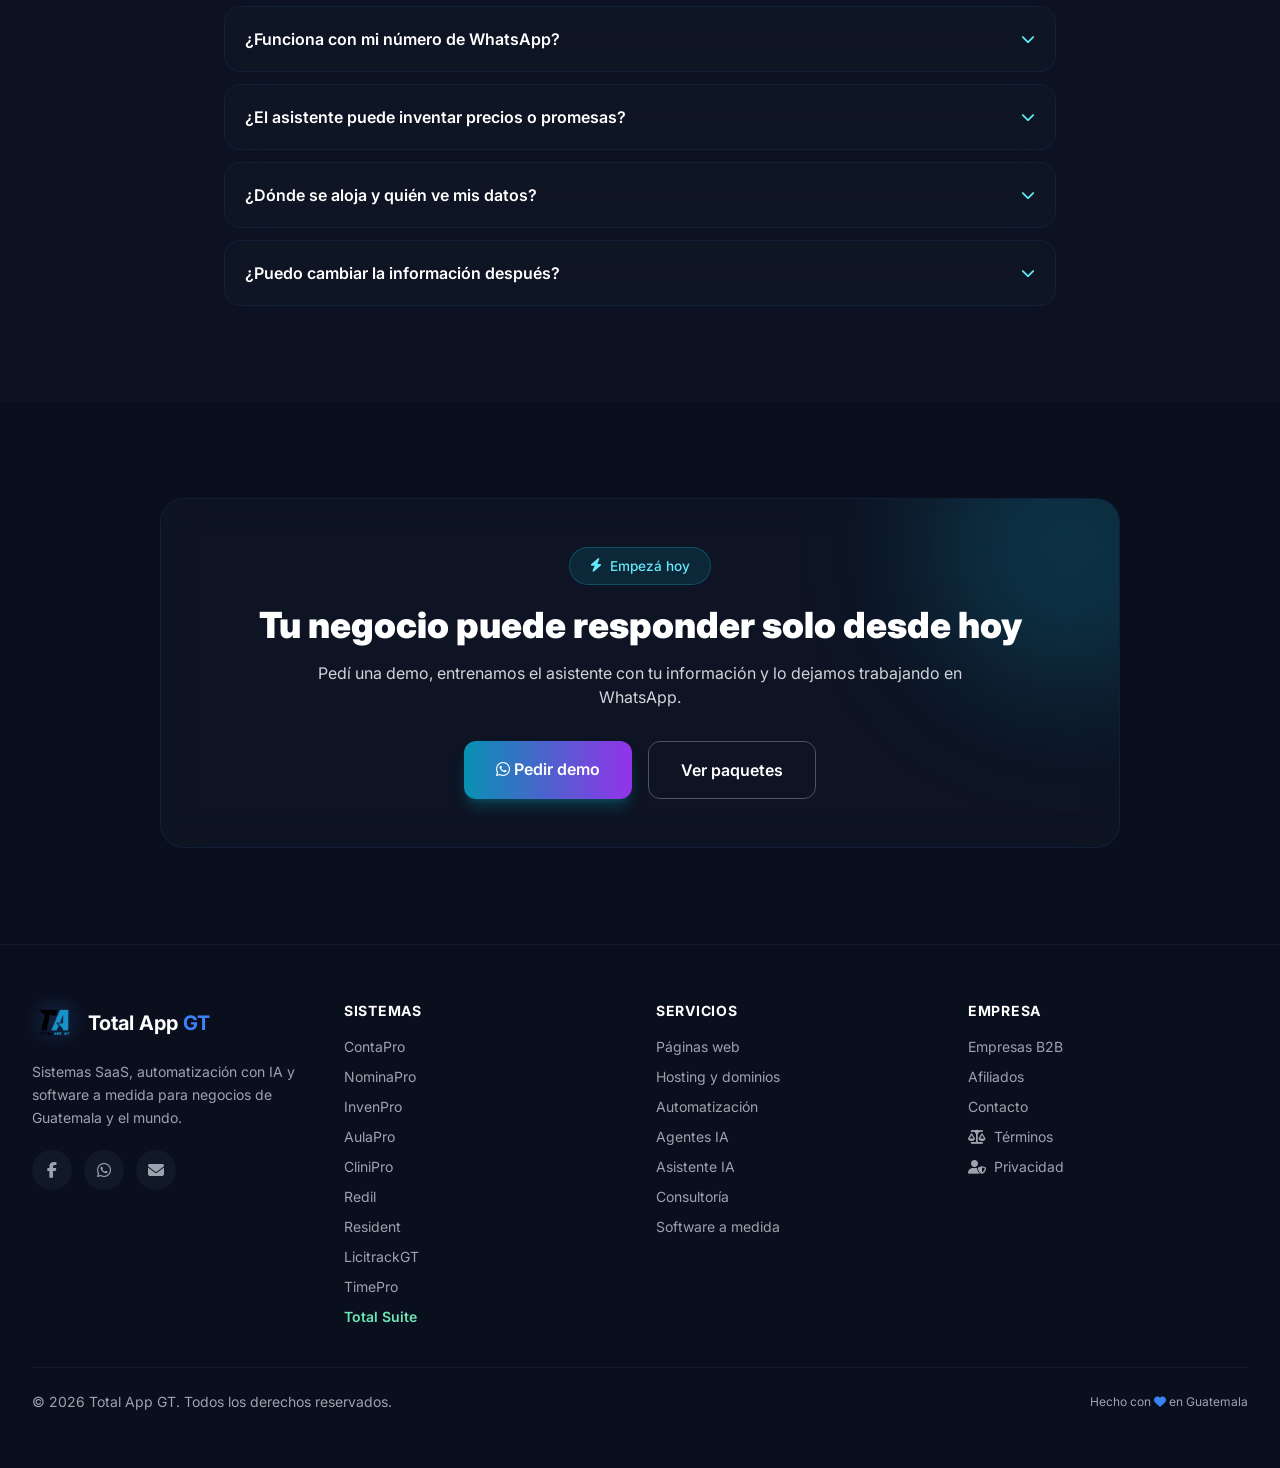
<file: asistente-ia.html>
<!DOCTYPE html>
<html lang="es" class="scroll-smooth">
<head>
    <meta charset="UTF-8">
    <meta name="viewport" content="width=device-width, initial-scale=1.0">
    <meta http-equiv="Cache-Control" content="no-cache, no-store, must-revalidate">
    <meta http-equiv="Pragma" content="no-cache">
    <meta http-equiv="Expires" content="0">
    <title>Asistente IA con OpenClaw + DeepSeek | Total App GT</title>
    <meta name="description" content="Asistente IA para WhatsApp entrenado con la información de tu negocio. Implementación con OpenClaw + DeepSeek, SKILL.md, integraciones y soporte en español.">
    <meta name="keywords" content="asistente IA Guatemala, chatbot WhatsApp, OpenClaw, DeepSeek, agente IA para negocios, automatización WhatsApp, asistente virtual, SKILL.md, IA para iglesias, clínicas, colegios y tiendas">
    <meta name="author" content="Total App GT">
    <meta name="robots" content="index, follow, max-image-preview:large, max-snippet:-1, max-video-preview:-1">
    <meta name="language" content="Spanish">
    <meta name="geo.region" content="GT">
    <meta name="geo.placename" content="Guatemala">
    <meta name="theme-color" content="#0a0f1e">
    <link rel="canonical" href="https://totalappgt.com/asistente-ia.html">

    <!-- Open Graph -->
    <meta property="og:type" content="website">
    <meta property="og:locale" content="es_GT">
    <meta property="og:site_name" content="Total App GT">
    <meta property="og:title" content="Asistente IA con OpenClaw + DeepSeek | Total App GT">
    <meta property="og:description" content="Tu asistente de IA en WhatsApp, entrenado con tu información y listo para atender, vender y dar seguimiento 24/7.">
    <meta property="og:url" content="https://totalappgt.com/asistente-ia.html">
    <meta property="og:image" content="https://totalappgt.com/logo.png">

    <!-- Twitter Card -->
    <meta name="twitter:card" content="summary">
    <meta name="twitter:title" content="Asistente IA con OpenClaw + DeepSeek | Total App GT">
    <meta name="twitter:description" content="Asistente IA para WhatsApp con OpenClaw + DeepSeek, entrenado con tu negocio.">
    <meta name="twitter:image" content="https://totalappgt.com/logo.png">

    <!-- Favicons -->
    <link rel="icon" type="image/png" href="logo.png">
    <link rel="apple-touch-icon" href="logo.png">

    <!-- Performance -->
    <link rel="preconnect" href="https://fonts.googleapis.com">
    <link rel="preconnect" href="https://fonts.gstatic.com" crossorigin>
    <link rel="preconnect" href="https://cdnjs.cloudflare.com">
    <link rel="preload" href="tailwind-compiled.css?v=9" as="style">

    <link rel="stylesheet" href="tailwind-compiled.css?v=9">
    <link href="https://fonts.googleapis.com/css2?family=Inter:wght@300;400;500;600;700;800;900&display=swap" rel="stylesheet">
    <link rel="stylesheet" href="https://cdnjs.cloudflare.com/ajax/libs/font-awesome/6.4.0/css/all.min.css" media="print" onload="this.media='all'">
    <noscript><link rel="stylesheet" href="https://cdnjs.cloudflare.com/ajax/libs/font-awesome/6.4.0/css/all.min.css"></noscript>

    <!-- Schema.org: Organización -->
    <script type="application/ld+json">
    {
        "@context": "https://schema.org",
        "@type": "Organization",
        "name": "Total App GT",
        "url": "https://totalappgt.com/",
        "logo": "https://totalappgt.com/logo.png",
        "description": "Consultoría de procesos y operaciones (5S, inventarios, logística, controles) y desarrollo de sistemas SaaS a medida en Guatemala. Ordenamos y digitalizamos empresas.",
        "email": "totalappgt@gmail.com",
        "telephone": "+50258303182",
        "address": { "@type": "PostalAddress", "addressLocality": "Guatemala", "addressCountry": "GT" },
        "sameAs": [ "https://facebook.com/totalappgt" ]
    }
    </script>

    <!-- Schema.org: WebSite -->
    <script type="application/ld+json">
    {
        "@context": "https://schema.org",
        "@type": "WebSite",
        "name": "Total App GT",
        "url": "https://totalappgt.com/",
        "inLanguage": "es",
        "publisher": { "@type": "Organization", "name": "Total App GT" }
    }
    </script>

    <!-- Schema.org: LocalBusiness -->
    <script type="application/ld+json">
    {
        "@context": "https://schema.org",
        "@type": "ProfessionalService",
        "name": "Total App GT",
        "description": "Consultoría de procesos y operaciones + desarrollo de sistemas SaaS y automatización en Guatemala.",
        "url": "https://totalappgt.com/",
        "telephone": "+50258303182",
        "email": "totalappgt@gmail.com",
        "address": { "@type": "PostalAddress", "addressLocality": "Guatemala", "addressCountry": "GT" },
        "priceRange": "$$",
        "openingHours": "Mo-Fr 09:00-18:00",
        "areaServed": ["GT", "Latinoamérica"]
    }
    </script>
    <script type="application/ld+json">
    {
        "@context": "https://schema.org",
        "@type": "Service",
        "name": "Consultoría Empresarial en Procesos y Operaciones",
        "serviceType": "Business Consulting",
        "description": "Consultoría en inventarios, metodología 5S, levantamiento de procesos, controles operativos y administrativos, logística, seguridad industrial, seguimiento de gestión y soluciones en Excel.",
        "provider": {
            "@type": "Person",
            "name": "Daniel Martínez",
            "jobTitle": "Consultor en procesos y operaciones",
            "worksFor": { "@type": "Organization", "name": "Total App GT" },
            "telephone": "+50258303182",
            "email": "totalappgt@gmail.com"
        },
        "areaServed": ["GT", "Latinoamérica"]
    }
    </script>
    <style>
        *{margin:0;padding:0;box-sizing:border-box}
        body{font-family:'Inter',sans-serif;background:#0a0f1e;overflow-x:hidden;color:#e5e7eb}
        ::selection{background:#3b82f6;color:#fff}
        #particles-canvas{position:fixed;top:0;left:0;width:100%;height:100%;z-index:0;pointer-events:none}

        /* Scroll progress bar */
        #scroll-progress{position:fixed;top:0;left:0;height:4px;width:0;z-index:9999;background:linear-gradient(90deg,#f43f5e,#f59e0b,#10b981,#3b82f6,#8b5cf6,#ec4899);background-size:400% 400%;animation:gradientShift 6s ease infinite;transition:width .1s}
        @keyframes gradientShift{0%{background-position:0% 50%}50%{background-position:100% 50%}100%{background-position:0% 50%}}

        .glass{background:rgba(17,24,39,.6);backdrop-filter:blur(20px);-webkit-backdrop-filter:blur(20px);border:1px solid rgba(59,130,246,.1)}
        .reveal{opacity:0;transform:translateY(40px);transition:all .8s cubic-bezier(.23,1,.32,1)}
        .reveal.active{opacity:1;transform:translateY(0)}
        .reveal-left{opacity:0;transform:translateX(-60px);transition:all .9s cubic-bezier(.23,1,.32,1)}
        .reveal-left.active{opacity:1;transform:translateX(0)}
        .reveal-right{opacity:0;transform:translateX(60px);transition:all .9s cubic-bezier(.23,1,.32,1)}
        .reveal-right.active{opacity:1;transform:translateX(0)}
        .reveal-scale{opacity:0;transform:scale(.85);transition:all .8s cubic-bezier(.23,1,.32,1)}
        .reveal-scale.active{opacity:1;transform:scale(1)}

        .gradient-text{background:linear-gradient(135deg,#93c5fd,#3b82f6,#1d4ed8);-webkit-background-clip:text;-webkit-text-fill-color:transparent;background-clip:text}
        .gradient-text-warm{background:linear-gradient(135deg,#f43f5e,#f59e0b);-webkit-background-clip:text;-webkit-text-fill-color:transparent;background-clip:text}
        .gradient-text-multi{background:linear-gradient(90deg,#f43f5e,#f59e0b,#10b981,#3b82f6,#8b5cf6,#ec4899,#f43f5e);background-size:200% auto;-webkit-background-clip:text;background-clip:text;-webkit-text-fill-color:transparent;color:transparent;-webkit-box-decoration-break:clone;box-decoration-break:clone;display:inline;padding-bottom:.12em;animation:gradientShift 8s linear infinite}
        .gradient-animate{background:linear-gradient(90deg,#60a5fa,#2563eb,#60a5fa,#3b82f6);background-size:200% auto;-webkit-background-clip:text;-webkit-text-fill-color:transparent;background-clip:text;animation:shine 6s linear infinite}

        .btn-glow{position:relative;overflow:hidden}
        .btn-glow::after{content:'';position:absolute;top:-50%;left:-50%;width:200%;height:200%;background:radial-gradient(circle,rgba(59,130,246,.35) 0%,transparent 70%);opacity:0;transition:opacity .4s}
        .btn-glow:hover::after{opacity:1}

        .whatsapp-btn{position:fixed;bottom:24px;right:24px;z-index:999;width:60px;height:60px;border-radius:50%;background:linear-gradient(135deg,#25D366,#128C7E);color:#fff;display:flex;align-items:center;justify-content:center;font-size:28px;box-shadow:0 4px 20px rgba(37,211,102,.4);transition:all .3s;animation:pulse 2s infinite}
        .whatsapp-btn:hover{transform:scale(1.1) rotate(10deg);box-shadow:0 8px 30px rgba(37,211,102,.6)}
        .nav-scrolled{background:rgba(10,15,30,.96)!important;border-bottom-color:rgba(59,130,246,.25)!important;box-shadow:0 10px 40px rgba(0,0,0,.4)}
        .gradient-bar{width:80px;height:4px;background:linear-gradient(90deg,#f43f5e,#f59e0b,#3b82f6,#8b5cf6);border-radius:2px;margin:0 auto}
        .parallax-shape{position:absolute;border-radius:50%;filter:blur(90px);opacity:.18;pointer-events:none}
        .grid-bg{background-image:linear-gradient(rgba(59,130,246,.05) 1px,transparent 1px),linear-gradient(90deg,rgba(59,130,246,.05) 1px,transparent 1px);background-size:40px 40px;animation:gridMove 20s linear infinite}
        .form-input:focus{box-shadow:0 0 0 3px rgba(59,130,246,.2);outline:none}

        /* Marquee ticker */
        .marquee{overflow:hidden;white-space:nowrap;position:relative;background:linear-gradient(90deg,#111827,#0f172a);border-top:1px solid rgba(59,130,246,.15);border-bottom:1px solid rgba(59,130,246,.15)}
        .marquee-track{display:inline-block;white-space:nowrap;animation:marqueeMove 30s linear infinite}
        .marquee:hover .marquee-track{animation-play-state:paused}
        .marquee-item{display:inline-flex;align-items:center;gap:.6rem;padding:1rem 2.5rem;font-size:1rem;font-weight:600;color:#e5e7eb}
        .marquee-item i{font-size:1.1rem}
        @keyframes marqueeMove{0%{transform:translateX(0)}100%{transform:translateX(-50%)}}

        /* Borde gradiente animado en cards */
        .card-border-grad{position:relative;border-radius:1.5rem;padding:2px;background:linear-gradient(135deg,#f43f5e,#f59e0b,#10b981,#3b82f6,#8b5cf6,#f43f5e);background-size:300% 300%;animation:gradientShift 8s ease infinite}
        .card-border-grad>div{border-radius:calc(1.5rem - 2px);background:#0f172a}

        .sys-card{position:relative;border-radius:1.25rem;overflow:hidden;background:rgba(17,24,39,.6);backdrop-filter:blur(20px);border:1px solid rgba(59,130,246,.08);transition:all .5s cubic-bezier(.23,1,.32,1);display:flex;flex-direction:column}
        .sys-card:hover{transform:translateY(-8px);border-color:rgba(59,130,246,.35);box-shadow:0 25px 60px -15px rgba(59,130,246,.25)}
        .sys-card .sys-icon-wrap{width:56px;height:56px;border-radius:16px;display:flex;align-items:center;justify-content:center;font-size:1.5rem;transition:all .4s;flex-shrink:0}
        .sys-card:hover .sys-icon-wrap{transform:scale(1.1) rotate(-5deg)}
        .sys-card-tags span{padding:3px 10px;border-radius:999px;font-size:.65rem;font-weight:500;background:rgba(255,255,255,.06);color:#6b7280;border:1px solid rgba(255,255,255,.06)}

        .badge-soft{display:inline-flex;align-items:center;gap:.5rem;padding:.5rem 1.25rem;border-radius:999px;background:rgba(59,130,246,.1);border:1px solid rgba(59,130,246,.2);color:#93c5fd;font-size:.85rem;font-weight:500}
        .nav-link{position:relative;transition:color .3s}
        .nav-link::after{content:'';position:absolute;bottom:-4px;left:0;width:0;height:2px;background:linear-gradient(90deg,#f43f5e,#3b82f6,#8b5cf6);transition:width .3s;border-radius:2px}
        .nav-link:hover::after{width:100%}
        .nav-link:hover{color:#fff}
        .step-number{width:64px;height:64px;border-radius:20px;display:flex;align-items:center;justify-content:center;font-size:1.6rem;font-weight:800;background:linear-gradient(135deg,#3b82f6,#1d4ed8);color:#fff;box-shadow:0 10px 30px rgba(59,130,246,.3);flex-shrink:0}
        .feature-check{display:flex;align-items:flex-start;gap:.75rem;padding:.9rem 1.1rem;border-radius:14px;background:rgba(17,24,39,.5);border:1px solid rgba(255,255,255,.05);transition:all .3s}
        .feature-check:hover{border-color:rgba(59,130,246,.3);transform:translateX(6px)}
        .feature-check i{color:#3b82f6;margin-top:.15rem;flex-shrink:0}
        .neura-glow{position:relative}
        .neura-glow::before{content:'';position:absolute;inset:-2px;border-radius:inherit;background:linear-gradient(135deg,#8b5cf6,#3b82f6,#06b6d4,#8b5cf6);background-size:300% 300%;animation:gridMove 6s ease infinite;z-index:-1}
        @keyframes gridMove{0%{background-position:0% 50%}50%{background-position:100% 50%}100%{background-position:0% 50%}}

        /* CTA flotante lateral */
        .side-cta{position:fixed;left:0;top:50%;transform:translateY(-50%);z-index:998;writing-mode:vertical-rl;padding:1rem .6rem;border-radius:0 12px 12px 0;background:linear-gradient(135deg,#3b82f6,#8b5cf6);color:#fff;font-weight:700;font-size:.8rem;letter-spacing:.1em;text-transform:uppercase;cursor:pointer;box-shadow:0 10px 30px rgba(59,130,246,.3);transition:all .3s}
        .side-cta:hover{padding-left:1rem;background:linear-gradient(135deg,#2563eb,#7c3aed)}
        .side-cta a{color:#fff;text-decoration:none}

        /* Floating decorative */
        .float-icon{position:absolute;opacity:.35;animation:float 6s ease-in-out infinite}
        /* Cerebro animado SVG */
        .brain-container{position:relative;width:100%;max-width:480px;margin:0 auto}
        .brain-svg{width:100%;height:auto;filter:drop-shadow(0 0 40px rgba(99,102,241,.35))}
        .neuron{animation:neuronPulse 2.5s ease-in-out infinite}
        .neuron:nth-child(odd){animation-delay:.6s}
        .neuron:nth-child(3n){animation-delay:1.2s}
        @keyframes neuronPulse{0%,100%{opacity:.5;r:3}50%{opacity:1;r:5}}
        .synapse{stroke-dasharray:6 8;animation:synapseFlow 3s linear infinite}
        @keyframes synapseFlow{to{stroke-dashoffset:-28}}
        .brain-glow{position:absolute;inset:15%;border-radius:50%;background:radial-gradient(circle,rgba(139,92,246,.25),transparent 70%);filter:blur(30px);animation:brainGlow 4s ease-in-out infinite}
        @keyframes brainGlow{0%,100%{opacity:.5;transform:scale(1)}50%{opacity:.9;transform:scale(1.08)}}
        .orbit-ring{position:absolute;border:1px dashed rgba(99,102,241,.25);border-radius:50%;animation:orbitSpin 20s linear infinite}
        @keyframes orbitSpin{to{transform:rotate(360deg)}}
        .orbit-dot{position:absolute;width:8px;height:8px;border-radius:50%;top:-4px;left:50%;box-shadow:0 0 12px currentColor}

        .tilt-card{transition:transform .4s cubic-bezier(.23,1,.32,1)}
        .tilt-card:hover{transform:translateY(-6px) rotateX(3deg) rotateY(2deg)}

        @media (max-width:640px){
            .whatsapp-btn{width:50px;height:50px;font-size:24px;bottom:16px;right:16px}
            h1{font-size:2.4rem!important}
            .side-cta{display:none}
        }
        /* Dropdown Sistemas */
        .dropdown-menu{opacity:0;visibility:hidden;transform:translateY(8px);transition:opacity .2s ease,transform .2s ease,visibility .2s;pointer-events:none}
        .dropdown:hover .dropdown-menu,.dropdown:focus-within .dropdown-menu{opacity:1;visibility:visible;transform:translateY(0);pointer-events:auto}
    </style>

    <!-- Schema.org: Software Applications -->
    <script type="application/ld+json">
    {
        "@context": "https://schema.org",
        "@type": "SoftwareApplication",
        "name": "Redil",
        "applicationCategory": "BusinessApplication",
        "operatingSystem": "Web",
        "description": "Sistema SaaS para administración de iglesias: miembros, ofrendas, diezmos, reportes digitales y seguimiento.",
        "url": "https://redil.totalappgt.com/",
        "offers": { "@type": "Offer", "price": "0", "priceCurrency": "GTQ" },
        "publisher": { "@type": "Organization", "name": "Total App GT" }
    }
    </script>
    <script type="application/ld+json">
    {
        "@context": "https://schema.org",
        "@type": "SoftwareApplication",
        "name": "LicitrackGT",
        "applicationCategory": "BusinessApplication",
        "operatingSystem": "Web",
        "description": "Extractor y gestor automatizado de licitaciones del gobierno de Guatemala (Guatecompras OCDS) con dashboard y alertas.",
        "url": "https://licitrackgt.totalappgt.com/",
        "offers": { "@type": "Offer", "price": "0", "priceCurrency": "GTQ" },
        "publisher": { "@type": "Organization", "name": "Total App GT" }
    }
    </script>
    <script type="application/ld+json">
    {
        "@context": "https://schema.org",
        "@type": "SoftwareApplication",
        "name": "ContaPro",
        "applicationCategory": "FinanceApplication",
        "operatingSystem": "Web",
        "description": "ERP contable con facturación electrónica FEL, integración SAT, flujo de caja y multi-empresa.",
        "url": "https://contapro.totalappgt.com/",
        "offers": { "@type": "Offer", "price": "0", "priceCurrency": "GTQ" },
        "publisher": { "@type": "Organization", "name": "Total App GT" }
    }
    </script>
    <script type="application/ld+json">
    {
        "@context": "https://schema.org",
        "@type": "SoftwareApplication",
        "name": "AulaPro",
        "applicationCategory": "EducationalApplication",
        "operatingSystem": "Web",
        "description": "Plataforma educativa integral: estudiantes, asistencias, calificaciones, docentes y reportes académicos.",
        "url": "https://aulapro.totalappgt.com/",
        "offers": { "@type": "Offer", "price": "0", "priceCurrency": "GTQ" },
        "publisher": { "@type": "Organization", "name": "Total App GT" }
    }
    </script>
    <script type="application/ld+json">
    {
        "@context": "https://schema.org",
        "@type": "SoftwareApplication",
        "name": "InvenPro",
        "applicationCategory": "BusinessApplication",
        "operatingSystem": "Web",
        "description": "Gestión completa de inventarios y bodegas: productos, movimientos, roles y reportes en tiempo real.",
        "url": "https://invenpro.totalappgt.com/",
        "offers": { "@type": "Offer", "price": "0", "priceCurrency": "GTQ" },
        "publisher": { "@type": "Organization", "name": "Total App GT" }
    }
    </script>
    <script type="application/ld+json">
    {
        "@context": "https://schema.org",
        "@type": "Service",
        "name": "Tienda en línea por comisión",
        "serviceType": "E-commerce Development",
        "description": "Creamos tiendas en línea con catálogo, carrito, pagos y envíos. Uso público por comisión para vender tus productos.",
        "areaServed": "Latinoamérica",
        "provider": { "@type": "Organization", "name": "Total App GT" }
    }
    </script>
    <script type="application/ld+json">
    {
        "@context": "https://schema.org",
        "@type": "Service",
        "name": "Agentes de Inteligencia Artificial con Neura",
        "serviceType": "AI Automation",
        "description": "Agentes IA con Neura que atienden clientes, venden, agendan citas y automatizan procesos vía WhatsApp e Instagram para negocios.",
        "provider": { "@type": "Organization", "name": "Total App GT" },
        "areaServed": ["GT", "Latinoamérica"]
    }
    </script>

    <script type="application/ld+json">
    {
        "@context": "https://schema.org",
        "@type": "Service",
        "name": "Asistente IA con OpenClaw y DeepSeek",
        "serviceType": "AI Assistant",
        "description": "Implementación de asistentes de IA para WhatsApp, entrenados con la información del negocio, configurables con SKILL.md e integrados a herramientas.",
        "provider": { "@type": "Organization", "name": "Total App GT", "url": "https://totalappgt.com/" },
        "areaServed": ["GT", "Latinoamérica"],
        "offers": [
            { "@type": "Offer", "name": "Demo", "price": "1000", "priceCurrency": "GTQ" },
            { "@type": "Offer", "name": "Esencial", "price": "2500", "priceCurrency": "GTQ" },
            { "@type": "Offer", "name": "Negocio", "price": "4000", "priceCurrency": "GTQ" },
            { "@type": "Offer", "name": "Tienda", "price": "5500", "priceCurrency": "GTQ" }
        ]
    }
    </script>
    <script type="application/ld+json">
    {
        "@context": "https://schema.org",
        "@type": "FAQPage",
        "mainEntity": [
            { "@type": "Question", "name": "¿Necesito saber programar?", "acceptedAnswer": { "@type": "Answer", "text": "No. Nosotros configuramos OpenClaw, DeepSeek y el SKILL.md con la información de tu negocio." } },
            { "@type": "Question", "name": "¿Funciona con mi número de WhatsApp?", "acceptedAnswer": { "@type": "Answer", "text": "Sí. Trabajamos con un número dedicado o con WhatsApp Business, según el volumen de tu operación." } },
            { "@type": "Question", "name": "¿El asistente puede inventar precios?", "acceptedAnswer": { "@type": "Answer", "text": "No. Responde con la información aprobada por tu negocio y escala a una persona cuando no tiene la respuesta." } },
            { "@type": "Question", "name": "¿Dónde se aloja?", "acceptedAnswer": { "@type": "Answer", "text": "En un VPS dedicado con una instancia separada para cada cliente, monitoreo y respaldos." } }
        ]
    }
    </script>

</head>
<body>

<canvas id="particles-canvas"></canvas>
<div id="scroll-progress"></div>

<a href="https://wa.me/50258303182" target="_blank" rel="noopener" class="whatsapp-btn" aria-label="WhatsApp">
    <i class="fa-brands fa-whatsapp"></i>
</a>

<!-- ======================= NAVBAR ======================= -->
<nav id="navbar" class="fixed w-full z-50 bg-dark-900/80 backdrop-blur-xl border-b border-gray-800/50 transition-all duration-300">
    <div class="max-w-7xl mx-auto px-4 sm:px-6 lg:px-8">
        <div class="flex justify-between items-center h-20">
            <a href="#inicio" class="flex items-center gap-3 group shrink-0">
                <img src="logo.png" alt="Total App GT" class="w-12 h-12 object-contain drop-shadow-[0_0_14px_rgba(59,130,246,0.6)] group-hover:scale-110 transition-all"
                     onerror="this.outerHTML='<div class=\'w-12 h-12 rounded-xl bg-gradient-to-br from-brand-500 to-blue-700 flex items-center justify-center shadow-lg shadow-brand-500/30\'><i class=\'fa-solid fa-code text-white text-2xl\'></i></div>'">
                <span class="font-bold text-xl sm:text-2xl tracking-tight text-white whitespace-nowrap">Total App <span class="text-brand-500">GT</span></span>
            </a>
            <div class="hidden lg:flex items-center gap-5">
                <a href="#inicio" class="nav-link text-sm font-medium text-gray-300">Inicio</a>
                <div class="relative dropdown">
                    <button class="nav-link text-sm font-medium text-gray-300 flex items-center gap-1" aria-haspopup="true">Sistemas <i class="fa-solid fa-chevron-down text-[10px]"></i></button>
                    <div class="dropdown-menu absolute left-0 top-full pt-3 w-64">
                        <div class="glass rounded-xl p-2 border border-gray-700/50 shadow-2xl">
                            <p class="px-3 pt-2 pb-1 text-[10px] font-bold text-gray-500 uppercase tracking-widest">Plataformas</p>
                            <a href="https://contapro.totalappgt.com/" class="block px-3 py-2 rounded-lg text-sm text-gray-300 hover:bg-gray-800 hover:text-white transition-colors"><i class="fa-solid fa-calculator text-emerald-400 mr-2"></i>ContaPro</a>
                            <a href="https://nominapro.totalappgt.com/" class="block px-3 py-2 rounded-lg text-sm text-gray-300 hover:bg-gray-800 hover:text-white transition-colors"><i class="fa-solid fa-users-gear text-blue-400 mr-2"></i>NominaPro</a>
                            <a href="https://invenpro.totalappgt.com/" class="block px-3 py-2 rounded-lg text-sm text-gray-300 hover:bg-gray-800 hover:text-white transition-colors"><i class="fa-solid fa-warehouse text-amber-400 mr-2"></i>InvenPro</a>
                            <a href="https://aulapro.totalappgt.com/" class="block px-3 py-2 rounded-lg text-sm text-gray-300 hover:bg-gray-800 hover:text-white transition-colors"><i class="fa-solid fa-graduation-cap text-rose-400 mr-2"></i>AulaPro</a>
                            <a href="https://clinipro.totalappgt.com/" class="block px-3 py-2 rounded-lg text-sm text-gray-300 hover:bg-gray-800 hover:text-white transition-colors"><i class="fa-solid fa-stethoscope text-teal-400 mr-2"></i>CliniPro</a>
                            <a href="https://redil.totalappgt.com/" class="block px-3 py-2 rounded-lg text-sm text-gray-300 hover:bg-gray-800 hover:text-white transition-colors"><i class="fa-solid fa-church text-purple-400 mr-2"></i>Redil</a>
                            <a href="https://resident.totalappgt.com/" class="block px-3 py-2 rounded-lg text-sm text-gray-300 hover:bg-gray-800 hover:text-white transition-colors"><i class="fa-solid fa-building-shield text-indigo-400 mr-2"></i>Resident</a>
                            <a href="https://licitrackgt.totalappgt.com/" class="block px-3 py-2 rounded-lg text-sm text-gray-300 hover:bg-gray-800 hover:text-white transition-colors"><i class="fa-solid fa-file-contract text-sky-400 mr-2"></i>LicitrackGT</a>
                            <a href="https://timepro.totalappgt.com/" class="block px-3 py-2 rounded-lg text-sm text-gray-300 hover:bg-gray-800 hover:text-white transition-colors"><i class="fa-solid fa-list-check text-cyan-400 mr-2"></i>TimePro</a>
                        </div>
                    </div>
                </div>
                <a href="#total-suite" class="nav-link text-sm font-medium text-gray-300">Suite</a>
                <div class="relative dropdown">
                    <button class="nav-link text-sm font-medium text-gray-300 flex items-center gap-1" aria-haspopup="true">Servicios <i class="fa-solid fa-chevron-down text-[10px]"></i></button>
                    <div class="dropdown-menu absolute left-0 top-full pt-3 w-56">
                        <div class="glass rounded-xl p-2 border border-gray-700/50 shadow-2xl">
                            <a href="#web" class="block px-3 py-2 rounded-lg text-sm text-gray-300 hover:bg-gray-800 hover:text-white transition-colors"><i class="fa-solid fa-globe text-sky-400 mr-2"></i>Páginas web</a>
                            <a href="#servicios-tec" class="block px-3 py-2 rounded-lg text-sm text-gray-300 hover:bg-gray-800 hover:text-white transition-colors"><i class="fa-solid fa-server text-blue-400 mr-2"></i>Hosting y dominios</a>
                            <a href="#automatizaciones" class="block px-3 py-2 rounded-lg text-sm text-gray-300 hover:bg-gray-800 hover:text-white transition-colors"><i class="fa-solid fa-diagram-project text-emerald-400 mr-2"></i>Automatización</a>
                            <a href="#agentes" class="block px-3 py-2 rounded-lg text-sm text-gray-300 hover:bg-gray-800 hover:text-white transition-colors"><i class="fa-solid fa-robot text-purple-400 mr-2"></i>Agentes IA</a>
                            <a href="asistente-ia.html" class="block px-3 py-2 rounded-lg text-sm text-gray-300 hover:bg-gray-800 hover:text-white transition-colors"><i class="fa-solid fa-comment-dots text-cyan-400 mr-2"></i>Asistente IA</a>
                            <a href="#consultoria" class="block px-3 py-2 rounded-lg text-sm text-gray-300 hover:bg-gray-800 hover:text-white transition-colors"><i class="fa-solid fa-briefcase text-amber-400 mr-2"></i>Consultoría</a>
                        </div>
                    </div>
                </div>
                <a href="#empresas" class="nav-link text-sm font-medium text-gray-300">Empresas</a>
                <a href="afiliados.html" class="nav-link text-sm font-semibold text-amber-400">Afiliados</a>
                <a href="#contacto" class="px-5 py-2.5 rounded-full bg-brand-600 hover:bg-brand-500 text-white text-sm font-medium transition-all shadow-lg shadow-brand-500/30 btn-glow">Agendar consultoría <i class="fa-solid fa-arrow-right ml-1"></i></a>
            </div>
            <button id="mobile-menu-btn" class="lg:hidden text-gray-300 hover:text-white p-2" aria-label="Menu"><i class="fa-solid fa-bars text-2xl"></i></button>
        </div>
    </div>
    <div id="mobile-menu" class="hidden lg:hidden bg-dark-800/95 backdrop-blur-xl border-b border-gray-700">
        <div class="px-4 pt-2 pb-6 space-y-1">
            <a href="#inicio" class="block px-3 py-2 text-base font-medium text-gray-300 hover:text-white hover:bg-gray-800 rounded-md">Inicio</a>
            <p class="px-3 pt-3 pb-1 text-xs font-semibold text-gray-500 uppercase tracking-wider">Sistemas</p>
            <a href="https://contapro.totalappgt.com/" class="block px-3 py-2 text-base font-medium text-gray-300 hover:text-white hover:bg-gray-800 rounded-md">ContaPro</a>
            <a href="https://nominapro.totalappgt.com/" class="block px-3 py-2 text-base font-medium text-gray-300 hover:text-white hover:bg-gray-800 rounded-md">NominaPro</a>
            <a href="https://invenpro.totalappgt.com/" class="block px-3 py-2 text-base font-medium text-gray-300 hover:text-white hover:bg-gray-800 rounded-md">InvenPro</a>
            <a href="https://aulapro.totalappgt.com/" class="block px-3 py-2 text-base font-medium text-gray-300 hover:text-white hover:bg-gray-800 rounded-md">AulaPro</a>
            <a href="https://clinipro.totalappgt.com/" class="block px-3 py-2 text-base font-medium text-gray-300 hover:text-white hover:bg-gray-800 rounded-md">CliniPro</a>
            <a href="https://redil.totalappgt.com/" class="block px-3 py-2 text-base font-medium text-gray-300 hover:text-white hover:bg-gray-800 rounded-md">Redil</a>
            <a href="https://resident.totalappgt.com/" class="block px-3 py-2 text-base font-medium text-gray-300 hover:text-white hover:bg-gray-800 rounded-md">Resident</a>
            <a href="https://licitrackgt.totalappgt.com/" class="block px-3 py-2 text-base font-medium text-gray-300 hover:text-white hover:bg-gray-800 rounded-md">LicitrackGT</a>
            <a href="https://timepro.totalappgt.com/" class="block px-3 py-2 text-base font-medium text-gray-300 hover:text-white hover:bg-gray-800 rounded-md">TimePro</a>
            <a href="#total-suite" class="block px-3 py-2 text-base font-semibold text-emerald-300 hover:text-white hover:bg-gray-800 rounded-md">Suite</a>
            <p class="px-3 pt-3 pb-1 text-xs font-semibold text-gray-500 uppercase tracking-wider">Servicios</p>
            <a href="#web" class="block px-3 py-2 text-base font-medium text-gray-300 hover:text-white hover:bg-gray-800 rounded-md">Páginas web</a>
            <a href="#servicios-tec" class="block px-3 py-2 text-base font-medium text-gray-300 hover:text-white hover:bg-gray-800 rounded-md">Hosting y dominios</a>
            <a href="#automatizaciones" class="block px-3 py-2 text-base font-medium text-gray-300 hover:text-white hover:bg-gray-800 rounded-md">Automatización</a>
            <a href="#agentes" class="block px-3 py-2 text-base font-medium text-gray-300 hover:text-white hover:bg-gray-800 rounded-md">Agentes IA</a>
            <a href="asistente-ia.html" class="block px-3 py-2 text-base font-medium text-gray-300 hover:text-white hover:bg-gray-800 rounded-md">Asistente IA</a>
            <a href="#consultoria" class="block px-3 py-2 text-base font-medium text-gray-300 hover:text-white hover:bg-gray-800 rounded-md">Consultoría</a>
            <a href="#empresas" class="block px-3 py-2 text-base font-medium text-gray-300 hover:text-white hover:bg-gray-800 rounded-md">Empresas</a>
            <a href="afiliados.html" class="block px-3 py-2 text-base font-semibold text-amber-400 hover:text-white hover:bg-gray-800 rounded-md">Afiliados</a>
            <a href="#contacto" class="block px-3 py-2 mt-4 text-center rounded-md bg-brand-600 text-white font-medium">Agendar consultoría</a>
        </div>
    </div>
</nav>

<main>
    <!-- HERO -->
    <section id="inicio" class="relative pt-40 pb-20 sm:pt-48 sm:pb-28 overflow-hidden">
        <div class="parallax-shape" style="width:460px;height:460px;background:#06b6d4;top:5%;right:-170px;animation:float 9s ease-in-out infinite"></div>
        <div class="parallax-shape" style="width:340px;height:340px;background:#8b5cf6;bottom:0;left:-150px;animation:float 7s ease-in-out infinite reverse"></div>
        <div class="max-w-7xl mx-auto px-4 sm:px-6 lg:px-8 relative z-10">
            <div class="grid lg:grid-cols-2 gap-12 lg:gap-16 items-center">
                <div class="text-center lg:text-left reveal-left">
                    <span class="badge-soft mb-6" style="background:rgba(6,182,212,.12);border-color:rgba(6,182,212,.3);color:#67e8f9"><i class="fa-solid fa-comment-dots"></i> OpenClaw + DeepSeek</span>
                    <h1 class="text-4xl sm:text-6xl font-black text-white leading-tight mb-6">Tu asistente de IA que <span class="gradient-text-multi">atiende, vende y da seguimiento</span></h1>
                    <p class="text-gray-300 max-w-2xl mx-auto lg:mx-0 text-base sm:text-lg mb-8">Lo entrenamos con la información de tu negocio, lo conectamos a tu WhatsApp y lo dejamos trabajando 24/7. Sin código, configurable con tu <strong class="text-white">SKILL.md</strong> y con soporte en español.</p>
                    <div class="flex flex-col sm:flex-row gap-3 justify-center lg:justify-start">
                        <a href="#paquetes" class="px-8 py-4 rounded-xl bg-gradient-to-r from-cyan-600 to-purple-600 hover:from-cyan-500 hover:to-purple-500 text-white font-semibold transition-all shadow-lg shadow-cyan-500/25 btn-glow">Ver paquetes <i class="fa-solid fa-arrow-right"></i></a>
                        <a href="https://wa.me/50258303182?text=Quiero%20una%20demo%20del%20Asistente%20IA" target="_blank" rel="noopener" class="px-8 py-4 rounded-xl border border-gray-600 hover:border-cyan-400 text-white font-semibold transition-all"><i class="fa-brands fa-whatsapp"></i> Pedir demo</a>
                    </div>
                    <div class="mt-7 flex flex-wrap items-center justify-center lg:justify-start gap-x-5 gap-y-2 text-xs text-gray-400">
                        <span><i class="fa-solid fa-check text-emerald-400"></i> Entrenado con tu información</span>
                        <span><i class="fa-solid fa-lock text-emerald-400"></i> Instancia dedicada</span>
                        <span><i class="fa-solid fa-headset text-emerald-400"></i> Soporte en español</span>
                    </div>
                </div>
                <div class="relative reveal-right max-w-md mx-auto lg:max-w-none w-full">
                    <div class="absolute -inset-6 bg-cyan-500/20 blur-3xl rounded-full"></div>
                    <div class="relative glass rounded-3xl p-4 sm:p-5 border border-cyan-500/25 shadow-2xl">
                        <div class="flex items-center gap-2 mb-4">
                            <span class="w-2.5 h-2.5 rounded-full bg-emerald-400"></span>
                            <span class="text-xs font-bold text-white">Asistente IA</span>
                            <span class="ml-auto text-[10px] uppercase tracking-widest text-cyan-300 font-bold">en línea</span>
                        </div>
                        <div class="rounded-2xl bg-dark-800/85 border border-gray-700/60 p-4 space-y-3">
                            <div class="flex gap-2">
                                <div class="w-7 h-7 rounded-full bg-emerald-500/20 text-emerald-300 flex items-center justify-center text-xs flex-shrink-0"><i class="fa-brands fa-whatsapp"></i></div>
                                <div class="rounded-xl rounded-tl-sm bg-white/5 border border-white/10 p-3 text-xs text-gray-200 max-w-[85%]">Hola, ¿tienen disponibilidad para una cita esta semana?</div>
                            </div>
                            <div class="flex justify-end gap-2">
                                <div class="rounded-xl rounded-tr-sm bg-cyan-500/15 border border-cyan-500/25 p-3 text-xs text-gray-100 max-w-[85%]">¡Claro! Tengo jueves 3:00 PM y viernes 10:00 AM. ¿Cuál te queda mejor?</div>
                                <div class="w-7 h-7 rounded-full bg-cyan-500/20 text-cyan-300 flex items-center justify-center text-xs flex-shrink-0"><i class="fa-solid fa-robot"></i></div>
                            </div>
                            <div class="flex gap-2">
                                <div class="w-7 h-7 rounded-full bg-emerald-500/20 text-emerald-300 flex items-center justify-center text-xs flex-shrink-0"><i class="fa-brands fa-whatsapp"></i></div>
                                <div class="rounded-xl rounded-tl-sm bg-white/5 border border-white/10 p-3 text-xs text-gray-200 max-w-[85%]">Jueves 3:00 PM. ¿Qué debo llevar?</div>
                            </div>
                            <div class="flex justify-end gap-2">
                                <div class="rounded-xl rounded-tr-sm bg-cyan-500/15 border border-cyan-500/25 p-3 text-xs text-gray-100 max-w-[85%]">Tu DPI y el comprobante de pago. Te envío la dirección y te agendo ahora mismo.</div>
                                <div class="w-7 h-7 rounded-full bg-cyan-500/20 text-cyan-300 flex items-center justify-center text-xs flex-shrink-0"><i class="fa-solid fa-robot"></i></div>
                            </div>
                        </div>
                        <div class="mt-3 flex items-center gap-2 text-[10px] text-gray-400"><i class="fa-solid fa-lock text-emerald-400"></i> Respuestas con información aprobada · OpenClaw + DeepSeek</div>
                    </div>
                    <div class="hidden sm:flex absolute -bottom-5 -left-5 glass rounded-2xl px-4 py-3 border border-emerald-500/30 items-center gap-2 shadow-xl">
                        <i class="fa-solid fa-circle-check text-emerald-400"></i><div><p class="text-xs font-bold text-white">24/7</p><p class="text-[10px] text-gray-400">Sin perder mensajes</p></div>
                    </div>
                    <div class="hidden sm:flex absolute -top-5 -right-5 glass rounded-2xl px-4 py-3 border border-cyan-500/30 items-center gap-2 shadow-xl">
                        <i class="fa-solid fa-code text-cyan-300"></i><div><p class="text-xs font-bold text-white">SKILL.md</p><p class="text-[10px] text-gray-400">Fácil de actualizar</p></div>
                    </div>
                </div>
            </div>
        </div>
    </section>

    <!-- TECNOLOGÍA -->
    <section class="relative py-12 border-y border-gray-800/50 bg-dark-800/40 overflow-hidden">
        <div class="max-w-7xl mx-auto px-4 sm:px-6 lg:px-8">
            <div class="flex flex-wrap items-center justify-center gap-x-8 gap-y-4 text-sm text-gray-400">
                <span class="flex items-center gap-2"><i class="fa-solid fa-comment-dots text-cyan-400"></i> OpenClaw</span>
                <span class="flex items-center gap-2"><i class="fa-solid fa-brain text-purple-400"></i> DeepSeek V4</span>
                <span class="flex items-center gap-2"><i class="fa-brands fa-whatsapp text-emerald-400"></i> WhatsApp Business</span>
                <span class="flex items-center gap-2"><i class="fa-solid fa-table-cells text-blue-400"></i> Google Sheets</span>
                <span class="flex items-center gap-2"><i class="fa-solid fa-plug text-amber-400"></i> APIs y CRM</span>
            </div>
        </div>
    </section>

    <!-- QUÉ HACE -->
    <section class="relative py-16 sm:py-24 overflow-hidden">
        <div class="max-w-7xl mx-auto px-4 sm:px-6 lg:px-8">
            <div class="text-center mb-12 reveal">
                <span class="badge-soft mb-4" style="background:rgba(6,182,212,.12);border-color:rgba(6,182,212,.3);color:#67e8f9"><i class="fa-solid fa-cubes"></i> Todo incluido</span>
                <h2 class="text-3xl sm:text-4xl font-bold text-white mt-3 mb-3">Un asistente que trabaja como parte de tu equipo</h2>
                <p class="text-gray-400 max-w-2xl mx-auto text-sm sm:text-base">No es un chatbot de respuestas rígidas: entiende tu información, ejecuta acciones y sabe cuándo pasar la conversación a una persona.</p>
            </div>
            <div class="grid sm:grid-cols-2 lg:grid-cols-3 gap-5">
                <div class="glass rounded-2xl p-6 border border-gray-800/50 reveal"><div class="w-12 h-12 rounded-xl bg-cyan-500/15 text-cyan-300 flex items-center justify-center text-xl mb-4"><i class="fa-solid fa-clock"></i></div><h3 class="text-lg font-bold text-white mb-2">Atención 24/7</h3><p class="text-gray-400 text-sm leading-relaxed">Responde preguntas frecuentes, horarios, precios y servicios a cualquier hora.</p></div>
                <div class="glass rounded-2xl p-6 border border-gray-800/50 reveal"><div class="w-12 h-12 rounded-xl bg-emerald-500/15 text-emerald-300 flex items-center justify-center text-xl mb-4"><i class="fa-solid fa-arrow-trend-up"></i></div><h3 class="text-lg font-bold text-white mb-2">Ventas y calificación</h3><p class="text-gray-400 text-sm leading-relaxed">Detecta intención de compra, califica prospectos y envía la información correcta.</p></div>
                <div class="glass rounded-2xl p-6 border border-gray-800/50 reveal"><div class="w-12 h-12 rounded-xl bg-purple-500/15 text-purple-300 flex items-center justify-center text-xl mb-4"><i class="fa-solid fa-calendar-check"></i></div><h3 class="text-lg font-bold text-white mb-2">Agenda y recordatorios</h3><p class="text-gray-400 text-sm leading-relaxed">Agenda citas, confirma asistencias y envía recordatorios automáticos.</p></div>
                <div class="glass rounded-2xl p-6 border border-gray-800/50 reveal"><div class="w-12 h-12 rounded-xl bg-amber-500/15 text-amber-300 flex items-center justify-center text-xl mb-4"><i class="fa-solid fa-book-open"></i></div><h3 class="text-lg font-bold text-white mb-2">Respuestas con tu información</h3><p class="text-gray-400 text-sm leading-relaxed">Entrenado con tu catálogo, políticas y preguntas frecuentes aprobadas.</p></div>
                <div class="glass rounded-2xl p-6 border border-gray-800/50 reveal"><div class="w-12 h-12 rounded-xl bg-sky-500/15 text-sky-300 flex items-center justify-center text-xl mb-4"><i class="fa-solid fa-plug"></i></div><h3 class="text-lg font-bold text-white mb-2">Integraciones</h3><p class="text-gray-400 text-sm leading-relaxed">Conecta Google Sheets, CRM, APIs, formularios y tus sistemas actuales.</p></div>
                <div class="glass rounded-2xl p-6 border border-gray-800/50 reveal"><div class="w-12 h-12 rounded-xl bg-rose-500/15 text-rose-300 flex items-center justify-center text-xl mb-4"><i class="fa-solid fa-user-check"></i></div><h3 class="text-lg font-bold text-white mb-2">Paso a humano</h3><p class="text-gray-400 text-sm leading-relaxed">Cuando no sabe algo o el cliente lo pide, avisa a tu equipo y entrega el contexto.</p></div>
            </div>
        </div>
    </section>

    <!-- CÓMO FUNCIONA -->
    <section class="relative py-16 sm:py-24 bg-dark-800/40 overflow-hidden">
        <div class="max-w-6xl mx-auto px-4 sm:px-6 lg:px-8">
            <div class="text-center mb-12 reveal">
                <span class="badge-soft mb-4"><i class="fa-solid fa-route"></i> Implementación</span>
                <h2 class="text-3xl sm:text-4xl font-bold text-white mt-3 mb-3">Tu asistente en 4 pasos</h2>
                <p class="text-gray-400 max-w-2xl mx-auto text-sm sm:text-base">Nosotros configuramos todo. Vos solo aprobás la información y empezás a recibir conversaciones.</p>
            </div>
            <div class="grid sm:grid-cols-2 lg:grid-cols-4 gap-5">
                <div class="glass rounded-2xl p-6 border border-gray-800/50 reveal"><div class="w-11 h-11 rounded-xl bg-cyan-500/15 text-cyan-300 flex items-center justify-center font-black mb-4">1</div><h3 class="font-bold text-white mb-2">Diagnóstico</h3><p class="text-gray-400 text-sm leading-relaxed">Revisamos tus procesos, preguntas frecuentes y objetivos del asistente.</p></div>
                <div class="glass rounded-2xl p-6 border border-gray-800/50 reveal"><div class="w-11 h-11 rounded-xl bg-cyan-500/15 text-cyan-300 flex items-center justify-center font-black mb-4">2</div><h3 class="font-bold text-white mb-2">Entrenamiento</h3><p class="text-gray-400 text-sm leading-relaxed">Cargamos tu información en el SKILL.md y conectamos DeepSeek.</p></div>
                <div class="glass rounded-2xl p-6 border border-gray-800/50 reveal"><div class="w-11 h-11 rounded-xl bg-cyan-500/15 text-cyan-300 flex items-center justify-center font-black mb-4">3</div><h3 class="font-bold text-white mb-2">Pruebas</h3><p class="text-gray-400 text-sm leading-relaxed">Probamos conversaciones reales, corregimos tono y respuestas.</p></div>
                <div class="glass rounded-2xl p-6 border border-gray-800/50 reveal"><div class="w-11 h-11 rounded-xl bg-cyan-500/15 text-cyan-300 flex items-center justify-center font-black mb-4">4</div><h3 class="font-bold text-white mb-2">Lanzamiento</h3><p class="text-gray-400 text-sm leading-relaxed">Conectamos WhatsApp, monitoreamos y ajustamos con vos.</p></div>
            </div>
        </div>
    </section>

    <!-- OPENCLAW + DEEPSEEK -->
    <section class="relative py-16 sm:py-24 overflow-hidden">
        <div class="max-w-7xl mx-auto px-4 sm:px-6 lg:px-8">
            <div class="grid lg:grid-cols-2 gap-12 items-center">
                <div class="reveal-left">
                    <span class="badge-soft mb-4" style="background:rgba(6,182,212,.12);border-color:rgba(6,182,212,.3);color:#67e8f9"><i class="fa-solid fa-code"></i> Tecnología</span>
                    <h2 class="text-3xl sm:text-4xl font-bold text-white mt-3 mb-4">OpenClaw + DeepSeek: IA configurable, no una caja negra</h2>
                    <p class="text-gray-300 text-sm sm:text-base leading-relaxed mb-6">OpenClaw ejecuta las skills y acciones; DeepSeek entiende el lenguaje y razona las respuestas. Todo se configura en un archivo <strong class="text-white">SKILL.md</strong> que nosotros mantenemos por vos.</p>
                    <ul class="space-y-3 text-sm text-gray-300">
                        <li class="flex items-start gap-3"><i class="fa-solid fa-check text-emerald-400 mt-1"></i><span><strong class="text-white">Sin código:</strong> actualizamos precios, horarios y políticas en el SKILL.md.</span></li>
                        <li class="flex items-start gap-3"><i class="fa-solid fa-check text-emerald-400 mt-1"></i><span><strong class="text-white">Con acciones:</strong> agendar, enviar catálogo, registrar datos y escalar a humano.</span></li>
                        <li class="flex items-start gap-3"><i class="fa-solid fa-check text-emerald-400 mt-1"></i><span><strong class="text-white">Instancia dedicada:</strong> cada cliente con su propio VPS, datos y configuración.</span></li>
                        <li class="flex items-start gap-3"><i class="fa-solid fa-check text-emerald-400 mt-1"></i><span><strong class="text-white">Bajo costo operativo:</strong> DeepSeek reduce el costo por conversación frente a otros modelos.</span></li>
                    </ul>
                </div>
                <div class="reveal-right">
                    <div class="rounded-2xl bg-[#0b1220] border border-cyan-500/25 p-5 shadow-2xl overflow-x-auto">
                        <div class="flex items-center gap-2 mb-4"><span class="w-2.5 h-2.5 rounded-full bg-rose-400"></span><span class="w-2.5 h-2.5 rounded-full bg-amber-400"></span><span class="w-2.5 h-2.5 rounded-full bg-emerald-400"></span><span class="ml-auto text-[9px] uppercase tracking-widest text-cyan-300 font-bold">SKILL.md</span></div>
                        <pre class="text-xs leading-relaxed text-cyan-100 font-mono"># SKILL.md
<span class="text-emerald-300">nombre</span>: Atención al cliente
<span class="text-emerald-300">tono</span>: amable, breve, en español

<span class="text-emerald-300">información</span>:
  horarios: Lun-Vie 9:00-18:00
  precios: catálogo aprobado
  ubicación: Guatemala

<span class="text-emerald-300">acciones</span>:
  - responder preguntas
  - agendar cita
  - enviar catálogo
  - escalar a humano</pre>
                    </div>
                    <p class="text-center text-gray-500 text-xs mt-3">Nosotros configuramos este archivo con la información de tu negocio.</p>
                </div>
            </div>
        </div>
    </section>

    <!-- CASOS DE USO -->
    <section class="relative py-16 sm:py-24 bg-dark-800/40 overflow-hidden">
        <div class="max-w-7xl mx-auto px-4 sm:px-6 lg:px-8">
            <div class="text-center mb-12 reveal">
                <span class="badge-soft mb-4"><i class="fa-solid fa-briefcase"></i> Casos de uso</span>
                <h2 class="text-3xl sm:text-4xl font-bold text-white mt-3 mb-3">Un asistente para cada tipo de negocio</h2>
                <p class="text-gray-400 max-w-2xl mx-auto text-sm sm:text-base">La misma tecnología, entrenada con la información y los procesos de tu industria.</p>
            </div>
            <div class="grid sm:grid-cols-2 lg:grid-cols-3 gap-5">
                <div class="glass rounded-2xl p-6 border border-gray-800/50 reveal"><i class="fa-solid fa-church text-purple-300 text-xl mb-4"></i><h3 class="font-bold text-white mb-2">Iglesias</h3><p class="text-gray-400 text-sm">Información de cultos, eventos, ofrendas y seguimiento de miembros.</p></div>
                <div class="glass rounded-2xl p-6 border border-gray-800/50 reveal"><i class="fa-solid fa-stethoscope text-teal-300 text-xl mb-4"></i><h3 class="font-bold text-white mb-2">Clínicas</h3><p class="text-gray-400 text-sm">Citas, recordatorios, preguntas frecuentes y confirmación de pacientes.</p></div>
                <div class="glass rounded-2xl p-6 border border-gray-800/50 reveal"><i class="fa-solid fa-graduation-cap text-amber-300 text-xl mb-4"></i><h3 class="font-bold text-white mb-2">Colegios</h3><p class="text-gray-400 text-sm">Admisiones, cuotas, horarios, comunicados y atención a padres.</p></div>
                <div class="glass rounded-2xl p-6 border border-gray-800/50 reveal"><i class="fa-solid fa-store text-rose-300 text-xl mb-4"></i><h3 class="font-bold text-white mb-2">Tiendas</h3><p class="text-gray-400 text-sm">Catálogo, disponibilidad, pedidos, envíos y seguimiento de compras.</p></div>
                <div class="glass rounded-2xl p-6 border border-gray-800/50 reveal"><i class="fa-solid fa-building text-indigo-300 text-xl mb-4"></i><h3 class="font-bold text-white mb-2">Inmobiliarias</h3><p class="text-gray-400 text-sm">Propiedades, requisitos, visitas y calificación de prospectos.</p></div>
                <div class="glass rounded-2xl p-6 border border-gray-800/50 reveal"><i class="fa-solid fa-briefcase text-sky-300 text-xl mb-4"></i><h3 class="font-bold text-white mb-2">Servicios</h3><p class="text-gray-400 text-sm">Cotizaciones, agenda, soporte y seguimiento de clientes.</p></div>
            </div>
        </div>
    </section>

    <!-- PAQUETES -->
    <section id="paquetes" class="relative py-16 sm:py-24 overflow-hidden">
        <div class="max-w-7xl mx-auto px-4 sm:px-6 lg:px-8">
            <div class="text-center mb-12 reveal">
                <span class="badge-soft mb-4"><i class="fa-solid fa-tags"></i> Paquetes</span>
                <h2 class="text-3xl sm:text-4xl font-bold text-white mt-3 mb-3">Elegí cómo empezar</h2>
                <p class="text-gray-400 max-w-2xl mx-auto text-sm sm:text-base">La implementación y la mensualidad se contratan por separado. También podés pedir una demo y te ayudamos a elegir.</p>
            </div>
            <div class="grid sm:grid-cols-2 lg:grid-cols-4 gap-5">
                <div class="glass rounded-3xl p-6 border border-gray-800/50 flex flex-col">
                    <h3 class="text-xl font-black text-white">Demo</h3>
                    <p class="text-gray-400 text-xs mt-1">Para conocer el asistente</p>
                    <p class="mt-4 text-3xl font-black text-white">Q1,000<span class="text-sm font-medium text-gray-400"> una vez</span></p>
                    <p class="text-gray-400 text-xs mt-1">Se acredita al contratar un plan</p>
                    <ul class="mt-5 space-y-2 text-xs text-gray-300 flex-1">
                        <li class="flex items-start gap-2"><i class="fa-solid fa-check text-cyan-400 mt-0.5"></i> Instancia demo con un flujo</li>
                        <li class="flex items-start gap-2"><i class="fa-solid fa-check text-cyan-400 mt-0.5"></i> Número de prueba</li>
                        <li class="flex items-start gap-2"><i class="fa-solid fa-check text-cyan-400 mt-0.5"></i> Entrega en 3–5 días</li>
                    </ul>
                    <a href="https://app.recurrente.com/s/total-app-gt/asistente-ia-openclaw-demo" target="_blank" rel="noopener" class="mt-6 w-full text-center py-3 rounded-xl text-sm font-semibold border border-gray-600 hover:border-cyan-400 text-white transition-all">Pedir demo</a>
                </div>
                <div class="glass rounded-3xl p-6 border border-gray-800/50 flex flex-col">
                    <h3 class="text-xl font-black text-white">Esencial</h3>
                    <p class="text-gray-400 text-xs mt-1">Atención al cliente</p>
                    <p class="mt-4 text-3xl font-black text-white">Q2,500<span class="text-sm font-medium text-gray-400"> + Q350/mes</span></p>
                    <p class="text-gray-400 text-xs mt-1">Instalación + mensualidad</p>
                    <ul class="mt-5 space-y-2 text-xs text-gray-300 flex-1">
                        <li class="flex items-start gap-2"><i class="fa-solid fa-check text-cyan-400 mt-0.5"></i> WhatsApp + FAQ y horarios</li>
                        <li class="flex items-start gap-2"><i class="fa-solid fa-check text-cyan-400 mt-0.5"></i> Captura de contactos</li>
                        <li class="flex items-start gap-2"><i class="fa-solid fa-check text-cyan-400 mt-0.5"></i> Google Sheets</li>
                        <li class="flex items-start gap-2"><i class="fa-solid fa-check text-cyan-400 mt-0.5"></i> Entrega en 1 semana</li>
                    </ul>
                    <div class="mt-6 space-y-2">
                        <a href="https://app.recurrente.com/s/total-app-gt/asistente-ia-esencial-implementacion" target="_blank" rel="noopener" class="block w-full text-center py-2.5 rounded-xl text-xs font-semibold bg-cyan-600 hover:bg-cyan-500 text-white transition-all">Implementación Q2,500</a>
                        <a href="https://app.recurrente.com/s/total-app-gt/asistente-ia-esencial-mensual" target="_blank" rel="noopener" class="block w-full text-center py-2.5 rounded-xl text-xs font-semibold border border-gray-600 hover:border-cyan-400 text-white transition-all">Mensual Q350</a>
                    </div>
                </div>
                <div class="glass rounded-3xl p-6 border-2 border-cyan-500/60 flex flex-col relative">
                    <span class="absolute -top-3 left-1/2 -translate-x-1/2 px-3 py-1 rounded-full text-[.65rem] font-bold uppercase tracking-wider bg-cyan-500 text-white">Más vendido</span>
                    <h3 class="text-xl font-black text-white">Negocio</h3>
                    <p class="text-gray-400 text-xs mt-1">Ventas y seguimiento</p>
                    <p class="mt-4 text-3xl font-black text-white">Q4,000<span class="text-sm font-medium text-gray-400"> + Q550/mes</span></p>
                    <p class="text-gray-400 text-xs mt-1">Instalación + mensualidad</p>
                    <ul class="mt-5 space-y-2 text-xs text-gray-300 flex-1">
                        <li class="flex items-start gap-2"><i class="fa-solid fa-check text-cyan-400 mt-0.5"></i> 1–2 números de WhatsApp</li>
                        <li class="flex items-start gap-2"><i class="fa-solid fa-check text-cyan-400 mt-0.5"></i> Catálogo y calificación</li>
                        <li class="flex items-start gap-2"><i class="fa-solid fa-check text-cyan-400 mt-0.5"></i> Recordatorios y CRM/Sheets</li>
                        <li class="flex items-start gap-2"><i class="fa-solid fa-check text-cyan-400 mt-0.5"></i> Reportes y 1–2 semanas</li>
                    </ul>
                    <div class="mt-6 space-y-2">
                        <a href="https://app.recurrente.com/s/total-app-gt/asistente-ia-negocio-implementacion" target="_blank" rel="noopener" class="block w-full text-center py-2.5 rounded-xl text-xs font-bold bg-cyan-500 hover:bg-cyan-400 text-white transition-all">Implementación Q4,000</a>
                        <a href="https://app.recurrente.com/s/total-app-gt/asistente-ia-negocio-mensual" target="_blank" rel="noopener" class="block w-full text-center py-2.5 rounded-xl text-xs font-semibold border border-gray-600 hover:border-cyan-400 text-white transition-all">Mensual Q550</a>
                    </div>
                </div>
                <div class="glass rounded-3xl p-6 border border-gray-800/50 flex flex-col">
                    <h3 class="text-xl font-black text-white">Tienda</h3>
                    <p class="text-gray-400 text-xs mt-1">Catálogo y pedidos</p>
                    <p class="mt-4 text-3xl font-black text-white">Q5,500<span class="text-sm font-medium text-gray-400"> + Q750/mes</span></p>
                    <p class="text-gray-400 text-xs mt-1">Instalación + mensualidad</p>
                    <ul class="mt-5 space-y-2 text-xs text-gray-300 flex-1">
                        <li class="flex items-start gap-2"><i class="fa-solid fa-check text-cyan-400 mt-0.5"></i> Catálogo, precios y stock</li>
                        <li class="flex items-start gap-2"><i class="fa-solid fa-check text-cyan-400 mt-0.5"></i> Toma de pedidos y paso a humano</li>
                        <li class="flex items-start gap-2"><i class="fa-solid fa-check text-cyan-400 mt-0.5"></i> Integración con tienda/API</li>
                        <li class="flex items-start gap-2"><i class="fa-solid fa-check text-cyan-400 mt-0.5"></i> Entrega en 2–3 semanas</li>
                    </ul>
                    <div class="mt-6 space-y-2">
                        <a href="https://app.recurrente.com/s/total-app-gt/asistente-ia-tienda-implementacion" target="_blank" rel="noopener" class="block w-full text-center py-2.5 rounded-xl text-xs font-semibold bg-cyan-600 hover:bg-cyan-500 text-white transition-all">Implementación Q5,500</a>
                        <a href="https://app.recurrente.com/s/total-app-gt/asistente-ia-tienda-mensual" target="_blank" rel="noopener" class="block w-full text-center py-2.5 rounded-xl text-xs font-semibold border border-gray-600 hover:border-cyan-400 text-white transition-all">Mensual Q750</a>
                    </div>
                </div>
            </div>
            <p class="mt-8 text-center text-xs text-gray-400">Precios en quetzales. La mensualidad incluye hosting en VPS, monitoreo, soporte y ajustes. Pago seguro con Recurrente.</p>
        </div>
    </section>

    <!-- FAQ -->
    <section class="relative py-16 sm:py-24 bg-dark-800/40 overflow-hidden">
        <div class="max-w-4xl mx-auto px-4 sm:px-6 lg:px-8">
            <div class="text-center mb-10 reveal">
                <span class="badge-soft mb-4"><i class="fa-solid fa-circle-question"></i> Preguntas frecuentes</span>
                <h2 class="text-3xl sm:text-4xl font-bold text-white mt-3 mb-3">Resolvemos tus dudas</h2>
            </div>
            <div class="space-y-3">
                <details class="glass rounded-2xl border border-gray-800/50 p-5 reveal"><summary class="flex items-center justify-between gap-4 text-white font-semibold cursor-pointer">¿Necesito saber programar? <i class="fa-solid fa-chevron-down text-cyan-300 text-sm"></i></summary><p class="mt-3 text-sm text-gray-400 leading-relaxed">No. Nosotros configuramos OpenClaw, DeepSeek y el SKILL.md con la información de tu negocio. Vos solo aprobás las respuestas.</p></details>
                <details class="glass rounded-2xl border border-gray-800/50 p-5 reveal"><summary class="flex items-center justify-between gap-4 text-white font-semibold cursor-pointer">¿Funciona con mi número de WhatsApp? <i class="fa-solid fa-chevron-down text-cyan-300 text-sm"></i></summary><p class="mt-3 text-sm text-gray-400 leading-relaxed">Sí. Trabajamos con un número dedicado o con WhatsApp Business, según el volumen de tu operación.</p></details>
                <details class="glass rounded-2xl border border-gray-800/50 p-5 reveal"><summary class="flex items-center justify-between gap-4 text-white font-semibold cursor-pointer">¿El asistente puede inventar precios o promesas? <i class="fa-solid fa-chevron-down text-cyan-300 text-sm"></i></summary><p class="mt-3 text-sm text-gray-400 leading-relaxed">No. Responde con la información aprobada por tu negocio y escala a una persona cuando no tiene la respuesta.</p></details>
                <details class="glass rounded-2xl border border-gray-800/50 p-5 reveal"><summary class="flex items-center justify-between gap-4 text-white font-semibold cursor-pointer">¿Dónde se aloja y quién ve mis datos? <i class="fa-solid fa-chevron-down text-cyan-300 text-sm"></i></summary><p class="mt-3 text-sm text-gray-400 leading-relaxed">En un VPS dedicado con una instancia separada para cada cliente. Tus conversaciones y datos no se mezclan con los de otros negocios.</p></details>
                <details class="glass rounded-2xl border border-gray-800/50 p-5 reveal"><summary class="flex items-center justify-between gap-4 text-white font-semibold cursor-pointer">¿Puedo cambiar la información después? <i class="fa-solid fa-chevron-down text-cyan-300 text-sm"></i></summary><p class="mt-3 text-sm text-gray-400 leading-relaxed">Sí. Actualizamos el SKILL.md y los flujos según cambien tus precios, horarios o servicios.</p></details>
            </div>
        </div>
    </section>

    <!-- CTA -->
    <section class="relative py-16 sm:py-24 overflow-hidden">
        <div class="max-w-5xl mx-auto px-4 sm:px-6 lg:px-8">
            <div class="glass rounded-3xl p-8 sm:p-12 border border-cyan-500/30 relative overflow-hidden reveal text-center">
                <div class="absolute -top-24 -right-24 w-72 h-72 bg-cyan-500/20 rounded-full blur-3xl"></div>
                <div class="relative">
                    <span class="badge-soft mb-5" style="background:rgba(6,182,212,.12);border-color:rgba(6,182,212,.3);color:#67e8f9"><i class="fa-solid fa-bolt"></i> Empezá hoy</span>
                    <h2 class="text-3xl sm:text-4xl font-black text-white mb-4">Tu negocio puede responder solo desde hoy</h2>
                    <p class="text-gray-300 max-w-2xl mx-auto text-sm sm:text-base mb-8">Pedí una demo, entrenamos el asistente con tu información y lo dejamos trabajando en WhatsApp.</p>
                    <div class="flex flex-col sm:flex-row gap-4 justify-center">
                        <a href="https://wa.me/50258303182?text=Quiero%20una%20demo%20del%20Asistente%20IA" target="_blank" rel="noopener" class="px-8 py-4 rounded-xl bg-gradient-to-r from-cyan-600 to-purple-600 hover:from-cyan-500 hover:to-purple-500 text-white font-semibold transition-all shadow-lg shadow-cyan-500/25 btn-glow"><i class="fa-brands fa-whatsapp"></i> Pedir demo</a>
                        <a href="#paquetes" class="px-8 py-4 rounded-xl border border-gray-600 hover:border-cyan-400 text-white font-semibold transition-all">Ver paquetes</a>
                    </div>
                </div>
            </div>
        </div>
    </section>
</main>

<footer class="bg-dark-900 border-t border-gray-800/50 py-10 sm:py-14">
    <div class="max-w-7xl mx-auto px-4 sm:px-6 lg:px-8">
        <div class="grid grid-cols-1 sm:grid-cols-2 lg:grid-cols-4 gap-8">
            <div>
                <a href="#inicio" class="flex items-center gap-3 group mb-4">
                    <img src="logo.png" alt="Total App GT" loading="lazy" decoding="async" class="w-11 h-11 object-contain drop-shadow-[0_0_10px_rgba(59,130,246,0.4)] group-hover:scale-110 transition-all"
                         onerror="this.outerHTML='<div class=\'w-11 h-11 rounded-lg bg-gradient-to-br from-brand-500 to-blue-700 flex items-center justify-center shadow-lg shadow-brand-500/30\'><i class=\'fa-solid fa-code text-white text-lg\'></i></div>'">
                    <span class="font-bold text-xl text-white">Total App <span class="text-brand-500">GT</span></span>
                </a>
                <p class="text-gray-400 text-sm leading-relaxed">Sistemas SaaS, automatización con IA y software a medida para negocios de Guatemala y el mundo.</p>
                <div class="flex space-x-3 mt-5">
                    <a href="https://facebook.com/totalappgt" target="_blank" rel="noopener" aria-label="Facebook de Total App GT" class="w-10 h-10 rounded-full bg-dark-800 flex items-center justify-center text-gray-400 hover:text-white hover:bg-[#1877F2] transition-all"><i class="fa-brands fa-facebook-f"></i></a>
                    <a href="https://wa.me/50258303182" target="_blank" rel="noopener" aria-label="WhatsApp de Total App GT" class="w-10 h-10 rounded-full bg-dark-800 flex items-center justify-center text-gray-400 hover:text-white hover:bg-[#25D366] transition-all"><i class="fa-brands fa-whatsapp"></i></a>
                    <a href="mailto:totalappgt@gmail.com" aria-label="Enviar correo a Total App GT" class="w-10 h-10 rounded-full bg-dark-800 flex items-center justify-center text-gray-400 hover:text-white hover:bg-brand-600 transition-all"><i class="fa-solid fa-envelope"></i></a>
                </div>
            </div>
            <div>
                <p class="text-white font-bold mb-4 text-sm uppercase tracking-wider">Sistemas</p>
                <ul class="space-y-2.5 text-sm">
                    <li><a href="https://contapro.totalappgt.com/" class="text-gray-400 hover:text-brand-400 transition-colors">ContaPro</a></li>
                    <li><a href="https://nominapro.totalappgt.com/" class="text-gray-400 hover:text-brand-400 transition-colors">NominaPro</a></li>
                    <li><a href="https://invenpro.totalappgt.com/" class="text-gray-400 hover:text-brand-400 transition-colors">InvenPro</a></li>
                    <li><a href="https://aulapro.totalappgt.com/" class="text-gray-400 hover:text-brand-400 transition-colors">AulaPro</a></li>
                    <li><a href="https://clinipro.totalappgt.com/" class="text-gray-400 hover:text-brand-400 transition-colors">CliniPro</a></li>
                    <li><a href="https://redil.totalappgt.com/" class="text-gray-400 hover:text-brand-400 transition-colors">Redil</a></li>
                    <li><a href="https://resident.totalappgt.com/" class="text-gray-400 hover:text-brand-400 transition-colors">Resident</a></li>
                    <li><a href="https://licitrackgt.totalappgt.com/" class="text-gray-400 hover:text-brand-400 transition-colors">LicitrackGT</a></li>
                    <li><a href="https://timepro.totalappgt.com/" class="text-gray-400 hover:text-brand-400 transition-colors">TimePro</a></li>
                    <li><a href="#total-suite" class="text-emerald-300 hover:text-emerald-200 transition-colors font-semibold">Total Suite</a></li>
                </ul>
            </div>
            <div>
                <p class="text-white font-bold mb-4 text-sm uppercase tracking-wider">Servicios</p>
                <ul class="space-y-2.5 text-sm">
                    <li><a href="#web" class="text-gray-400 hover:text-brand-400 transition-colors">Páginas web</a></li>
                    <li><a href="#servicios-tec" class="text-gray-400 hover:text-brand-400 transition-colors">Hosting y dominios</a></li>
                    <li><a href="#automatizaciones" class="text-gray-400 hover:text-brand-400 transition-colors">Automatización</a></li>
                    <li><a href="#agentes" class="text-gray-400 hover:text-brand-400 transition-colors">Agentes IA</a></li>
                    <li><a href="asistente-ia.html" class="text-gray-400 hover:text-brand-400 transition-colors">Asistente IA</a></li>
                    <li><a href="#consultoria" class="text-gray-400 hover:text-brand-400 transition-colors">Consultoría</a></li>
                    <li><a href="#servicios" class="text-gray-400 hover:text-brand-400 transition-colors">Software a medida</a></li>
                </ul>
            </div>
            <div>
                <p class="text-white font-bold mb-4 text-sm uppercase tracking-wider">Empresa</p>
                <ul class="space-y-2.5 text-sm">
                    <li><a href="#empresas" class="text-gray-400 hover:text-brand-400 transition-colors">Empresas B2B</a></li>
                    <li><a href="afiliados.html" class="text-gray-400 hover:text-brand-400 transition-colors">Afiliados</a></li>
                    <li><a href="#contacto" class="text-gray-400 hover:text-brand-400 transition-colors">Contacto</a></li>
                    <li><a href="terminos.html" class="text-gray-400 hover:text-brand-400 transition-colors"><i class="fa-solid fa-scale-balanced mr-1"></i> Términos</a></li>
                    <li><a href="privacidad.html" class="text-gray-400 hover:text-brand-400 transition-colors"><i class="fa-solid fa-user-shield mr-1"></i> Privacidad</a></li>
                </ul>
            </div>
        </div>
        <div class="mt-10 pt-6 border-t border-gray-800/50 flex flex-col sm:flex-row justify-between items-center gap-4">
            <p class="text-gray-400 text-xs sm:text-sm text-center">&copy; <span id="year"></span> Total App GT. Todos los derechos reservados.</p>
            <p class="text-gray-400 text-xs">Hecho con <i class="fa-solid fa-heart text-brand-500"></i> en Guatemala</p>
        </div>
    </div>
</footer>

<!-- ======================= COOKIE CONSENT ======================= -->
<div id="cookie-banner" class="fixed bottom-4 left-4 right-4 sm:left-6 sm:right-auto sm:max-w-sm z-[999] glass rounded-2xl p-5 shadow-2xl border border-gray-700/50 hidden">
    <div class="flex items-start gap-3 mb-3">
        <i class="fa-solid fa-cookie-bite text-2xl text-brand-400"></i>
        <p class="text-gray-300 text-sm leading-relaxed">Usamos cookies para mejorar tu experiencia y el rendimiento del sitio. Lee nuestra <a href="privacidad.html" class="text-brand-400 underline">Política de Privacidad</a>.</p>
    </div>
    <div class="flex gap-3">
        <button onclick="acceptCookies()" class="flex-1 py-2.5 rounded-xl bg-brand-600 hover:bg-brand-500 text-white text-sm font-semibold transition-all">Aceptar</button>
        <button onclick="declineCookies()" class="px-5 py-2.5 rounded-xl border border-gray-600 hover:border-gray-400 text-gray-300 text-sm font-medium transition-all">Rechazar</button>
    </div>
</div>

<script>
    // ===== PARTICLES =====
    const canvas = document.getElementById('particles-canvas');
    const ctx = canvas.getContext('2d');
    let particles = [];
    function resizeCanvas(){ canvas.width = window.innerWidth; canvas.height = window.innerHeight; }
    resizeCanvas();
    window.addEventListener('resize', resizeCanvas);
    class Particle {
        constructor(){ this.reset(); }
        reset(){ this.x = Math.random()*canvas.width; this.y = Math.random()*canvas.height; this.size = Math.random()*2+0.5; this.speedX = (Math.random()-.5)*0.3; this.speedY = (Math.random()-.5)*0.3; this.opacity = Math.random()*.5+.1; }
        update(){ this.x += this.speedX; this.y += this.speedY; if(this.x<0||this.x>canvas.width||this.y<0||this.y>canvas.height) this.reset(); }
        draw(){ ctx.fillStyle = 'rgba(59,130,246,'+this.opacity+')'; ctx.beginPath(); ctx.arc(this.x,this.y,this.size,0,Math.PI*2); ctx.fill(); }
    }
    for(let i=0;i<80;i++) particles.push(new Particle());
    function drawLines(){ for(let i=0;i<particles.length;i++){ for(let j=i+1;j<particles.length;j++){ const dx=particles[i].x-particles[j].x, dy=particles[i].y-particles[j].y, dist=Math.sqrt(dx*dx+dy*dy); if(dist<150){ ctx.strokeStyle='rgba(59,130,246,'+(0.08*(1-dist/150))+')'; ctx.lineWidth=0.5; ctx.beginPath(); ctx.moveTo(particles[i].x,particles[i].y); ctx.lineTo(particles[j].x,particles[j].y); ctx.stroke(); } } } }
    function animateParticles(){ ctx.clearRect(0,0,canvas.width,canvas.height); particles.forEach(p=>{p.update();p.draw();}); drawLines(); requestAnimationFrame(animateParticles); }
    animateParticles();

    // ===== NAVBAR =====
    const navbar = document.getElementById('navbar');
    const scrollProgress = document.getElementById('scroll-progress');
    window.addEventListener('scroll', ()=>{
        navbar.classList.toggle('nav-scrolled', window.scrollY>50);
        const h = document.documentElement;
        const pct = (h.scrollTop / (h.scrollHeight - h.clientHeight)) * 100;
        scrollProgress.style.width = pct + '%';
    });

    // ===== MOBILE MENU =====
    const menuBtn = document.getElementById('mobile-menu-btn');
    const mobileMenu = document.getElementById('mobile-menu');
    menuBtn.addEventListener('click', ()=> mobileMenu.classList.toggle('hidden'));
    mobileMenu.querySelectorAll('a').forEach(l=> l.addEventListener('click', ()=> mobileMenu.classList.add('hidden')));

    // ===== YEAR =====
    document.getElementById('year').textContent = new Date().getFullYear();

    // ===== TYPING =====
    const phrases = [
        'Consultoría en procesos · Sistemas SaaS · Automatización con IA',
        'Ordenamos tu operación y la digitalizamos con método',
        'Inventarios, 5S, logística y controles operativos',
        'Nómina, facturación, inventario y más sistemas a medida'
    ];
    let idx = 0;
    const typingEl = document.getElementById('typing-text');
    function typeLoop(){
        idx = (idx+1)%phrases.length;
        typingEl.style.animation='none'; void typingEl.offsetHeight;
        typingEl.style.width='0';
        typingEl.textContent = phrases[idx];
        typingEl.style.animation = 'typing 3.5s steps(40,end), blink .75s step-end infinite';
    }
    if(typingEl){
        if(window.innerWidth>640){
            typingEl.style.display='inline-block'; typingEl.style.overflow='hidden'; typingEl.style.borderRight='3px solid #3b82f6'; typingEl.style.whiteSpace='nowrap'; typingEl.style.width='0';
            setInterval(typeLoop, 6000);
        } else {
            typingEl.style.whiteSpace='normal'; typingEl.style.borderRight='none'; typingEl.textContent = phrases[0];
        }
    }

    // ===== REVEAL =====
    // Stagger: asigna delay progresivo a elementos reveal que comparten padre
    document.querySelectorAll('.reveal, .reveal-left, .reveal-right, .reveal-scale').forEach((el)=>{
        const sibs = Array.from(el.parentElement.children).filter(c=>c.classList.contains('reveal')||c.classList.contains('reveal-left')||c.classList.contains('reveal-right')||c.classList.contains('reveal-scale'));
        const idx = sibs.indexOf(el);
        if(idx>0) el.style.transitionDelay = (idx*0.12)+'s';
    });
    const revealObserver = new IntersectionObserver(entries=>{ entries.forEach(e=>{ if(e.isIntersecting) e.target.classList.add('active'); }); },{threshold:0.1});
    document.querySelectorAll('.reveal, .reveal-left, .reveal-right, .reveal-scale').forEach(el=> revealObserver.observe(el));

    // ===== COUNTERS =====
    let countersAnimated = false;
    const counterObserver = new IntersectionObserver(entries=>{
        entries.forEach(entry=>{
            if(entry.isIntersecting && !countersAnimated){
                countersAnimated = true;
                document.querySelectorAll('.counter-num').forEach(el=>{
                    const target = parseInt(el.getAttribute('data-target'));
                    if(isNaN(target)) return;
                    const duration=2000, start=performance.now();
                    function update(now){
                        const progress=Math.min((now-start)/duration,1);
                        const eased=1-Math.pow(1-progress,3);
                        let val=Math.floor(eased*target);
                        el.textContent = target===99 ? Math.min(99,val)+'%' : val + (target===400?'+':'');
                        if(progress<1) requestAnimationFrame(update);
                        else el.textContent = target===99 ? '99%' : target + (target===400?'+':'');
                    }
                    requestAnimationFrame(update);
                });
            }
        });
    },{threshold:0.3});
    document.querySelectorAll('.counter-num').forEach(el=> counterObserver.observe(el));

    // ===== COOKIE CONSENT =====
    function acceptCookies(){ localStorage.setItem('cookiesAccepted','1'); document.getElementById('cookie-banner').classList.add('hidden'); }
    function declineCookies(){ localStorage.setItem('cookiesDeclined','1'); document.getElementById('cookie-banner').classList.add('hidden'); }
    if(!localStorage.getItem('cookiesAccepted') && !localStorage.getItem('cookiesDeclined')){
        setTimeout(()=> document.getElementById('cookie-banner').classList.remove('hidden'), 1500);
    }

    // ===== CONTACT FORM (Google Apps Script) =====
    const contactForm = document.getElementById('contact-form');
    const formStatus = document.getElementById('form-status');
    const formSubmit = document.getElementById('form-submit');
    contactForm.addEventListener('submit', async (e)=>{
        e.preventDefault();
        formSubmit.disabled = true;
        formSubmit.innerHTML = '<i class="fa-solid fa-spinner fa-spin"></i> Enviando...';
        formStatus.classList.add('hidden');
        const data = {
            nombre: document.getElementById('form-name').value,
            empresa: document.getElementById('form-company').value,
            email: document.getElementById('form-email').value,
            telefono: document.getElementById('form-phone').value,
            servicio: document.getElementById('form-service').value,
            mensaje: document.getElementById('form-message').value,
            timestamp: new Date().toLocaleString()
        };
        try {
            await fetch('https://script.google.com/macros/s/AKfycbzZkDy8otPK79fOILgLfVr7t96BjCb6pfvlqMuhQhRkx95NrAibGqbygWGiMi8DwqN8/exec', {
                method:'POST', mode:'no-cors', headers:{'Content-Type':'application/json'}, body: JSON.stringify(data)
            });
        } catch(err){}
        formStatus.className='text-center text-sm mt-2 text-green-400';
        formStatus.textContent='Gracias por contactarnos. Te responderemos pronto.';
        formStatus.classList.remove('hidden');
        contactForm.reset();
        formSubmit.disabled=false;
        formSubmit.innerHTML='Enviar mensaje <i class="fa-solid fa-paper-plane"></i>';
    });
</script>
<script>
// Hace que TODA la tarjeta de sistema navegue a su landing (no solo el boton)
document.querySelectorAll('.sys-card').forEach(function (card) {
  var link = card.querySelector('a[href]');
  if (!link) return;
  card.style.cursor = 'pointer';
  card.addEventListener('click', function (e) {
    if (e.target.closest('a')) return;
    window.location.href = link.getAttribute('href');
  });
});
</script>
</body>
</html>
</file>
